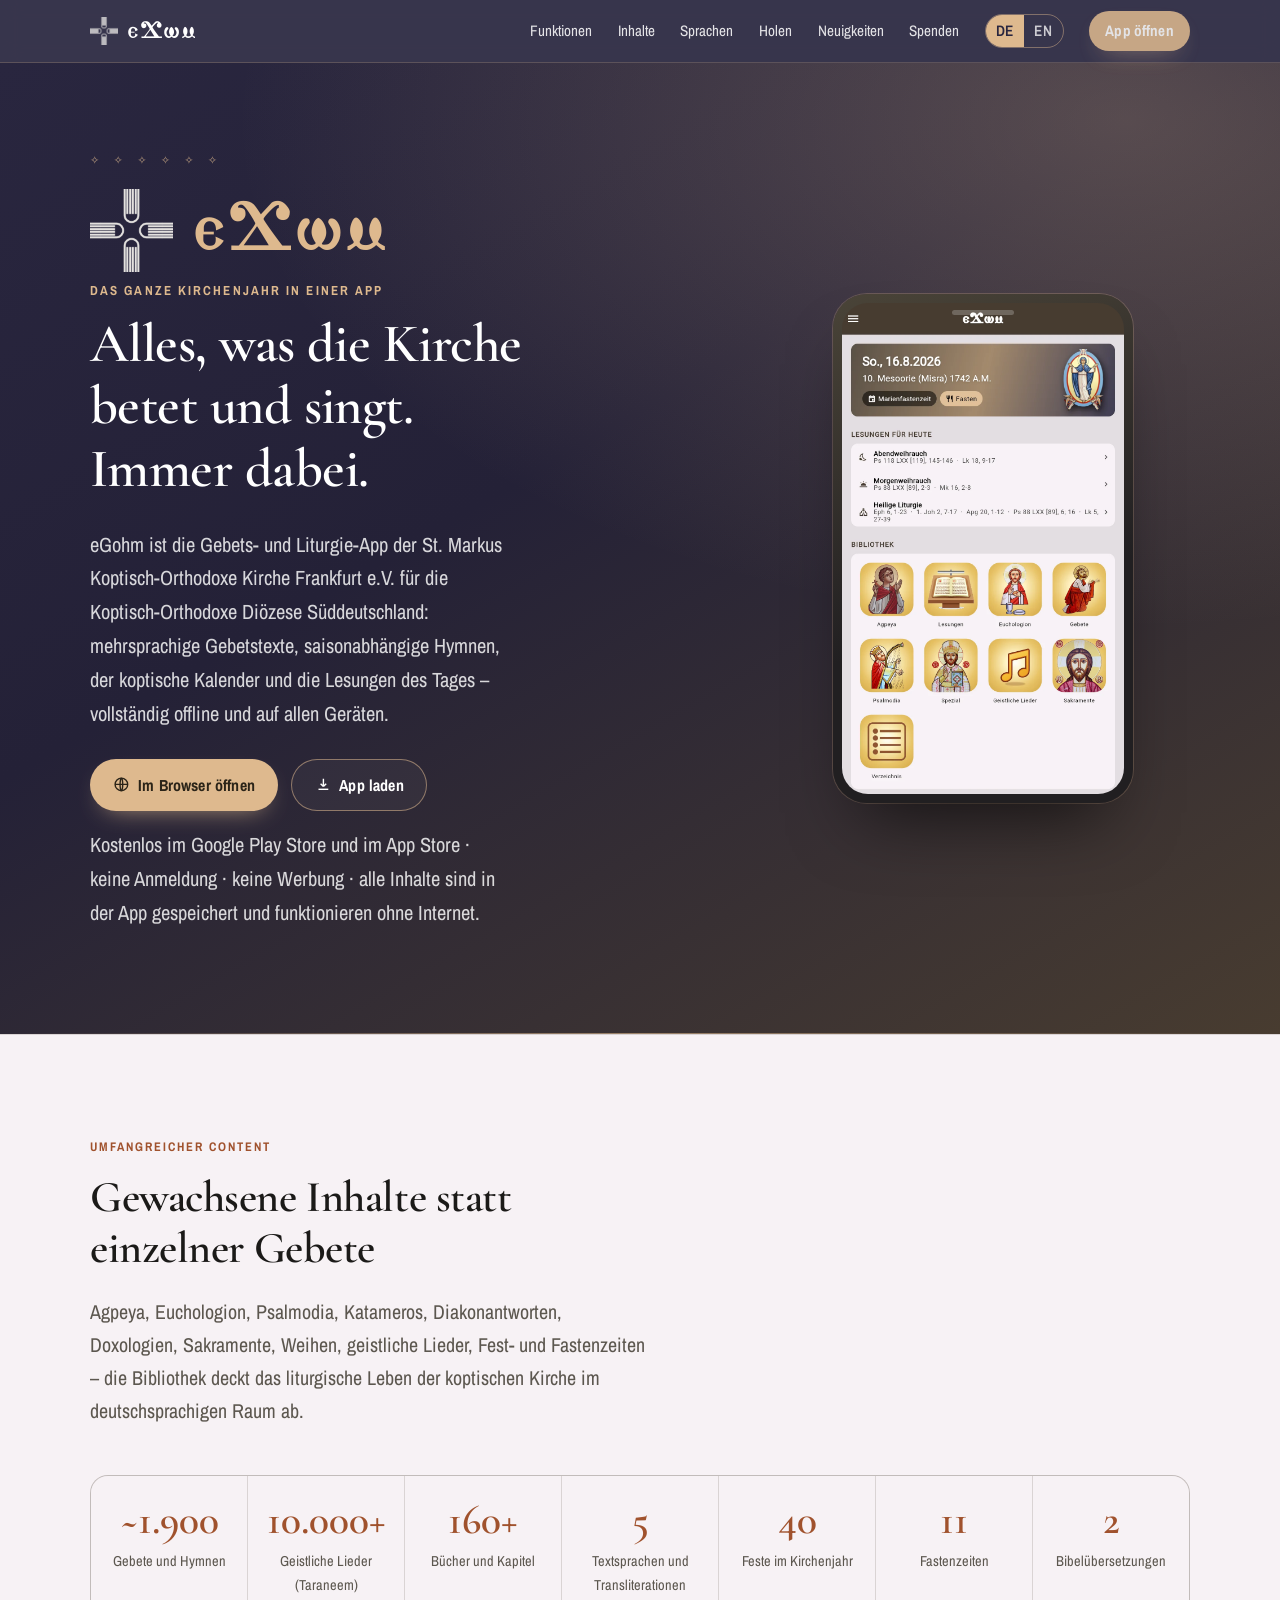
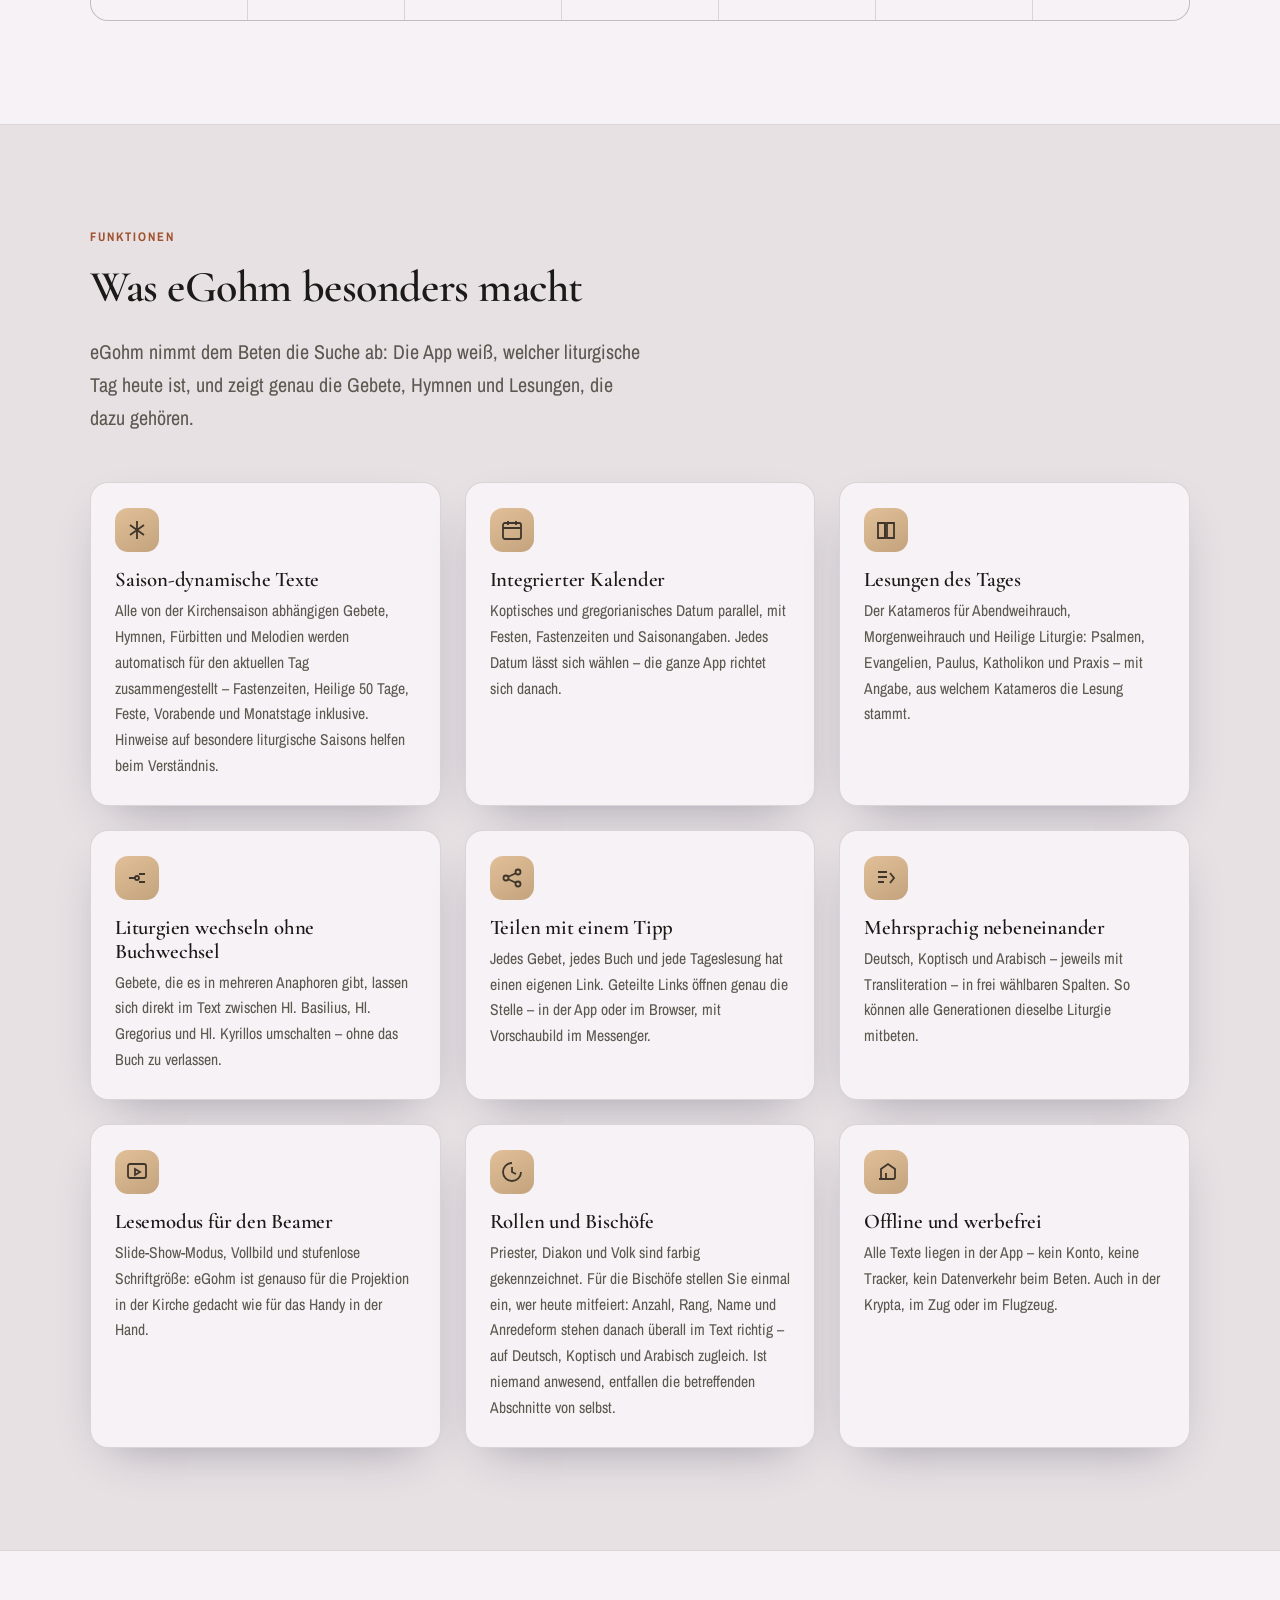
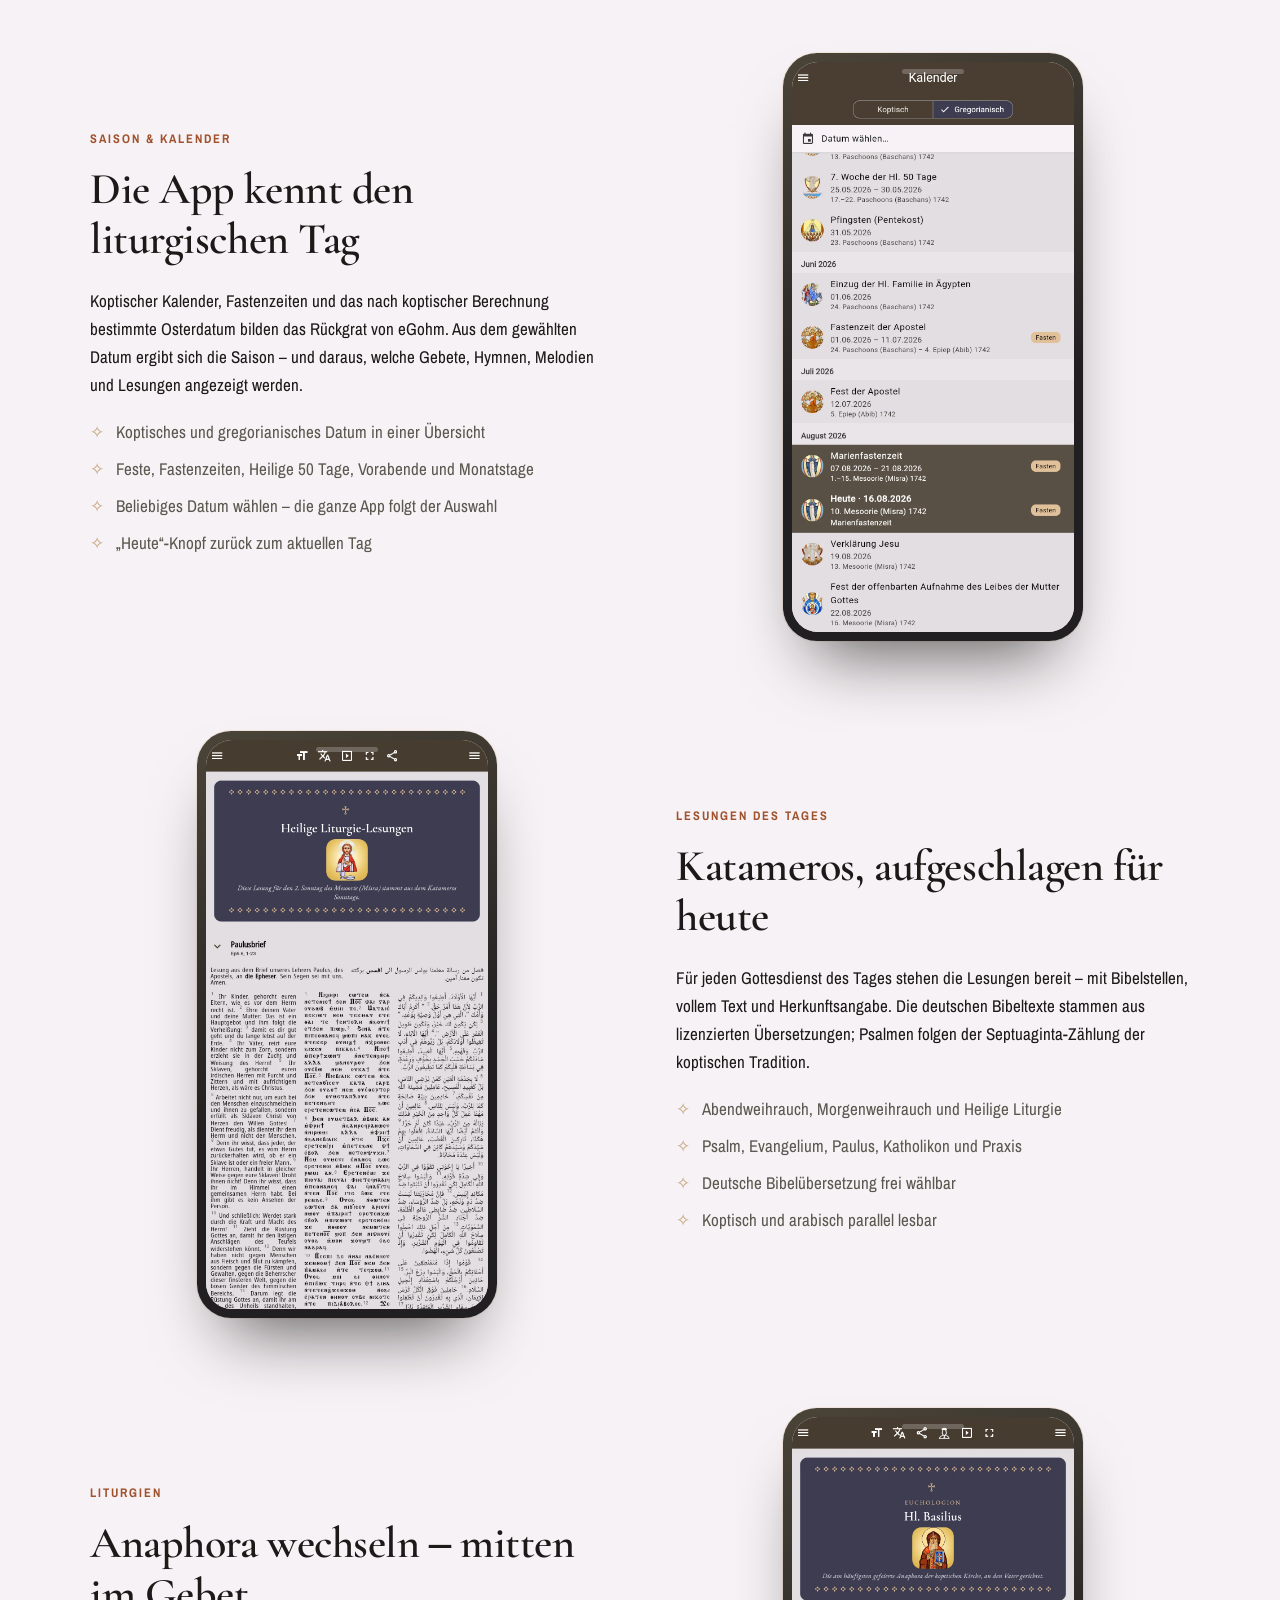
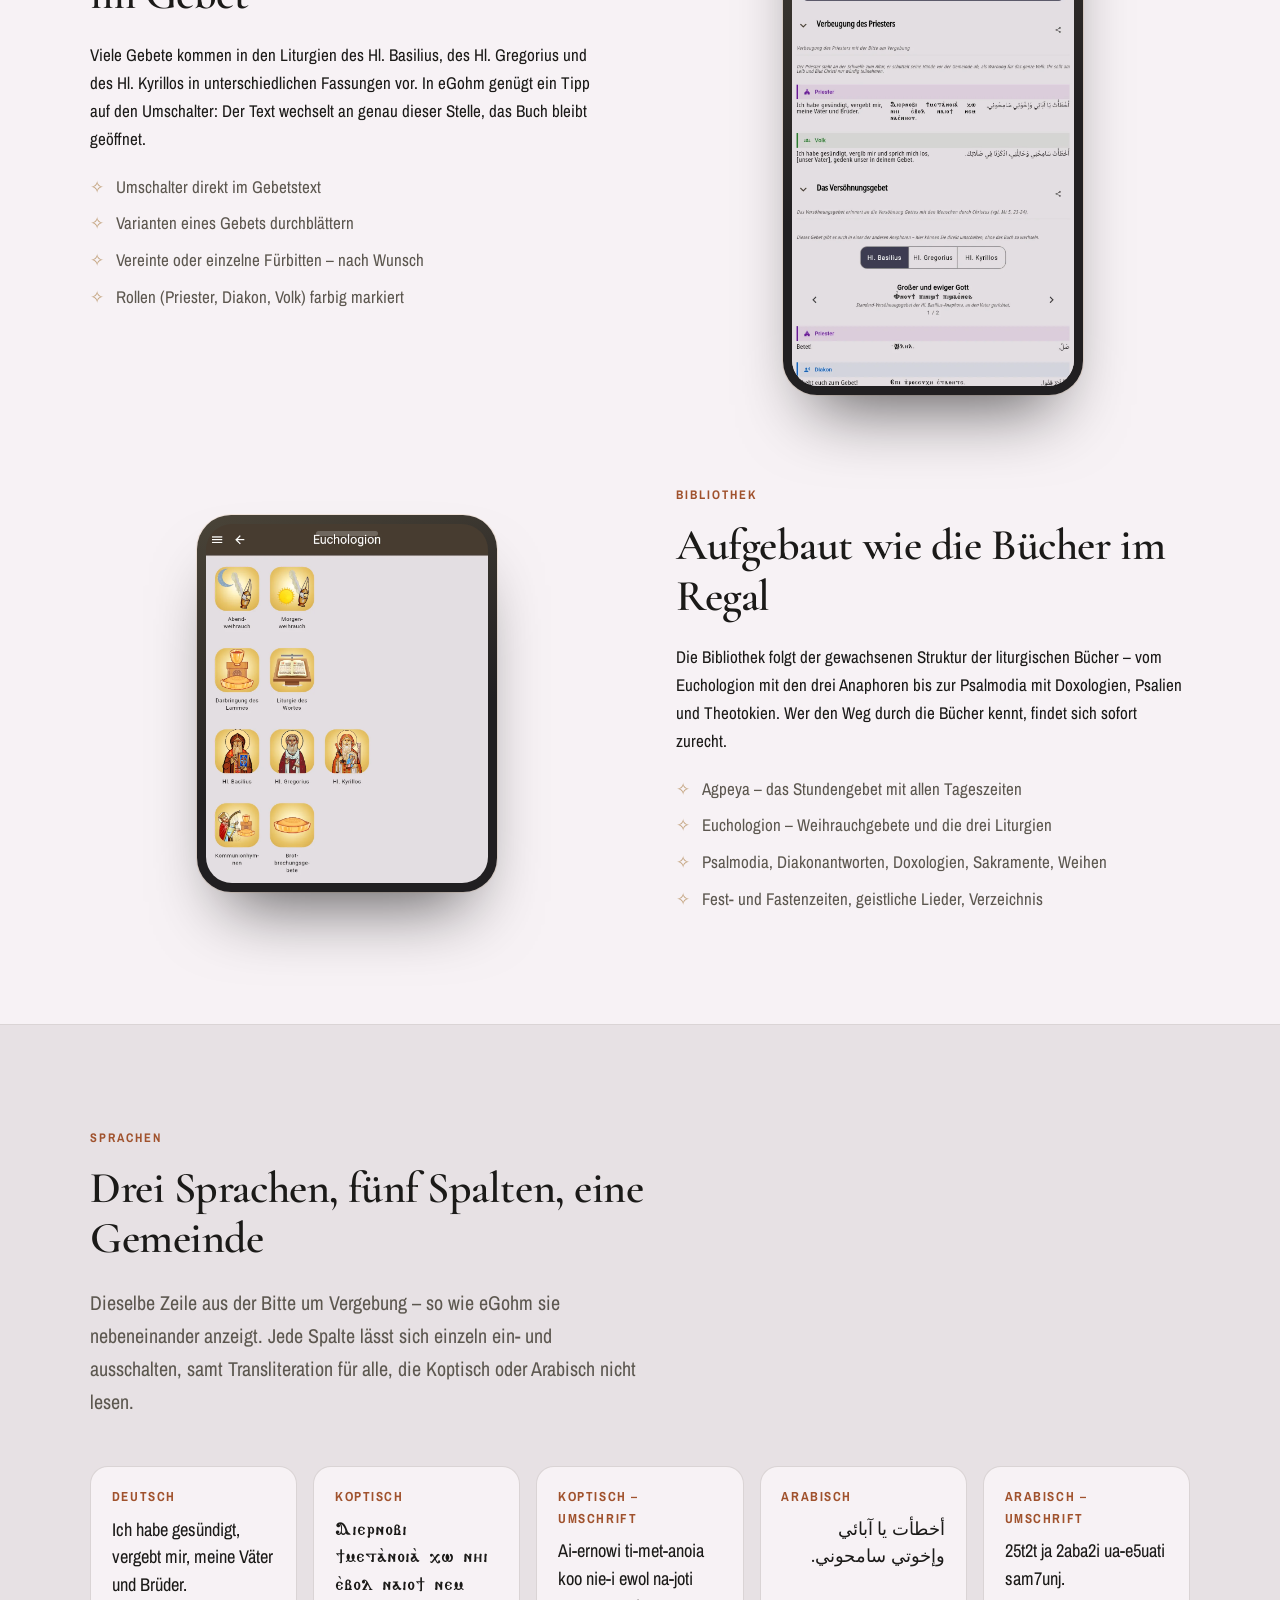
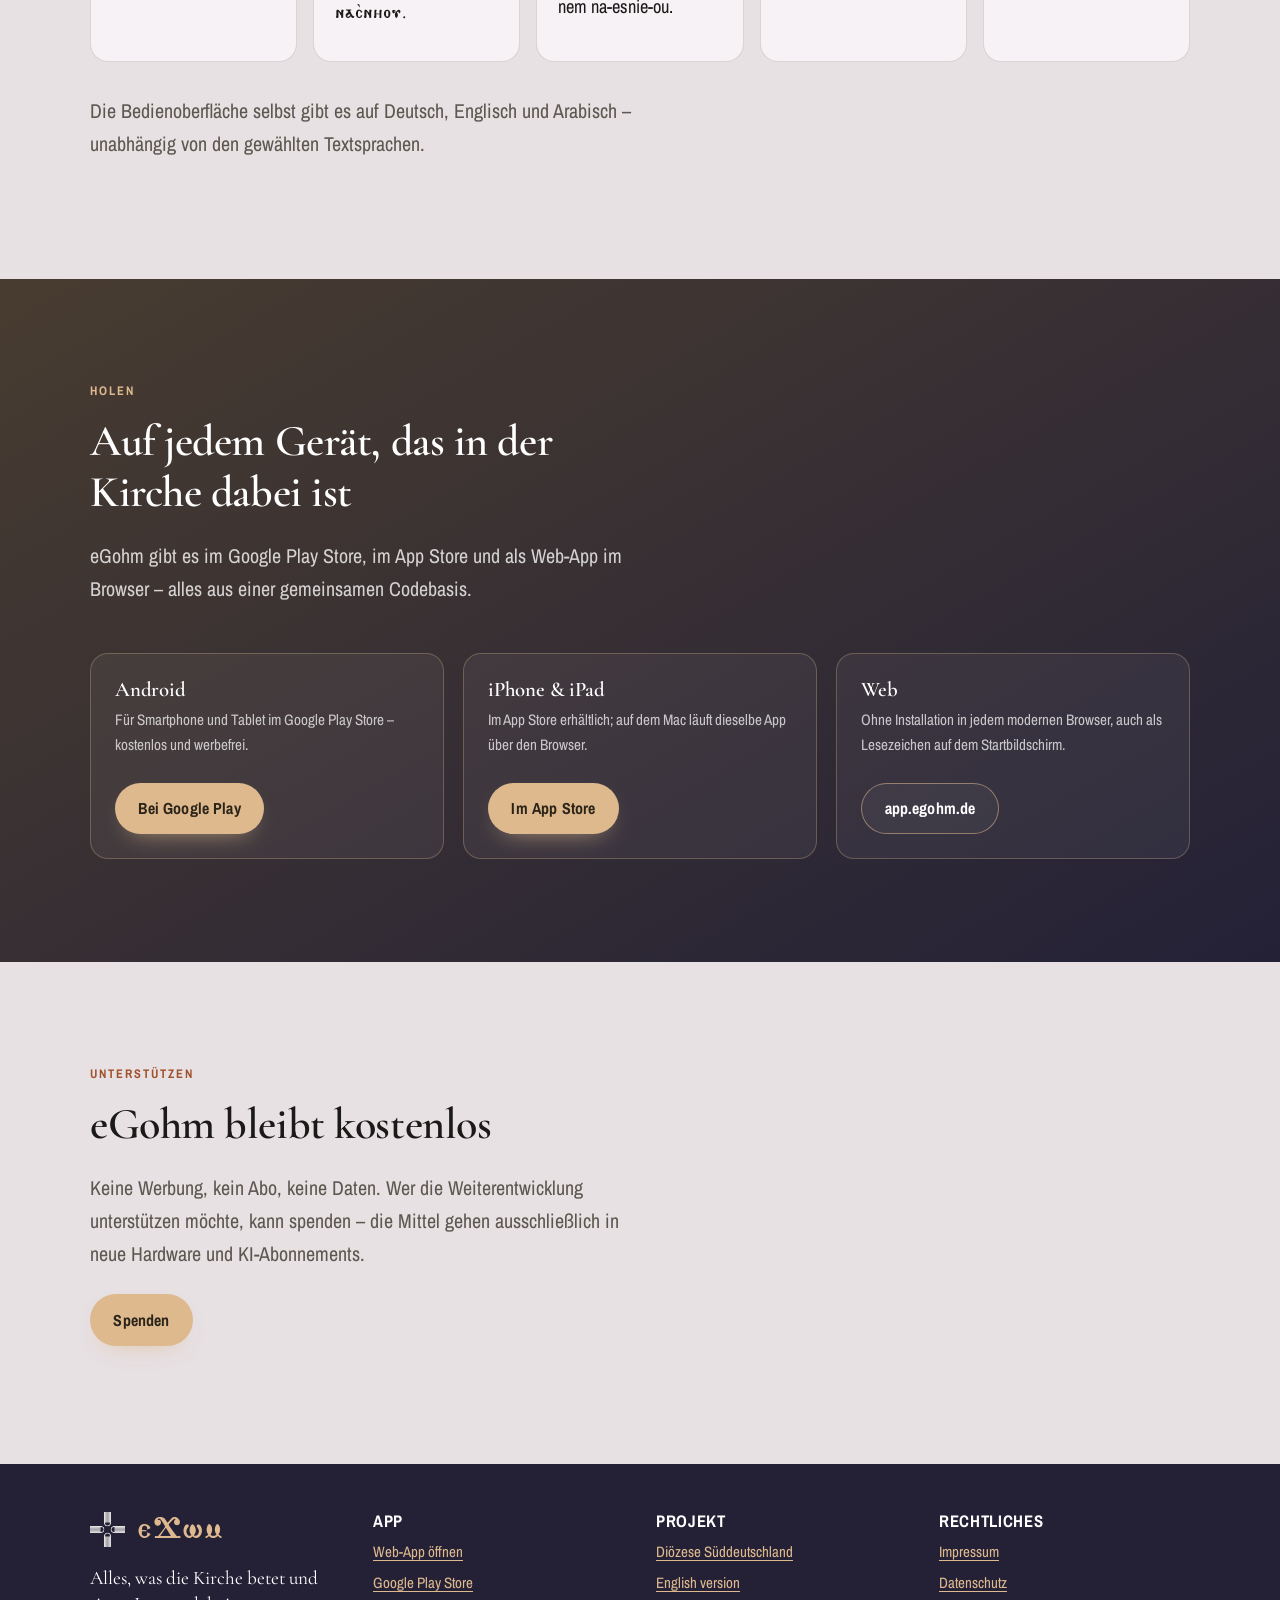
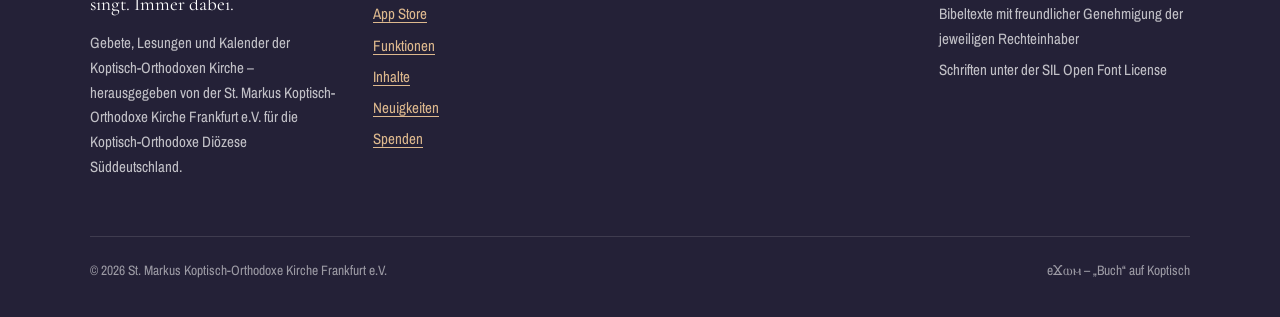
<file: index.html>
<!DOCTYPE html>
<html lang="de">
<head>
<meta charset="utf-8">
<meta name="viewport" content="width=device-width, initial-scale=1">
<title>eGohm – Gebete, Lesungen und Kalender der Koptisch-Orthodoxen Kirche</title>
<meta name="description" content="eGohm (eϪⲱⲙ) ist die Liturgie-App der St. Markus Koptisch-Orthodoxe Kirche Frankfurt e.V. für die Diözese Süddeutschland: mehrsprachige Gebete (Deutsch, Koptisch, Arabisch), saisonabhängige Hymnen, koptischer Kalender und die Lesungen des Tages – offline auf Web, Android, iOS und macOS.">
<link rel="canonical" href="https://egohm.de/">
<link rel="alternate" hreflang="de" href="./">
<link rel="alternate" hreflang="en" href="./en/">
<meta name="theme-color" content="#29263f">
<meta property="og:type" content="website">
<meta property="og:site_name" content="eGohm">
<meta property="og:locale" content="de_DE">
<meta property="og:title" content="eGohm – Liturgie-App der Koptisch-Orthodoxen Kirche">
<meta property="og:description" content="Alles, was die Kirche betet und singt. Immer dabei. Mehrsprachige Gebete, saisonabhängige Hymnen, koptischer Kalender und die Lesungen des Tages – offline, auf allen Geräten.">
<meta property="og:image" content="assets/img/og-image.png">
<meta name="twitter:card" content="summary_large_image">
<link rel="icon" href="assets/img/app-icon.png" type="image/png">
<link rel="apple-touch-icon" href="assets/img/app-icon.png">
<link rel="preload" href="assets/fonts/cormorantgaramond-latin.woff2" as="font" type="font/woff2" crossorigin>
<link rel="stylesheet" href="assets/css/style.css">
<!-- Einblend-Animation nur mit JavaScript; ohne JS bleiben alle Blöcke sichtbar. -->
<script>if('IntersectionObserver' in window)document.documentElement.classList.add('js');</script>
</head>
<body>

<header class="site-header">
  <div class="wrap">
    <a class="wordmark" href="./" aria-label="eGohm – Startseite"><img src="assets/img/logo-light.png" width="256" height="256" alt="">eϪⲱⲙ</a>
    <nav class="site-nav" aria-label="Hauptnavigation">
      <a href="#funktionen">Funktionen</a>
      <a href="#inhalte">Inhalte</a>
      <a href="#sprachen">Sprachen</a>
      <a href="#download">Holen</a>
      <a href="neuigkeiten/">Neuigkeiten</a>
      <a href="spenden/">Spenden</a>
      <span class="lang-switch">
        <a href="./" aria-current="true" hreflang="de">DE</a>
        <a href="./en/" hreflang="en">EN</a>
      </span>
      <a class="btn btn--primary btn--sm" href="https://app.egohm.de">App öffnen</a>
    </nav>
  </div>
</header>

<main>

  <!-- ================= Hero ================= -->
  <section class="hero">
    <div class="wrap">
      <div>
        <div class="ornament" aria-hidden="true">✧ ✧ ✧ ✧ ✧ ✧</div>
        <div class="hero-lockup">
          <img src="assets/img/logo-light.png" width="256" height="256" alt="">
          <span class="hero-coptic">eϪⲱⲙ</span>
        </div>
        <p class="eyebrow">Das ganze Kirchenjahr in einer App</p>
        <h1 class="hero-claim">
          <span>Alles, was die Kirche betet und singt.</span>
          <span>Immer dabei.</span>
        </h1>
        <p>
          eGohm ist die Gebets- und Liturgie-App der St. Markus Koptisch-Orthodoxe
          Kirche Frankfurt e.V. für die Koptisch-Orthodoxe Diözese Süddeutschland:
          mehrsprachige Gebetstexte, saisonabhängige Hymnen, der koptische Kalender
          und die Lesungen des Tages – vollständig offline und auf allen Geräten.
        </p>
        <div class="hero-actions">
          <a class="btn btn--primary" href="https://app.egohm.de">
            <svg viewBox="0 0 24 24" fill="none" stroke="currentColor" stroke-width="2" aria-hidden="true"><circle cx="12" cy="12" r="9"/><path d="M3 12h18M12 3c2.5 2.7 2.5 15.3 0 18M12 3c-2.5 2.7-2.5 15.3 0 18"/></svg>
            Im Browser öffnen
          </a>
          <a class="btn btn--ghost" href="#download">
            <svg viewBox="0 0 24 24" fill="none" stroke="currentColor" stroke-width="2" aria-hidden="true"><path d="M12 4v11m0 0 4-4m-4 4-4-4"/><path d="M5 19h14"/></svg>
            App laden
          </a>
        </div>
        <p class="hero-note">
          Kostenlos im Google Play Store und im App Store · keine Anmeldung · keine
          Werbung · alle Inhalte sind in der App gespeichert und funktionieren ohne
          Internet.
        </p>
      </div>
      <div class="hero-visual">
        <div class="phone">
          <img src="assets/img/screen-home.webp" width="1000" height="1740"
               alt="Startseite von eGohm mit liturgischem Tagesdatum, den Lesungen für heute und der Bibliothek.">
        </div>
      </div>
    </div>
  </section>

  <!-- ================= Kennzahlen ================= -->
  <section class="section section--alt" id="inhalte">
    <div class="wrap">
      <div class="section-head reveal">
        <p class="eyebrow">Umfangreicher Content</p>
        <h2>Gewachsene Inhalte statt einzelner Gebete</h2>
        <p class="lead">
          Agpeya, Euchologion, Psalmodia, Katameros, Diakonantworten, Doxologien,
          Sakramente, Weihen, geistliche Lieder, Fest- und Fastenzeiten – die Bibliothek
          deckt das liturgische Leben der koptischen Kirche im deutschsprachigen Raum ab.
        </p>
      </div>
      <div class="stats reveal">
        <div class="stat"><b>~1.900</b><span>Gebete und Hymnen</span></div>
        <div class="stat"><b>10.000+</b><span>Geistliche Lieder (Taraneem)</span></div>
        <div class="stat"><b>160+</b><span>Bücher und Kapitel</span></div>
        <div class="stat"><b>5</b><span>Textsprachen und Transliterationen</span></div>
        <div class="stat"><b>40</b><span>Feste im Kirchenjahr</span></div>
        <div class="stat"><b>11</b><span>Fastenzeiten</span></div>
        <div class="stat"><b>2</b><span>Bibelübersetzungen</span></div>
      </div>
    </div>
  </section>

  <!-- ================= Funktionen ================= -->
  <section class="section" id="funktionen">
    <div class="wrap">
      <div class="section-head reveal">
        <p class="eyebrow">Funktionen</p>
        <h2>Was eGohm besonders macht</h2>
        <p class="lead">
          eGohm nimmt dem Beten die Suche ab: Die App weiß, welcher liturgische Tag
          heute ist, und zeigt genau die Gebete, Hymnen und Lesungen, die dazu gehören.
        </p>
      </div>

      <div class="cards">
        <article class="card reveal">
          <div class="card-icon"><svg viewBox="0 0 24 24" fill="none" stroke="currentColor" stroke-width="1.8" aria-hidden="true"><path d="M12 3v18M5 7l14 10M19 7 5 17"/></svg></div>
          <h3>Saison-dynamische Texte</h3>
          <p>
            Alle von der Kirchensaison abhängigen Gebete, Hymnen, Fürbitten und
            Melodien werden automatisch für den aktuellen Tag zusammengestellt –
            Fastenzeiten, Heilige 50 Tage, Feste, Vorabende und Monatstage inklusive.
            Hinweise auf besondere liturgische Saisons helfen beim Verständnis.
          </p>
        </article>

        <article class="card reveal">
          <div class="card-icon"><svg viewBox="0 0 24 24" fill="none" stroke="currentColor" stroke-width="1.8" aria-hidden="true"><rect x="3" y="5" width="18" height="16" rx="2"/><path d="M3 10h18M8 3v4M16 3v4"/></svg></div>
          <h3>Integrierter Kalender</h3>
          <p>
            Koptisches und gregorianisches Datum parallel, mit Festen, Fastenzeiten
            und Saisonangaben. Jedes Datum lässt sich wählen – die ganze App richtet
            sich danach.
          </p>
        </article>

        <article class="card reveal">
          <div class="card-icon"><svg viewBox="0 0 24 24" fill="none" stroke="currentColor" stroke-width="1.8" aria-hidden="true"><path d="M4 5h7v15H4zM13 5h7v15h-7z"/><path d="M11 5v15"/></svg></div>
          <h3>Lesungen des Tages</h3>
          <p>
            Der Katameros für Abendweihrauch, Morgenweihrauch und Heilige Liturgie:
            Psalmen, Evangelien, Paulus, Katholikon und Praxis – mit Angabe, aus
            welchem Katameros die Lesung stammt.
          </p>
        </article>

        <article class="card reveal">
          <div class="card-icon"><svg viewBox="0 0 24 24" fill="none" stroke="currentColor" stroke-width="1.8" aria-hidden="true"><path d="M4 12h6M14 8h6M14 16h6"/><circle cx="12" cy="12" r="2"/></svg></div>
          <h3>Liturgien wechseln ohne Buchwechsel</h3>
          <p>
            Gebete, die es in mehreren Anaphoren gibt, lassen sich direkt im Text
            zwischen Hl. Basilius, Hl. Gregorius und Hl. Kyrillos umschalten – ohne
            das Buch zu verlassen.
          </p>
        </article>

        <article class="card reveal">
          <div class="card-icon"><svg viewBox="0 0 24 24" fill="none" stroke="currentColor" stroke-width="1.8" aria-hidden="true"><circle cx="6" cy="12" r="2.5"/><circle cx="18" cy="6" r="2.5"/><circle cx="18" cy="18" r="2.5"/><path d="m8.2 10.8 7.6-3.6M8.2 13.2l7.6 3.6"/></svg></div>
          <h3>Teilen mit einem Tipp</h3>
          <p>
            Jedes Gebet, jedes Buch und jede Tageslesung hat einen eigenen Link.
            Geteilte Links öffnen genau die Stelle – in der App oder im Browser,
            mit Vorschaubild im Messenger.
          </p>
        </article>

        <article class="card reveal">
          <div class="card-icon"><svg viewBox="0 0 24 24" fill="none" stroke="currentColor" stroke-width="1.8" aria-hidden="true"><path d="M4 6h9M4 11h9M4 16h6"/><path d="M16 7l4 5-4 5"/></svg></div>
          <h3>Mehrsprachig nebeneinander</h3>
          <p>
            Deutsch, Koptisch und Arabisch – jeweils mit Transliteration – in frei
            wählbaren Spalten. So können alle Generationen dieselbe Liturgie
            mitbeten.
          </p>
        </article>

        <article class="card reveal">
          <div class="card-icon"><svg viewBox="0 0 24 24" fill="none" stroke="currentColor" stroke-width="1.8" aria-hidden="true"><rect x="3" y="4" width="18" height="14" rx="2"/><path d="m10 9 5 3-5 3z"/></svg></div>
          <h3>Lesemodus für den Beamer</h3>
          <p>
            Slide-Show-Modus, Vollbild und stufenlose Schriftgröße: eGohm ist genauso
            für die Projektion in der Kirche gedacht wie für das Handy in der Hand.
          </p>
        </article>

        <article class="card reveal">
          <div class="card-icon"><svg viewBox="0 0 24 24" fill="none" stroke="currentColor" stroke-width="1.8" aria-hidden="true"><path d="M12 3a9 9 0 1 0 9 9"/><path d="M12 7v5l4 2"/></svg></div>
          <h3>Rollen und Bischöfe</h3>
          <p>
            Priester, Diakon und Volk sind farbig gekennzeichnet. Für die Bischöfe
            stellen Sie einmal ein, wer heute mitfeiert: Anzahl, Rang, Name und
            Anredeform stehen danach überall im Text richtig – auf Deutsch,
            Koptisch und Arabisch zugleich. Ist niemand anwesend, entfallen die
            betreffenden Abschnitte von selbst.
          </p>
        </article>

        <article class="card reveal">
          <div class="card-icon"><svg viewBox="0 0 24 24" fill="none" stroke="currentColor" stroke-width="1.8" aria-hidden="true"><path d="M5 19h14a2 2 0 0 0 2-2V9l-7-5-7 5v8a2 2 0 0 0 2 2z"/><path d="M12 19v-6"/></svg></div>
          <h3>Offline und werbefrei</h3>
          <p>
            Alle Texte liegen in der App – kein Konto, keine Tracker, kein Datenverkehr
            beim Beten. Auch in der Krypta, im Zug oder im Flugzeug.
          </p>
        </article>
      </div>
    </div>
  </section>

  <!-- ================= Detailblöcke ================= -->
  <section class="section section--alt">
    <div class="wrap">

      <div class="split reveal">
        <div class="split-text">
          <p class="eyebrow">Saison &amp; Kalender</p>
          <h2>Die App kennt den liturgischen Tag</h2>
          <p>
            Koptischer Kalender, Fastenzeiten und das nach koptischer Berechnung
            bestimmte Osterdatum bilden das Rückgrat von eGohm. Aus dem gewählten
            Datum ergibt sich die Saison – und daraus, welche Gebete, Hymnen,
            Melodien und Lesungen angezeigt werden.
          </p>
          <ul>
            <li>Koptisches und gregorianisches Datum in einer Übersicht</li>
            <li>Feste, Fastenzeiten, Heilige 50 Tage, Vorabende und Monatstage</li>
            <li>Beliebiges Datum wählen – die ganze App folgt der Auswahl</li>
            <li>„Heute“-Knopf zurück zum aktuellen Tag</li>
          </ul>
        </div>
        <div class="split-visual">
          <div class="phone phone--tall">
            <img src="assets/img/screen-calendar.webp" width="1000" height="2020" loading="lazy"
                 alt="Kalenderansicht mit koptischen und gregorianischen Daten, Festen und Fastenzeiten.">
          </div>
        </div>
      </div>

      <div class="split split--reverse reveal">
        <div class="split-text">
          <p class="eyebrow">Lesungen des Tages</p>
          <h2>Katameros, aufgeschlagen für heute</h2>
          <p>
            Für jeden Gottesdienst des Tages stehen die Lesungen bereit – mit
            Bibelstellen, vollem Text und Herkunftsangabe. Die deutschen Bibeltexte
            stammen aus lizenzierten Übersetzungen; Psalmen folgen der
            Septuaginta-Zählung der koptischen Tradition.
          </p>
          <ul>
            <li>Abendweihrauch, Morgenweihrauch und Heilige Liturgie</li>
            <li>Psalm, Evangelium, Paulus, Katholikon und Praxis</li>
            <li>Deutsche Bibelübersetzung frei wählbar</li>
            <li>Koptisch und arabisch parallel lesbar</li>
          </ul>
        </div>
        <div class="split-visual">
          <div class="phone phone--tall">
            <img src="assets/img/screen-reading.webp" width="1000" height="2020" loading="lazy"
                 alt="Lesungen der Heiligen Liturgie mit deutschem, koptischem und arabischem Text in drei Spalten.">
          </div>
        </div>
      </div>

      <div class="split reveal">
        <div class="split-text">
          <p class="eyebrow">Liturgien</p>
          <h2>Anaphora wechseln – mitten im Gebet</h2>
          <p>
            Viele Gebete kommen in den Liturgien des Hl. Basilius, des Hl. Gregorius
            und des Hl. Kyrillos in unterschiedlichen Fassungen vor. In eGohm genügt
            ein Tipp auf den Umschalter: Der Text wechselt an genau dieser Stelle,
            das Buch bleibt geöffnet.
          </p>
          <ul>
            <li>Umschalter direkt im Gebetstext</li>
            <li>Varianten eines Gebets durchblättern</li>
            <li>Vereinte oder einzelne Fürbitten – nach Wunsch</li>
            <li>Rollen (Priester, Diakon, Volk) farbig markiert</li>
          </ul>
        </div>
        <div class="split-visual">
          <div class="phone phone--tall">
            <img src="assets/img/screen-basil.webp" width="1000" height="2020" loading="lazy"
                 alt="Liturgie des Hl. Basilius mit Umschalter zwischen Hl. Basilius, Hl. Gregorius und Hl. Kyrillos.">
          </div>
        </div>
      </div>

      <div class="split split--reverse reveal">
        <div class="split-text">
          <p class="eyebrow">Bibliothek</p>
          <h2>Aufgebaut wie die Bücher im Regal</h2>
          <p>
            Die Bibliothek folgt der gewachsenen Struktur der liturgischen Bücher –
            vom Euchologion mit den drei Anaphoren bis zur Psalmodia mit
            Doxologien, Psalien und Theotokien. Wer den Weg durch die Bücher kennt,
            findet sich sofort zurecht.
          </p>
          <ul>
            <li>Agpeya – das Stundengebet mit allen Tageszeiten</li>
            <li>Euchologion – Weihrauchgebete und die drei Liturgien</li>
            <li>Psalmodia, Diakonantworten, Doxologien, Sakramente, Weihen</li>
            <li>Fest- und Fastenzeiten, geistliche Lieder, Verzeichnis</li>
          </ul>
        </div>
        <div class="split-visual">
          <div class="phone">
            <img src="assets/img/screen-library.webp" width="1000" height="1275" loading="lazy"
                 alt="Bibliotheksansicht des Euchologion mit den Büchern der drei Liturgien.">
          </div>
        </div>
      </div>

    </div>
  </section>

  <!-- ================= Sprachen ================= -->
  <section class="section" id="sprachen">
    <div class="wrap">
      <div class="section-head reveal">
        <p class="eyebrow">Sprachen</p>
        <h2>Drei Sprachen, fünf Spalten, eine Gemeinde</h2>
        <p class="lead">
          Dieselbe Zeile aus der Bitte um Vergebung – so wie eGohm sie nebeneinander
          anzeigt. Jede Spalte lässt sich einzeln ein- und ausschalten, samt
          Transliteration für alle, die Koptisch oder Arabisch nicht lesen.
        </p>
      </div>
      <div class="langs reveal">
        <div class="lang-card">
          <b>Deutsch</b>
          <p class="sample">Ich habe gesündigt, vergebt mir, meine Väter und Brüder.</p>
        </div>
        <div class="lang-card">
          <b>Koptisch</b>
          <p class="sample sample--cop" lang="cop">Ⲁⲓⲉⲣⲛⲟⲃⲓ ϯⲙⲉⲧⲁ̀ⲛⲟⲓⲁ̀ ⲭⲱ ⲛⲏⲓ ⲉ̀ⲃⲟⲗ ⲛⲁⲓⲟϯ ⲛⲉⲙ ⲛⲁⲥ̀ⲛⲏⲟⲩ.</p>
        </div>
        <div class="lang-card">
          <b>Koptisch – Umschrift</b>
          <p class="sample">Ai-ernowi ti-met-anoia koo nie-i ewol na-joti nem na-esnie-ou.</p>
        </div>
        <div class="lang-card">
          <b>Arabisch</b>
          <p class="sample sample--ara" lang="ar" dir="rtl">أخطأت يا آبائي وإخوتي سامحوني.</p>
        </div>
        <div class="lang-card">
          <b>Arabisch – Umschrift</b>
          <p class="sample">25t2t ja 2aba2i ua-e5uati sam7unj.</p>
        </div>
      </div>
      <p class="lead reveal" style="margin-top:2rem">
        Die Bedienoberfläche selbst gibt es auf Deutsch, Englisch und Arabisch –
        unabhängig von den gewählten Textsprachen.
      </p>
    </div>
  </section>

  <!-- ================= Download ================= -->
  <section class="section section--dark" id="download">
    <div class="wrap">
      <div class="section-head reveal">
        <p class="eyebrow">Holen</p>
        <h2>Auf jedem Gerät, das in der Kirche dabei ist</h2>
        <p class="lead">
          eGohm gibt es im Google Play Store, im App Store und als Web-App im
          Browser – alles aus einer gemeinsamen Codebasis.
        </p>
      </div>
      <div class="download-grid reveal">
        <div class="platform">
          <h3>Android</h3>
          <p>Für Smartphone und Tablet im Google Play Store – kostenlos und werbefrei.</p>
          <a class="btn btn--primary" href="https://play.google.com/store/apps/details?id=de.kopten.app">Bei Google Play</a>
        </div>
        <div class="platform">
          <h3>iPhone &amp; iPad</h3>
          <p>Im App Store erhältlich; auf dem Mac läuft dieselbe App über den Browser.</p>
          <a class="btn btn--primary" href="https://apps.apple.com/us/app/egohm/id6444137697">Im App Store</a>
        </div>
        <div class="platform">
          <h3>Web</h3>
          <p>Ohne Installation in jedem modernen Browser, auch als Lesezeichen auf dem Startbildschirm.</p>
          <a class="btn btn--ghost" href="https://app.egohm.de">app.egohm.de</a>
        </div>
      </div>
    </div>
  </section>

  <!-- ================= Spenden-Hinweis ================= -->
  <section class="section">
    <div class="wrap">
      <div class="section-head reveal" style="margin-bottom:0">
        <p class="eyebrow">Unterstützen</p>
        <h2>eGohm bleibt kostenlos</h2>
        <p class="lead">
          Keine Werbung, kein Abo, keine Daten. Wer die Weiterentwicklung unterstützen
          möchte, kann spenden – die Mittel gehen ausschließlich in neue Hardware und
          KI-Abonnements.
        </p>
        <p style="margin-top:1.5rem">
          <a class="btn btn--primary" href="spenden/" style="color:#2b2418">Spenden</a>
        </p>
      </div>
    </div>
  </section>

</main>

<footer class="site-footer">
  <div class="wrap">
    <div class="footer-grid">
      <div>
        <a class="wordmark" href="./"><img src="assets/img/logo-light.png" width="256" height="256" alt="">eϪⲱⲙ</a>
        <p class="footer-claim">Alles, was die Kirche betet und singt. Immer dabei.</p>
        <p style="margin-top:0.8rem">
          Gebete, Lesungen und Kalender der Koptisch-Orthodoxen Kirche –
          herausgegeben von der St. Markus Koptisch-Orthodoxe Kirche Frankfurt e.V. für die
          Koptisch-Orthodoxe Diözese Süddeutschland.
        </p>
      </div>
      <div>
        <h3>App</h3>
        <ul>
          <li><a href="https://app.egohm.de">Web-App öffnen</a></li>
          <li><a href="https://play.google.com/store/apps/details?id=de.kopten.app">Google Play Store</a></li>
          <li><a href="https://apps.apple.com/us/app/egohm/id6444137697">App Store</a></li>
          <li><a href="#funktionen">Funktionen</a></li>
          <li><a href="#inhalte">Inhalte</a></li>
          <li><a href="neuigkeiten/">Neuigkeiten</a></li>
          <li><a href="spenden/">Spenden</a></li>
        </ul>
      </div>
      <div>
        <h3>Projekt</h3>
        <ul>          
          <li><a href="https://copticorthodox.church">Diözese Süddeutschland</a></li>
          <li><a href="./en/">English version</a></li>
        </ul>
      </div>
      <div>
        <h3>Rechtliches</h3>
        <ul>
          <li><a href="impressum/">Impressum</a></li>
          <li><a href="datenschutz/">Datenschutz</a></li>
          <li>Bibeltexte mit freundlicher Genehmigung der jeweiligen Rechteinhaber</li>
          <li>Schriften unter der SIL Open Font License</li>
        </ul>
      </div>
    </div>
    <div class="footer-bottom">
      <span>© <span data-year>2026</span> St. Markus Koptisch-Orthodoxe Kirche Frankfurt e.V.</span>
      <span>eϪⲱⲙ – „Buch“ auf Koptisch</span>
    </div>
  </div>
</footer>

<script src="assets/js/main.js" defer></script>
</body>
</html>
</file>
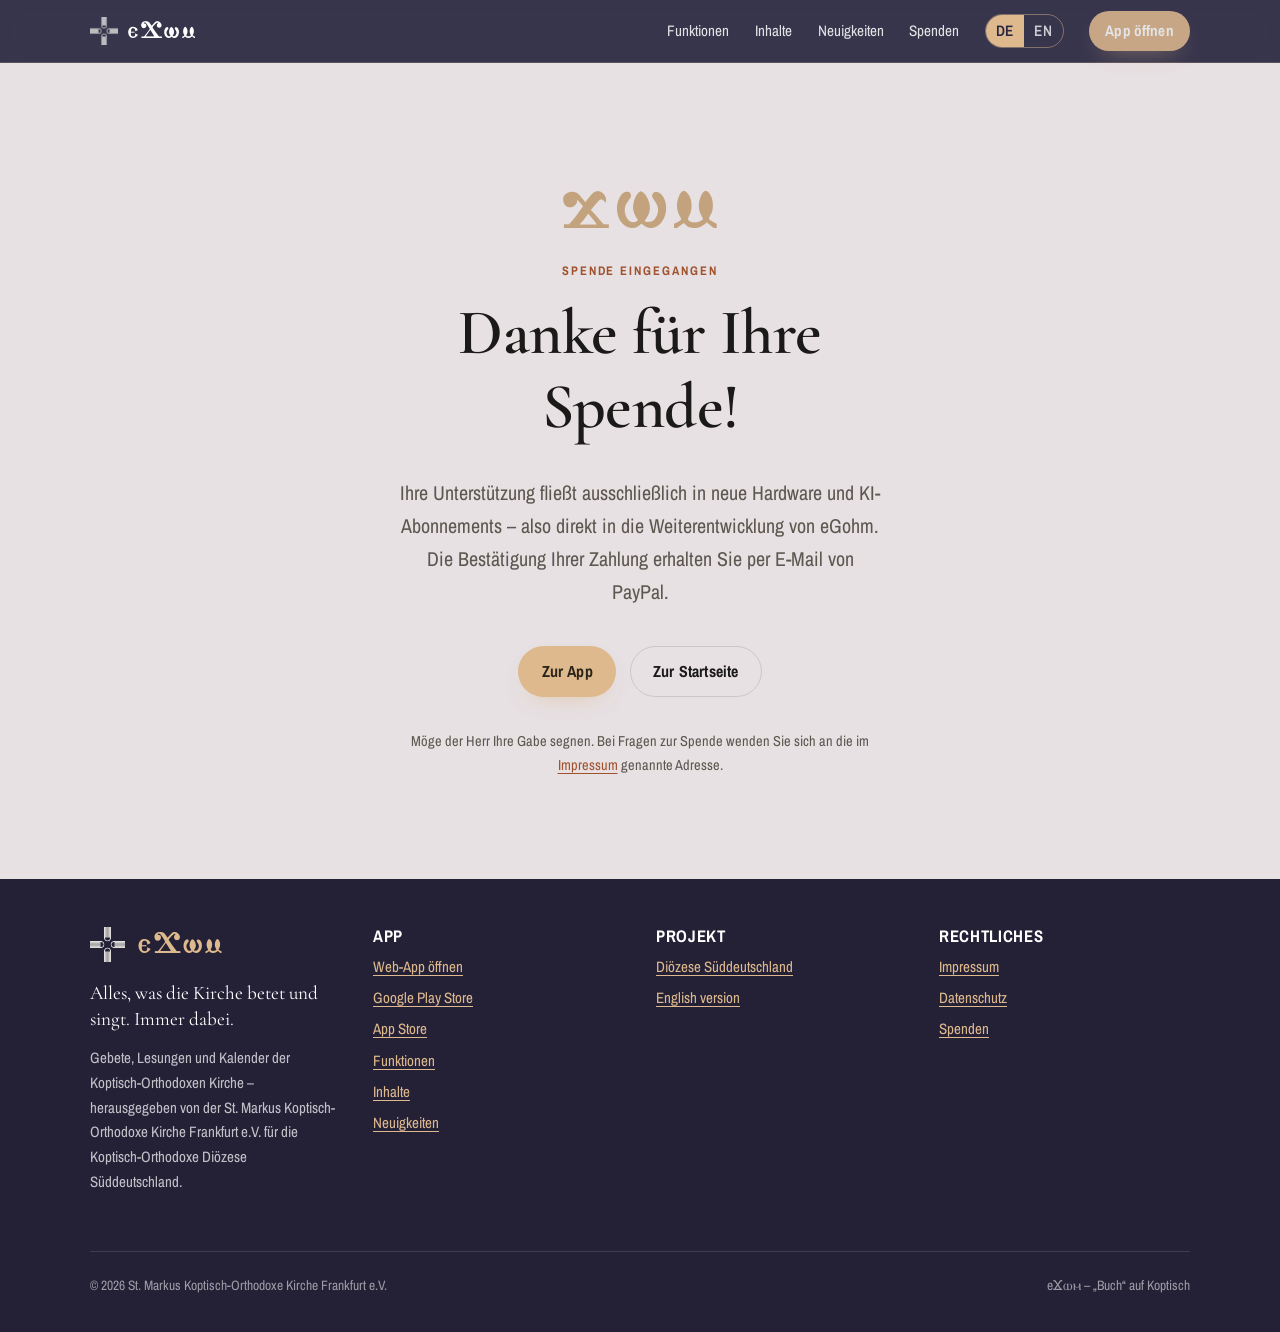
<file: danke/index.html>
<!DOCTYPE html>
<html lang="de">
<head>
<meta charset="utf-8">
<meta name="viewport" content="width=device-width, initial-scale=1">
<title>Danke für Ihre Spende – eGohm</title>
<meta name="description" content="Danke für Ihre Spende an eGohm. Sie hilft direkt bei der Weiterentwicklung der App.">
<link rel="alternate" hreflang="de" href="../danke/">
<link rel="alternate" hreflang="en" href="../en/thanks/">
<meta name="theme-color" content="#29263f">
<!-- Bestätigungsseite nach der PayPal-Zahlung: soll nicht im Index landen. -->
<meta name="robots" content="noindex, follow">
<link rel="icon" href="../assets/img/app-icon.png" type="image/png">
<link rel="apple-touch-icon" href="../assets/img/app-icon.png">
<link rel="stylesheet" href="../assets/css/style.css">
</head>
<body>

<header class="site-header">
  <div class="wrap">
    <a class="wordmark" href="../" aria-label="eGohm – Startseite"><img src="../assets/img/logo-light.png" width="256" height="256" alt="">eϪⲱⲙ</a>
    <nav class="site-nav" aria-label="Hauptnavigation">
      <a href="../#funktionen">Funktionen</a>
      <a href="../#inhalte">Inhalte</a>
      <a href="../neuigkeiten/">Neuigkeiten</a>
      <a href="../spenden/">Spenden</a>
      <span class="lang-switch">
        <a href="./" aria-current="true" hreflang="de">DE</a>
        <a href="../en/thanks/" hreflang="en">EN</a>
      </span>
      <a class="btn btn--primary btn--sm" href="https://app.egohm.de">App öffnen</a>
    </nav>
  </div>
</header>

<main>
  <section class="section">
    <div class="wrap">
      <div class="thanks">
        <div class="thanks-mark" aria-hidden="true">ϫⲱⲙ</div>
        <p class="eyebrow">Spende eingegangen</p>
        <h1>Danke für Ihre Spende!</h1>
        <p class="lead" style="margin-inline:auto">
          Ihre Unterstützung fließt ausschließlich in neue Hardware und
          KI-Abonnements – also direkt in die Weiterentwicklung von eGohm. Die
          Bestätigung Ihrer Zahlung erhalten Sie per E-Mail von PayPal.
        </p>
        <div style="margin-top:2rem">
          <a class="btn btn--primary" href="https://app.egohm.de">Zur App</a>
          <a class="btn btn--ghost" href="../" style="border-color:var(--border);color:var(--text);background:transparent">Zur Startseite</a>
        </div>
        <p class="donate-note" style="margin-top:2rem">
          Möge der Herr Ihre Gabe segnen. Bei Fragen zur Spende wenden Sie sich an die
          im <a href="../impressum/">Impressum</a> genannte Adresse.
        </p>
      </div>
    </div>
  </section>
</main>

<footer class="site-footer">
  <div class="wrap">
    <div class="footer-grid">
      <div>
        <a class="wordmark" href="../"><img src="../assets/img/logo-light.png" width="256" height="256" alt="">eϪⲱⲙ</a>
        <p class="footer-claim">Alles, was die Kirche betet und singt. Immer dabei.</p>
        <p style="margin-top:0.8rem">
          Gebete, Lesungen und Kalender der Koptisch-Orthodoxen Kirche –
          herausgegeben von der St. Markus Koptisch-Orthodoxe Kirche Frankfurt e.V. für die
          Koptisch-Orthodoxe Diözese Süddeutschland.
        </p>
      </div>
      <div>
        <h3>App</h3>
        <ul>
          <li><a href="https://app.egohm.de">Web-App öffnen</a></li>
          <li><a href="https://play.google.com/store/apps/details?id=de.kopten.app">Google Play Store</a></li>
          <li><a href="https://apps.apple.com/us/app/egohm/id6444137697">App Store</a></li>
          <li><a href="../#funktionen">Funktionen</a></li>
          <li><a href="../#inhalte">Inhalte</a></li>
          <li><a href="../neuigkeiten/">Neuigkeiten</a></li>
        </ul>
      </div>
      <div>
        <h3>Projekt</h3>
        <ul>
          <li><a href="https://copticorthodox.church">Diözese Süddeutschland</a></li>
          <li><a href="../en/thanks/">English version</a></li>
        </ul>
      </div>
      <div>
        <h3>Rechtliches</h3>
        <ul>
          <li><a href="../impressum/">Impressum</a></li>
          <li><a href="../datenschutz/">Datenschutz</a></li>
          <li><a href="../spenden/">Spenden</a></li>
        </ul>
      </div>
    </div>
    <div class="footer-bottom">
      <span>© <span data-year>2026</span> St. Markus Koptisch-Orthodoxe Kirche Frankfurt e.V.</span>
      <span>eϪⲱⲙ – „Buch“ auf Koptisch</span>
    </div>
  </div>
</footer>

<script src="../assets/js/main.js" defer></script>
</body>
</html>
</file>
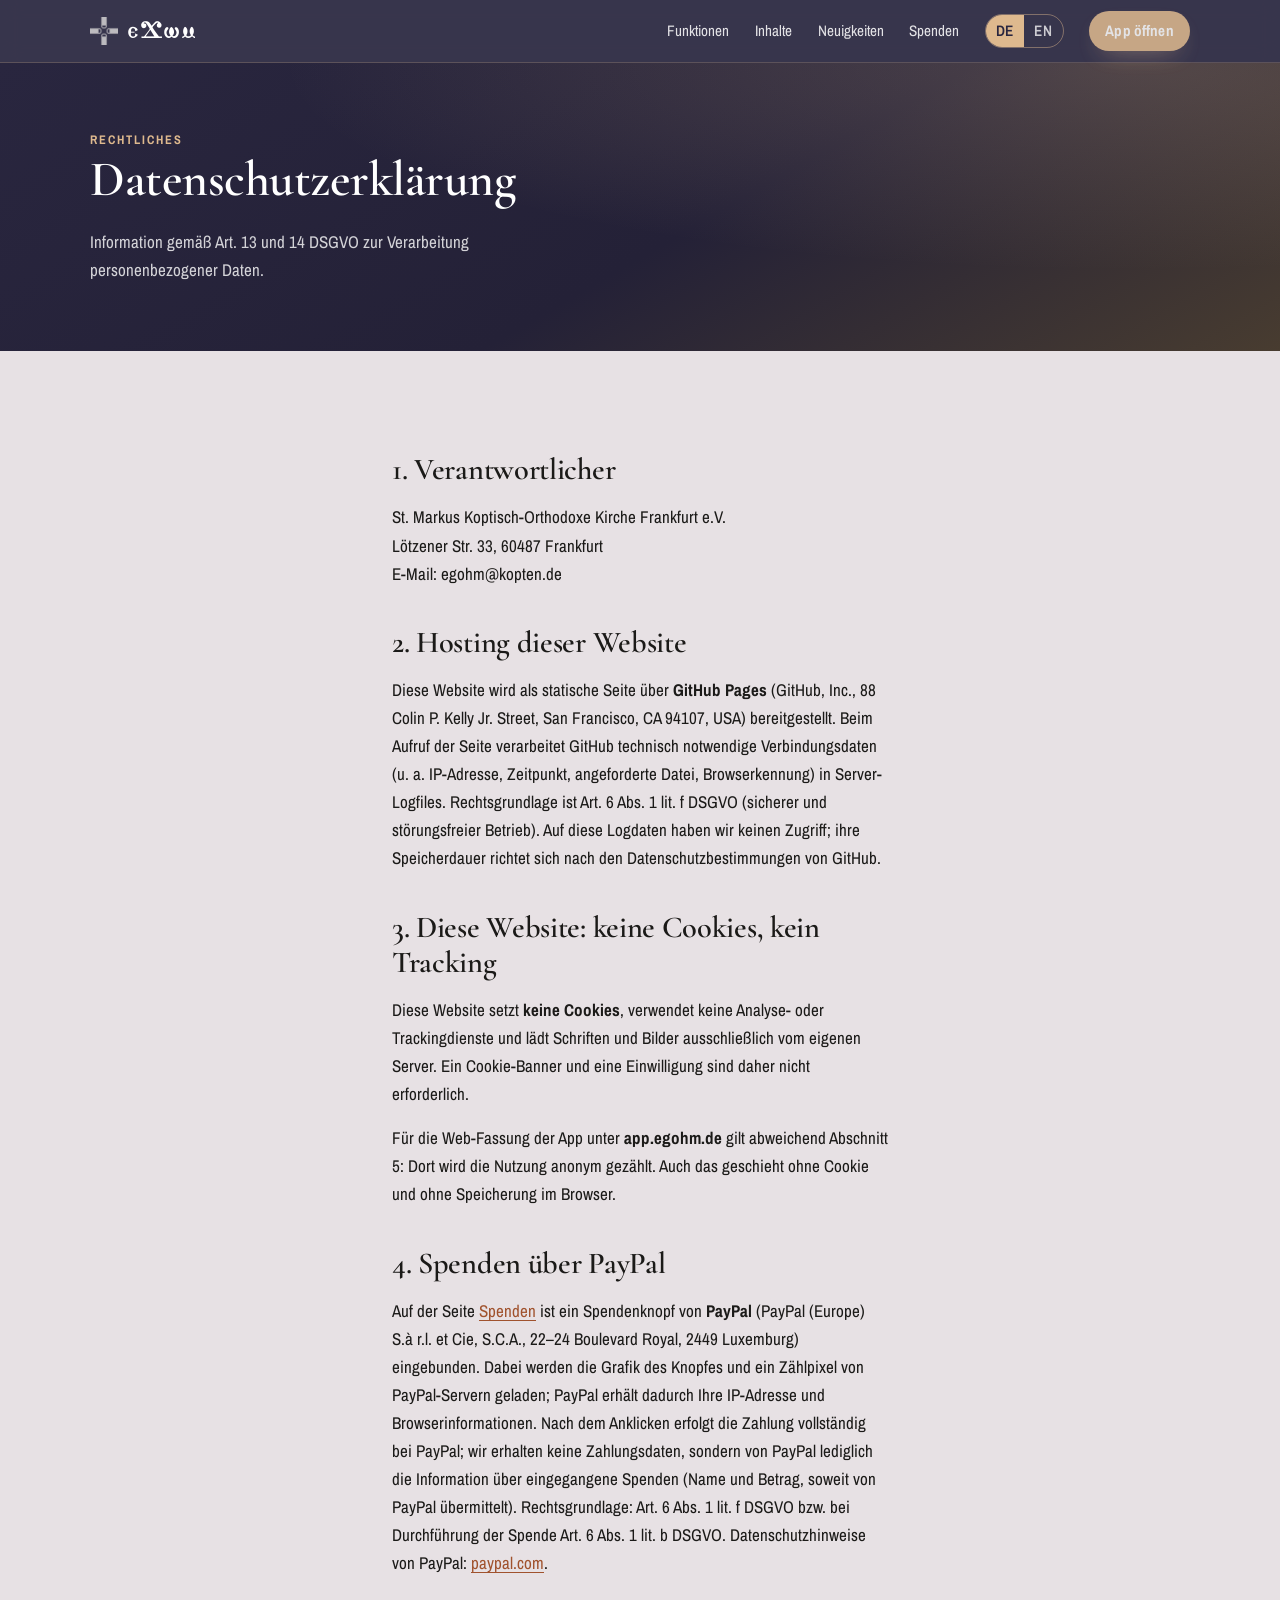
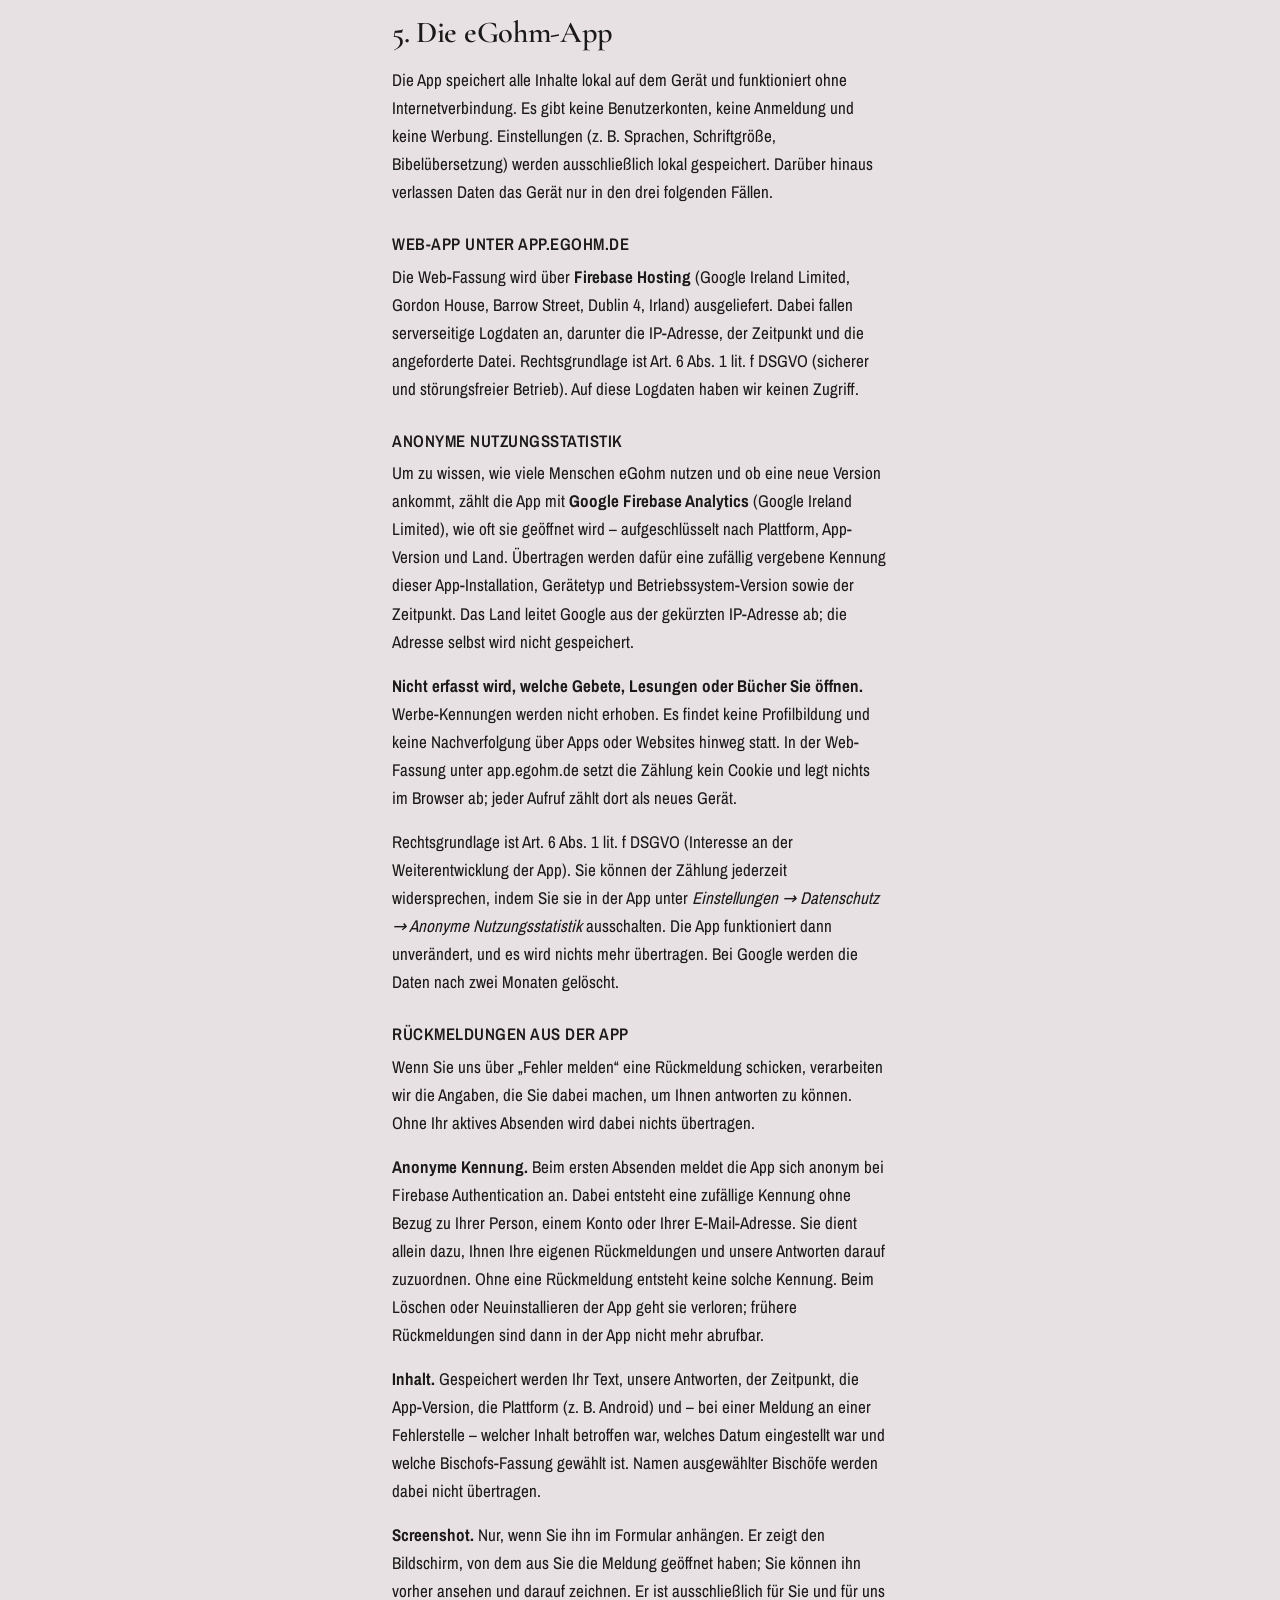
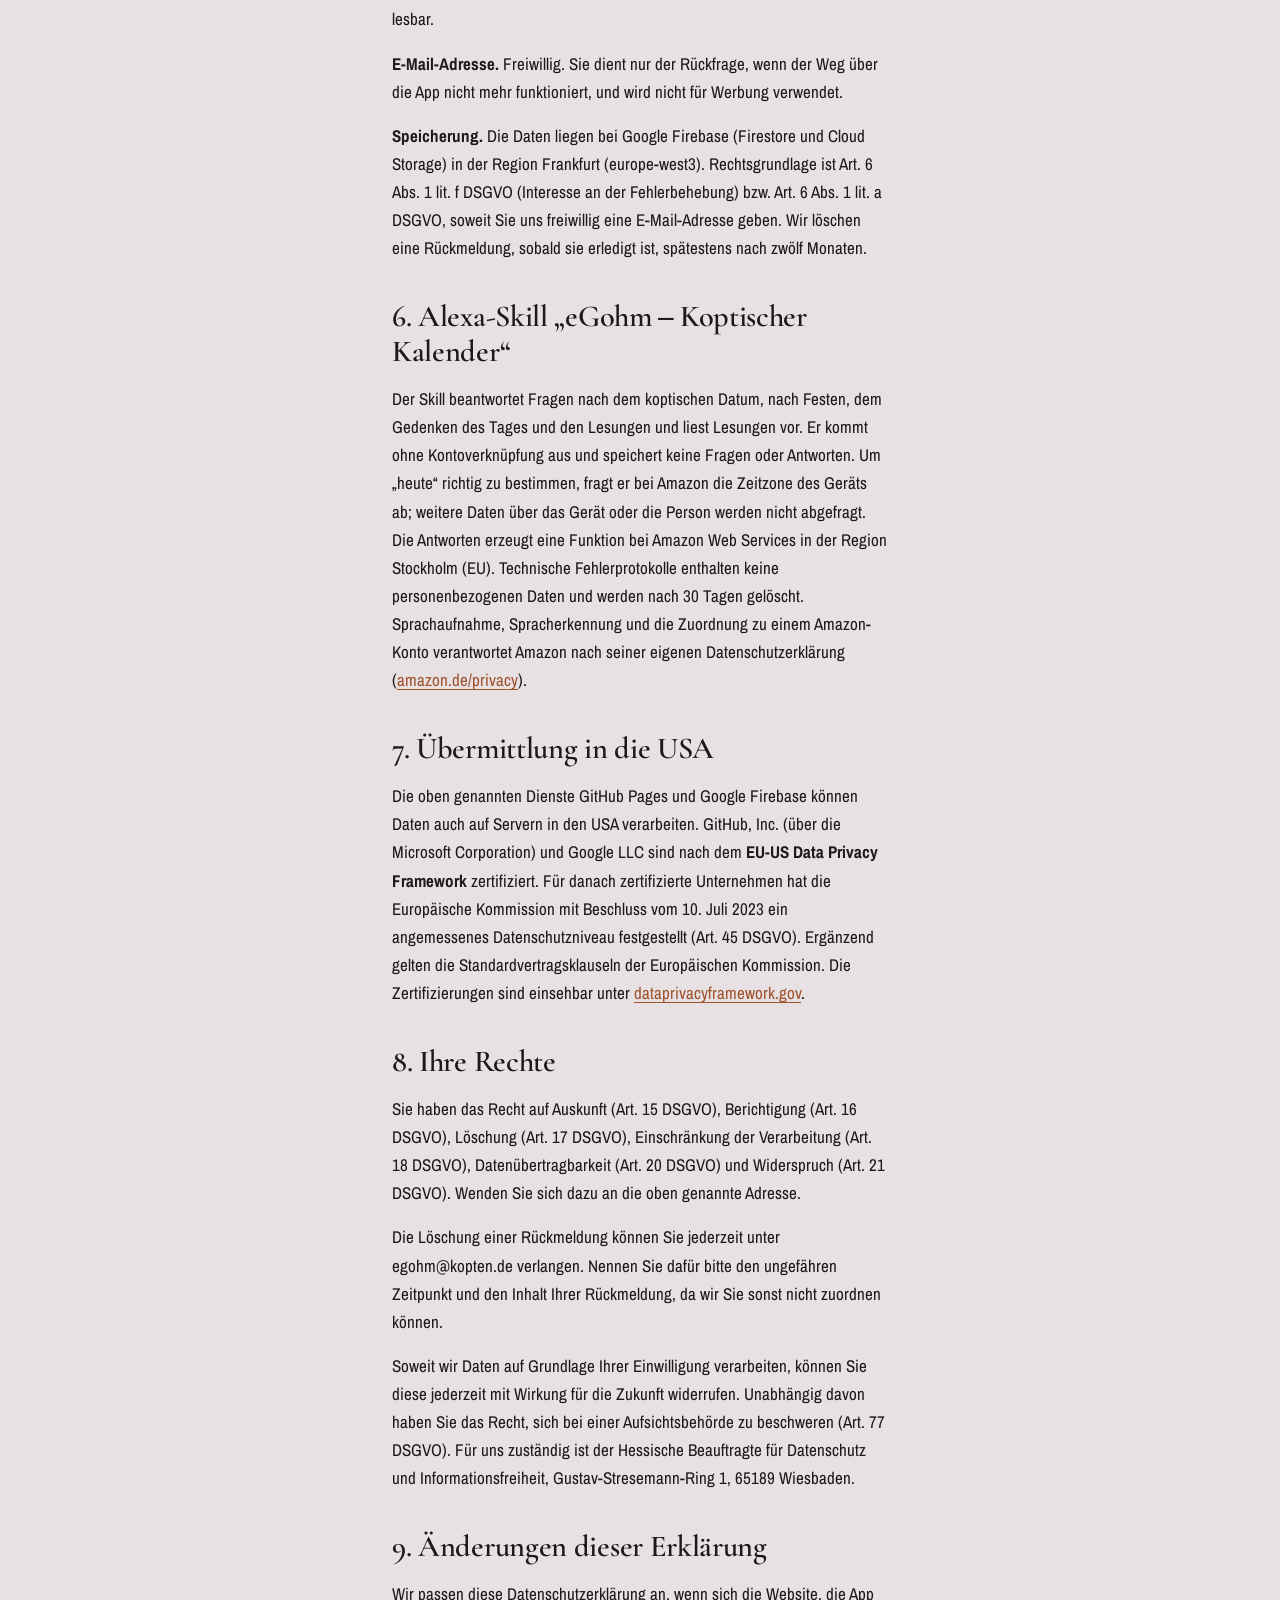
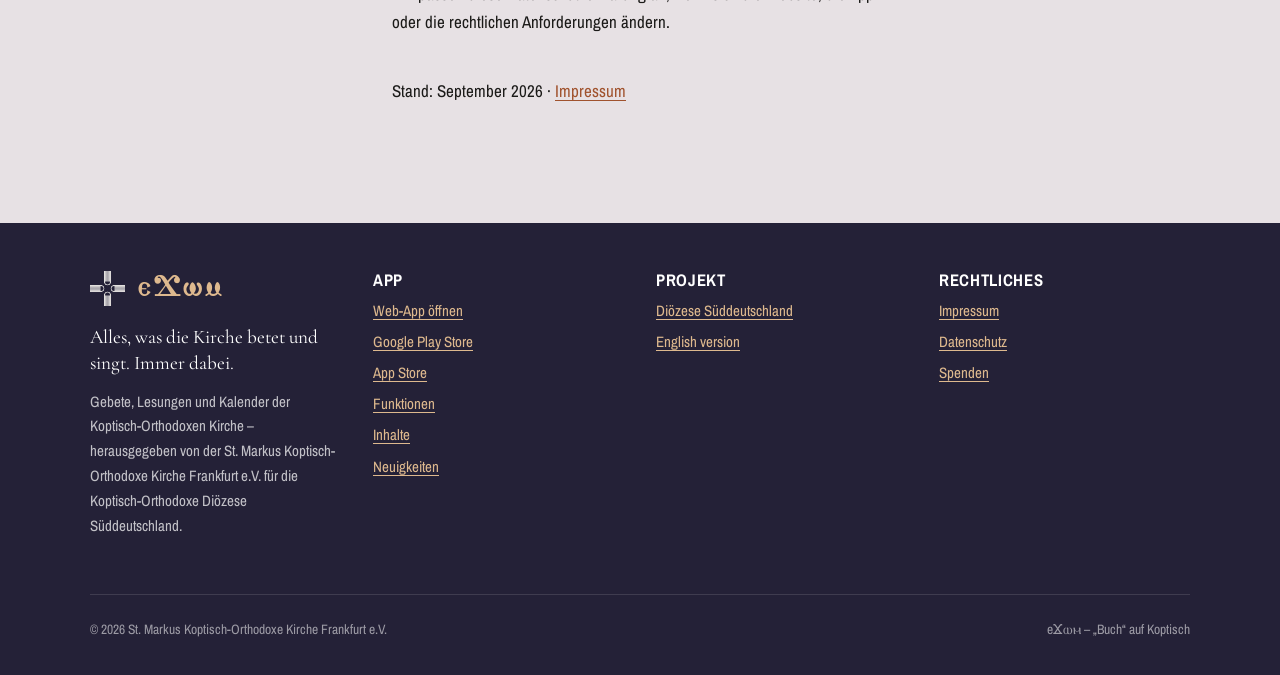
<file: datenschutz/index.html>
<!doctype html>
<html lang="de">
  <head>
    <meta charset="utf-8" />
    <meta name="viewport" content="width=device-width, initial-scale=1" />
    <title>Datenschutzerklärung – eGohm</title>
    <meta
      name="description"
      content="Datenschutzerklärung der eGohm-Website und der eGohm-App."
    />
    <link rel="alternate" hreflang="de" href="../datenschutz/" />
    <link rel="alternate" hreflang="en" href="../en/privacy/" />
    <meta name="theme-color" content="#29263f" />
    <link rel="icon" href="../assets/img/app-icon.png" type="image/png" />
    <link rel="apple-touch-icon" href="../assets/img/app-icon.png" />
    <link rel="stylesheet" href="../assets/css/style.css" />
  </head>
  <body>
    <header class="site-header">
      <div class="wrap">
        <a class="wordmark" href="../" aria-label="eGohm – Startseite"><img src="../assets/img/logo-light.png" width="256" height="256" alt="">eϪⲱⲙ</a>
        <nav class="site-nav" aria-label="Hauptnavigation">
          <a href="../#funktionen">Funktionen</a>
          <a href="../#inhalte">Inhalte</a>
          <a href="../neuigkeiten/">Neuigkeiten</a>
          <a href="../spenden/">Spenden</a>
          <span class="lang-switch">
            <a href="./" aria-current="true" hreflang="de">DE</a>
            <a href="../en/privacy/" hreflang="en">EN</a>
          </span>
          <a class="btn btn--primary btn--sm" href="https://app.egohm.de"
            >App öffnen</a
          >
        </nav>
      </div>
    </header>

    <main>
      <section class="page-hero">
        <div class="wrap">
          <p class="eyebrow">Rechtliches</p>
          <h1>Datenschutzerklärung</h1>
          <p>
            Information gemäß Art. 13 und 14 DSGVO zur Verarbeitung
            personenbezogener Daten.
          </p>
        </div>
      </section>

      <section class="section">
        <div class="wrap prose">
          <h2>1. Verantwortlicher</h2>
          <p>
            St. Markus Koptisch-Orthodoxe Kirche Frankfurt e.V.<br />
            Lötzener Str. 33, 60487 Frankfurt<br />
            E-Mail: egohm@kopten.de
          </p>

          <h2>2. Hosting dieser Website</h2>
          <p>
            Diese Website wird als statische Seite über
            <strong>GitHub Pages</strong>
            (GitHub, Inc., 88 Colin P. Kelly Jr. Street, San Francisco, CA
            94107, USA) bereitgestellt. Beim Aufruf der Seite verarbeitet GitHub
            technisch notwendige Verbindungsdaten (u. a. IP-Adresse, Zeitpunkt,
            angeforderte Datei, Browserkennung) in Server-Logfiles.
            Rechtsgrundlage ist Art. 6 Abs. 1 lit. f DSGVO (sicherer und
            störungsfreier Betrieb). Auf diese Logdaten haben wir keinen
            Zugriff; ihre Speicherdauer richtet sich nach den
            Datenschutzbestimmungen von GitHub.
          </p>

          <h2>3. Diese Website: keine Cookies, kein Tracking</h2>
          <p>
            Diese Website setzt <strong>keine Cookies</strong>, verwendet keine
            Analyse- oder Trackingdienste und lädt Schriften und Bilder
            ausschließlich vom eigenen Server. Ein Cookie-Banner und eine
            Einwilligung sind daher nicht erforderlich.
          </p>
          <p>
            Für die Web-Fassung der App unter <strong>app.egohm.de</strong>
            gilt abweichend Abschnitt 5: Dort wird die Nutzung anonym gezählt.
            Auch das geschieht ohne Cookie und ohne Speicherung im Browser.
          </p>

          <h2>4. Spenden über PayPal</h2>
          <p>
            Auf der Seite <a href="../spenden/">Spenden</a> ist ein Spendenknopf
            von <strong>PayPal</strong> (PayPal (Europe) S.à r.l. et Cie,
            S.C.A., 22–24 Boulevard Royal, 2449 Luxemburg) eingebunden. Dabei
            werden die Grafik des Knopfes und ein Zählpixel von PayPal-Servern
            geladen; PayPal erhält dadurch Ihre IP-Adresse und
            Browserinformationen. Nach dem Anklicken erfolgt die Zahlung
            vollständig bei PayPal; wir erhalten keine Zahlungsdaten, sondern
            von PayPal lediglich die Information über eingegangene Spenden (Name
            und Betrag, soweit von PayPal übermittelt). Rechtsgrundlage: Art. 6
            Abs. 1 lit. f DSGVO bzw. bei Durchführung der Spende Art. 6 Abs. 1
            lit. b DSGVO. Datenschutzhinweise von PayPal:
            <a href="https://www.paypal.com/de/webapps/mpp/ua/privacy-full"
              >paypal.com</a
            >.
          </p>

          <h2>5. Die eGohm-App</h2>
          <p>
            Die App speichert alle Inhalte lokal auf dem Gerät und funktioniert
            ohne Internetverbindung. Es gibt keine Benutzerkonten, keine
            Anmeldung und keine Werbung. Einstellungen (z. B. Sprachen,
            Schriftgröße, Bibelübersetzung) werden ausschließlich lokal
            gespeichert. Darüber hinaus verlassen Daten das Gerät nur in den
            drei folgenden Fällen.
          </p>

          <h3>Web-App unter app.egohm.de</h3>
          <p>
            Die Web-Fassung wird über <strong>Firebase Hosting</strong> (Google
            Ireland Limited, Gordon House, Barrow Street, Dublin 4, Irland)
            ausgeliefert. Dabei fallen serverseitige Logdaten an, darunter die
            IP-Adresse, der Zeitpunkt und die angeforderte Datei.
            Rechtsgrundlage ist Art. 6 Abs. 1 lit. f DSGVO (sicherer und
            störungsfreier Betrieb). Auf diese Logdaten haben wir keinen
            Zugriff.
          </p>

          <h3>Anonyme Nutzungsstatistik</h3>
          <p>
            Um zu wissen, wie viele Menschen eGohm nutzen und ob eine neue
            Version ankommt, zählt die App mit
            <strong>Google Firebase Analytics</strong> (Google Ireland
            Limited), wie oft sie geöffnet wird – aufgeschlüsselt nach
            Plattform, App-Version und Land. Übertragen werden dafür eine
            zufällig vergebene Kennung dieser App-Installation, Gerätetyp und
            Betriebssystem-Version sowie der Zeitpunkt. Das Land leitet Google
            aus der gekürzten IP-Adresse ab; die Adresse selbst wird nicht
            gespeichert.
          </p>
          <p>
            <strong>Nicht erfasst wird, welche Gebete, Lesungen oder Bücher Sie
            öffnen.</strong> Werbe-Kennungen werden nicht erhoben. Es findet
            keine Profilbildung und keine Nachverfolgung über Apps oder
            Websites hinweg statt. In der Web-Fassung unter app.egohm.de setzt
            die Zählung kein Cookie und legt nichts im Browser ab; jeder Aufruf
            zählt dort als neues Gerät.
          </p>
          <p>
            Rechtsgrundlage ist Art. 6 Abs. 1 lit. f DSGVO (Interesse an der
            Weiterentwicklung der App). Sie können der Zählung jederzeit
            widersprechen, indem Sie sie in der App unter
            <em>Einstellungen → Datenschutz → Anonyme Nutzungsstatistik</em>
            ausschalten. Die App funktioniert dann unverändert, und es wird
            nichts mehr übertragen. Bei Google werden die Daten nach zwei
            Monaten gelöscht.
          </p>

          <h3>Rückmeldungen aus der App</h3>
          <p>
            Wenn Sie uns über „Fehler melden“ eine Rückmeldung schicken,
            verarbeiten wir die Angaben, die Sie dabei machen, um Ihnen
            antworten zu können. Ohne Ihr aktives Absenden wird dabei nichts
            übertragen.
          </p>
          <p>
            <strong>Anonyme Kennung.</strong> Beim ersten Absenden meldet die
            App sich anonym bei Firebase Authentication an. Dabei entsteht eine
            zufällige Kennung ohne Bezug zu Ihrer Person, einem Konto oder
            Ihrer E-Mail-Adresse. Sie dient allein dazu, Ihnen Ihre eigenen
            Rückmeldungen und unsere Antworten darauf zuzuordnen. Ohne eine
            Rückmeldung entsteht keine solche Kennung. Beim Löschen oder
            Neuinstallieren der App geht sie verloren; frühere Rückmeldungen
            sind dann in der App nicht mehr abrufbar.
          </p>
          <p>
            <strong>Inhalt.</strong> Gespeichert werden Ihr Text, unsere
            Antworten, der Zeitpunkt, die App-Version, die Plattform (z. B.
            Android) und – bei einer Meldung an einer Fehlerstelle – welcher
            Inhalt betroffen war, welches Datum eingestellt war und welche
            Bischofs-Fassung gewählt ist. Namen ausgewählter Bischöfe werden
            dabei nicht übertragen.
          </p>
          <p>
            <strong>Screenshot.</strong> Nur, wenn Sie ihn im Formular
            anhängen. Er zeigt den Bildschirm, von dem aus Sie die Meldung
            geöffnet haben; Sie können ihn vorher ansehen und darauf zeichnen.
            Er ist ausschließlich für Sie und für uns lesbar.
          </p>
          <p>
            <strong>E-Mail-Adresse.</strong> Freiwillig. Sie dient nur der
            Rückfrage, wenn der Weg über die App nicht mehr funktioniert, und
            wird nicht für Werbung verwendet.
          </p>
          <p>
            <strong>Speicherung.</strong> Die Daten liegen bei Google Firebase
            (Firestore und Cloud Storage) in der Region Frankfurt
            (europe-west3). Rechtsgrundlage ist Art. 6 Abs. 1 lit. f DSGVO
            (Interesse an der Fehlerbehebung) bzw. Art. 6 Abs. 1 lit. a DSGVO,
            soweit Sie uns freiwillig eine E-Mail-Adresse geben. Wir löschen
            eine Rückmeldung, sobald sie erledigt ist, spätestens nach zwölf
            Monaten.
          </p>

          <h2>6. Alexa-Skill „eGohm – Koptischer Kalender“</h2>
          <p>
            Der Skill beantwortet Fragen nach dem koptischen Datum, nach Festen,
            dem Gedenken des Tages und den Lesungen und liest Lesungen vor. Er
            kommt ohne Kontoverknüpfung aus und speichert keine Fragen oder
            Antworten. Um „heute“ richtig zu bestimmen, fragt er bei Amazon die
            Zeitzone des Geräts ab; weitere Daten über das Gerät oder die Person
            werden nicht abgefragt. Die Antworten erzeugt eine Funktion bei
            Amazon Web Services in der Region Stockholm (EU). Technische
            Fehlerprotokolle enthalten keine personenbezogenen Daten und werden
            nach 30 Tagen gelöscht. Sprachaufnahme, Spracherkennung und die
            Zuordnung zu einem Amazon-Konto verantwortet Amazon nach seiner
            eigenen Datenschutzerklärung
            (<a href="https://www.amazon.de/privacy">amazon.de/privacy</a>).
          </p>

          <h2>7. Übermittlung in die USA</h2>
          <p>
            Die oben genannten Dienste GitHub Pages und Google Firebase können
            Daten auch auf Servern in den USA verarbeiten. GitHub, Inc. (über
            die Microsoft Corporation) und Google LLC sind nach dem
            <strong>EU-US Data Privacy Framework</strong> zertifiziert. Für
            danach zertifizierte Unternehmen hat die Europäische Kommission mit
            Beschluss vom 10. Juli 2023 ein angemessenes Datenschutzniveau
            festgestellt (Art. 45 DSGVO). Ergänzend gelten die
            Standardvertragsklauseln der Europäischen Kommission. Die
            Zertifizierungen sind einsehbar unter
            <a href="https://www.dataprivacyframework.gov/list"
              >dataprivacyframework.gov</a
            >.
          </p>

          <h2>8. Ihre Rechte</h2>
          <p>
            Sie haben das Recht auf Auskunft (Art. 15 DSGVO), Berichtigung (Art.
            16 DSGVO), Löschung (Art. 17 DSGVO), Einschränkung der Verarbeitung
            (Art. 18 DSGVO), Datenübertragbarkeit (Art. 20 DSGVO) und
            Widerspruch (Art. 21 DSGVO). Wenden Sie sich dazu an die oben
            genannte Adresse.
          </p>
          <p>
            Die Löschung einer Rückmeldung können Sie jederzeit unter
            egohm@kopten.de verlangen. Nennen Sie dafür bitte den ungefähren
            Zeitpunkt und den Inhalt Ihrer Rückmeldung, da wir Sie sonst nicht
            zuordnen können.
          </p>
          <p>
            Soweit wir Daten auf Grundlage Ihrer Einwilligung verarbeiten,
            können Sie diese jederzeit mit Wirkung für die Zukunft widerrufen.
            Unabhängig davon haben Sie das Recht, sich bei einer
            Aufsichtsbehörde zu beschweren (Art. 77 DSGVO). Für uns zuständig
            ist der Hessische Beauftragte für Datenschutz und
            Informationsfreiheit, Gustav-Stresemann-Ring 1, 65189 Wiesbaden.
          </p>

          <h2>9. Änderungen dieser Erklärung</h2>
          <p>
            Wir passen diese Datenschutzerklärung an, wenn sich die Website, die
            App oder die rechtlichen Anforderungen ändern.
          </p>

          <p style="margin-top: 2.5rem">
            Stand: September 2026 · <a href="../impressum/">Impressum</a>
          </p>
        </div>
      </section>
    </main>

    <footer class="site-footer">
      <div class="wrap">
        <div class="footer-grid">
          <div>
            <a
              class="wordmark"
              href="../"
              ><img src="../assets/img/logo-light.png" width="256" height="256" alt="">eϪⲱⲙ</a
            >
            <p class="footer-claim">Alles, was die Kirche betet und singt. Immer dabei.</p>
            <p style="margin-top: 0.8rem">
              Gebete, Lesungen und Kalender der Koptisch-Orthodoxen Kirche –
              herausgegeben von der St. Markus Koptisch-Orthodoxe Kirche
              Frankfurt e.V. für die Koptisch-Orthodoxe Diözese Süddeutschland.
            </p>
          </div>
          <div>
            <h3>App</h3>
            <ul>
              <li><a href="https://app.egohm.de">Web-App öffnen</a></li>
              <li>
                <a
                  href="https://play.google.com/store/apps/details?id=de.kopten.app"
                  >Google Play Store</a
                >
              </li>
              <li>
                <a href="https://apps.apple.com/us/app/egohm/id6444137697"
                  >App Store</a
                >
              </li>
              <li><a href="../#funktionen">Funktionen</a></li>
              <li><a href="../#inhalte">Inhalte</a></li>
              <li><a href="../neuigkeiten/">Neuigkeiten</a></li>
            </ul>
          </div>
          <div>
            <h3>Projekt</h3>
            <ul>
              <li>
                <a href="https://copticorthodox.church"
                  >Diözese Süddeutschland</a
                >
              </li>
              <li><a href="../en/privacy/">English version</a></li>
            </ul>
          </div>
          <div>
            <h3>Rechtliches</h3>
            <ul>
              <li><a href="../impressum/">Impressum</a></li>
              <li><a href="./">Datenschutz</a></li>
              <li><a href="../spenden/">Spenden</a></li>
            </ul>
          </div>
        </div>
        <div class="footer-bottom">
          <span
            >© <span data-year>2026</span> St. Markus Koptisch-Orthodoxe Kirche
            Frankfurt e.V.</span
          >
          <span>eϪⲱⲙ – „Buch“ auf Koptisch</span>
        </div>
      </div>
    </footer>

    <script src="../assets/js/main.js" defer></script>
  </body>
</html>
</file>
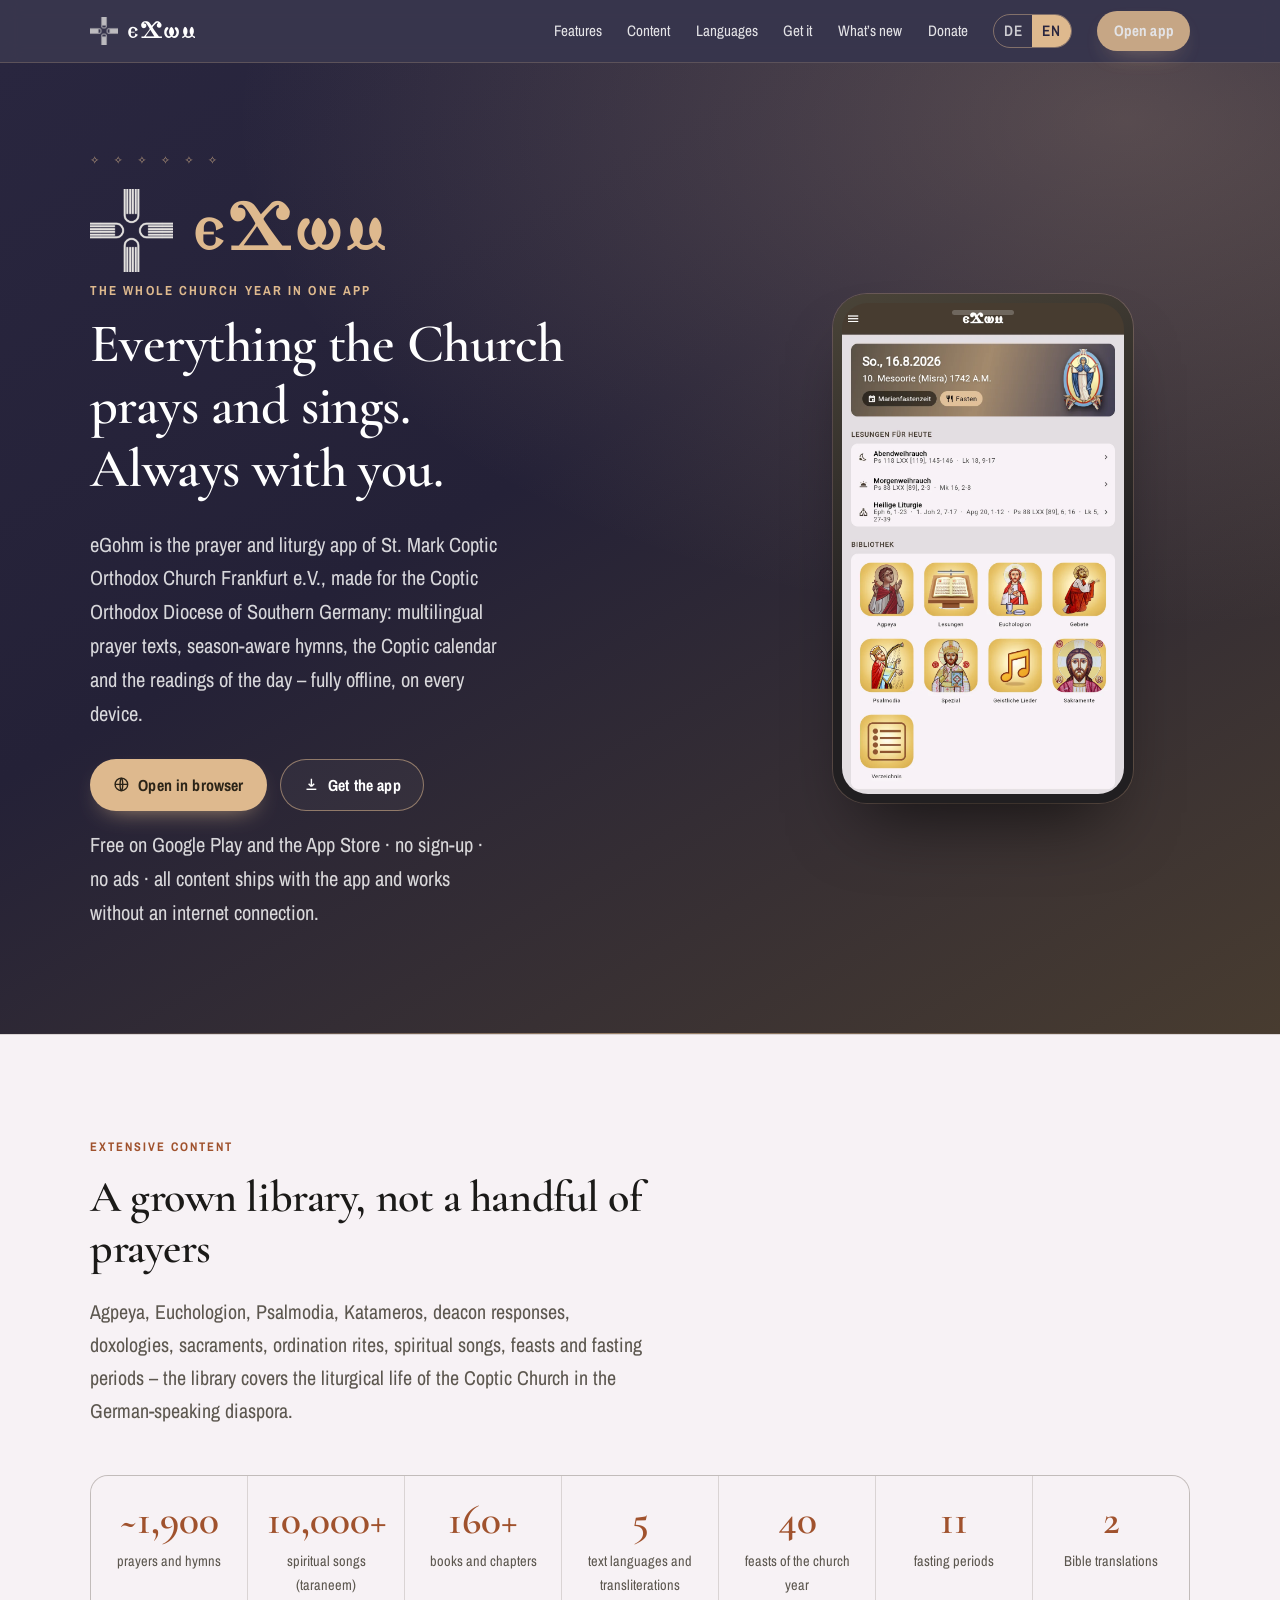
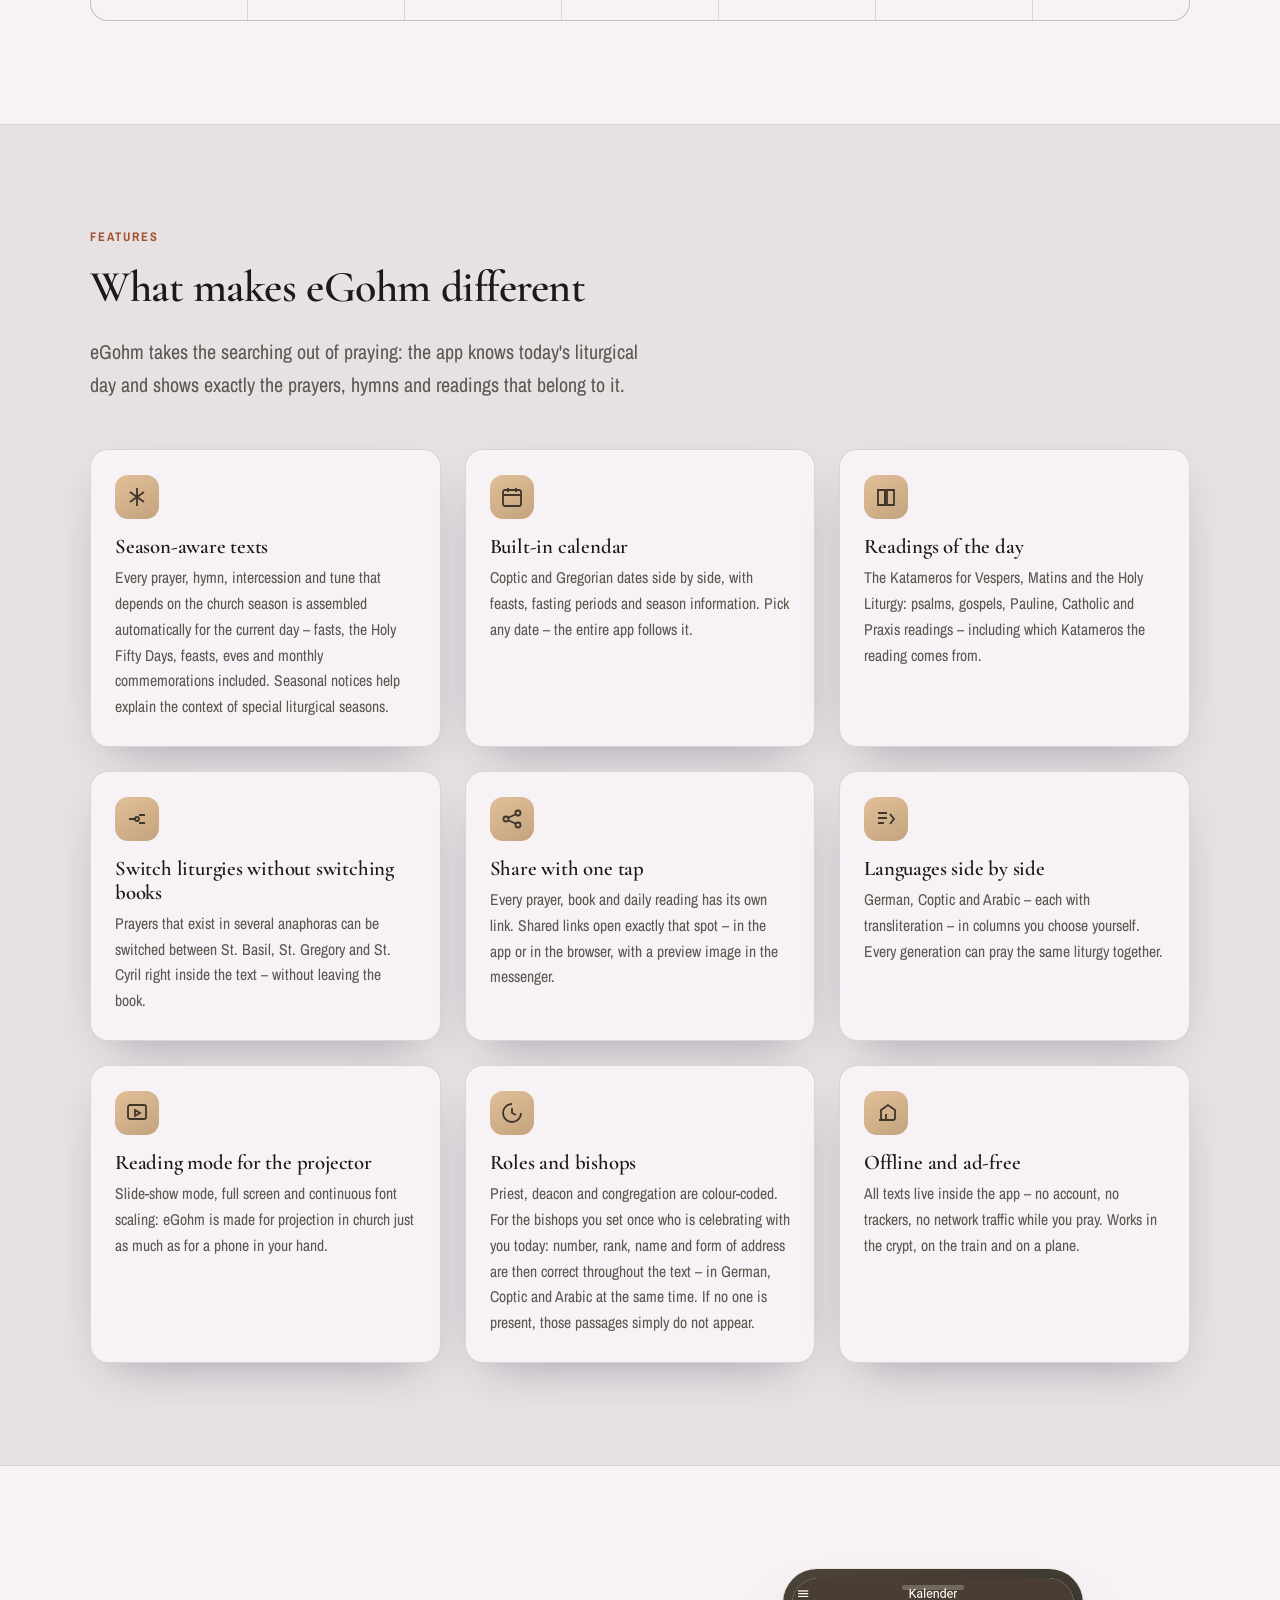
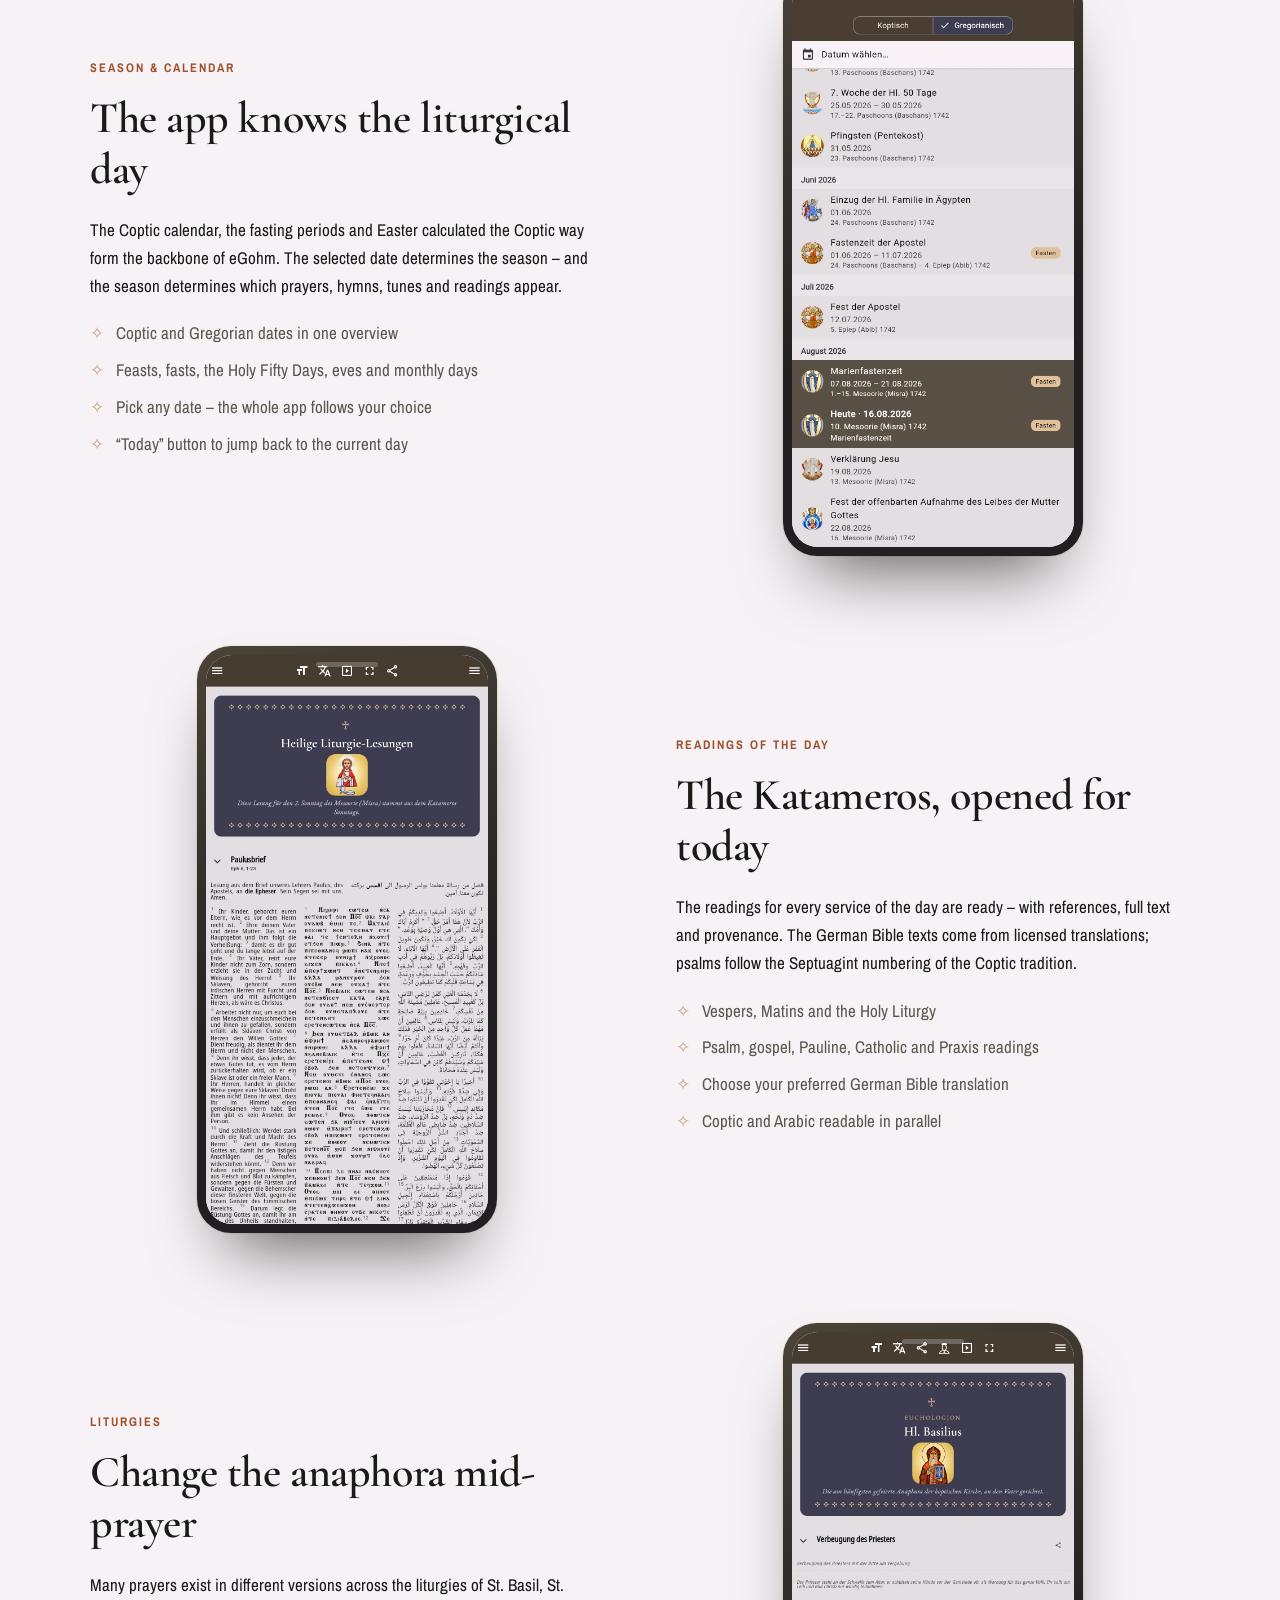
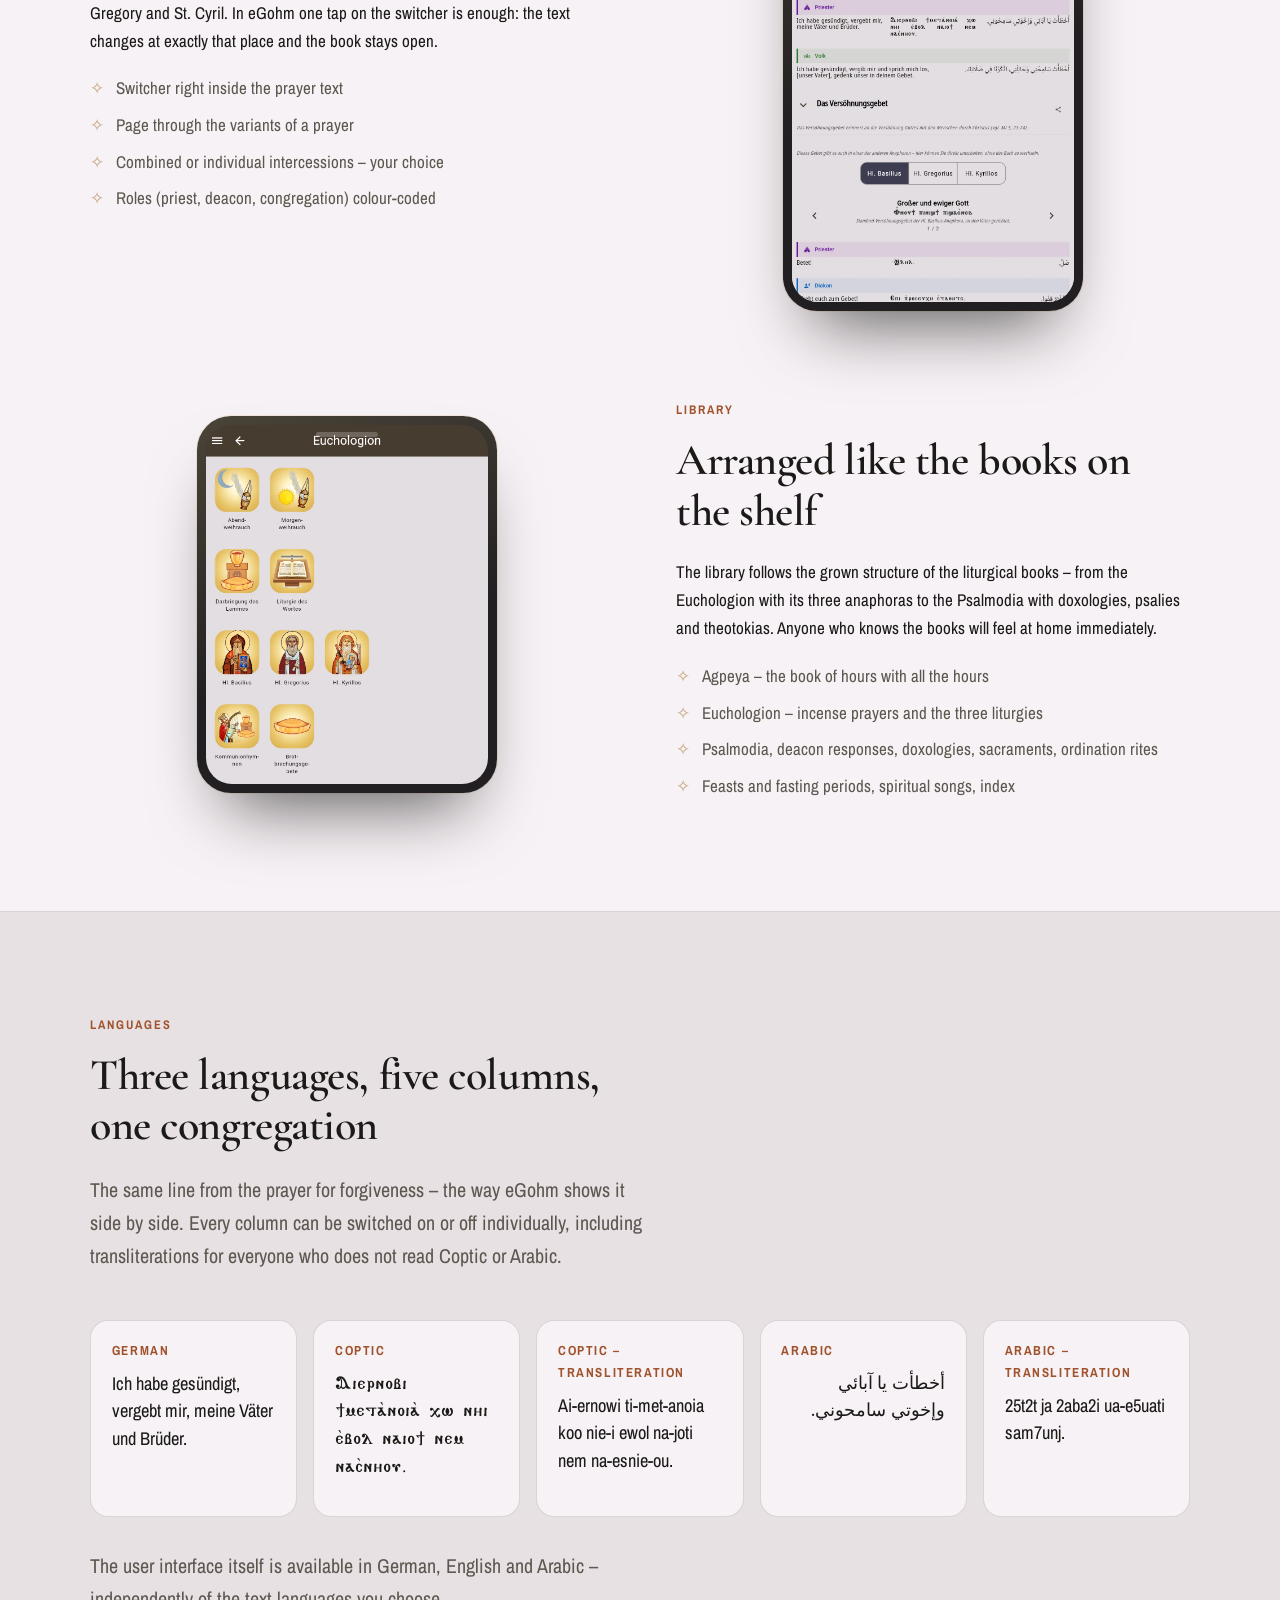
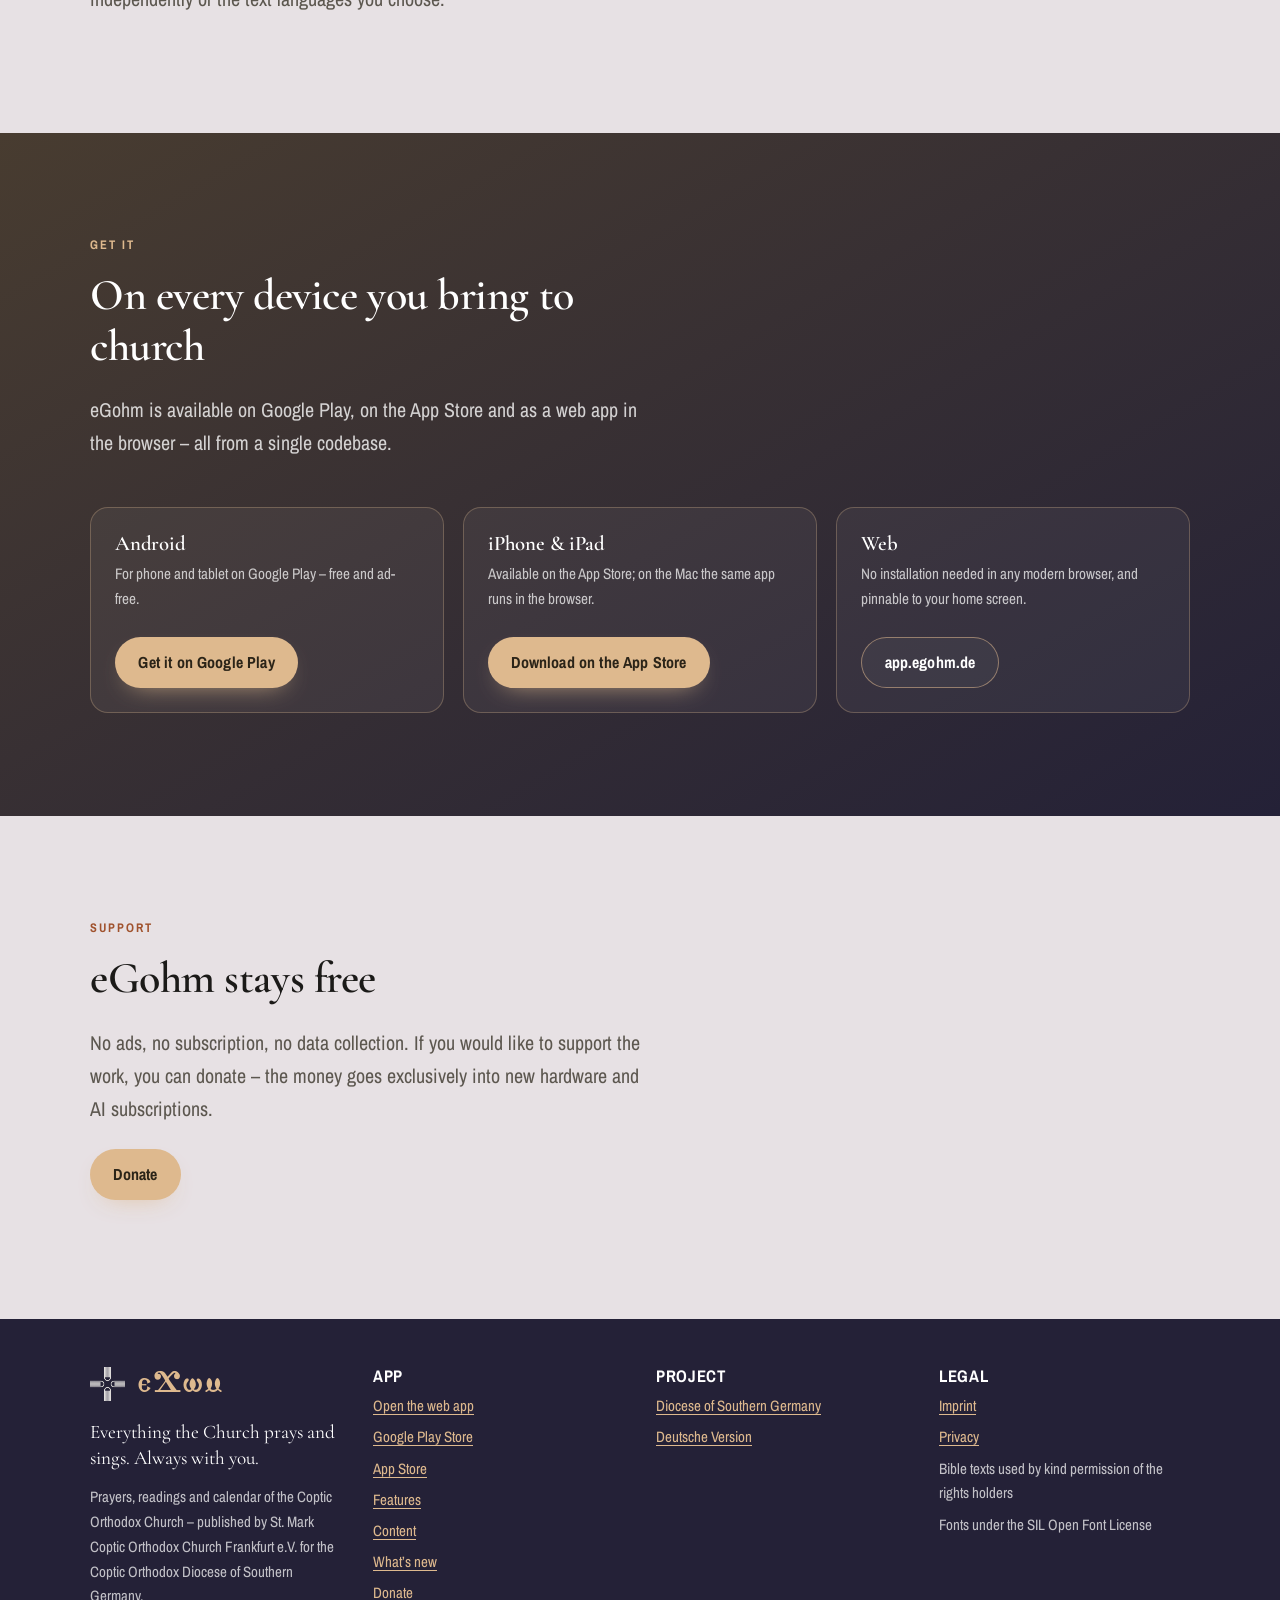
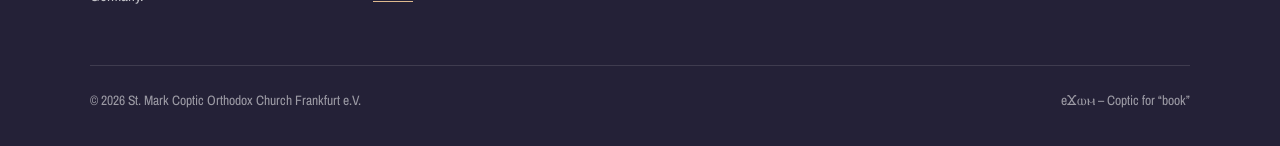
<file: en/index.html>
<!DOCTYPE html>
<html lang="en">
<head>
<meta charset="utf-8">
<meta name="viewport" content="width=device-width, initial-scale=1">
<title>eGohm – Prayers, Readings and Calendar of the Coptic Orthodox Church</title>
<meta name="description" content="eGohm (eϪⲱⲙ) is the liturgy app of St. Mark Coptic Orthodox Church Frankfurt e.V. for the Diocese of Southern Germany: multilingual prayers (German, Coptic, Arabic), season-aware hymns, the Coptic calendar and the readings of the day – offline on web, Android, iOS and macOS.">
<link rel="canonical" href="https://egohm.de/en/">
<link rel="alternate" hreflang="de" href="../">
<link rel="alternate" hreflang="en" href="./">
<meta name="theme-color" content="#29263f">
<meta property="og:type" content="website">
<meta property="og:site_name" content="eGohm">
<meta property="og:locale" content="en_GB">
<meta property="og:title" content="eGohm – Liturgy app of the Coptic Orthodox Church">
<meta property="og:description" content="Everything the Church prays and sings. Always with you. Multilingual prayers, season-aware hymns, the Coptic calendar and the readings of the day – offline, on every device.">
<meta property="og:image" content="../assets/img/og-image.png">
<meta name="twitter:card" content="summary_large_image">
<link rel="icon" href="../assets/img/app-icon.png" type="image/png">
<link rel="apple-touch-icon" href="../assets/img/app-icon.png">
<link rel="preload" href="../assets/fonts/cormorantgaramond-latin.woff2" as="font" type="font/woff2" crossorigin>
<link rel="stylesheet" href="../assets/css/style.css">
<!-- Reveal animation only with JavaScript; without JS every block stays visible. -->
<script>if('IntersectionObserver' in window)document.documentElement.classList.add('js');</script>
</head>
<body>

<header class="site-header">
  <div class="wrap">
    <a class="wordmark" href="./" aria-label="eGohm – home"><img src="../assets/img/logo-light.png" width="256" height="256" alt="">eϪⲱⲙ</a>
    <nav class="site-nav" aria-label="Main navigation">
      <a href="#features">Features</a>
      <a href="#content">Content</a>
      <a href="#languages">Languages</a>
      <a href="#get">Get it</a>
      <a href="news/">What&rsquo;s new</a>
      <a href="donate/">Donate</a>
      <span class="lang-switch">
        <a href="../" hreflang="de">DE</a>
        <a href="./" aria-current="true" hreflang="en">EN</a>
      </span>
      <a class="btn btn--primary btn--sm" href="https://app.egohm.de">Open app</a>
    </nav>
  </div>
</header>

<main>

  <!-- ================= Hero ================= -->
  <section class="hero">
    <div class="wrap">
      <div>
        <div class="ornament" aria-hidden="true">✧ ✧ ✧ ✧ ✧ ✧</div>
        <div class="hero-lockup">
          <img src="../assets/img/logo-light.png" width="256" height="256" alt="">
          <span class="hero-coptic">eϪⲱⲙ</span>
        </div>
        <p class="eyebrow">The whole church year in one app</p>
        <h1 class="hero-claim">
          <span>Everything the Church prays and sings.</span>
          <span>Always with you.</span>
        </h1>
        <p>
          eGohm is the prayer and liturgy app of St. Mark Coptic Orthodox Church
          Frankfurt e.V., made for the Coptic Orthodox Diocese of Southern Germany:
          multilingual prayer texts, season-aware hymns, the Coptic calendar and the
          readings of the day – fully offline, on every device.
        </p>
        <div class="hero-actions">
          <a class="btn btn--primary" href="https://app.egohm.de">
            <svg viewBox="0 0 24 24" fill="none" stroke="currentColor" stroke-width="2" aria-hidden="true"><circle cx="12" cy="12" r="9"/><path d="M3 12h18M12 3c2.5 2.7 2.5 15.3 0 18M12 3c-2.5 2.7-2.5 15.3 0 18"/></svg>
            Open in browser
          </a>
          <a class="btn btn--ghost" href="#get">
            <svg viewBox="0 0 24 24" fill="none" stroke="currentColor" stroke-width="2" aria-hidden="true"><path d="M12 4v11m0 0 4-4m-4 4-4-4"/><path d="M5 19h14"/></svg>
            Get the app
          </a>
        </div>
        <p class="hero-note">
          Free on Google Play and the App Store · no sign-up · no ads · all content
          ships with the app and works without an internet connection.
        </p>
      </div>
      <div class="hero-visual">
        <div class="phone">
          <img src="../assets/img/screen-home.webp" width="1000" height="1740"
               alt="eGohm home screen with the liturgical date, today's readings and the library.">
        </div>
      </div>
    </div>
  </section>

  <!-- ================= Numbers ================= -->
  <section class="section section--alt" id="content">
    <div class="wrap">
      <div class="section-head reveal">
        <p class="eyebrow">Extensive content</p>
        <h2>A grown library, not a handful of prayers</h2>
        <p class="lead">
          Agpeya, Euchologion, Psalmodia, Katameros, deacon responses, doxologies,
          sacraments, ordination rites, spiritual songs, feasts and fasting periods –
          the library covers the liturgical life of the Coptic Church in the German-speaking diaspora.
        </p>
      </div>
      <div class="stats reveal">
        <div class="stat"><b>~1,900</b><span>prayers and hymns</span></div>
        <div class="stat"><b>10,000+</b><span>spiritual songs (taraneem)</span></div>
        <div class="stat"><b>160+</b><span>books and chapters</span></div>
        <div class="stat"><b>5</b><span>text languages and transliterations</span></div>
        <div class="stat"><b>40</b><span>feasts of the church year</span></div>
        <div class="stat"><b>11</b><span>fasting periods</span></div>
        <div class="stat"><b>2</b><span>Bible translations</span></div>
      </div>
    </div>
  </section>

  <!-- ================= Features ================= -->
  <section class="section" id="features">
    <div class="wrap">
      <div class="section-head reveal">
        <p class="eyebrow">Features</p>
        <h2>What makes eGohm different</h2>
        <p class="lead">
          eGohm takes the searching out of praying: the app knows today's liturgical
          day and shows exactly the prayers, hymns and readings that belong to it.
        </p>
      </div>

      <div class="cards">
        <article class="card reveal">
          <div class="card-icon"><svg viewBox="0 0 24 24" fill="none" stroke="currentColor" stroke-width="1.8" aria-hidden="true"><path d="M12 3v18M5 7l14 10M19 7 5 17"/></svg></div>
          <h3>Season-aware texts</h3>
          <p>
            Every prayer, hymn, intercession and tune that depends on the church
            season is assembled automatically for the current day – fasts, the Holy
            Fifty Days, feasts, eves and monthly commemorations included. Seasonal
            notices help explain the context of special liturgical seasons.
          </p>
        </article>

        <article class="card reveal">
          <div class="card-icon"><svg viewBox="0 0 24 24" fill="none" stroke="currentColor" stroke-width="1.8" aria-hidden="true"><rect x="3" y="5" width="18" height="16" rx="2"/><path d="M3 10h18M8 3v4M16 3v4"/></svg></div>
          <h3>Built-in calendar</h3>
          <p>
            Coptic and Gregorian dates side by side, with feasts, fasting periods and
            season information. Pick any date – the entire app follows it.
          </p>
        </article>

        <article class="card reveal">
          <div class="card-icon"><svg viewBox="0 0 24 24" fill="none" stroke="currentColor" stroke-width="1.8" aria-hidden="true"><path d="M4 5h7v15H4zM13 5h7v15h-7z"/><path d="M11 5v15"/></svg></div>
          <h3>Readings of the day</h3>
          <p>
            The Katameros for Vespers, Matins and the Holy Liturgy: psalms, gospels,
            Pauline, Catholic and Praxis readings – including which Katameros the
            reading comes from.
          </p>
        </article>

        <article class="card reveal">
          <div class="card-icon"><svg viewBox="0 0 24 24" fill="none" stroke="currentColor" stroke-width="1.8" aria-hidden="true"><path d="M4 12h6M14 8h6M14 16h6"/><circle cx="12" cy="12" r="2"/></svg></div>
          <h3>Switch liturgies without switching books</h3>
          <p>
            Prayers that exist in several anaphoras can be switched between
            St. Basil, St. Gregory and St. Cyril right inside the text – without
            leaving the book.
          </p>
        </article>

        <article class="card reveal">
          <div class="card-icon"><svg viewBox="0 0 24 24" fill="none" stroke="currentColor" stroke-width="1.8" aria-hidden="true"><circle cx="6" cy="12" r="2.5"/><circle cx="18" cy="6" r="2.5"/><circle cx="18" cy="18" r="2.5"/><path d="m8.2 10.8 7.6-3.6M8.2 13.2l7.6 3.6"/></svg></div>
          <h3>Share with one tap</h3>
          <p>
            Every prayer, book and daily reading has its own link. Shared links open
            exactly that spot – in the app or in the browser, with a preview image in
            the messenger.
          </p>
        </article>

        <article class="card reveal">
          <div class="card-icon"><svg viewBox="0 0 24 24" fill="none" stroke="currentColor" stroke-width="1.8" aria-hidden="true"><path d="M4 6h9M4 11h9M4 16h6"/><path d="M16 7l4 5-4 5"/></svg></div>
          <h3>Languages side by side</h3>
          <p>
            German, Coptic and Arabic – each with transliteration – in columns you
            choose yourself. Every generation can pray the same liturgy together.
          </p>
        </article>

        <article class="card reveal">
          <div class="card-icon"><svg viewBox="0 0 24 24" fill="none" stroke="currentColor" stroke-width="1.8" aria-hidden="true"><rect x="3" y="4" width="18" height="14" rx="2"/><path d="m10 9 5 3-5 3z"/></svg></div>
          <h3>Reading mode for the projector</h3>
          <p>
            Slide-show mode, full screen and continuous font scaling: eGohm is made
            for projection in church just as much as for a phone in your hand.
          </p>
        </article>

        <article class="card reveal">
          <div class="card-icon"><svg viewBox="0 0 24 24" fill="none" stroke="currentColor" stroke-width="1.8" aria-hidden="true"><path d="M12 3a9 9 0 1 0 9 9"/><path d="M12 7v5l4 2"/></svg></div>
          <h3>Roles and bishops</h3>
          <p>
            Priest, deacon and congregation are colour-coded. For the bishops you
            set once who is celebrating with you today: number, rank, name and form
            of address are then correct throughout the text – in German, Coptic and
            Arabic at the same time. If no one is present, those passages simply do
            not appear.
          </p>
        </article>

        <article class="card reveal">
          <div class="card-icon"><svg viewBox="0 0 24 24" fill="none" stroke="currentColor" stroke-width="1.8" aria-hidden="true"><path d="M5 19h14a2 2 0 0 0 2-2V9l-7-5-7 5v8a2 2 0 0 0 2 2z"/><path d="M12 19v-6"/></svg></div>
          <h3>Offline and ad-free</h3>
          <p>
            All texts live inside the app – no account, no trackers, no network
            traffic while you pray. Works in the crypt, on the train and on a plane.
          </p>
        </article>
      </div>
    </div>
  </section>

  <!-- ================= Detail blocks ================= -->
  <section class="section section--alt">
    <div class="wrap">

      <div class="split reveal">
        <div class="split-text">
          <p class="eyebrow">Season &amp; calendar</p>
          <h2>The app knows the liturgical day</h2>
          <p>
            The Coptic calendar, the fasting periods and Easter calculated the Coptic
            way form the backbone of eGohm. The selected date determines the season –
            and the season determines which prayers, hymns, tunes and readings appear.
          </p>
          <ul>
            <li>Coptic and Gregorian dates in one overview</li>
            <li>Feasts, fasts, the Holy Fifty Days, eves and monthly days</li>
            <li>Pick any date – the whole app follows your choice</li>
            <li>“Today” button to jump back to the current day</li>
          </ul>
        </div>
        <div class="split-visual">
          <div class="phone phone--tall">
            <img src="../assets/img/screen-calendar.webp" width="1000" height="2020" loading="lazy"
                 alt="Calendar view with Coptic and Gregorian dates, feasts and fasting periods.">
          </div>
        </div>
      </div>

      <div class="split split--reverse reveal">
        <div class="split-text">
          <p class="eyebrow">Readings of the day</p>
          <h2>The Katameros, opened for today</h2>
          <p>
            The readings for every service of the day are ready – with references,
            full text and provenance. The German Bible texts come from licensed
            translations; psalms follow the Septuagint numbering of the Coptic
            tradition.
          </p>
          <ul>
            <li>Vespers, Matins and the Holy Liturgy</li>
            <li>Psalm, gospel, Pauline, Catholic and Praxis readings</li>
            <li>Choose your preferred German Bible translation</li>
            <li>Coptic and Arabic readable in parallel</li>
          </ul>
        </div>
        <div class="split-visual">
          <div class="phone phone--tall">
            <img src="../assets/img/screen-reading.webp" width="1000" height="2020" loading="lazy"
                 alt="Readings of the Holy Liturgy with German, Coptic and Arabic text in three columns.">
          </div>
        </div>
      </div>

      <div class="split reveal">
        <div class="split-text">
          <p class="eyebrow">Liturgies</p>
          <h2>Change the anaphora mid-prayer</h2>
          <p>
            Many prayers exist in different versions across the liturgies of
            St. Basil, St. Gregory and St. Cyril. In eGohm one tap on the switcher is
            enough: the text changes at exactly that place and the book stays open.
          </p>
          <ul>
            <li>Switcher right inside the prayer text</li>
            <li>Page through the variants of a prayer</li>
            <li>Combined or individual intercessions – your choice</li>
            <li>Roles (priest, deacon, congregation) colour-coded</li>
          </ul>
        </div>
        <div class="split-visual">
          <div class="phone phone--tall">
            <img src="../assets/img/screen-basil.webp" width="1000" height="2020" loading="lazy"
                 alt="Liturgy of St. Basil with a switcher between St. Basil, St. Gregory and St. Cyril.">
          </div>
        </div>
      </div>

      <div class="split split--reverse reveal">
        <div class="split-text">
          <p class="eyebrow">Library</p>
          <h2>Arranged like the books on the shelf</h2>
          <p>
            The library follows the grown structure of the liturgical books – from the
            Euchologion with its three anaphoras to the Psalmodia with doxologies,
            psalies and theotokias. Anyone who knows the books will feel at home
            immediately.
          </p>
          <ul>
            <li>Agpeya – the book of hours with all the hours</li>
            <li>Euchologion – incense prayers and the three liturgies</li>
            <li>Psalmodia, deacon responses, doxologies, sacraments, ordination rites</li>
            <li>Feasts and fasting periods, spiritual songs, index</li>
          </ul>
        </div>
        <div class="split-visual">
          <div class="phone">
            <img src="../assets/img/screen-library.webp" width="1000" height="1275" loading="lazy"
                 alt="Library view of the Euchologion with the books of the three liturgies.">
          </div>
        </div>
      </div>

    </div>
  </section>

  <!-- ================= Languages ================= -->
  <section class="section" id="languages">
    <div class="wrap">
      <div class="section-head reveal">
        <p class="eyebrow">Languages</p>
        <h2>Three languages, five columns, one congregation</h2>
        <p class="lead">
          The same line from the prayer for forgiveness – the way eGohm shows it side
          by side. Every column can be switched on or off individually, including
          transliterations for everyone who does not read Coptic or Arabic.
        </p>
      </div>
      <div class="langs reveal">
        <div class="lang-card">
          <b>German</b>
          <p class="sample" lang="de">Ich habe gesündigt, vergebt mir, meine Väter und Brüder.</p>
        </div>
        <div class="lang-card">
          <b>Coptic</b>
          <p class="sample sample--cop" lang="cop">Ⲁⲓⲉⲣⲛⲟⲃⲓ ϯⲙⲉⲧⲁ̀ⲛⲟⲓⲁ̀ ⲭⲱ ⲛⲏⲓ ⲉ̀ⲃⲟⲗ ⲛⲁⲓⲟϯ ⲛⲉⲙ ⲛⲁⲥ̀ⲛⲏⲟⲩ.</p>
        </div>
        <div class="lang-card">
          <b>Coptic – transliteration</b>
          <p class="sample">Ai-ernowi ti-met-anoia koo nie-i ewol na-joti nem na-esnie-ou.</p>
        </div>
        <div class="lang-card">
          <b>Arabic</b>
          <p class="sample sample--ara" lang="ar" dir="rtl">أخطأت يا آبائي وإخوتي سامحوني.</p>
        </div>
        <div class="lang-card">
          <b>Arabic – transliteration</b>
          <p class="sample">25t2t ja 2aba2i ua-e5uati sam7unj.</p>
        </div>
      </div>
      <p class="lead reveal" style="margin-top:2rem">
        The user interface itself is available in German, English and Arabic –
        independently of the text languages you choose.
      </p>
    </div>
  </section>

  <!-- ================= Get it ================= -->
  <section class="section section--dark" id="get">
    <div class="wrap">
      <div class="section-head reveal">
        <p class="eyebrow">Get it</p>
        <h2>On every device you bring to church</h2>
        <p class="lead">
          eGohm is available on Google Play, on the App Store and as a web app in the
          browser – all from a single codebase.
        </p>
      </div>
      <div class="download-grid reveal">
        <div class="platform">
          <h3>Android</h3>
          <p>For phone and tablet on Google Play – free and ad-free.</p>
          <a class="btn btn--primary" href="https://play.google.com/store/apps/details?id=de.kopten.app">Get it on Google Play</a>
        </div>
        <div class="platform">
          <h3>iPhone &amp; iPad</h3>
          <p>Available on the App Store; on the Mac the same app runs in the browser.</p>
          <a class="btn btn--primary" href="https://apps.apple.com/us/app/egohm/id6444137697">Download on the App Store</a>
        </div>
        <div class="platform">
          <h3>Web</h3>
          <p>No installation needed in any modern browser, and pinnable to your home screen.</p>
          <a class="btn btn--ghost" href="https://app.egohm.de">app.egohm.de</a>
        </div>
      </div>
    </div>
  </section>

  <!-- ================= Donation teaser ================= -->
  <section class="section">
    <div class="wrap">
      <div class="section-head reveal" style="margin-bottom:0">
        <p class="eyebrow">Support</p>
        <h2>eGohm stays free</h2>
        <p class="lead">
          No ads, no subscription, no data collection. If you would like to support the
          work, you can donate – the money goes exclusively into new hardware and AI
          subscriptions.
        </p>
        <p style="margin-top:1.5rem">
          <a class="btn btn--primary" href="donate/" style="color:#2b2418">Donate</a>
        </p>
      </div>
    </div>
  </section>

</main>

<footer class="site-footer">
  <div class="wrap">
    <div class="footer-grid">
      <div>
        <a class="wordmark" href="./"><img src="../assets/img/logo-light.png" width="256" height="256" alt="">eϪⲱⲙ</a>
        <p class="footer-claim">Everything the Church prays and sings. Always with you.</p>
        <p style="margin-top:0.8rem">
          Prayers, readings and calendar of the Coptic Orthodox Church – published by
          St. Mark Coptic Orthodox Church Frankfurt e.V. for the Coptic Orthodox Diocese of
          Southern Germany.
        </p>
      </div>
      <div>
        <h3>App</h3>
        <ul>
          <li><a href="https://app.egohm.de">Open the web app</a></li>
          <li><a href="https://play.google.com/store/apps/details?id=de.kopten.app">Google Play Store</a></li>
          <li><a href="https://apps.apple.com/us/app/egohm/id6444137697">App Store</a></li>
          <li><a href="#features">Features</a></li>
          <li><a href="#content">Content</a></li>
          <li><a href="news/">What&rsquo;s new</a></li>
          <li><a href="donate/">Donate</a></li>
        </ul>
      </div>
      <div>
        <h3>Project</h3>
        <ul>
          <li><a href="https://copticorthodox.church">Diocese of Southern Germany</a></li>
          <li><a href="../">Deutsche Version</a></li>
        </ul>
      </div>
      <div>
        <h3>Legal</h3>
        <ul>
          <li><a href="imprint/">Imprint</a></li>
          <li><a href="privacy/">Privacy</a></li>
          <li>Bible texts used by kind permission of the rights holders</li>
          <li>Fonts under the SIL Open Font License</li>
        </ul>
      </div>
    </div>
    <div class="footer-bottom">
      <span>© <span data-year>2026</span> St. Mark Coptic Orthodox Church Frankfurt e.V.</span>
      <span>eϪⲱⲙ – Coptic for “book”</span>
    </div>
  </div>
</footer>

<script src="../assets/js/main.js" defer></script>
</body>
</html>
</file>
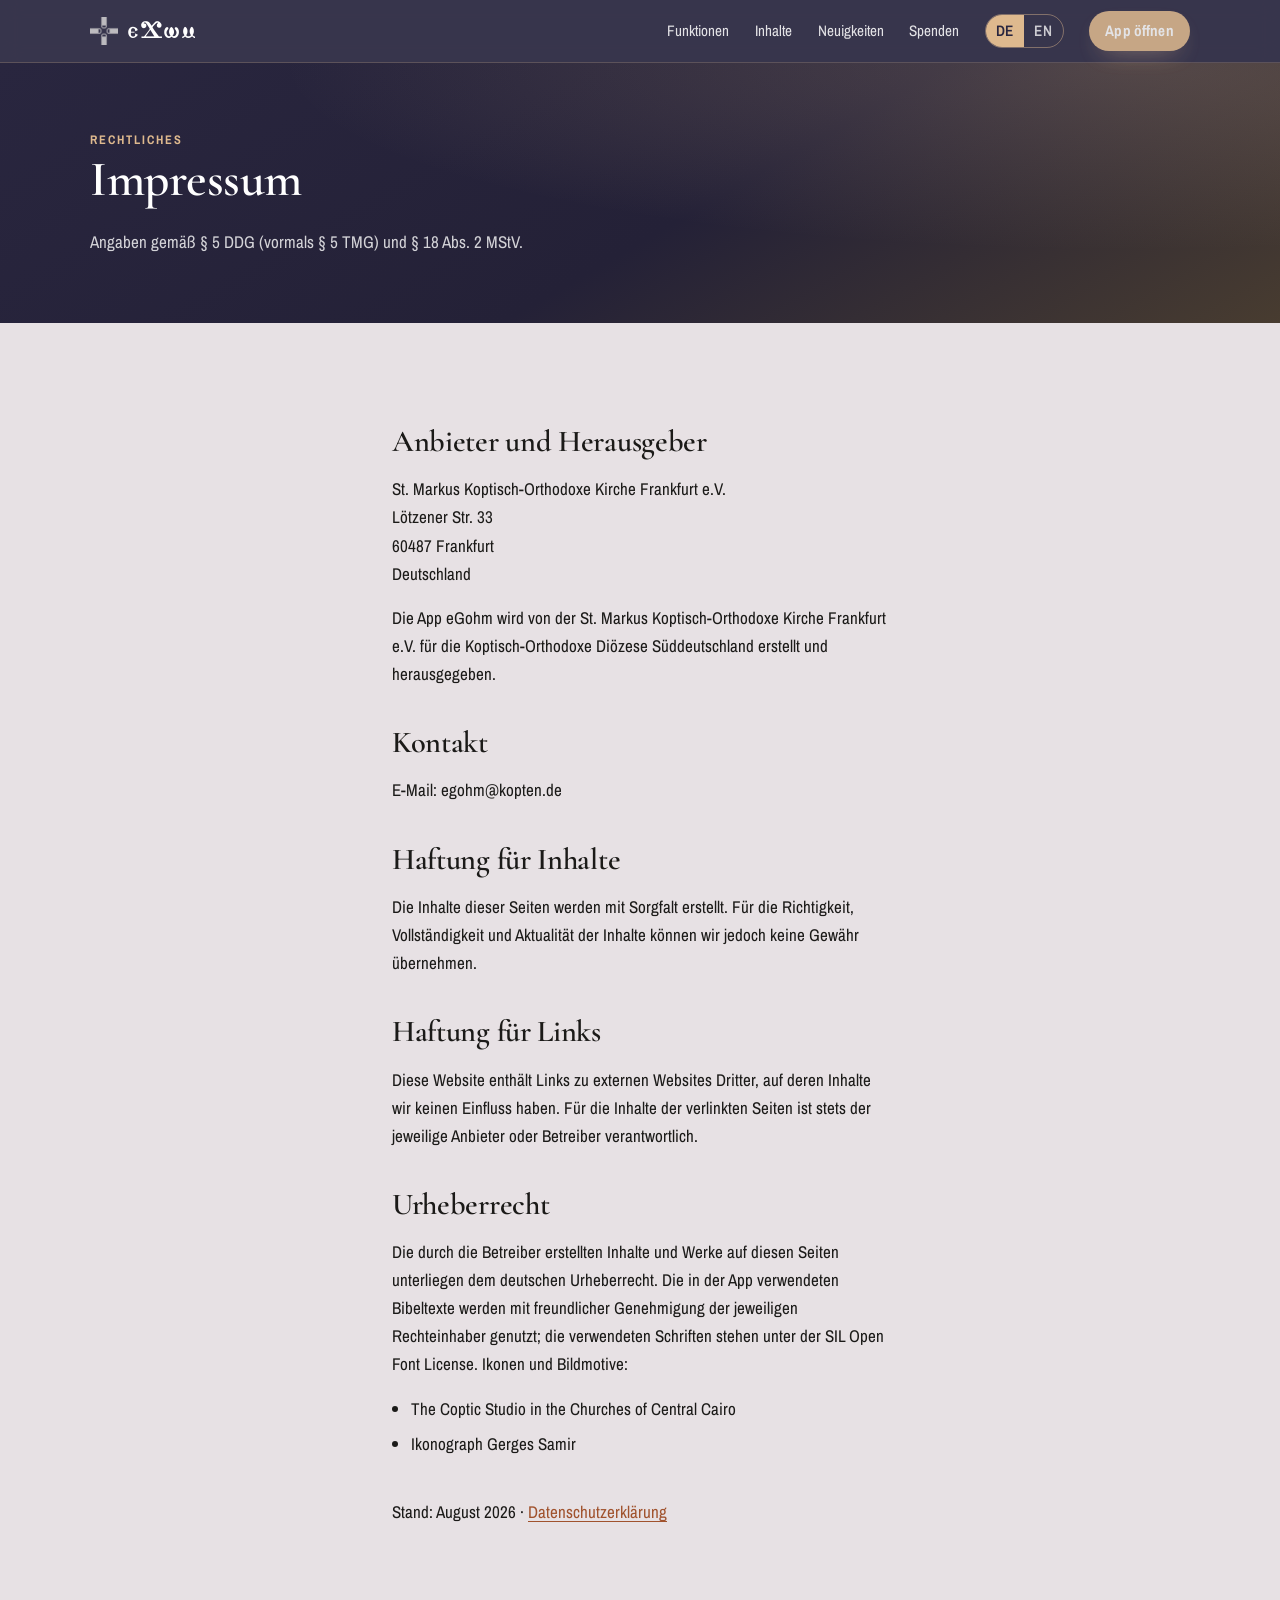
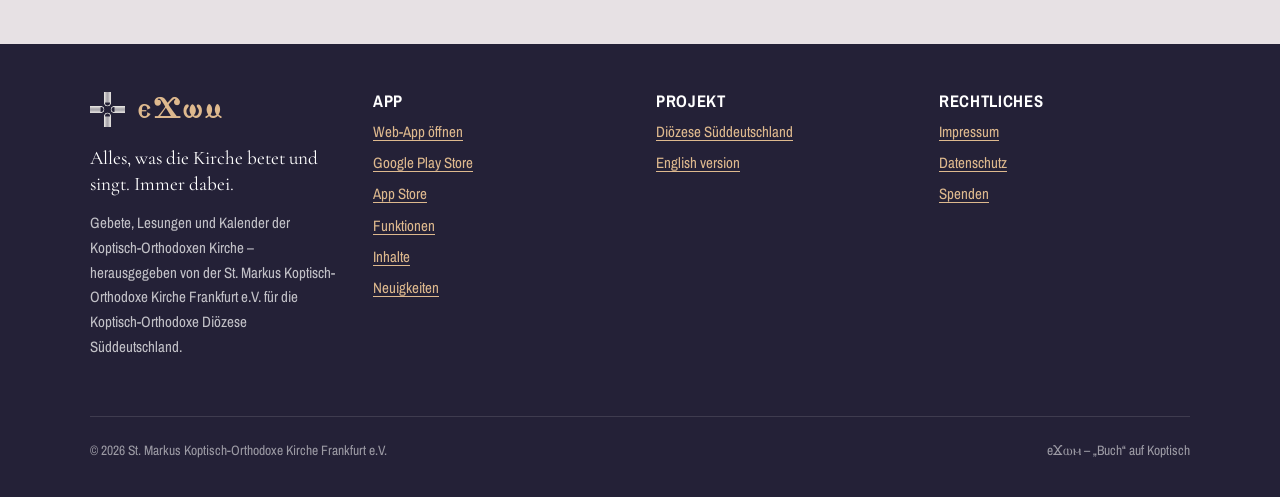
<file: impressum/index.html>
<!doctype html>
<html lang="de">
  <head>
    <meta charset="utf-8" />
    <meta name="viewport" content="width=device-width, initial-scale=1" />
    <title>Impressum – eGohm</title>
    <meta
      name="description"
      content="Impressum der eGohm-Website – St. Markus Koptisch-Orthodoxe Kirche Frankfurt e.V.."
    />
    <link rel="alternate" hreflang="de" href="../impressum/" />
    <link rel="alternate" hreflang="en" href="../en/imprint/" />
    <meta name="theme-color" content="#29263f" />
    <link rel="icon" href="../assets/img/app-icon.png" type="image/png" />
    <link rel="apple-touch-icon" href="../assets/img/app-icon.png" />
    <link rel="stylesheet" href="../assets/css/style.css" />
  </head>
  <body>
    <header class="site-header">
      <div class="wrap">
        <a class="wordmark" href="../" aria-label="eGohm – Startseite"><img src="../assets/img/logo-light.png" width="256" height="256" alt="">eϪⲱⲙ</a>
        <nav class="site-nav" aria-label="Hauptnavigation">
          <a href="../#funktionen">Funktionen</a>
          <a href="../#inhalte">Inhalte</a>
          <a href="../neuigkeiten/">Neuigkeiten</a>
          <a href="../spenden/">Spenden</a>
          <span class="lang-switch">
            <a href="./" aria-current="true" hreflang="de">DE</a>
            <a href="../en/imprint/" hreflang="en">EN</a>
          </span>
          <a class="btn btn--primary btn--sm" href="https://app.egohm.de"
            >App öffnen</a
          >
        </nav>
      </div>
    </header>

    <main>
      <section class="page-hero">
        <div class="wrap">
          <p class="eyebrow">Rechtliches</p>
          <h1>Impressum</h1>
          <p>Angaben gemäß § 5 DDG (vormals § 5 TMG) und § 18 Abs. 2 MStV.</p>
        </div>
      </section>

      <section class="section">
        <div class="wrap prose">
          <h2>Anbieter und Herausgeber</h2>
          <p>
            St. Markus Koptisch-Orthodoxe Kirche Frankfurt e.V.<br />
            Lötzener Str. 33<br />
            60487 Frankfurt<br />
            Deutschland
          </p>
          <p>
            Die App eGohm wird von der St. Markus Koptisch-Orthodoxe Kirche
            Frankfurt e.V. für die Koptisch-Orthodoxe Diözese Süddeutschland
            erstellt und herausgegeben.
          </p>

          <h2>Kontakt</h2>
          <p>E-Mail: egohm@kopten.de</p>

          <h2>Haftung für Inhalte</h2>
          <p>
            Die Inhalte dieser Seiten werden mit Sorgfalt erstellt. Für die
            Richtigkeit, Vollständigkeit und Aktualität der Inhalte können wir
            jedoch keine Gewähr übernehmen.
          </p>

          <h2>Haftung für Links</h2>
          <p>
            Diese Website enthält Links zu externen Websites Dritter, auf deren
            Inhalte wir keinen Einfluss haben. Für die Inhalte der verlinkten
            Seiten ist stets der jeweilige Anbieter oder Betreiber
            verantwortlich.
          </p>

          <h2>Urheberrecht</h2>
          <p>
            Die durch die Betreiber erstellten Inhalte und Werke auf diesen
            Seiten unterliegen dem deutschen Urheberrecht. Die in der App
            verwendeten Bibeltexte werden mit freundlicher Genehmigung der
            jeweiligen Rechteinhaber genutzt; die verwendeten Schriften stehen
            unter der SIL Open Font License. Ikonen und Bildmotive:
          </p>
          <ul>
            <li>The Coptic Studio in the Churches of Central Cairo</li>
            <li>Ikonograph Gerges Samir</li>
          </ul>

          <p style="margin-top: 2.5rem">
            Stand: August 2026 ·
            <a href="../datenschutz/">Datenschutzerklärung</a>
          </p>
        </div>
      </section>
    </main>

    <footer class="site-footer">
      <div class="wrap">
        <div class="footer-grid">
          <div>
            <a
              class="wordmark"
              href="../"
              ><img src="../assets/img/logo-light.png" width="256" height="256" alt="">eϪⲱⲙ</a
            >
            <p class="footer-claim">Alles, was die Kirche betet und singt. Immer dabei.</p>
            <p style="margin-top: 0.8rem">
              Gebete, Lesungen und Kalender der Koptisch-Orthodoxen Kirche –
              herausgegeben von der St. Markus Koptisch-Orthodoxe Kirche
              Frankfurt e.V. für die Koptisch-Orthodoxe Diözese Süddeutschland.
            </p>
          </div>
          <div>
            <h3>App</h3>
            <ul>
              <li><a href="https://app.egohm.de">Web-App öffnen</a></li>
              <li>
                <a
                  href="https://play.google.com/store/apps/details?id=de.kopten.app"
                  >Google Play Store</a
                >
              </li>
              <li>
                <a href="https://apps.apple.com/us/app/egohm/id6444137697"
                  >App Store</a
                >
              </li>
              <li><a href="../#funktionen">Funktionen</a></li>
              <li><a href="../#inhalte">Inhalte</a></li>
              <li><a href="../neuigkeiten/">Neuigkeiten</a></li>
            </ul>
          </div>
          <div>
            <h3>Projekt</h3>
            <ul>
              <li>
                <a href="https://copticorthodox.church"
                  >Diözese Süddeutschland</a
                >
              </li>
              <li><a href="../en/imprint/">English version</a></li>
            </ul>
          </div>
          <div>
            <h3>Rechtliches</h3>
            <ul>
              <li><a href="./">Impressum</a></li>
              <li><a href="../datenschutz/">Datenschutz</a></li>
              <li><a href="../spenden/">Spenden</a></li>
            </ul>
          </div>
        </div>
        <div class="footer-bottom">
          <span
            >© <span data-year>2026</span> St. Markus Koptisch-Orthodoxe Kirche
            Frankfurt e.V.</span
          >
          <span>eϪⲱⲙ – „Buch“ auf Koptisch</span>
        </div>
      </div>
    </footer>

    <script src="../assets/js/main.js" defer></script>
  </body>
</html>
</file>
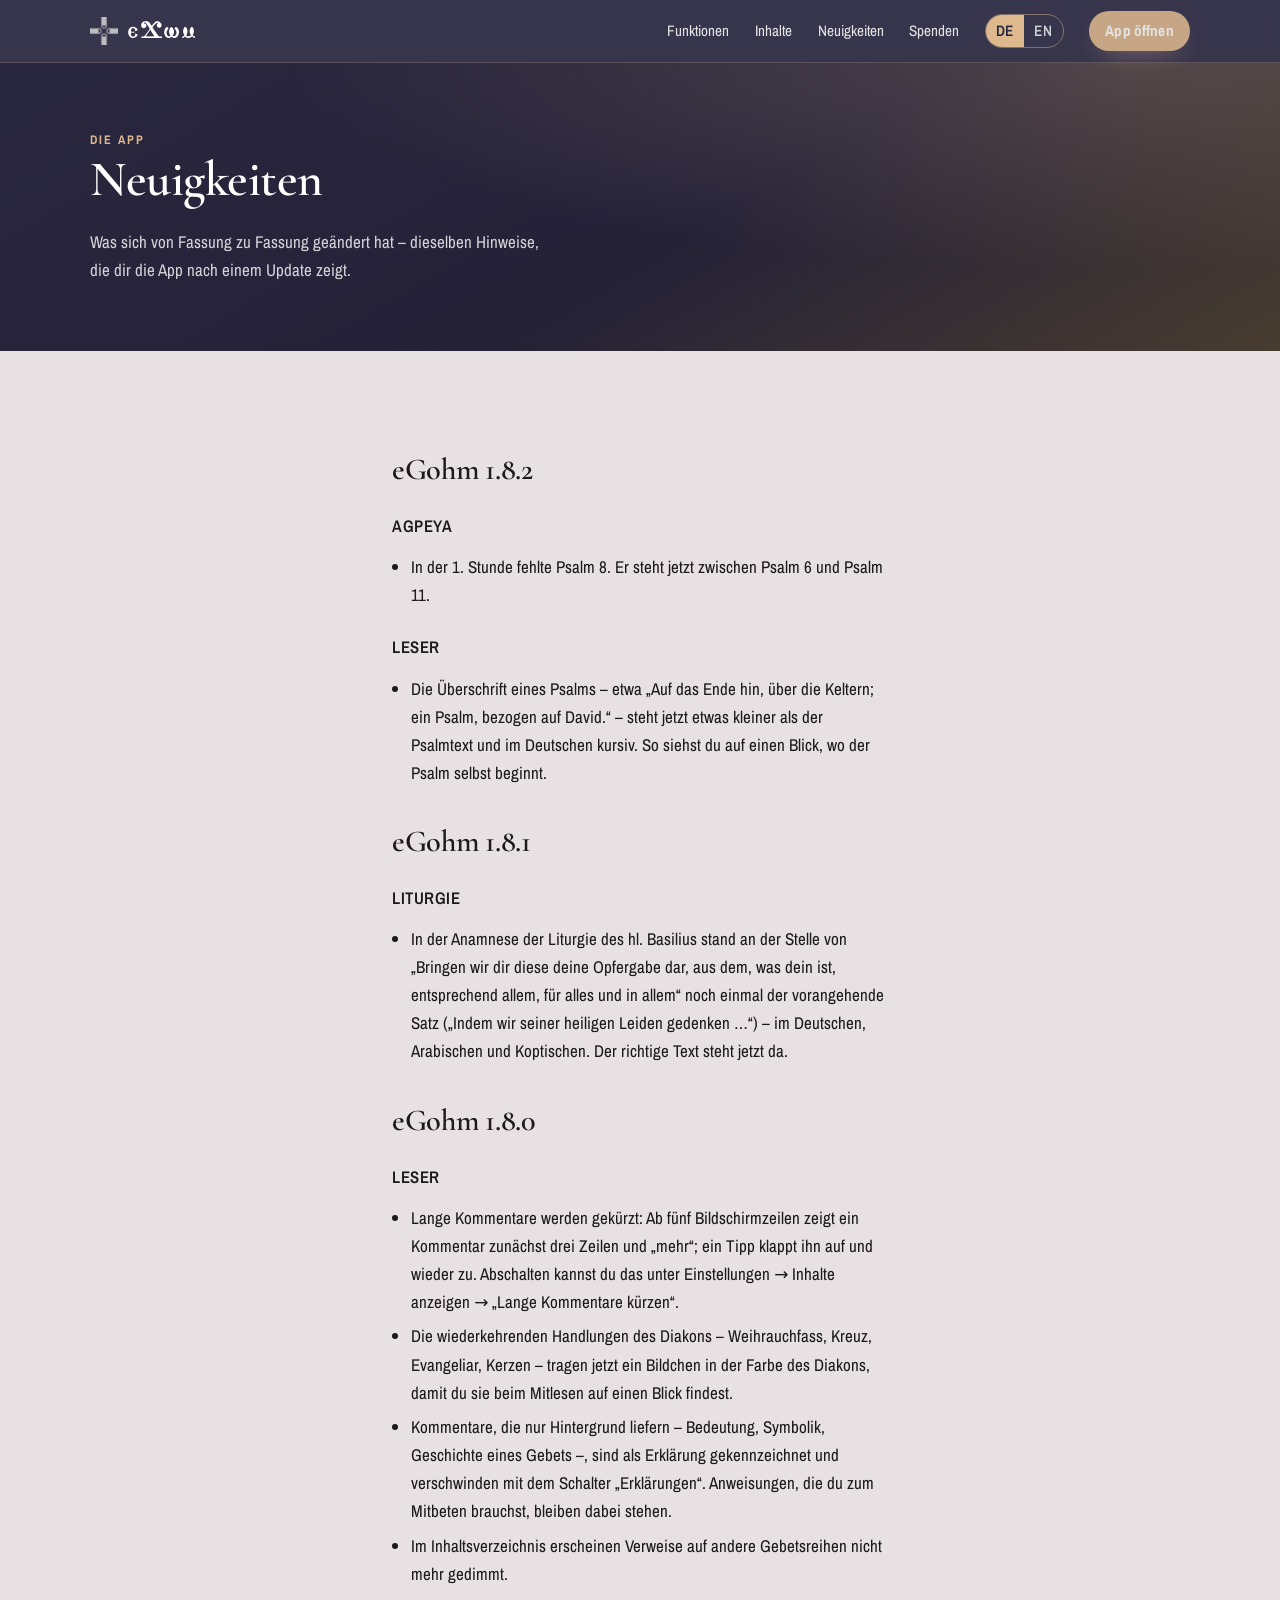
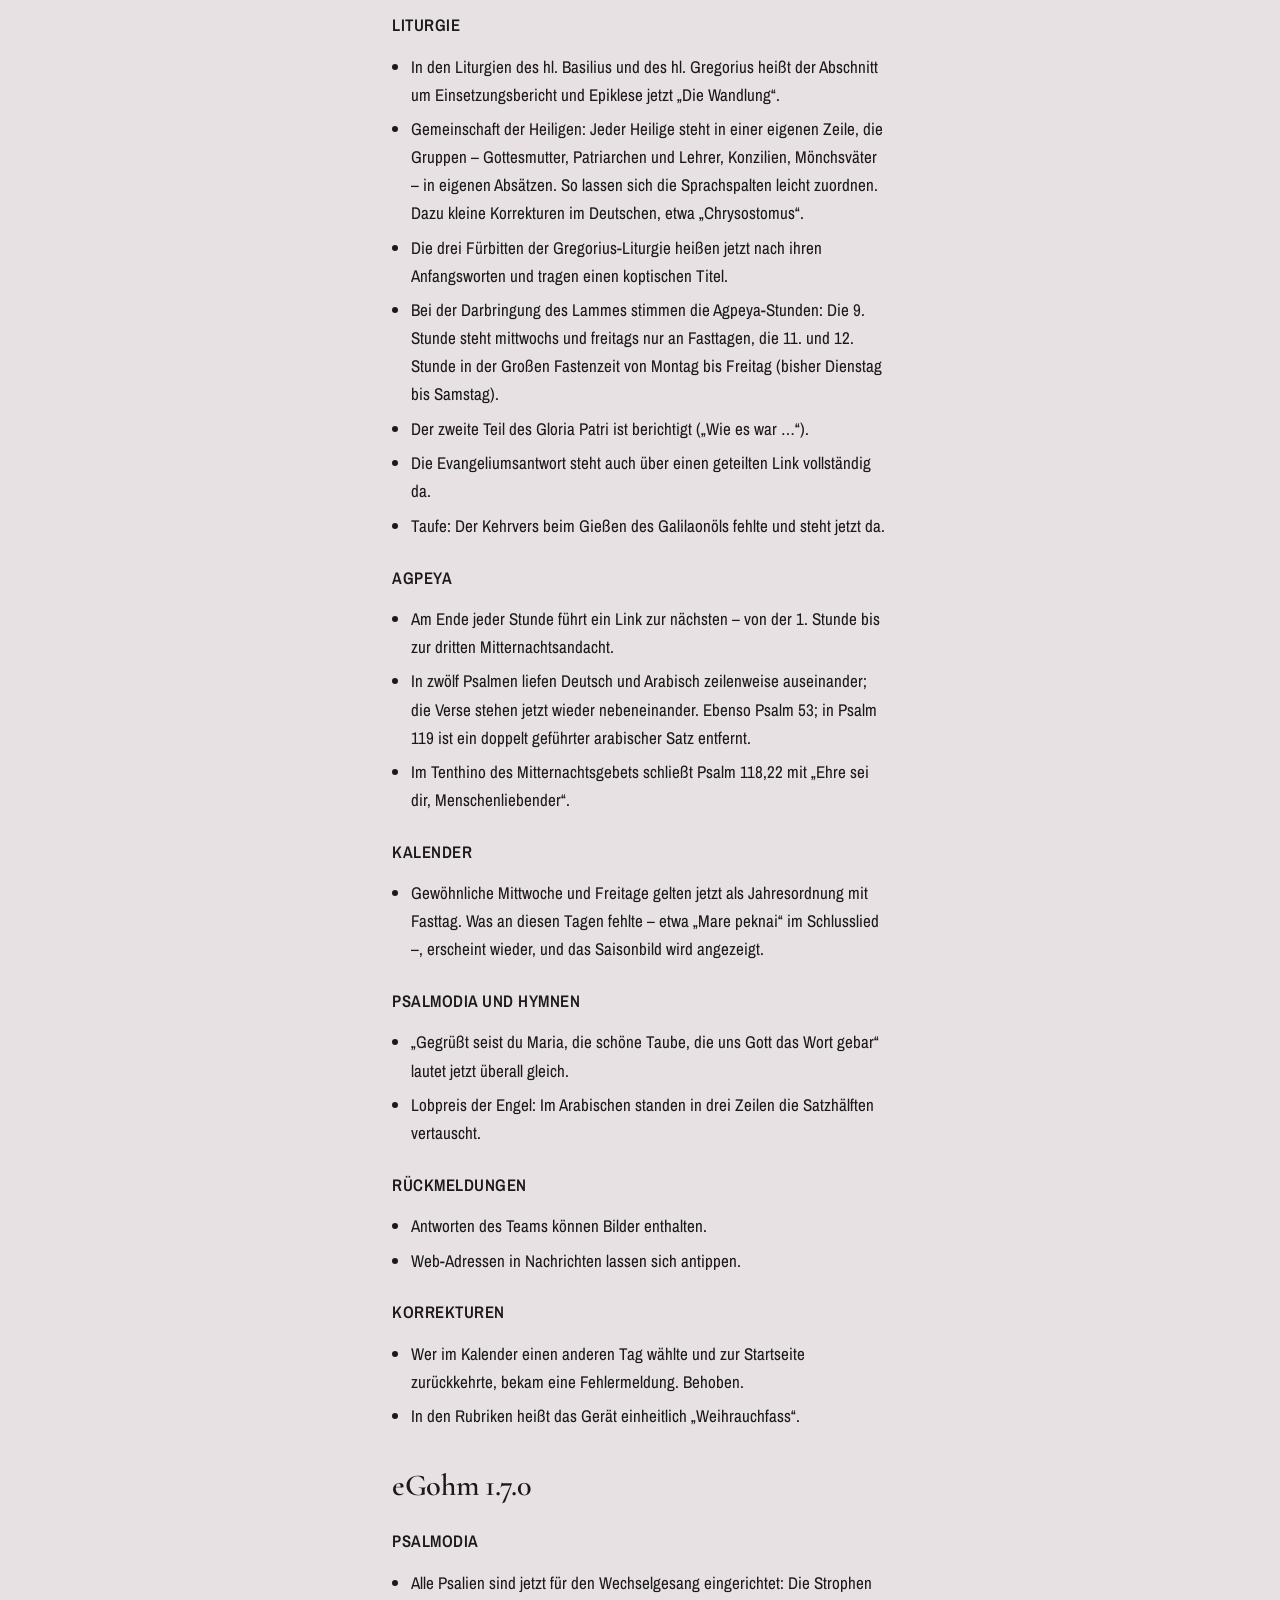
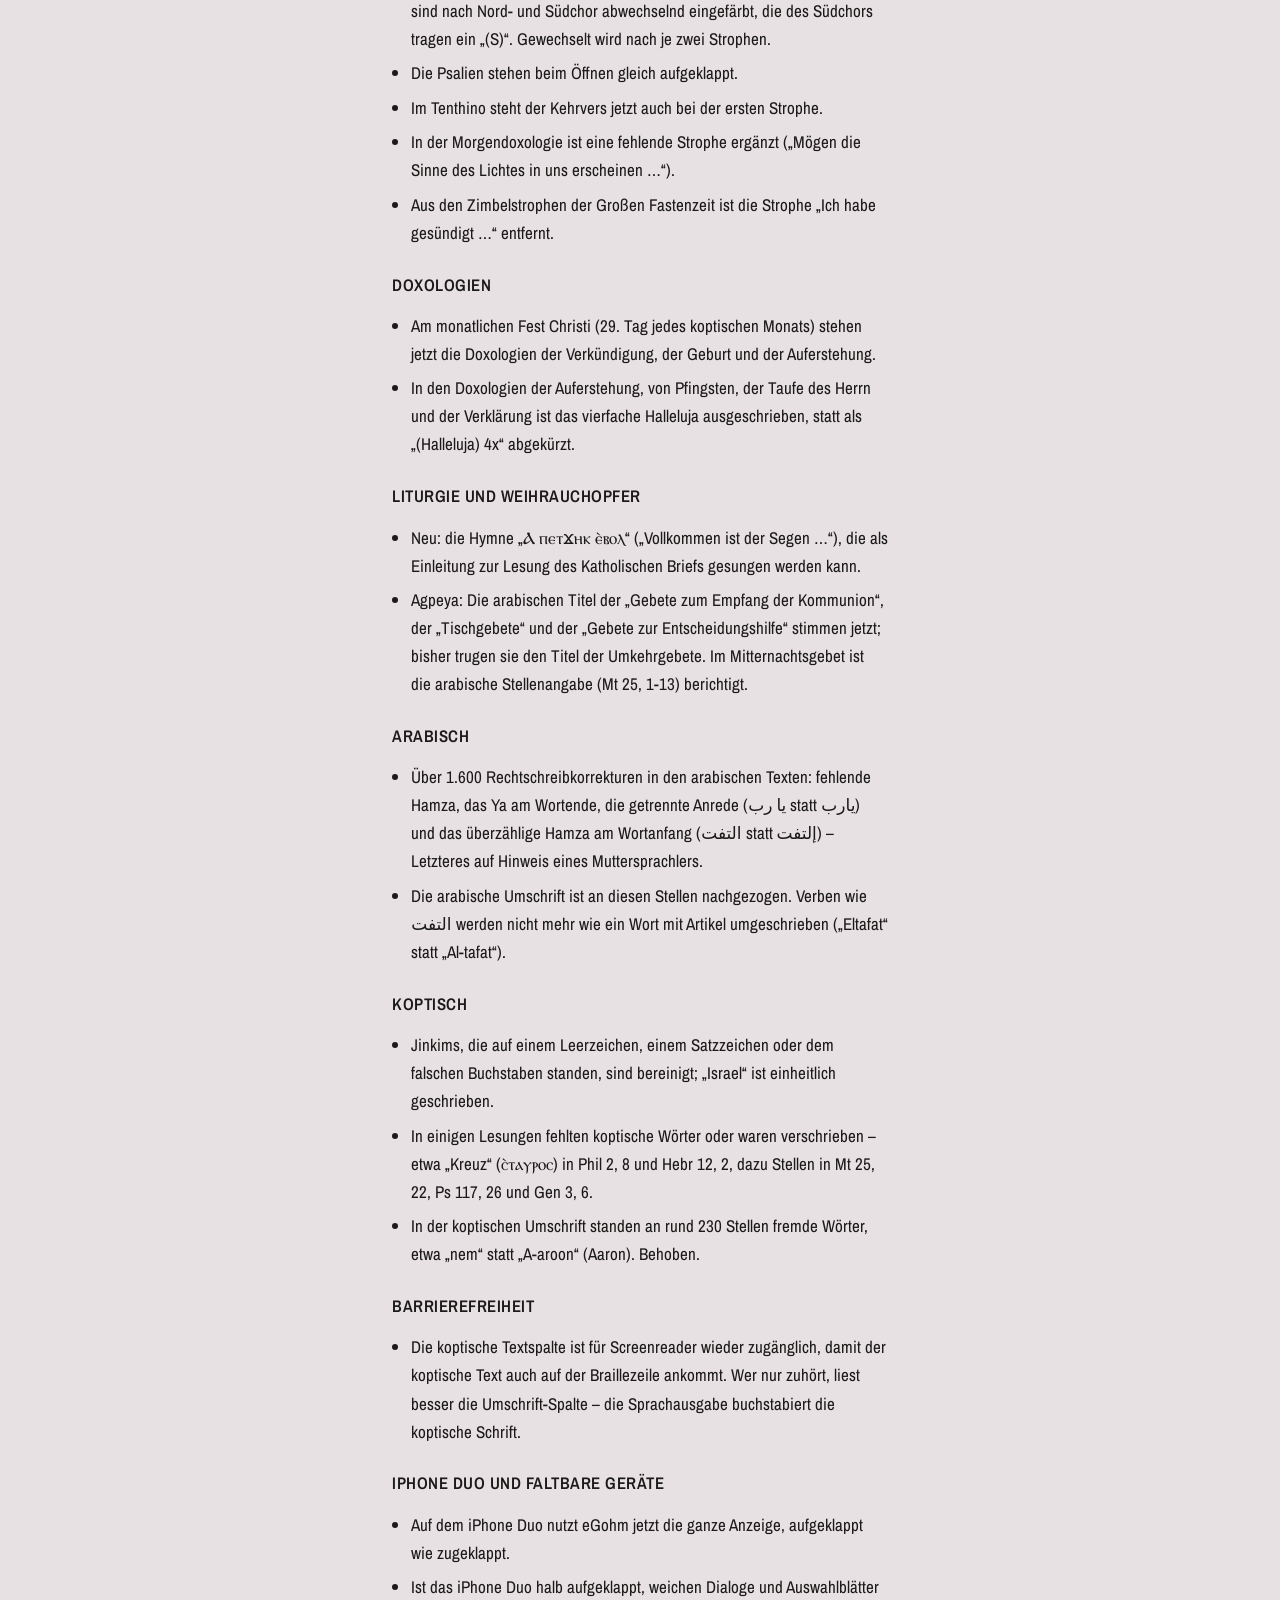
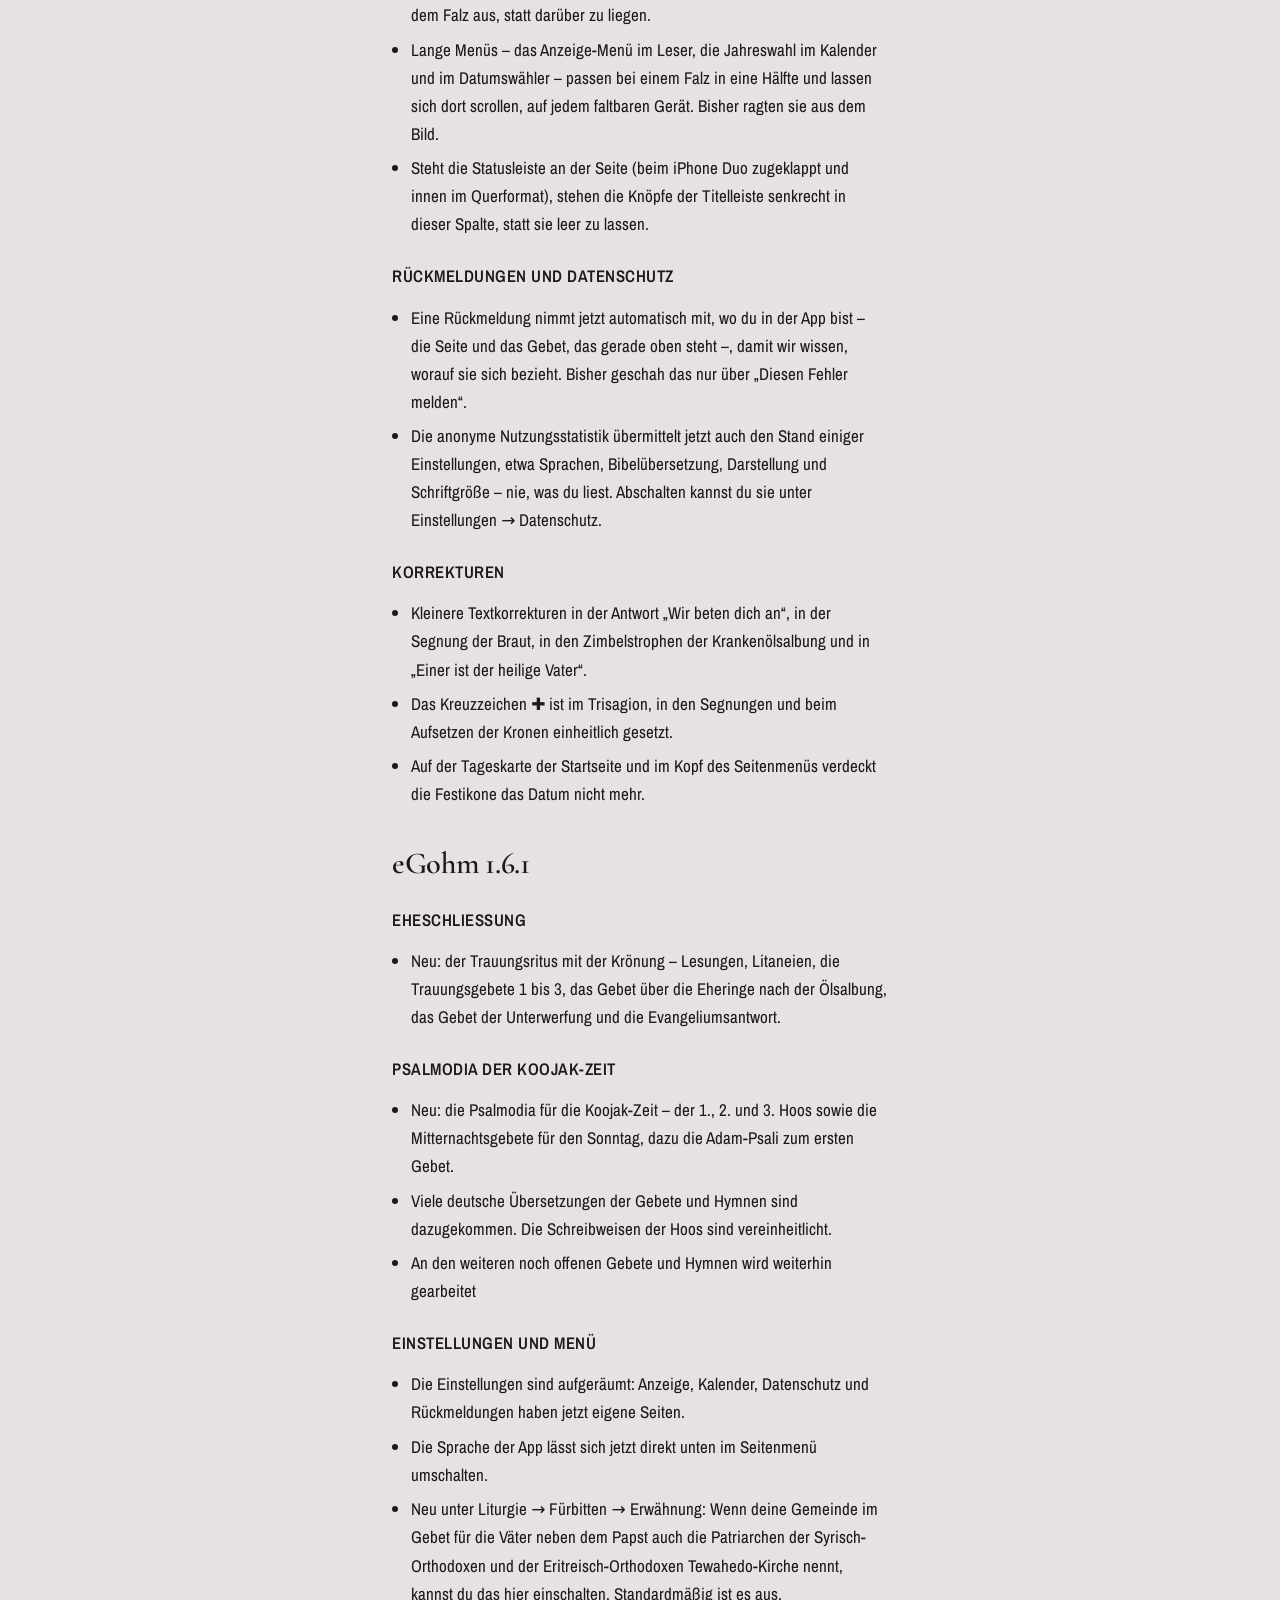
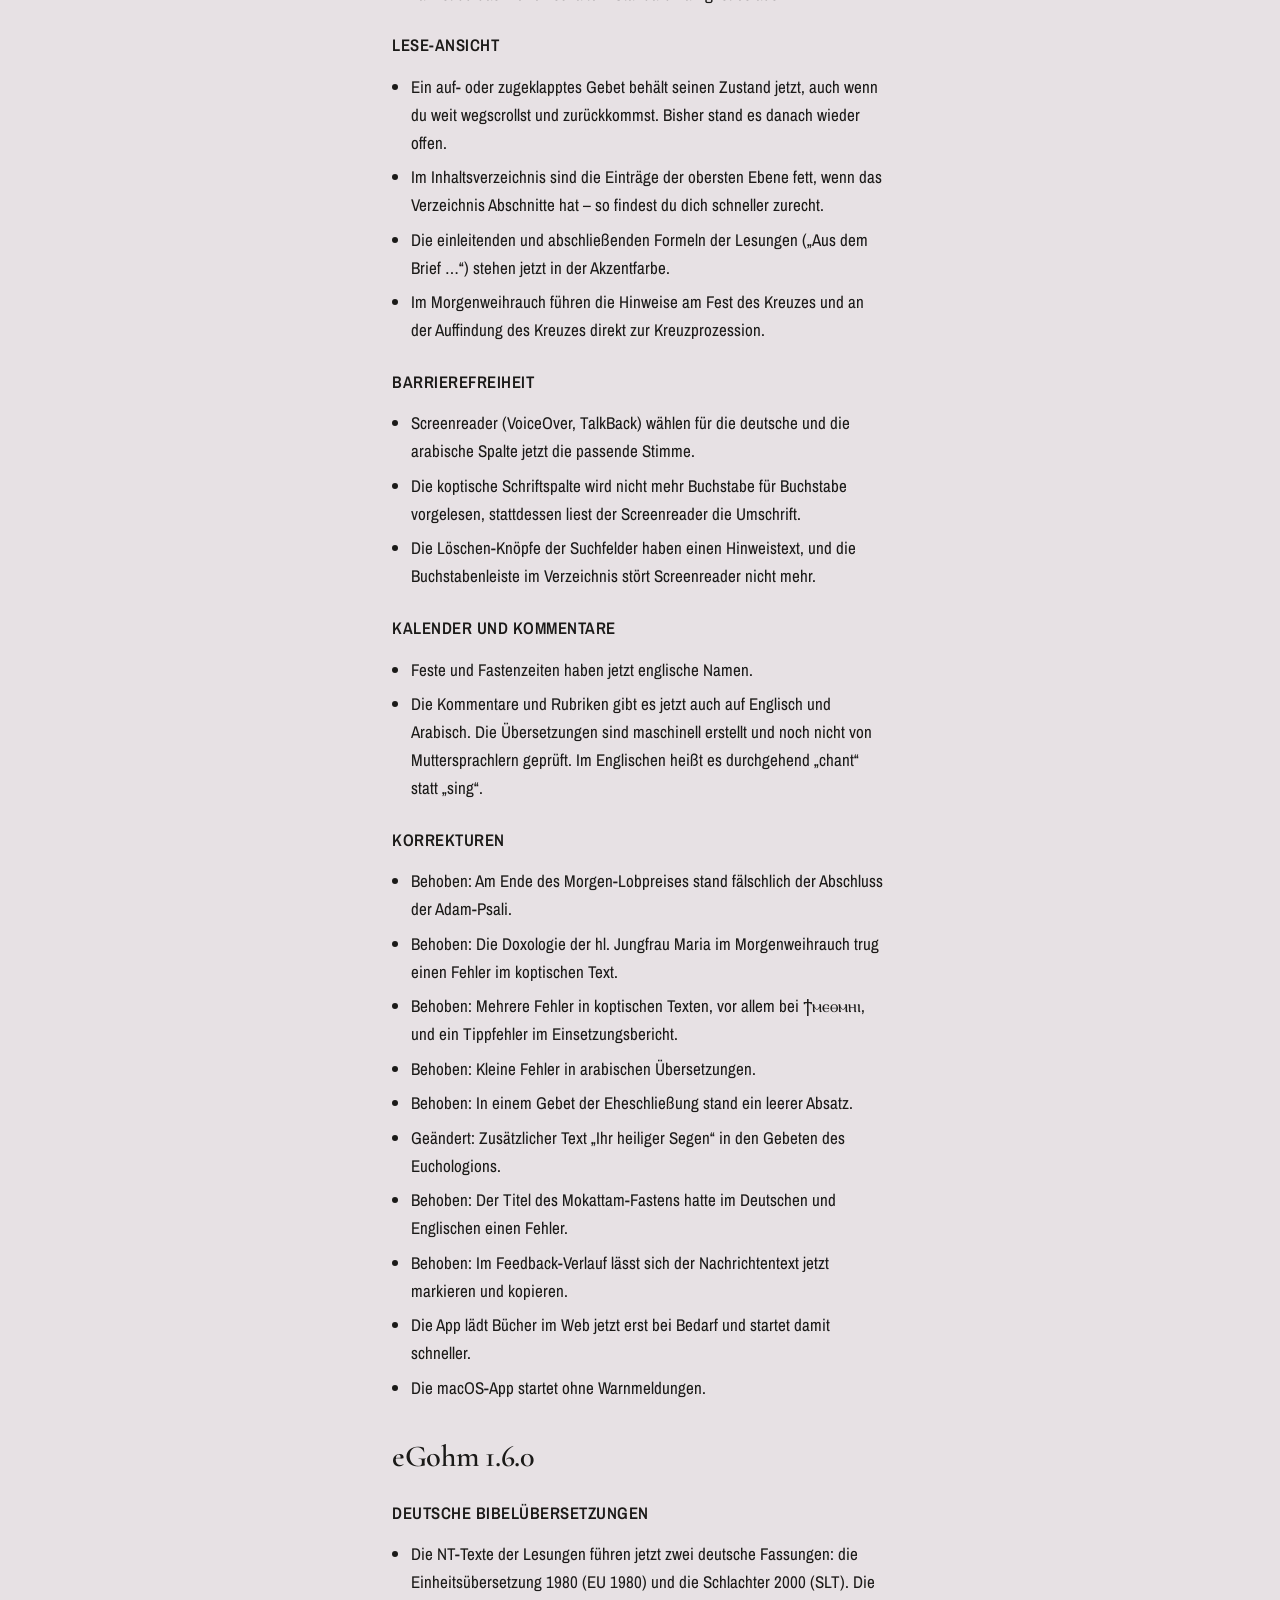
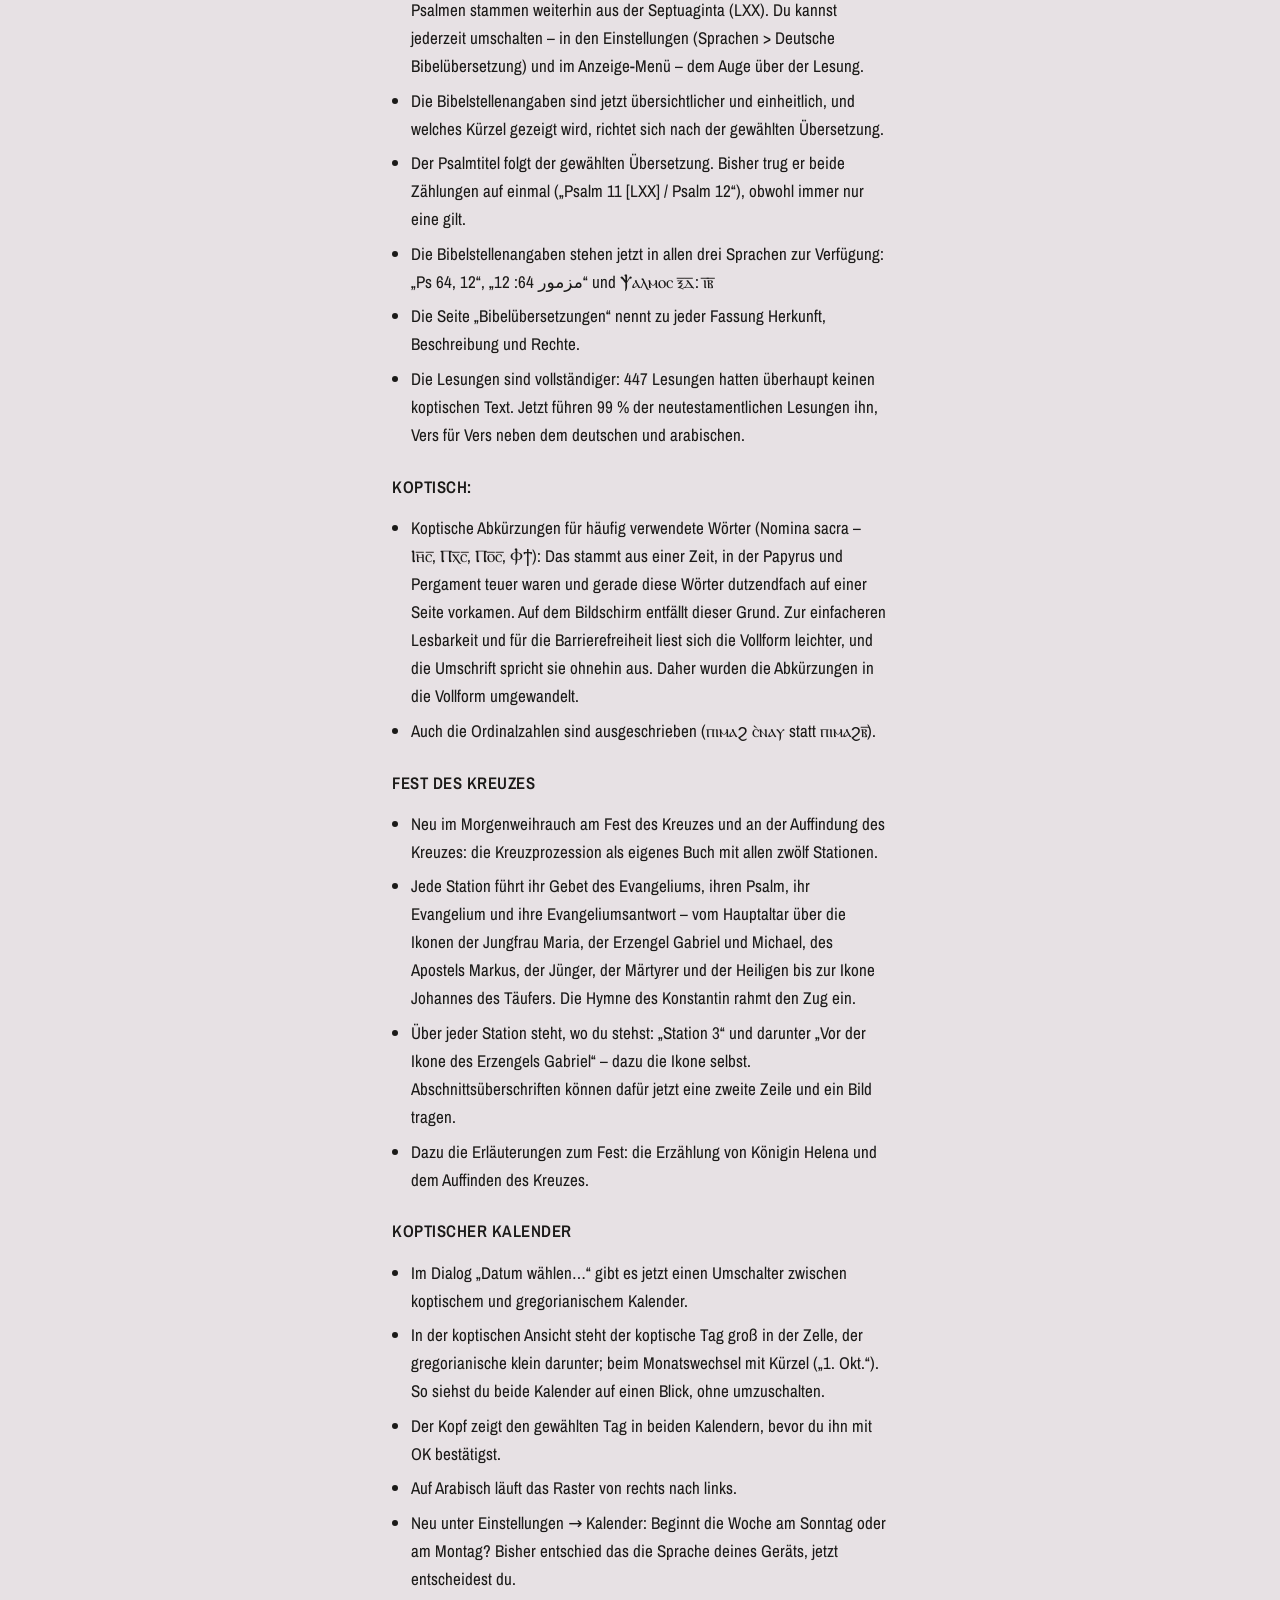
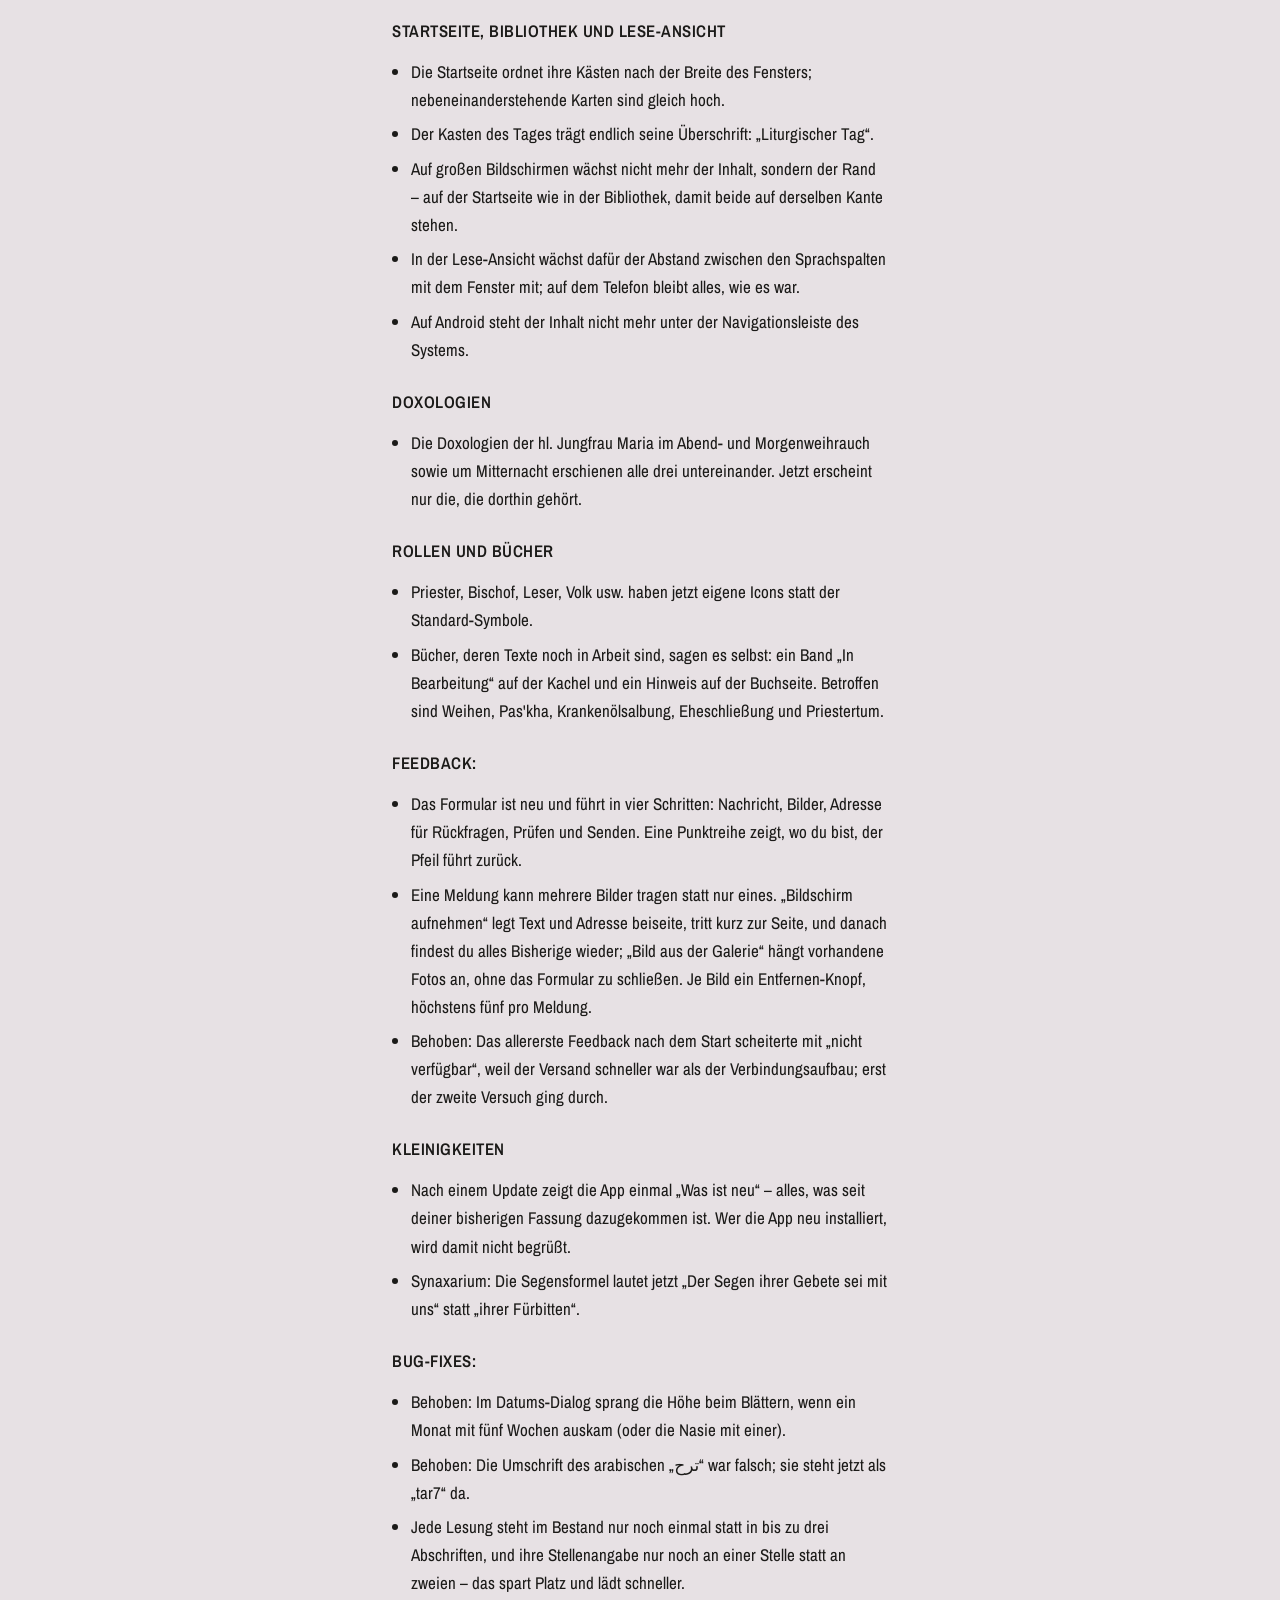
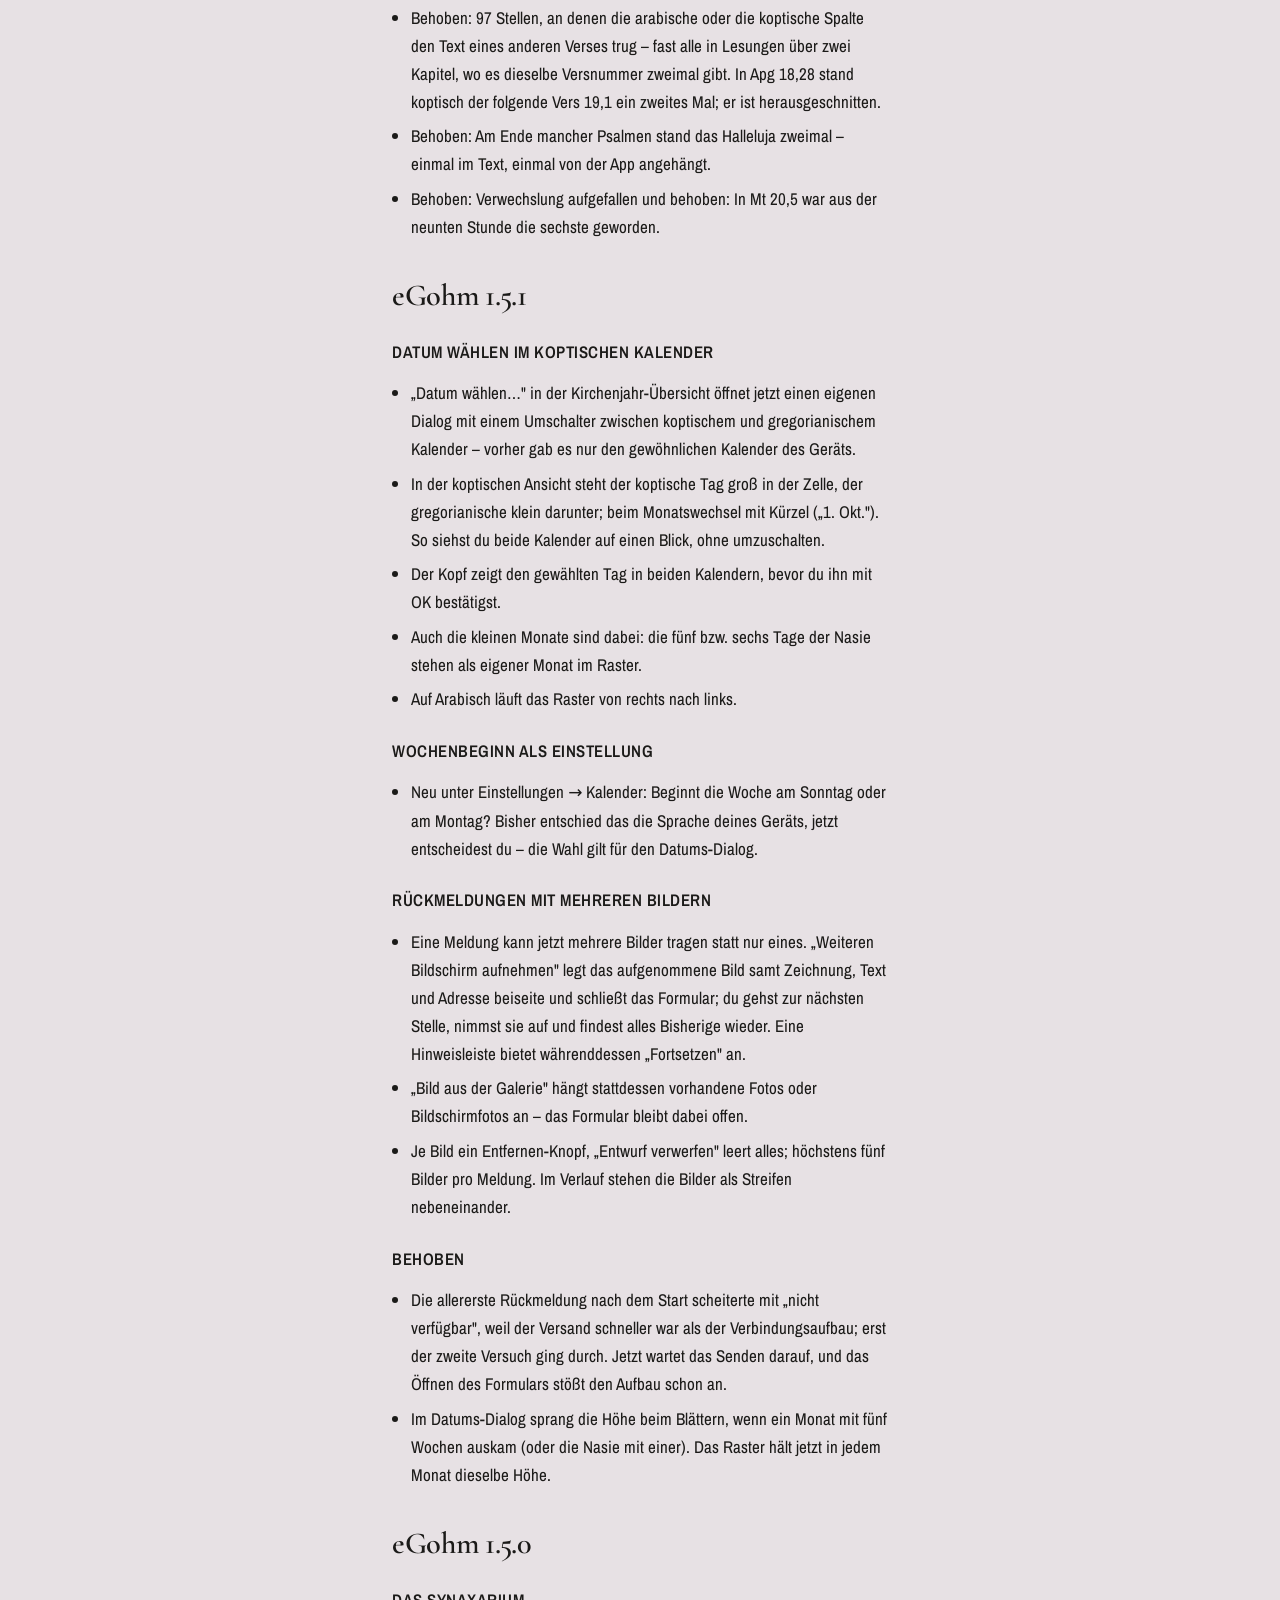
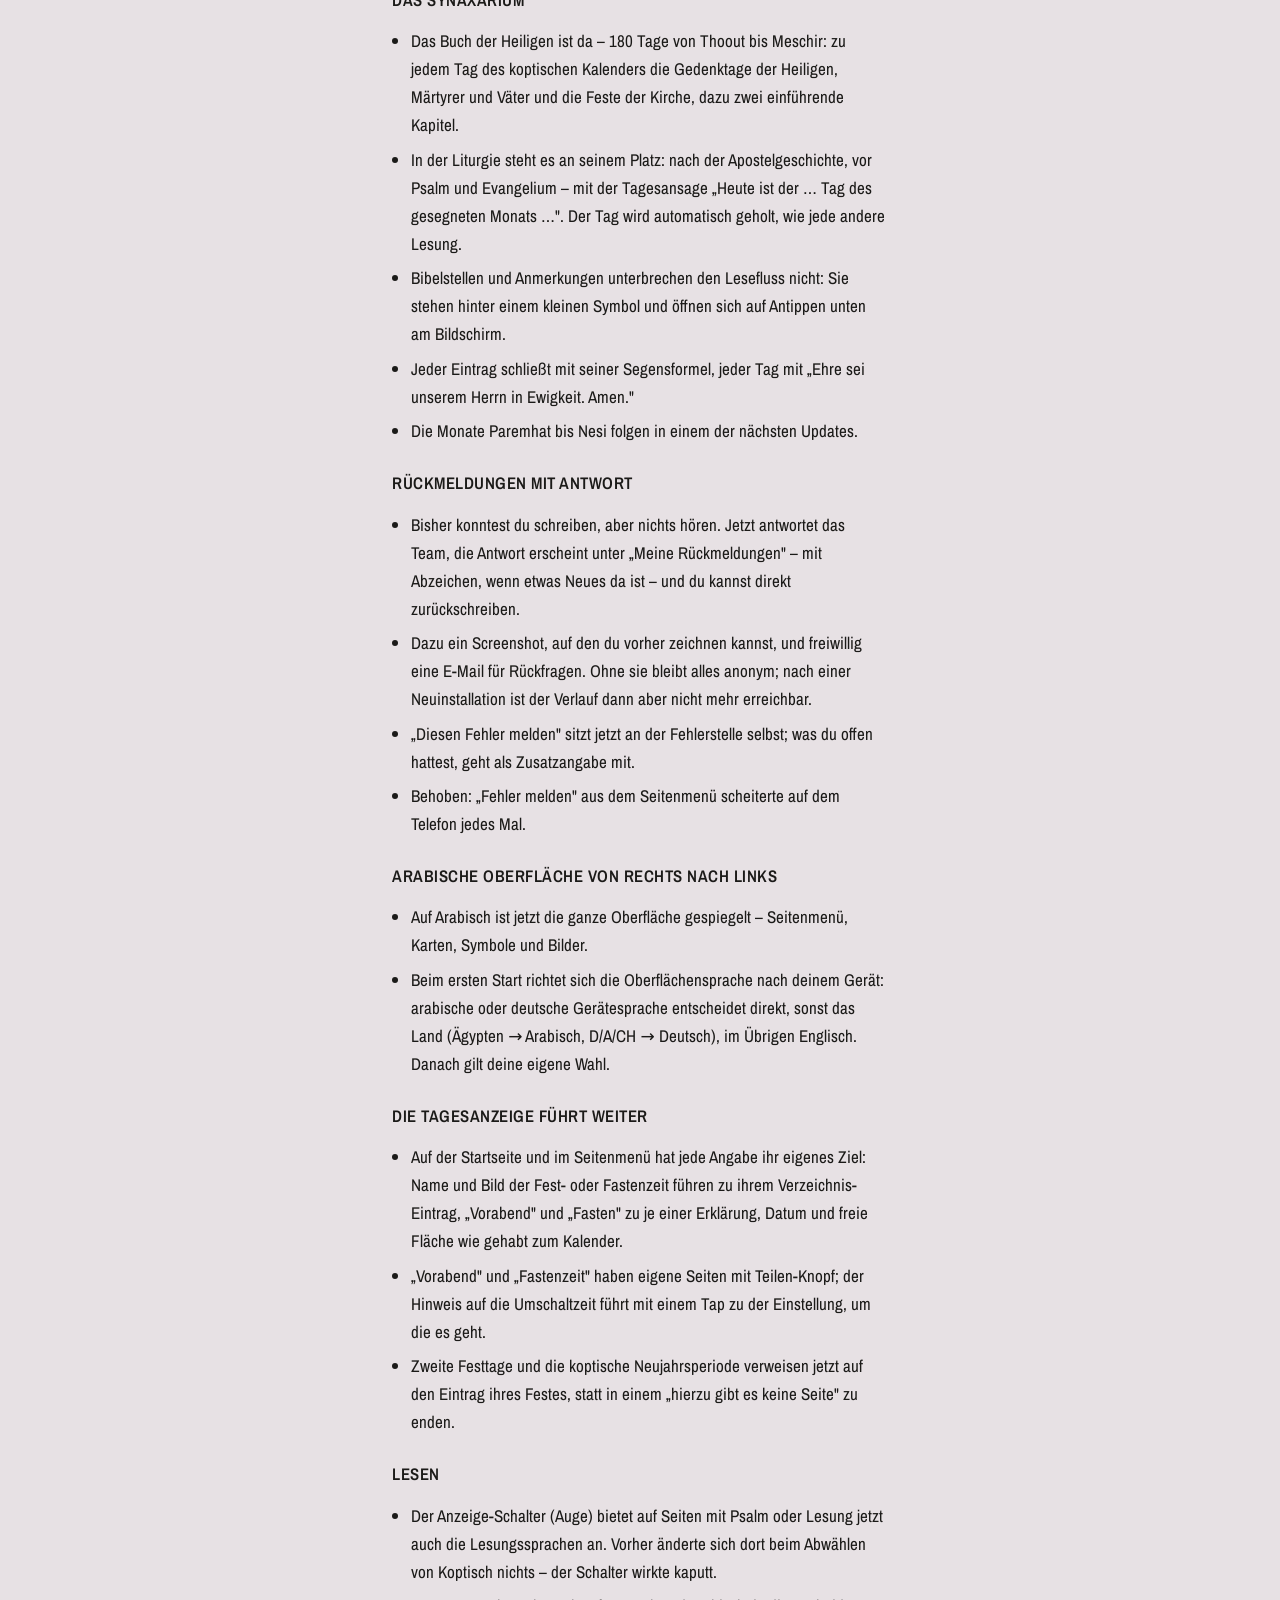
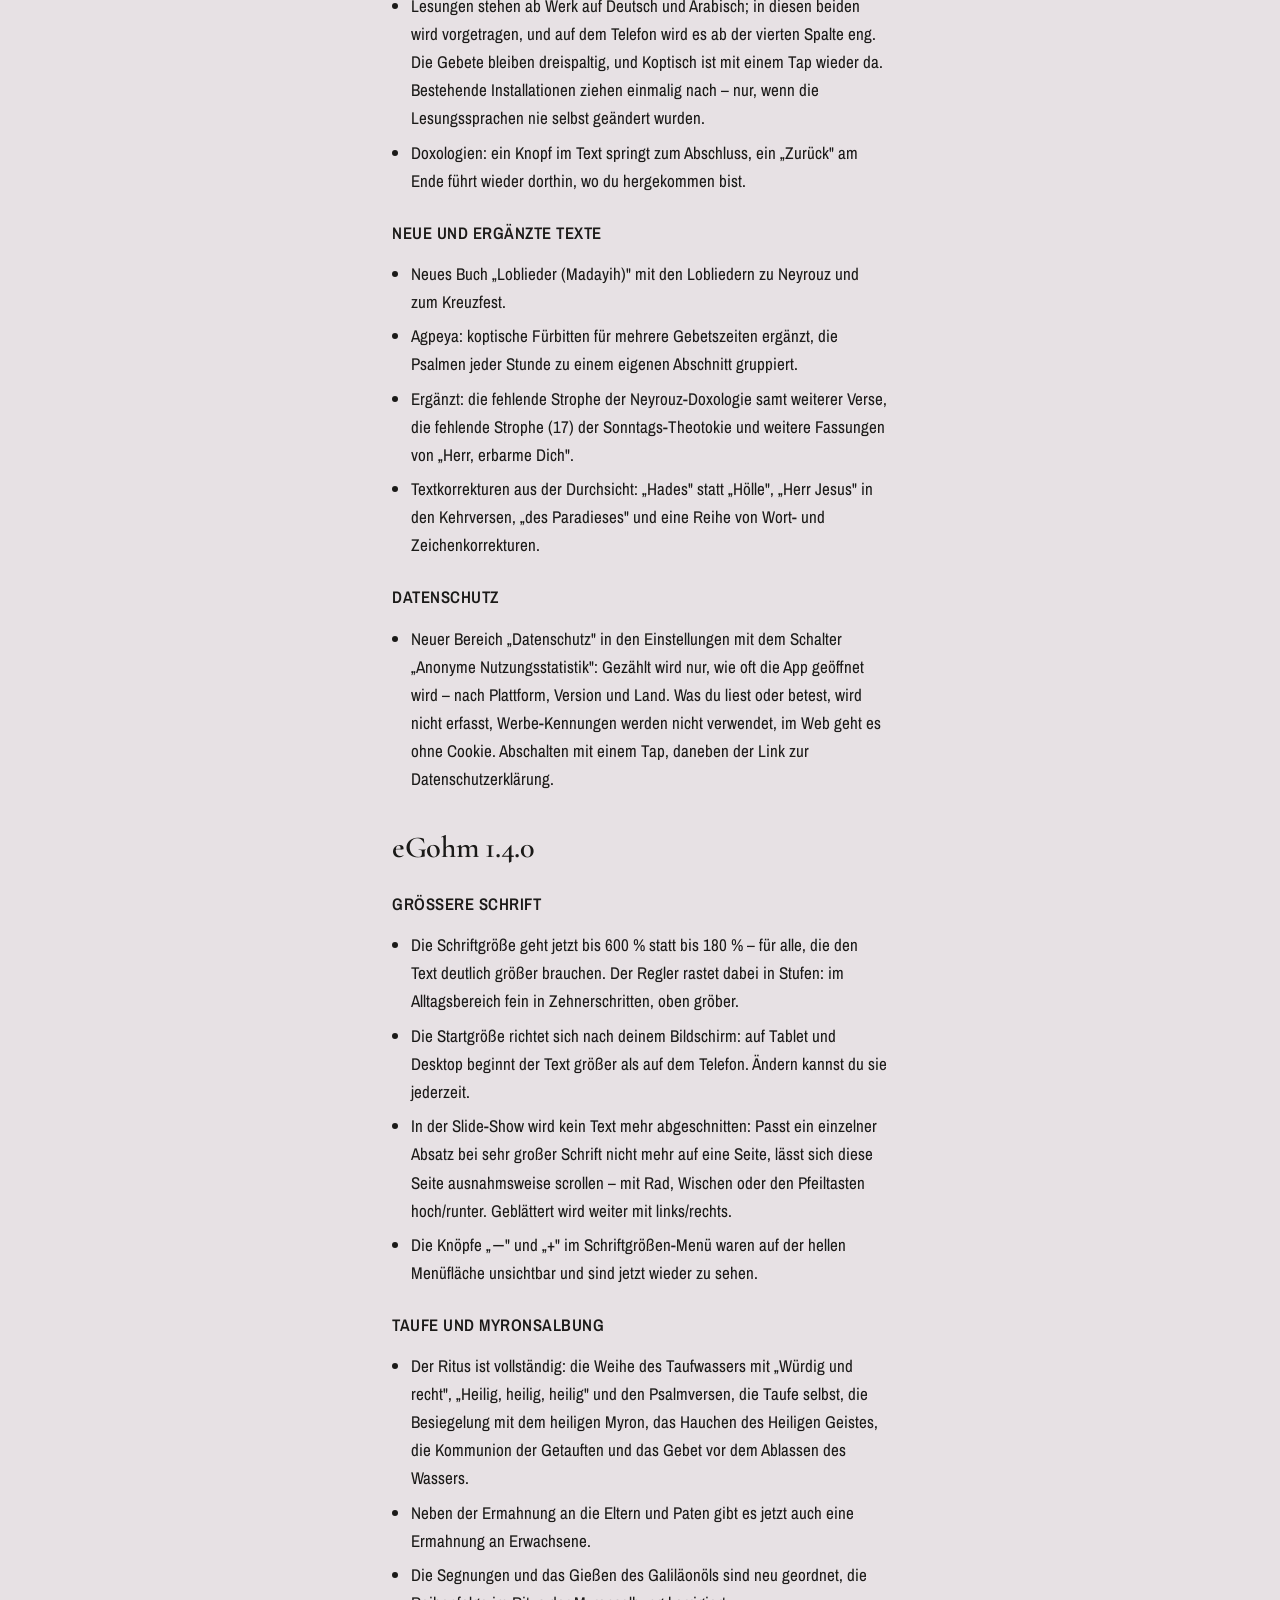
<file: neuigkeiten/index.html>
<!doctype html>
<html lang="de">
  <head>
    <meta charset="utf-8" />
    <meta name="viewport" content="width=device-width, initial-scale=1" />
    <title>Neuigkeiten – eGohm</title>
    <meta
      name="description"
      content="Was sich in eGohm von Fassung zu Fassung geändert hat."
    />
    <link rel="alternate" hreflang="de" href="../neuigkeiten/" />
    <link rel="alternate" hreflang="en" href="../en/news/" />
    <meta name="theme-color" content="#29263f" />
    <link rel="icon" href="../assets/img/app-icon.png" type="image/png" />
    <link rel="apple-touch-icon" href="../assets/img/app-icon.png" />
    <link rel="stylesheet" href="../assets/css/style.css" />
  </head>
  <body>
    <header class="site-header">
      <div class="wrap">
        <a class="wordmark" href="../" aria-label="eGohm – Startseite"><img src="../assets/img/logo-light.png" width="256" height="256" alt="">eϪⲱⲙ</a>
        <nav class="site-nav" aria-label="Hauptnavigation">
          <a href="../#funktionen">Funktionen</a>
          <a href="../#inhalte">Inhalte</a>
          <a href="./">Neuigkeiten</a>
          <a href="../spenden/">Spenden</a>
          <span class="lang-switch">
            <a href="./" aria-current="true" hreflang="de">DE</a>
            <a href="../en/news/" hreflang="en">EN</a>
          </span>
          <a class="btn btn--primary btn--sm" href="https://app.egohm.de"
            >App öffnen</a
          >
        </nav>
      </div>
    </header>

    <main>
      <section class="page-hero">
        <div class="wrap">
          <p class="eyebrow">Die App</p>
          <h1>Neuigkeiten</h1>
          <p>Was sich von Fassung zu Fassung geändert hat – dieselben Hinweise, die dir die App nach einem Update zeigt.</p>
        </div>
      </section>

      <section class="section">
        <div class="wrap prose">
        <!-- Inhalt erzeugt von scripts/publish_release_notes.py im App-Repo. -->
        <!-- RELEASE-NOTES:START -->
        <h2>eGohm 1.8.2</h2>
        <h3>Agpeya</h3>
        <ul>
          <li>In der 1. Stunde fehlte Psalm 8. Er steht jetzt zwischen Psalm 6 und Psalm 11.</li>
        </ul>
        <h3>Leser</h3>
        <ul>
          <li>Die Überschrift eines Psalms – etwa „Auf das Ende hin, über die Keltern; ein Psalm, bezogen auf David.“ – steht jetzt etwas kleiner als der Psalmtext und im Deutschen kursiv. So siehst du auf einen Blick, wo der Psalm selbst beginnt.</li>
        </ul>
        <h2>eGohm 1.8.1</h2>
        <h3>Liturgie</h3>
        <ul>
          <li>In der Anamnese der Liturgie des hl. Basilius stand an der Stelle von „Bringen wir dir diese deine Opfergabe dar, aus dem, was dein ist, entsprechend allem, für alles und in allem“ noch einmal der vorangehende Satz („Indem wir seiner heiligen Leiden gedenken …“) – im Deutschen, Arabischen und Koptischen. Der richtige Text steht jetzt da.</li>
        </ul>
        <h2>eGohm 1.8.0</h2>
        <h3>Leser</h3>
        <ul>
          <li>Lange Kommentare werden gekürzt: Ab fünf Bildschirmzeilen zeigt ein Kommentar zunächst drei Zeilen und „mehr“; ein Tipp klappt ihn auf und wieder zu. Abschalten kannst du das unter Einstellungen → Inhalte anzeigen → „Lange Kommentare kürzen“.</li>
          <li>Die wiederkehrenden Handlungen des Diakons – Weihrauchfass, Kreuz, Evangeliar, Kerzen – tragen jetzt ein Bildchen in der Farbe des Diakons, damit du sie beim Mitlesen auf einen Blick findest.</li>
          <li>Kommentare, die nur Hintergrund liefern – Bedeutung, Symbolik, Geschichte eines Gebets –, sind als Erklärung gekennzeichnet und verschwinden mit dem Schalter „Erklärungen“. Anweisungen, die du zum Mitbeten brauchst, bleiben dabei stehen.</li>
          <li>Im Inhaltsverzeichnis erscheinen Verweise auf andere Gebetsreihen nicht mehr gedimmt.</li>
        </ul>
        <h3>Liturgie</h3>
        <ul>
          <li>In den Liturgien des hl. Basilius und des hl. Gregorius heißt der Abschnitt um Einsetzungsbericht und Epiklese jetzt „Die Wandlung“.</li>
          <li>Gemeinschaft der Heiligen: Jeder Heilige steht in einer eigenen Zeile, die Gruppen – Gottesmutter, Patriarchen und Lehrer, Konzilien, Mönchsväter – in eigenen Absätzen. So lassen sich die Sprachspalten leicht zuordnen. Dazu kleine Korrekturen im Deutschen, etwa „Chrysostomus“.</li>
          <li>Die drei Fürbitten der Gregorius-Liturgie heißen jetzt nach ihren Anfangsworten und tragen einen koptischen Titel.</li>
          <li>Bei der Darbringung des Lammes stimmen die Agpeya-Stunden: Die 9. Stunde steht mittwochs und freitags nur an Fasttagen, die 11. und 12. Stunde in der Großen Fastenzeit von Montag bis Freitag (bisher Dienstag bis Samstag).</li>
          <li>Der zweite Teil des Gloria Patri ist berichtigt („Wie es war …“).</li>
          <li>Die Evangeliumsantwort steht auch über einen geteilten Link vollständig da.</li>
          <li>Taufe: Der Kehrvers beim Gießen des Galilaonöls fehlte und steht jetzt da.</li>
        </ul>
        <h3>Agpeya</h3>
        <ul>
          <li>Am Ende jeder Stunde führt ein Link zur nächsten – von der 1. Stunde bis zur dritten Mitternachtsandacht.</li>
          <li>In zwölf Psalmen liefen Deutsch und Arabisch zeilenweise auseinander; die Verse stehen jetzt wieder nebeneinander. Ebenso Psalm 53; in Psalm 119 ist ein doppelt geführter arabischer Satz entfernt.</li>
          <li>Im Tenthino des Mitternachtsgebets schließt Psalm 118,22 mit „Ehre sei dir, Menschenliebender“.</li>
        </ul>
        <h3>Kalender</h3>
        <ul>
          <li>Gewöhnliche Mittwoche und Freitage gelten jetzt als Jahresordnung mit Fasttag. Was an diesen Tagen fehlte – etwa „Mare peknai“ im Schlusslied –, erscheint wieder, und das Saisonbild wird angezeigt.</li>
        </ul>
        <h3>Psalmodia und Hymnen</h3>
        <ul>
          <li>„Gegrüßt seist du Maria, die schöne Taube, die uns Gott das Wort gebar“ lautet jetzt überall gleich.</li>
          <li>Lobpreis der Engel: Im Arabischen standen in drei Zeilen die Satzhälften vertauscht.</li>
        </ul>
        <h3>Rückmeldungen</h3>
        <ul>
          <li>Antworten des Teams können Bilder enthalten.</li>
          <li>Web-Adressen in Nachrichten lassen sich antippen.</li>
        </ul>
        <h3>Korrekturen</h3>
        <ul>
          <li>Wer im Kalender einen anderen Tag wählte und zur Startseite zurückkehrte, bekam eine Fehlermeldung. Behoben.</li>
          <li>In den Rubriken heißt das Gerät einheitlich „Weihrauchfass“.</li>
        </ul>
        <h2>eGohm 1.7.0</h2>
        <h3>Psalmodia</h3>
        <ul>
          <li>Alle Psalien sind jetzt für den Wechselgesang eingerichtet: Die Strophen sind nach Nord- und Südchor abwechselnd eingefärbt, die des Südchors tragen ein „(S)“. Gewechselt wird nach je zwei Strophen.</li>
          <li>Die Psalien stehen beim Öffnen gleich aufgeklappt.</li>
          <li>Im Tenthino steht der Kehrvers jetzt auch bei der ersten Strophe.</li>
          <li>In der Morgendoxologie ist eine fehlende Strophe ergänzt („Mögen die Sinne des Lichtes in uns erscheinen …“).</li>
          <li>Aus den Zimbelstrophen der Großen Fastenzeit ist die Strophe „Ich habe gesündigt …“ entfernt.</li>
        </ul>
        <h3>Doxologien</h3>
        <ul>
          <li>Am monatlichen Fest Christi (29. Tag jedes koptischen Monats) stehen jetzt die Doxologien der Verkündigung, der Geburt und der Auferstehung.</li>
          <li>In den Doxologien der Auferstehung, von Pfingsten, der Taufe des Herrn und der Verklärung ist das vierfache Halleluja ausgeschrieben, statt als „(Halleluja) 4x“ abgekürzt.</li>
        </ul>
        <h3>Liturgie und Weihrauchopfer</h3>
        <ul>
          <li>Neu: die Hymne „Ⲁ ⲡⲉⲧϫⲏⲕ ⲉ̀ⲃⲟⲗ“ („Vollkommen ist der Segen …“), die als Einleitung zur Lesung des Katholischen Briefs gesungen werden kann.</li>
          <li>Agpeya: Die arabischen Titel der „Gebete zum Empfang der Kommunion“, der „Tischgebete“ und der „Gebete zur Entscheidungshilfe“ stimmen jetzt; bisher trugen sie den Titel der Umkehrgebete. Im Mitternachtsgebet ist die arabische Stellenangabe (Mt 25, 1-13) berichtigt.</li>
        </ul>
        <h3>Arabisch</h3>
        <ul>
          <li>Über 1.600 Rechtschreibkorrekturen in den arabischen Texten: fehlende Hamza, das Ya am Wortende, die getrennte Anrede (يا رب statt يارب) und das überzählige Hamza am Wortanfang (التفت statt إلتفت) – Letzteres auf Hinweis eines Muttersprachlers.</li>
          <li>Die arabische Umschrift ist an diesen Stellen nachgezogen. Verben wie التفت werden nicht mehr wie ein Wort mit Artikel umgeschrieben („Eltafat“ statt „Al-tafat“).</li>
        </ul>
        <h3>Koptisch</h3>
        <ul>
          <li>Jinkims, die auf einem Leerzeichen, einem Satzzeichen oder dem falschen Buchstaben standen, sind bereinigt; „Israel“ ist einheitlich geschrieben.</li>
          <li>In einigen Lesungen fehlten koptische Wörter oder waren verschrieben – etwa „Kreuz“ (ⲥ̀ⲧⲁⲩⲣⲟⲥ) in Phil 2, 8 und Hebr 12, 2, dazu Stellen in Mt 25, 22, Ps 117, 26 und Gen 3, 6.</li>
          <li>In der koptischen Umschrift standen an rund 230 Stellen fremde Wörter, etwa „nem“ statt „A-aroon“ (Aaron). Behoben.</li>
        </ul>
        <h3>Barrierefreiheit</h3>
        <ul>
          <li>Die koptische Textspalte ist für Screenreader wieder zugänglich, damit der koptische Text auch auf der Braillezeile ankommt. Wer nur zuhört, liest besser die Umschrift-Spalte – die Sprachausgabe buchstabiert die koptische Schrift.</li>
        </ul>
        <h3>iPhone Duo und faltbare Geräte</h3>
        <ul>
          <li>Auf dem iPhone Duo nutzt eGohm jetzt die ganze Anzeige, aufgeklappt wie zugeklappt.</li>
          <li>Ist das iPhone Duo halb aufgeklappt, weichen Dialoge und Auswahlblätter dem Falz aus, statt darüber zu liegen.</li>
          <li>Lange Menüs – das Anzeige-Menü im Leser, die Jahreswahl im Kalender und im Datumswähler – passen bei einem Falz in eine Hälfte und lassen sich dort scrollen, auf jedem faltbaren Gerät. Bisher ragten sie aus dem Bild.</li>
          <li>Steht die Statusleiste an der Seite (beim iPhone Duo zugeklappt und innen im Querformat), stehen die Knöpfe der Titelleiste senkrecht in dieser Spalte, statt sie leer zu lassen.</li>
        </ul>
        <h3>Rückmeldungen und Datenschutz</h3>
        <ul>
          <li>Eine Rückmeldung nimmt jetzt automatisch mit, wo du in der App bist – die Seite und das Gebet, das gerade oben steht –, damit wir wissen, worauf sie sich bezieht. Bisher geschah das nur über „Diesen Fehler melden“.</li>
          <li>Die anonyme Nutzungsstatistik übermittelt jetzt auch den Stand einiger Einstellungen, etwa Sprachen, Bibelübersetzung, Darstellung und Schriftgröße – nie, was du liest. Abschalten kannst du sie unter Einstellungen → Datenschutz.</li>
        </ul>
        <h3>Korrekturen</h3>
        <ul>
          <li>Kleinere Textkorrekturen in der Antwort „Wir beten dich an“, in der Segnung der Braut, in den Zimbelstrophen der Krankenölsalbung und in „Einer ist der heilige Vater“.</li>
          <li>Das Kreuzzeichen ✚ ist im Trisagion, in den Segnungen und beim Aufsetzen der Kronen einheitlich gesetzt.</li>
          <li>Auf der Tageskarte der Startseite und im Kopf des Seitenmenüs verdeckt die Festikone das Datum nicht mehr.</li>
        </ul>
        <h2>eGohm 1.6.1</h2>
        <h3>Eheschließung</h3>
        <ul>
          <li>Neu: der Trauungsritus mit der Krönung – Lesungen, Litaneien, die Trauungsgebete 1 bis 3, das Gebet über die Eheringe nach der Ölsalbung, das Gebet der Unterwerfung und die Evangeliumsantwort.</li>
        </ul>
        <h3>Psalmodia der Koojak-Zeit</h3>
        <ul>
          <li>Neu: die Psalmodia für die Koojak-Zeit – der 1., 2. und 3. Hoos sowie die Mitternachtsgebete für den Sonntag, dazu die Adam-Psali zum ersten Gebet.</li>
          <li>Viele deutsche Übersetzungen der Gebete und Hymnen sind dazugekommen. Die Schreibweisen der Hoos sind vereinheitlicht.</li>
          <li>An den weiteren noch offenen Gebete und Hymnen wird weiterhin gearbeitet</li>
        </ul>
        <h3>Einstellungen und Menü</h3>
        <ul>
          <li>Die Einstellungen sind aufgeräumt: Anzeige, Kalender, Datenschutz und Rückmeldungen haben jetzt eigene Seiten.</li>
          <li>Die Sprache der App lässt sich jetzt direkt unten im Seitenmenü umschalten.</li>
          <li>Neu unter Liturgie → Fürbitten → Erwähnung: Wenn deine Gemeinde im Gebet für die Väter neben dem Papst auch die Patriarchen der Syrisch-Orthodoxen und der Eritreisch-Orthodoxen Tewahedo-Kirche nennt, kannst du das hier einschalten. Standardmäßig ist es aus.</li>
        </ul>
        <h3>Lese-Ansicht</h3>
        <ul>
          <li>Ein auf- oder zugeklapptes Gebet behält seinen Zustand jetzt, auch wenn du weit wegscrollst und zurückkommst. Bisher stand es danach wieder offen.</li>
          <li>Im Inhaltsverzeichnis sind die Einträge der obersten Ebene fett, wenn das Verzeichnis Abschnitte hat – so findest du dich schneller zurecht.</li>
          <li>Die einleitenden und abschließenden Formeln der Lesungen („Aus dem Brief …“) stehen jetzt in der Akzentfarbe.</li>
          <li>Im Morgenweihrauch führen die Hinweise am Fest des Kreuzes und an der Auffindung des Kreuzes direkt zur Kreuzprozession.</li>
        </ul>
        <h3>Barrierefreiheit</h3>
        <ul>
          <li>Screenreader (VoiceOver, TalkBack) wählen für die deutsche und die arabische Spalte jetzt die passende Stimme.</li>
          <li>Die koptische Schriftspalte wird nicht mehr Buchstabe für Buchstabe vorgelesen, stattdessen liest der Screenreader die Umschrift.</li>
          <li>Die Löschen-Knöpfe der Suchfelder haben einen Hinweistext, und die Buchstabenleiste im Verzeichnis stört Screenreader nicht mehr.</li>
        </ul>
        <h3>Kalender und Kommentare</h3>
        <ul>
          <li>Feste und Fastenzeiten haben jetzt englische Namen.</li>
          <li>Die Kommentare und Rubriken gibt es jetzt auch auf Englisch und Arabisch. Die Übersetzungen sind maschinell erstellt und noch nicht von Muttersprachlern geprüft. Im Englischen heißt es durchgehend „chant“ statt „sing“.</li>
        </ul>
        <h3>Korrekturen</h3>
        <ul>
          <li>Behoben: Am Ende des Morgen-Lobpreises stand fälschlich der Abschluss der Adam-Psali.</li>
          <li>Behoben: Die Doxologie der hl. Jungfrau Maria im Morgenweihrauch trug einen Fehler im koptischen Text.</li>
          <li>Behoben: Mehrere Fehler in koptischen Texten, vor allem bei ϯⲙⲉⲑⲙⲏⲓ, und ein Tippfehler im Einsetzungsbericht.</li>
          <li>Behoben: Kleine Fehler in arabischen Übersetzungen.</li>
          <li>Behoben: In einem Gebet der Eheschließung stand ein leerer Absatz.</li>
          <li>Geändert: Zusätzlicher Text „Ihr heiliger Segen“ in den Gebeten des Euchologions.</li>
          <li>Behoben: Der Titel des Mokattam-Fastens hatte im Deutschen und Englischen einen Fehler.</li>
          <li>Behoben: Im Feedback-Verlauf lässt sich der Nachrichtentext jetzt markieren und kopieren.</li>
          <li>Die App lädt Bücher im Web jetzt erst bei Bedarf und startet damit schneller.</li>
          <li>Die macOS-App startet ohne Warnmeldungen.</li>
        </ul>
        <h2>eGohm 1.6.0</h2>
        <h3>Deutsche Bibelübersetzungen</h3>
        <ul>
          <li>Die NT-Texte der Lesungen führen jetzt zwei deutsche Fassungen: die Einheitsübersetzung 1980 (EU 1980) und die Schlachter 2000 (SLT). Die Psalmen stammen weiterhin aus der Septuaginta (LXX). Du kannst jederzeit umschalten – in den Einstellungen (Sprachen &gt; Deutsche Bibelübersetzung) und im Anzeige-Menü – dem Auge über der Lesung.</li>
          <li>Die Bibelstellenangaben sind jetzt übersichtlicher und einheitlich, und welches Kürzel gezeigt wird, richtet sich nach der gewählten Übersetzung.</li>
          <li>Der Psalmtitel folgt der gewählten Übersetzung. Bisher trug er beide Zählungen auf einmal („Psalm 11 [LXX] / Psalm 12“), obwohl immer nur eine gilt.</li>
          <li>Die Bibelstellenangaben stehen jetzt in allen drei Sprachen zur Verfügung: „Ps 64, 12“, „مزمور 64: 12“ und Ⲯⲁⲗⲙⲟⲥ ⲝ̅ⲇ̅: ⲓ̅ⲃ̅</li>
          <li>Die Seite „Bibelübersetzungen“ nennt zu jeder Fassung Herkunft, Beschreibung und Rechte.</li>
          <li>Die Lesungen sind vollständiger: 447 Lesungen hatten überhaupt keinen koptischen Text. Jetzt führen 99 % der neutestamentlichen Lesungen ihn, Vers für Vers neben dem deutschen und arabischen.</li>
        </ul>
        <h3>Koptisch:</h3>
        <ul>
          <li>Koptische Abkürzungen für häufig verwendete Wörter (Nomina sacra – Ⲓⲏ̅ⲥ̅, Ⲡⲭ̅ⲥ̅, Ⲡⲟ̅ⲥ̅, Ⲫϯ): Das stammt aus einer Zeit, in der Papyrus und Pergament teuer waren und gerade diese Wörter dutzendfach auf einer Seite vorkamen. Auf dem Bildschirm entfällt dieser Grund. Zur einfacheren Lesbarkeit und für die Barrierefreiheit liest sich die Vollform leichter, und die Umschrift spricht sie ohnehin aus. Daher wurden die Abkürzungen in die Vollform umgewandelt.</li>
          <li>Auch die Ordinalzahlen sind ausgeschrieben (ⲡⲓⲙⲁϩ ⲥ̀ⲛⲁⲩ statt ⲡⲓⲙⲁϩⲃ̅).</li>
        </ul>
        <h3>Fest des Kreuzes</h3>
        <ul>
          <li>Neu im Morgenweihrauch am Fest des Kreuzes und an der Auffindung des Kreuzes: die Kreuzprozession als eigenes Buch mit allen zwölf Stationen.</li>
          <li>Jede Station führt ihr Gebet des Evangeliums, ihren Psalm, ihr Evangelium und ihre Evangeliumsantwort – vom Hauptaltar über die Ikonen der Jungfrau Maria, der Erzengel Gabriel und Michael, des Apostels Markus, der Jünger, der Märtyrer und der Heiligen bis zur Ikone Johannes des Täufers. Die Hymne des Konstantin rahmt den Zug ein.</li>
          <li>Über jeder Station steht, wo du stehst: „Station 3“ und darunter „Vor der Ikone des Erzengels Gabriel“ – dazu die Ikone selbst. Abschnittsüberschriften können dafür jetzt eine zweite Zeile und ein Bild tragen.</li>
          <li>Dazu die Erläuterungen zum Fest: die Erzählung von Königin Helena und dem Auffinden des Kreuzes.</li>
        </ul>
        <h3>Koptischer Kalender</h3>
        <ul>
          <li>Im Dialog „Datum wählen…“ gibt es jetzt einen Umschalter zwischen koptischem und gregorianischem Kalender.</li>
          <li>In der koptischen Ansicht steht der koptische Tag groß in der Zelle, der gregorianische klein darunter; beim Monatswechsel mit Kürzel („1. Okt.“). So siehst du beide Kalender auf einen Blick, ohne umzuschalten.</li>
          <li>Der Kopf zeigt den gewählten Tag in beiden Kalendern, bevor du ihn mit OK bestätigst.</li>
          <li>Auf Arabisch läuft das Raster von rechts nach links.</li>
          <li>Neu unter Einstellungen → Kalender: Beginnt die Woche am Sonntag oder am Montag? Bisher entschied das die Sprache deines Geräts, jetzt entscheidest du.</li>
        </ul>
        <h3>Startseite, Bibliothek und Lese-Ansicht</h3>
        <ul>
          <li>Die Startseite ordnet ihre Kästen nach der Breite des Fensters; nebeneinanderstehende Karten sind gleich hoch.</li>
          <li>Der Kasten des Tages trägt endlich seine Überschrift: „Liturgischer Tag“.</li>
          <li>Auf großen Bildschirmen wächst nicht mehr der Inhalt, sondern der Rand – auf der Startseite wie in der Bibliothek, damit beide auf derselben Kante stehen.</li>
          <li>In der Lese-Ansicht wächst dafür der Abstand zwischen den Sprachspalten mit dem Fenster mit; auf dem Telefon bleibt alles, wie es war.</li>
          <li>Auf Android steht der Inhalt nicht mehr unter der Navigationsleiste des Systems.</li>
        </ul>
        <h3>Doxologien</h3>
        <ul>
          <li>Die Doxologien der hl. Jungfrau Maria im Abend- und Morgenweihrauch sowie um Mitternacht erschienen alle drei untereinander. Jetzt erscheint nur die, die dorthin gehört.</li>
        </ul>
        <h3>Rollen und Bücher</h3>
        <ul>
          <li>Priester, Bischof, Leser, Volk usw. haben jetzt eigene Icons statt der Standard-Symbole.</li>
          <li>Bücher, deren Texte noch in Arbeit sind, sagen es selbst: ein Band „In Bearbeitung“ auf der Kachel und ein Hinweis auf der Buchseite. Betroffen sind Weihen, Pas'kha, Krankenölsalbung, Eheschließung und Priestertum.</li>
        </ul>
        <h3>Feedback:</h3>
        <ul>
          <li>Das Formular ist neu und führt in vier Schritten: Nachricht, Bilder, Adresse für Rückfragen, Prüfen und Senden. Eine Punktreihe zeigt, wo du bist, der Pfeil führt zurück.</li>
          <li>Eine Meldung kann mehrere Bilder tragen statt nur eines. „Bildschirm aufnehmen“ legt Text und Adresse beiseite, tritt kurz zur Seite, und danach findest du alles Bisherige wieder; „Bild aus der Galerie“ hängt vorhandene Fotos an, ohne das Formular zu schließen. Je Bild ein Entfernen-Knopf, höchstens fünf pro Meldung.</li>
          <li>Behoben: Das allererste Feedback nach dem Start scheiterte mit „nicht verfügbar“, weil der Versand schneller war als der Verbindungsaufbau; erst der zweite Versuch ging durch.</li>
        </ul>
        <h3>Kleinigkeiten</h3>
        <ul>
          <li>Nach einem Update zeigt die App einmal „Was ist neu“ – alles, was seit deiner bisherigen Fassung dazugekommen ist. Wer die App neu installiert, wird damit nicht begrüßt.</li>
          <li>Synaxarium: Die Segensformel lautet jetzt „Der Segen ihrer Gebete sei mit uns“ statt „ihrer Fürbitten“.</li>
        </ul>
        <h3>Bug-Fixes:</h3>
        <ul>
          <li>Behoben: Im Datums-Dialog sprang die Höhe beim Blättern, wenn ein Monat mit fünf Wochen auskam (oder die Nasie mit einer).</li>
          <li>Behoben: Die Umschrift des arabischen „ترح“ war falsch; sie steht jetzt als „tar7“ da.</li>
          <li>Jede Lesung steht im Bestand nur noch einmal statt in bis zu drei Abschriften, und ihre Stellenangabe nur noch an einer Stelle statt an zweien – das spart Platz und lädt schneller.</li>
          <li>Behoben: 97 Stellen, an denen die arabische oder die koptische Spalte den Text eines anderen Verses trug – fast alle in Lesungen über zwei Kapitel, wo es dieselbe Versnummer zweimal gibt. In Apg 18,28 stand koptisch der folgende Vers 19,1 ein zweites Mal; er ist herausgeschnitten.</li>
          <li>Behoben: Am Ende mancher Psalmen stand das Halleluja zweimal – einmal im Text, einmal von der App angehängt.</li>
          <li>Behoben: Verwechslung aufgefallen und behoben: In Mt 20,5 war aus der neunten Stunde die sechste geworden.</li>
        </ul>
        <h2>eGohm 1.5.1</h2>
        <h3>Datum wählen im koptischen Kalender</h3>
        <ul>
          <li>„Datum wählen…" in der Kirchenjahr-Übersicht öffnet jetzt einen eigenen Dialog mit einem Umschalter zwischen koptischem und gregorianischem Kalender – vorher gab es nur den gewöhnlichen Kalender des Geräts.</li>
          <li>In der koptischen Ansicht steht der koptische Tag groß in der Zelle, der gregorianische klein darunter; beim Monatswechsel mit Kürzel („1. Okt."). So siehst du beide Kalender auf einen Blick, ohne umzuschalten.</li>
          <li>Der Kopf zeigt den gewählten Tag in beiden Kalendern, bevor du ihn mit OK bestätigst.</li>
          <li>Auch die kleinen Monate sind dabei: die fünf bzw. sechs Tage der Nasie stehen als eigener Monat im Raster.</li>
          <li>Auf Arabisch läuft das Raster von rechts nach links.</li>
        </ul>
        <h3>Wochenbeginn als Einstellung</h3>
        <ul>
          <li>Neu unter Einstellungen → Kalender: Beginnt die Woche am Sonntag oder am Montag? Bisher entschied das die Sprache deines Geräts, jetzt entscheidest du – die Wahl gilt für den Datums-Dialog.</li>
        </ul>
        <h3>Rückmeldungen mit mehreren Bildern</h3>
        <ul>
          <li>Eine Meldung kann jetzt mehrere Bilder tragen statt nur eines. „Weiteren Bildschirm aufnehmen" legt das aufgenommene Bild samt Zeichnung, Text und Adresse beiseite und schließt das Formular; du gehst zur nächsten Stelle, nimmst sie auf und findest alles Bisherige wieder. Eine Hinweisleiste bietet währenddessen „Fortsetzen" an.</li>
          <li>„Bild aus der Galerie" hängt stattdessen vorhandene Fotos oder Bildschirmfotos an – das Formular bleibt dabei offen.</li>
          <li>Je Bild ein Entfernen-Knopf, „Entwurf verwerfen" leert alles; höchstens fünf Bilder pro Meldung. Im Verlauf stehen die Bilder als Streifen nebeneinander.</li>
        </ul>
        <h3>Behoben</h3>
        <ul>
          <li>Die allererste Rückmeldung nach dem Start scheiterte mit „nicht verfügbar", weil der Versand schneller war als der Verbindungsaufbau; erst der zweite Versuch ging durch. Jetzt wartet das Senden darauf, und das Öffnen des Formulars stößt den Aufbau schon an.</li>
          <li>Im Datums-Dialog sprang die Höhe beim Blättern, wenn ein Monat mit fünf Wochen auskam (oder die Nasie mit einer). Das Raster hält jetzt in jedem Monat dieselbe Höhe.</li>
        </ul>
        <h2>eGohm 1.5.0</h2>
        <h3>Das Synaxarium</h3>
        <ul>
          <li>Das Buch der Heiligen ist da – 180 Tage von Thoout bis Meschir: zu jedem Tag des koptischen Kalenders die Gedenktage der Heiligen, Märtyrer und Väter und die Feste der Kirche, dazu zwei einführende Kapitel.</li>
          <li>In der Liturgie steht es an seinem Platz: nach der Apostelgeschichte, vor Psalm und Evangelium – mit der Tagesansage „Heute ist der … Tag des gesegneten Monats …". Der Tag wird automatisch geholt, wie jede andere Lesung.</li>
          <li>Bibelstellen und Anmerkungen unterbrechen den Lesefluss nicht: Sie stehen hinter einem kleinen Symbol und öffnen sich auf Antippen unten am Bildschirm.</li>
          <li>Jeder Eintrag schließt mit seiner Segensformel, jeder Tag mit „Ehre sei unserem Herrn in Ewigkeit. Amen."</li>
          <li>Die Monate Paremhat bis Nesi folgen in einem der nächsten Updates.</li>
        </ul>
        <h3>Rückmeldungen mit Antwort</h3>
        <ul>
          <li>Bisher konntest du schreiben, aber nichts hören. Jetzt antwortet das Team, die Antwort erscheint unter „Meine Rückmeldungen" – mit Abzeichen, wenn etwas Neues da ist – und du kannst direkt zurückschreiben.</li>
          <li>Dazu ein Screenshot, auf den du vorher zeichnen kannst, und freiwillig eine E-Mail für Rückfragen. Ohne sie bleibt alles anonym; nach einer Neuinstallation ist der Verlauf dann aber nicht mehr erreichbar.</li>
          <li>„Diesen Fehler melden" sitzt jetzt an der Fehlerstelle selbst; was du offen hattest, geht als Zusatzangabe mit.</li>
          <li>Behoben: „Fehler melden" aus dem Seitenmenü scheiterte auf dem Telefon jedes Mal.</li>
        </ul>
        <h3>Arabische Oberfläche von rechts nach links</h3>
        <ul>
          <li>Auf Arabisch ist jetzt die ganze Oberfläche gespiegelt – Seitenmenü, Karten, Symbole und Bilder.</li>
          <li>Beim ersten Start richtet sich die Oberflächensprache nach deinem Gerät: arabische oder deutsche Gerätesprache entscheidet direkt, sonst das Land (Ägypten → Arabisch, D/A/CH → Deutsch), im Übrigen Englisch. Danach gilt deine eigene Wahl.</li>
        </ul>
        <h3>Die Tagesanzeige führt weiter</h3>
        <ul>
          <li>Auf der Startseite und im Seitenmenü hat jede Angabe ihr eigenes Ziel: Name und Bild der Fest- oder Fastenzeit führen zu ihrem Verzeichnis-Eintrag, „Vorabend" und „Fasten" zu je einer Erklärung, Datum und freie Fläche wie gehabt zum Kalender.</li>
          <li>„Vorabend" und „Fastenzeit" haben eigene Seiten mit Teilen-Knopf; der Hinweis auf die Umschaltzeit führt mit einem Tap zu der Einstellung, um die es geht.</li>
          <li>Zweite Festtage und die koptische Neujahrsperiode verweisen jetzt auf den Eintrag ihres Festes, statt in einem „hierzu gibt es keine Seite" zu enden.</li>
        </ul>
        <h3>Lesen</h3>
        <ul>
          <li>Der Anzeige-Schalter (Auge) bietet auf Seiten mit Psalm oder Lesung jetzt auch die Lesungssprachen an. Vorher änderte sich dort beim Abwählen von Koptisch nichts – der Schalter wirkte kaputt.</li>
          <li>Lesungen stehen ab Werk auf Deutsch und Arabisch; in diesen beiden wird vorgetragen, und auf dem Telefon wird es ab der vierten Spalte eng. Die Gebete bleiben dreispaltig, und Koptisch ist mit einem Tap wieder da. Bestehende Installationen ziehen einmalig nach – nur, wenn die Lesungssprachen nie selbst geändert wurden.</li>
          <li>Doxologien: ein Knopf im Text springt zum Abschluss, ein „Zurück" am Ende führt wieder dorthin, wo du hergekommen bist.</li>
        </ul>
        <h3>Neue und ergänzte Texte</h3>
        <ul>
          <li>Neues Buch „Loblieder (Madayih)" mit den Lobliedern zu Neyrouz und zum Kreuzfest.</li>
          <li>Agpeya: koptische Fürbitten für mehrere Gebetszeiten ergänzt, die Psalmen jeder Stunde zu einem eigenen Abschnitt gruppiert.</li>
          <li>Ergänzt: die fehlende Strophe der Neyrouz-Doxologie samt weiterer Verse, die fehlende Strophe (17) der Sonntags-Theotokie und weitere Fassungen von „Herr, erbarme Dich".</li>
          <li>Textkorrekturen aus der Durchsicht: „Hades" statt „Hölle", „Herr Jesus" in den Kehrversen, „des Paradieses" und eine Reihe von Wort- und Zeichenkorrekturen.</li>
        </ul>
        <h3>Datenschutz</h3>
        <ul>
          <li>Neuer Bereich „Datenschutz" in den Einstellungen mit dem Schalter „Anonyme Nutzungsstatistik": Gezählt wird nur, wie oft die App geöffnet wird – nach Plattform, Version und Land. Was du liest oder betest, wird nicht erfasst, Werbe-Kennungen werden nicht verwendet, im Web geht es ohne Cookie. Abschalten mit einem Tap, daneben der Link zur Datenschutzerklärung.</li>
        </ul>
        <h2>eGohm 1.4.0</h2>
        <h3>Größere Schrift</h3>
        <ul>
          <li>Die Schriftgröße geht jetzt bis 600 % statt bis 180 % – für alle, die den Text deutlich größer brauchen. Der Regler rastet dabei in Stufen: im Alltagsbereich fein in Zehnerschritten, oben gröber.</li>
          <li>Die Startgröße richtet sich nach deinem Bildschirm: auf Tablet und Desktop beginnt der Text größer als auf dem Telefon. Ändern kannst du sie jederzeit.</li>
          <li>In der Slide-Show wird kein Text mehr abgeschnitten: Passt ein einzelner Absatz bei sehr großer Schrift nicht mehr auf eine Seite, lässt sich diese Seite ausnahmsweise scrollen – mit Rad, Wischen oder den Pfeiltasten hoch/runter. Geblättert wird weiter mit links/rechts.</li>
          <li>Die Knöpfe „−" und „+" im Schriftgrößen-Menü waren auf der hellen Menüfläche unsichtbar und sind jetzt wieder zu sehen.</li>
        </ul>
        <h3>Taufe und Myronsalbung</h3>
        <ul>
          <li>Der Ritus ist vollständig: die Weihe des Taufwassers mit „Würdig und recht", „Heilig, heilig, heilig" und den Psalmversen, die Taufe selbst, die Besiegelung mit dem heiligen Myron, das Hauchen des Heiligen Geistes, die Kommunion der Getauften und das Gebet vor dem Ablassen des Wassers.</li>
          <li>Neben der Ermahnung an die Eltern und Paten gibt es jetzt auch eine Ermahnung an Erwachsene.</li>
          <li>Die Segnungen und das Gießen des Galiläonöls sind neu geordnet, die Reihenfolge im Ritus der Myronsalbung korrigiert.</li>
        </ul>
        <h3>Weitere neue und ergänzte Texte</h3>
        <ul>
          <li>Agpeya: Die 2. und die 3. Andacht des Mitternachtsgebets waren bis auf die Einleitung leer – jetzt sind sie vollständig.</li>
          <li>Beim Gedächtnis der Entschlafenen steht wieder die Liste der früheren Patriarchen.</li>
          <li>Die Kommunionsgebete davor und die Danksagung danach sind durchgesehen, fehlende Absätze ergänzt; die Basilius-Liturgie hat jetzt einen eigenen Abschnitt „Abschluss".</li>
          <li>„Kommunionhymnen" heißt jetzt „Hymnen zur Austeilung".</li>
          <li>Ergänzte Diakonantworten: „Wer sitzt, stehe auf", „Schaut nach Osten", „Wir hören" und die Antwort zum Papst.</li>
          <li>Bei „Unser Erlöser lud uns ein" sind Text und Kehrvers korrigiert.</li>
          <li>Zur Theophanie sind Aspasmus Adam und die Verse ergänzt.</li>
          <li>Viele Gebetstitel sind gestrafft – ohne den führenden Artikel.</li>
        </ul>
        <h3>Die drei Weihrauch-Hymnen</h3>
        <ul>
          <li>„Ti Schuri", „Tai Schuri" und „Entho te ti Schuri" stehen jetzt nebeneinander: Die Hymne, die für den Tag gilt, ist vorausgewählt, die beiden anderen bleiben zum Nachschlagen erreichbar. Dazu steht bei jeder, wann sie gesungen wird.</li>
          <li>In der Ninive-Fastenzeit sind sie ergänzt.</li>
        </ul>
        <h3>Textqualität</h3>
        <ul>
          <li>Die koptische Umschrift folgt jetzt einem festen Regelwerk nach dem Lehrtext der Diözese („Maren-ohsch, Stufe 1"). Damit sprechen sich Ⲃ, Ⲅ, Ⲇ, Ⲑ, Ⲩ, Ⲭ und Ϫ je nach Nachbarschaft richtig aus – 19.376 Zeilen in 986 Dateien wurden nachgezogen, unter anderem in der Samstags-Psalie.</li>
          <li>Die Satzzeichen der Umschriften sind an den koptischen und arabischen Ausgangstext angeglichen (1.417 Zeilen).</li>
          <li>Der Liturgie-Umschalter beschriftet seine drei Fassungen wieder einzeilig und scrollt zur Seite, wenn sie nicht nebeneinander passen.</li>
          <li>Wortkorrektur: „des Paradieses" statt „des Paradies".</li>
        </ul>
        <h2>eGohm 1.3.0</h2>
        <h3>Neue und ergänzte Texte</h3>
        <ul>
          <li>Agpeya: die fehlenden Teile der 1. Andacht des Mitternachtsgebets sind ergänzt, ebenso die Mitternachts-Doxologie.</li>
          <li>Das Gebet vor und nach der heiligen Kommunion ist neu dabei.</li>
          <li>Vor den Doxologien steht jetzt die Einleitung „Durch Christus Jesus …".</li>
          <li>Die Hymne „Ti Schuri" erscheint wieder vor den Hiteniat.</li>
          <li>Vor dem Vaterunser steht „Mache uns würdig …".</li>
          <li>Die Evangeliumsantworten richten sich jetzt nach der liturgischen Jahreszeit.</li>
          <li>Psalmodie, Theotokien und Tasbeha wurden durchgesehen und ergänzt; die Doxologien sind einheitlich im Wechselgesang gesetzt, sodass die Rollen erkennbar sind.</li>
        </ul>
        <h3>Bischöfe und Klerus</h3>
        <ul>
          <li>Bei den Hiteniat werden anwesende Diözesanbischöfe jetzt entsprechend der Einstellung erwähnt.</li>
          <li>Neue Einstellung „Auch Metropoliten anwesend" für die Sammelformel ohne Namen.</li>
          <li>Die Nennung des Papstes ist korrigiert: Anba, „II." und „Patriarch" stehen wieder richtig.</li>
          <li>Einheitlich „Erzdiakon" statt „Archidiakon".</li>
        </ul>
        <h3>Bedienung</h3>
        <ul>
          <li>Das Hauptmenü lässt sich jetzt auch mit einem Wisch vom linken Bildschirmrand öffnen – der Randstreifen ist breiter und funktioniert auch im Lesemodus, ohne dass versehentlich die Seite umblättert.</li>
          <li>Lange Abschnitte wie „Weihen der Diakone" starten eingeklappt und lassen sich bei Bedarf öffnen; das gilt auch für Verweise auf andere Gebete und Bücher.</li>
        </ul>
        <h3>Geteilte Links</h3>
        <ul>
          <li>Geteilte Links auf app.egohm.de öffnen sich direkt in der App.</li>
          <li>Wer sie im Browser öffnet, bekommt einen dezenten Hinweis auf die App.</li>
        </ul>
        <h3>Textqualität</h3>
        <ul>
          <li>Viele Korrekturen an Rechtschreibung, Zeichensetzung und Zeilenumbrüchen sowie an koptischen Schreibweisen und der arabischen Umschrift – unter anderem „zwölf Apostel" statt „zwölf Jünger", „der heilige Athanasius" und eine einheitliche Darstellung des „Amen".</li>
          <li>Bei der Eheschließung stehen die deutschen und arabischen Zeilen wieder korrekt nebeneinander.</li>
        </ul>
        <!-- RELEASE-NOTES:END -->
        </div>
      </section>
    </main>

    <footer class="site-footer">
      <div class="wrap">
        <div class="footer-grid">
          <div>
            <a
              class="wordmark"
              href="../"
              ><img src="../assets/img/logo-light.png" width="256" height="256" alt="">eϪⲱⲙ</a
            >
            <p class="footer-claim">Alles, was die Kirche betet und singt. Immer dabei.</p>
            <p style="margin-top: 0.8rem">
              Gebete, Lesungen und Kalender der Koptisch-Orthodoxen Kirche –
              herausgegeben von der St. Markus Koptisch-Orthodoxe Kirche
              Frankfurt e.V. für die Koptisch-Orthodoxe Diözese Süddeutschland.
            </p>
          </div>
          <div>
            <h3>App</h3>
            <ul>
              <li><a href="https://app.egohm.de">Web-App öffnen</a></li>
              <li>
                <a
                  href="https://play.google.com/store/apps/details?id=de.kopten.app"
                  >Google Play Store</a
                >
              </li>
              <li>
                <a href="https://apps.apple.com/us/app/egohm/id6444137697"
                  >App Store</a
                >
              </li>
              <li><a href="../#funktionen">Funktionen</a></li>
              <li><a href="../#inhalte">Inhalte</a></li>
              <li><a href="./">Neuigkeiten</a></li>
            </ul>
          </div>
          <div>
            <h3>Projekt</h3>
            <ul>
              <li>
                <a href="https://copticorthodox.church"
                  >Diözese Süddeutschland</a
                >
              </li>
              <li><a href="../en/news/">English version</a></li>
            </ul>
          </div>
          <div>
            <h3>Rechtliches</h3>
            <ul>
              <li><a href="../impressum/">Impressum</a></li>
              <li><a href="../datenschutz/">Datenschutz</a></li>
              <li><a href="../spenden/">Spenden</a></li>
            </ul>
          </div>
        </div>
        <div class="footer-bottom">
          <span
            >© <span data-year>2026</span> St. Markus Koptisch-Orthodoxe Kirche
            Frankfurt e.V.</span
          >
          <span>eϪⲱⲙ – „Buch“ auf Koptisch</span>
        </div>
      </div>
    </footer>

    <script src="../assets/js/main.js" defer></script>
  </body>
</html>
</file>
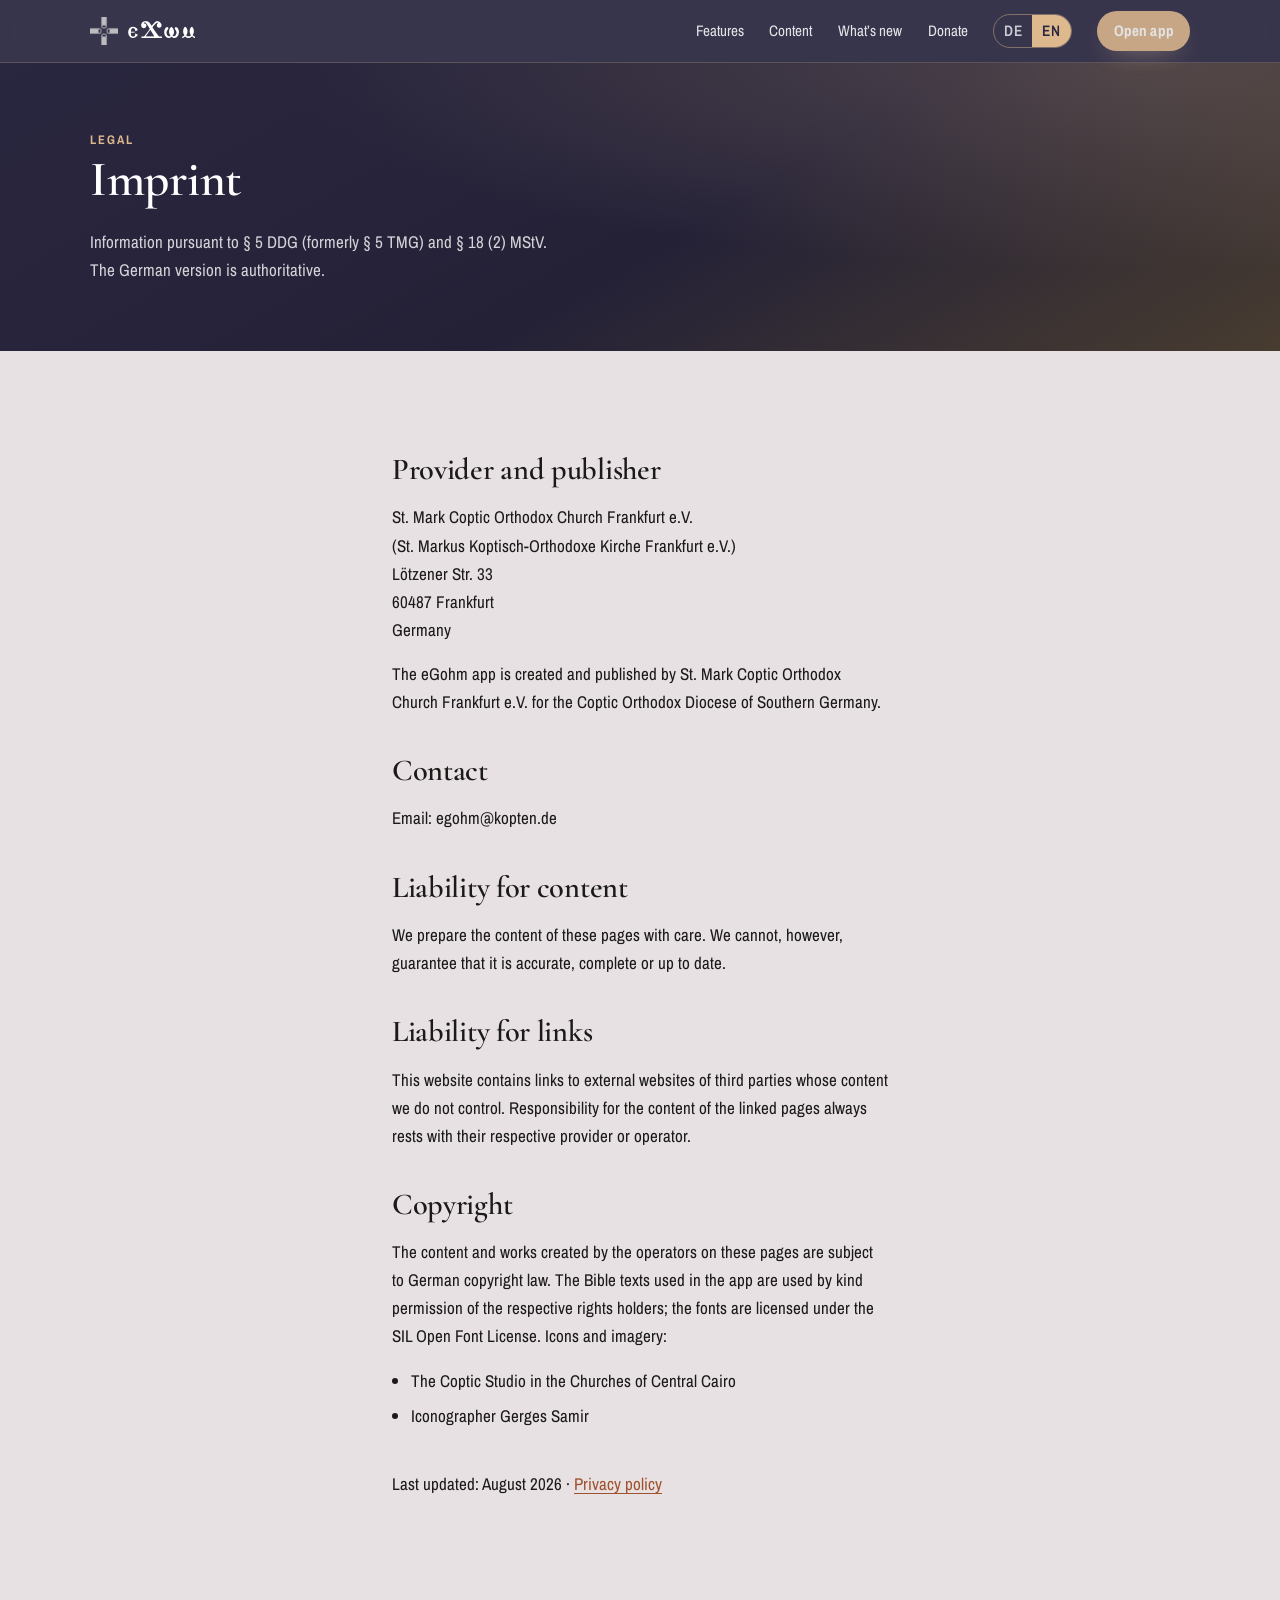
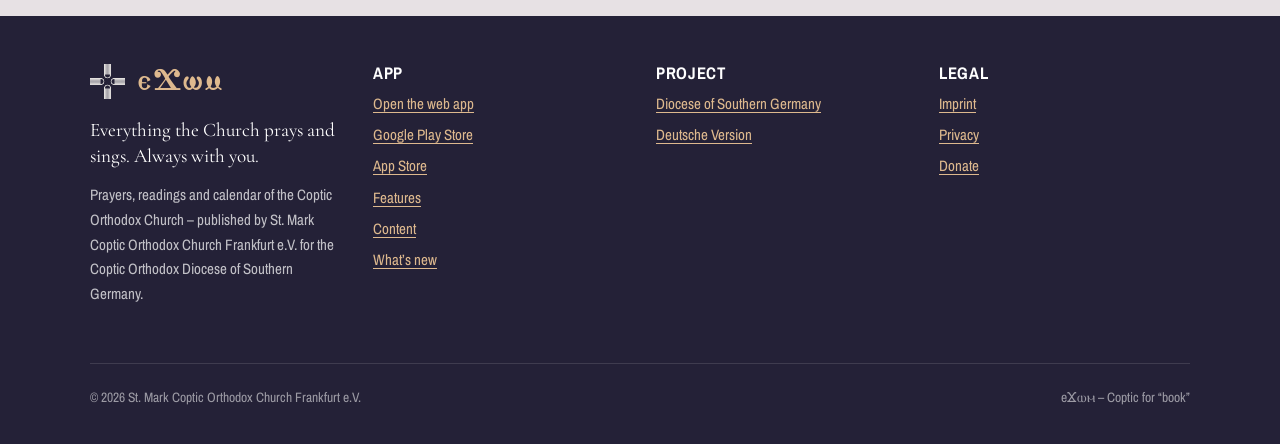
<file: en/imprint/index.html>
<!DOCTYPE html>
<html lang="en">
<head>
<meta charset="utf-8">
<meta name="viewport" content="width=device-width, initial-scale=1">
<title>Imprint – eGohm</title>
<meta name="description" content="Imprint of the eGohm website – St. Mark Coptic Orthodox Church Frankfurt e.V..">
<link rel="alternate" hreflang="de" href="../../impressum/">
<link rel="alternate" hreflang="en" href="./">
<meta name="theme-color" content="#29263f">
<link rel="icon" href="../../assets/img/app-icon.png" type="image/png">
<link rel="apple-touch-icon" href="../../assets/img/app-icon.png">
<link rel="stylesheet" href="../../assets/css/style.css">
</head>
<body>

<header class="site-header">
  <div class="wrap">
    <a class="wordmark" href="../" aria-label="eGohm – home"><img src="../../assets/img/logo-light.png" width="256" height="256" alt="">eϪⲱⲙ</a>
    <nav class="site-nav" aria-label="Main navigation">
      <a href="../#features">Features</a>
      <a href="../#content">Content</a>
      <a href="../news/">What&rsquo;s new</a>
      <a href="../donate/">Donate</a>
      <span class="lang-switch">
        <a href="../../impressum/" hreflang="de">DE</a>
        <a href="./" aria-current="true" hreflang="en">EN</a>
      </span>
      <a class="btn btn--primary btn--sm" href="https://app.egohm.de">Open app</a>
    </nav>
  </div>
</header>

<main>

  <section class="page-hero">
    <div class="wrap">
      <p class="eyebrow">Legal</p>
      <h1>Imprint</h1>
      <p>
        Information pursuant to § 5 DDG (formerly § 5 TMG) and § 18 (2) MStV. The
        German version is authoritative.
      </p>
    </div>
  </section>

  <section class="section">
    <div class="wrap prose">

      <h2>Provider and publisher</h2>
      <p>
        St. Mark Coptic Orthodox Church Frankfurt e.V.<br>
        (St. Markus Koptisch-Orthodoxe Kirche Frankfurt e.V.)<br>
        Lötzener Str. 33<br>
        60487 Frankfurt<br>
        Germany
      </p>
      <p>
        The eGohm app is created and published by St. Mark Coptic Orthodox Church
        Frankfurt e.V. for the Coptic Orthodox Diocese of Southern Germany.
      </p>

      <h2>Contact</h2>
      <p>Email: egohm@kopten.de</p>

      <h2>Liability for content</h2>
      <p>
        We prepare the content of these pages with care. We cannot, however, guarantee
        that it is accurate, complete or up to date.
      </p>

      <h2>Liability for links</h2>
      <p>
        This website contains links to external websites of third parties whose content
        we do not control. Responsibility for the content of the linked pages always
        rests with their respective provider or operator.
      </p>

      <h2>Copyright</h2>
      <p>
        The content and works created by the operators on these pages are subject to
        German copyright law. The Bible texts used in the app are used by kind
        permission of the respective rights holders; the fonts are licensed under the
        SIL Open Font License. Icons and imagery:
      </p>
      <ul>
        <li>The Coptic Studio in the Churches of Central Cairo</li>
        <li>Iconographer Gerges Samir</li>
      </ul>

      <p style="margin-top:2.5rem">
        Last updated: August 2026 · <a href="../privacy/">Privacy policy</a>
      </p>

    </div>
  </section>

</main>

<footer class="site-footer">
  <div class="wrap">
    <div class="footer-grid">
      <div>
        <a class="wordmark" href="../"><img src="../../assets/img/logo-light.png" width="256" height="256" alt="">eϪⲱⲙ</a>
        <p class="footer-claim">Everything the Church prays and sings. Always with you.</p>
        <p style="margin-top:0.8rem">
          Prayers, readings and calendar of the Coptic Orthodox Church – published by
          St. Mark Coptic Orthodox Church Frankfurt e.V. for the Coptic Orthodox Diocese of
          Southern Germany.
        </p>
      </div>
      <div>
        <h3>App</h3>
        <ul>
          <li><a href="https://app.egohm.de">Open the web app</a></li>
          <li><a href="https://play.google.com/store/apps/details?id=de.kopten.app">Google Play Store</a></li>
          <li><a href="https://apps.apple.com/us/app/egohm/id6444137697">App Store</a></li>
          <li><a href="../#features">Features</a></li>
          <li><a href="../#content">Content</a></li>
          <li><a href="../news/">What&rsquo;s new</a></li>
        </ul>
      </div>
      <div>
        <h3>Project</h3>
        <ul>
          <li><a href="https://copticorthodox.church">Diocese of Southern Germany</a></li>
          <li><a href="../../impressum/">Deutsche Version</a></li>
        </ul>
      </div>
      <div>
        <h3>Legal</h3>
        <ul>
          <li><a href="./">Imprint</a></li>
          <li><a href="../privacy/">Privacy</a></li>
          <li><a href="../donate/">Donate</a></li>
        </ul>
      </div>
    </div>
    <div class="footer-bottom">
      <span>© <span data-year>2026</span> St. Mark Coptic Orthodox Church Frankfurt e.V.</span>
      <span>eϪⲱⲙ – Coptic for “book”</span>
    </div>
  </div>
</footer>

<script src="../../assets/js/main.js" defer></script>
</body>
</html>
</file>
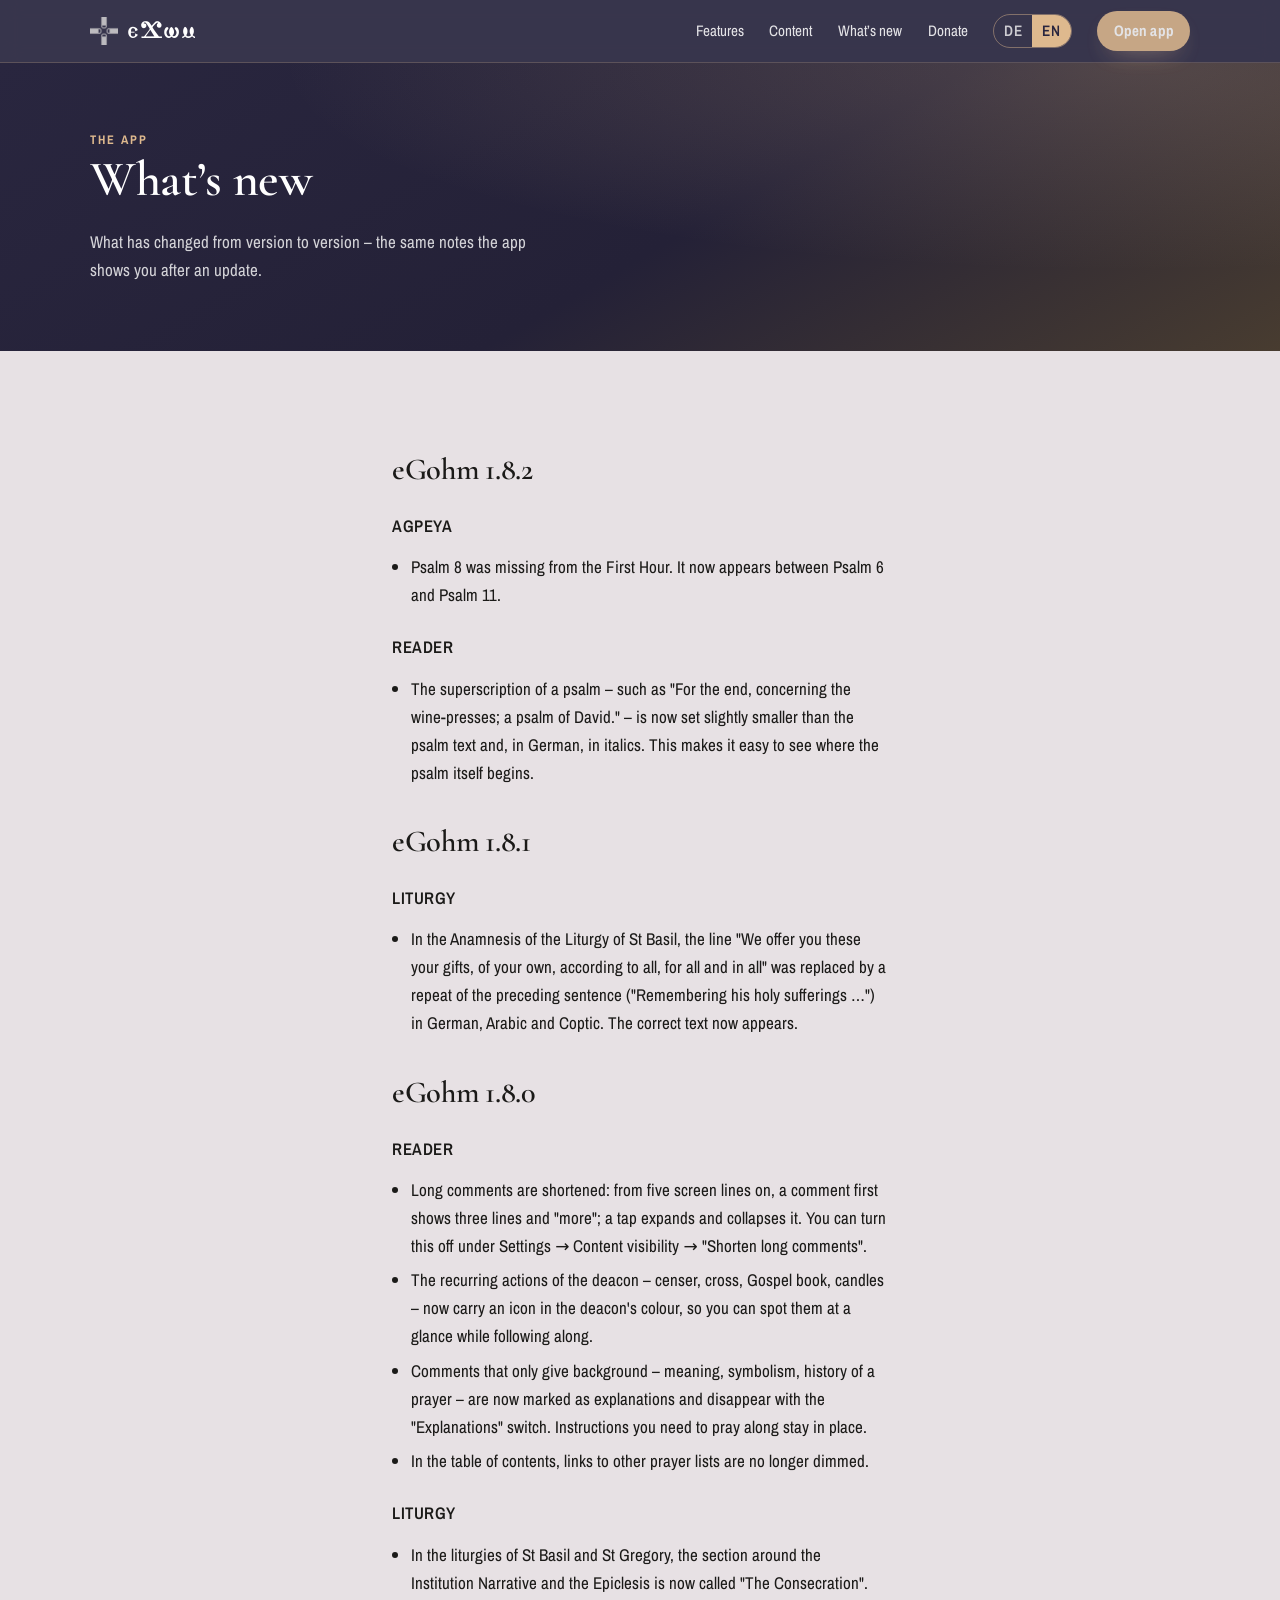
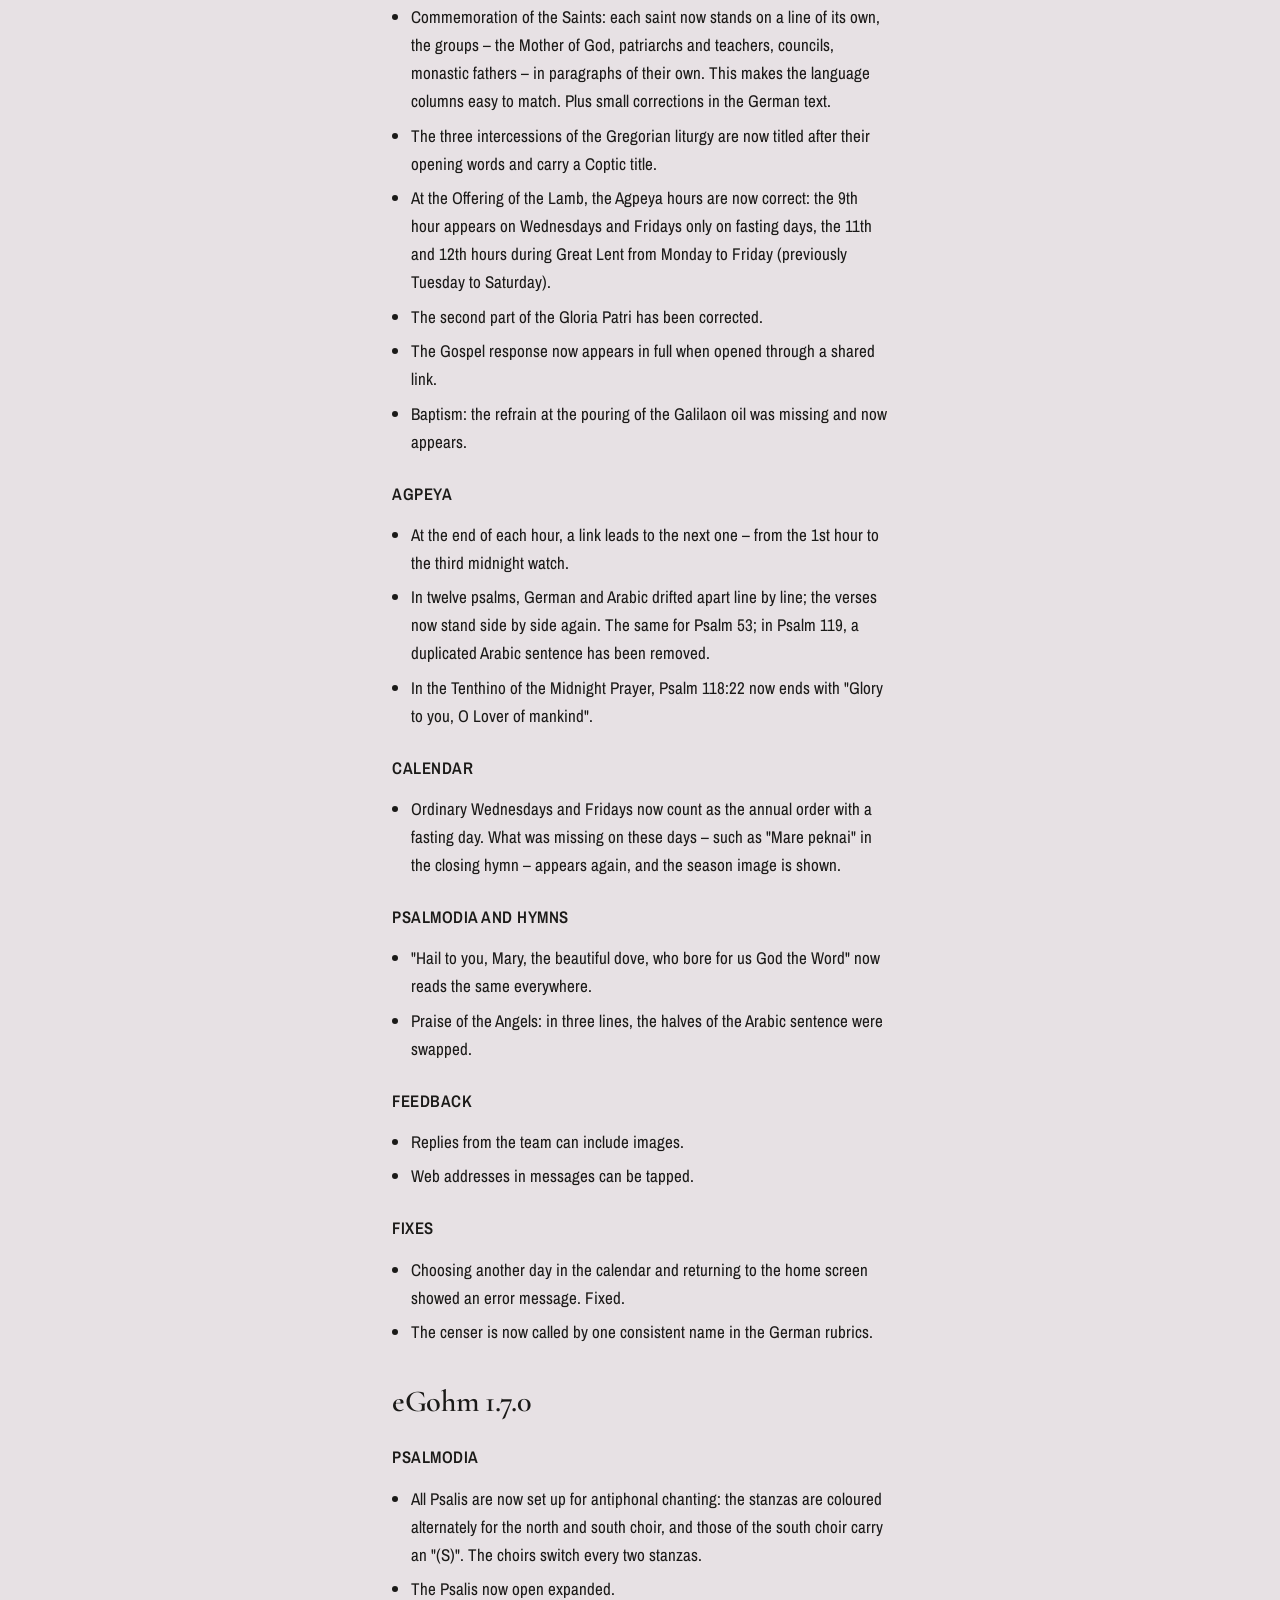
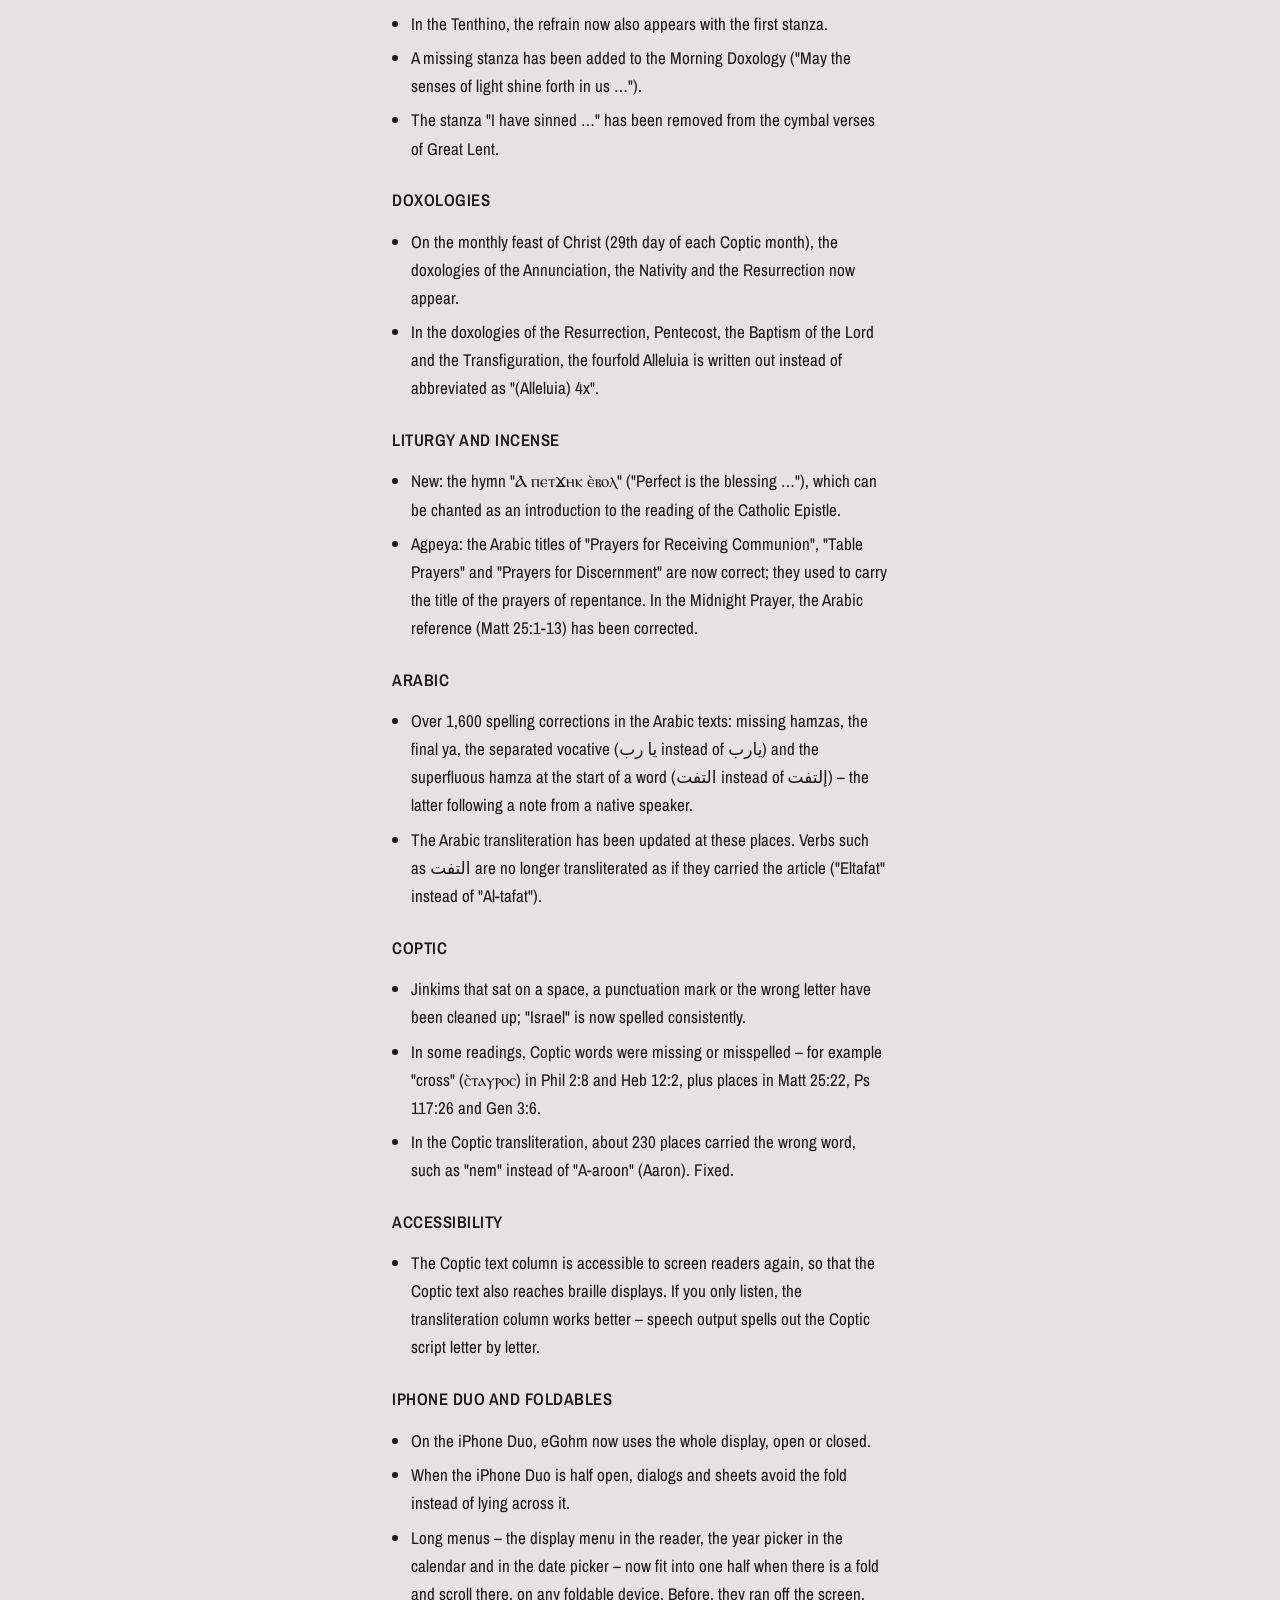
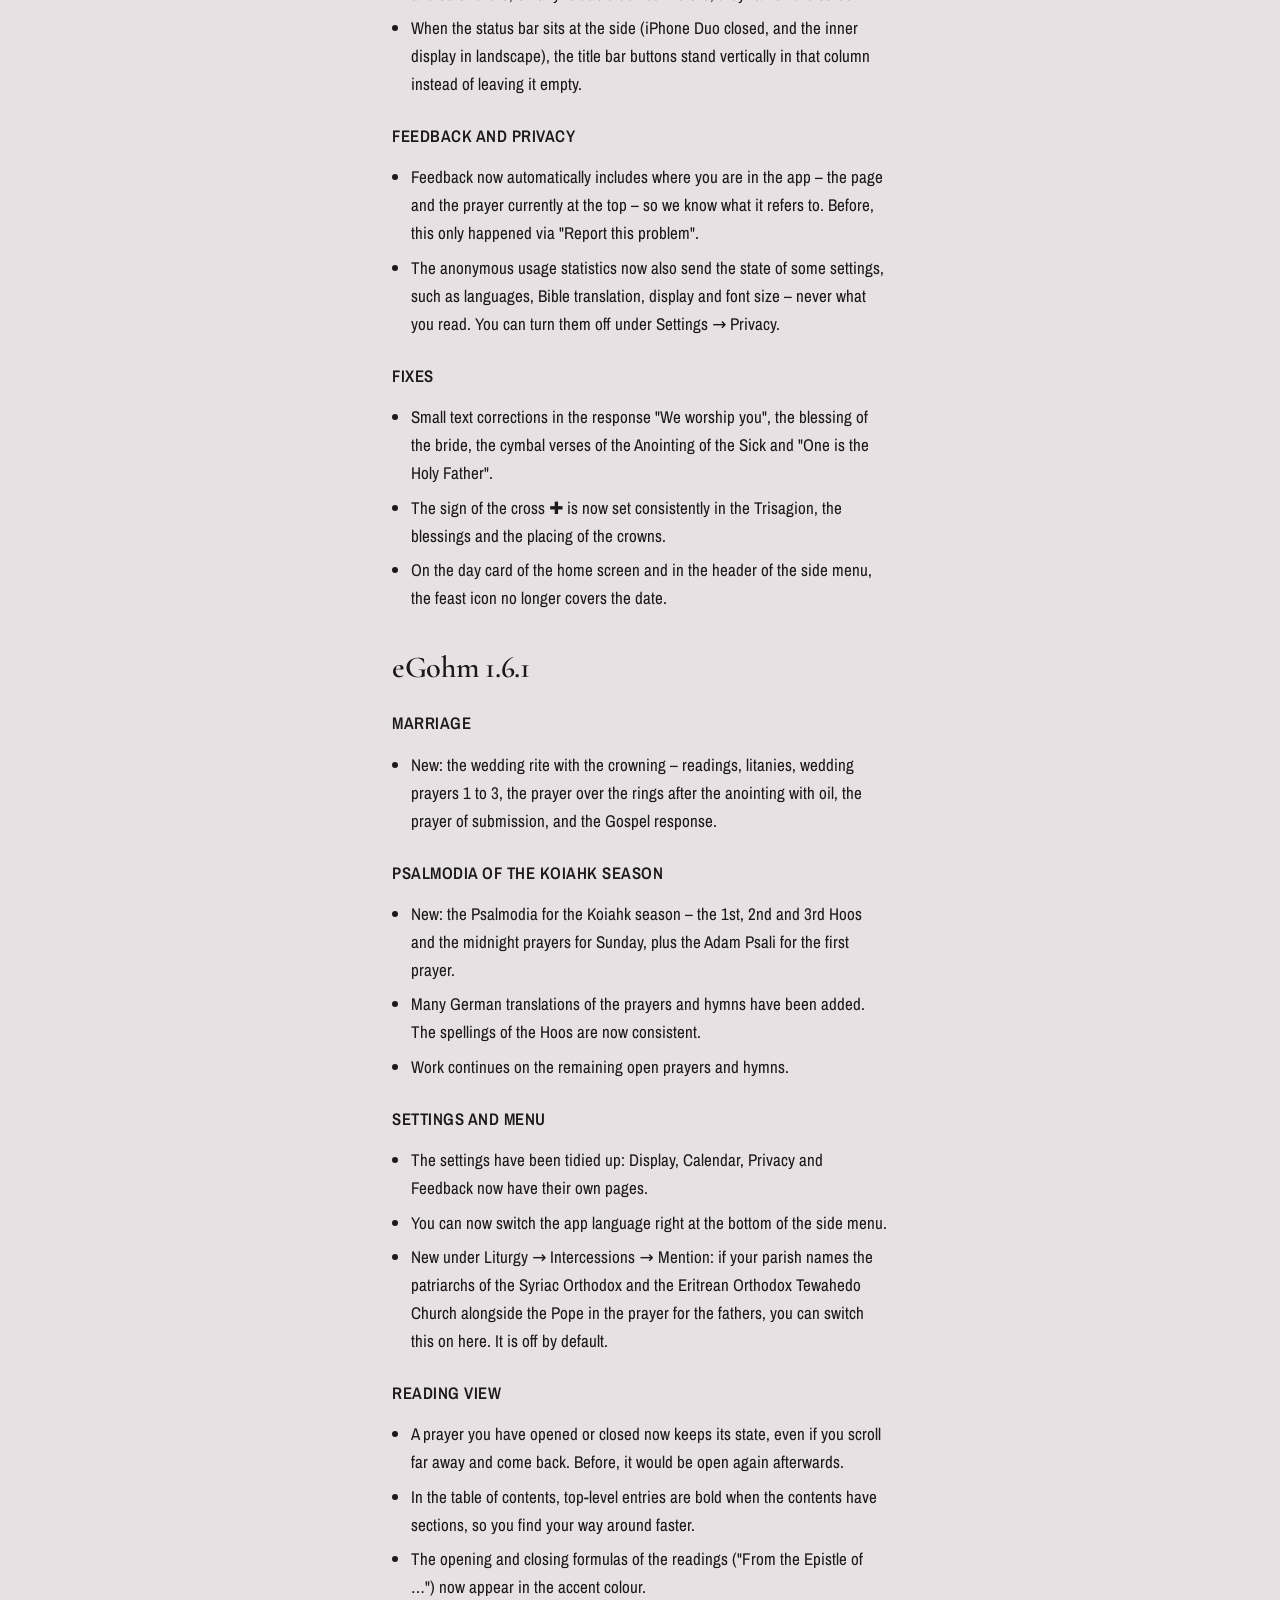
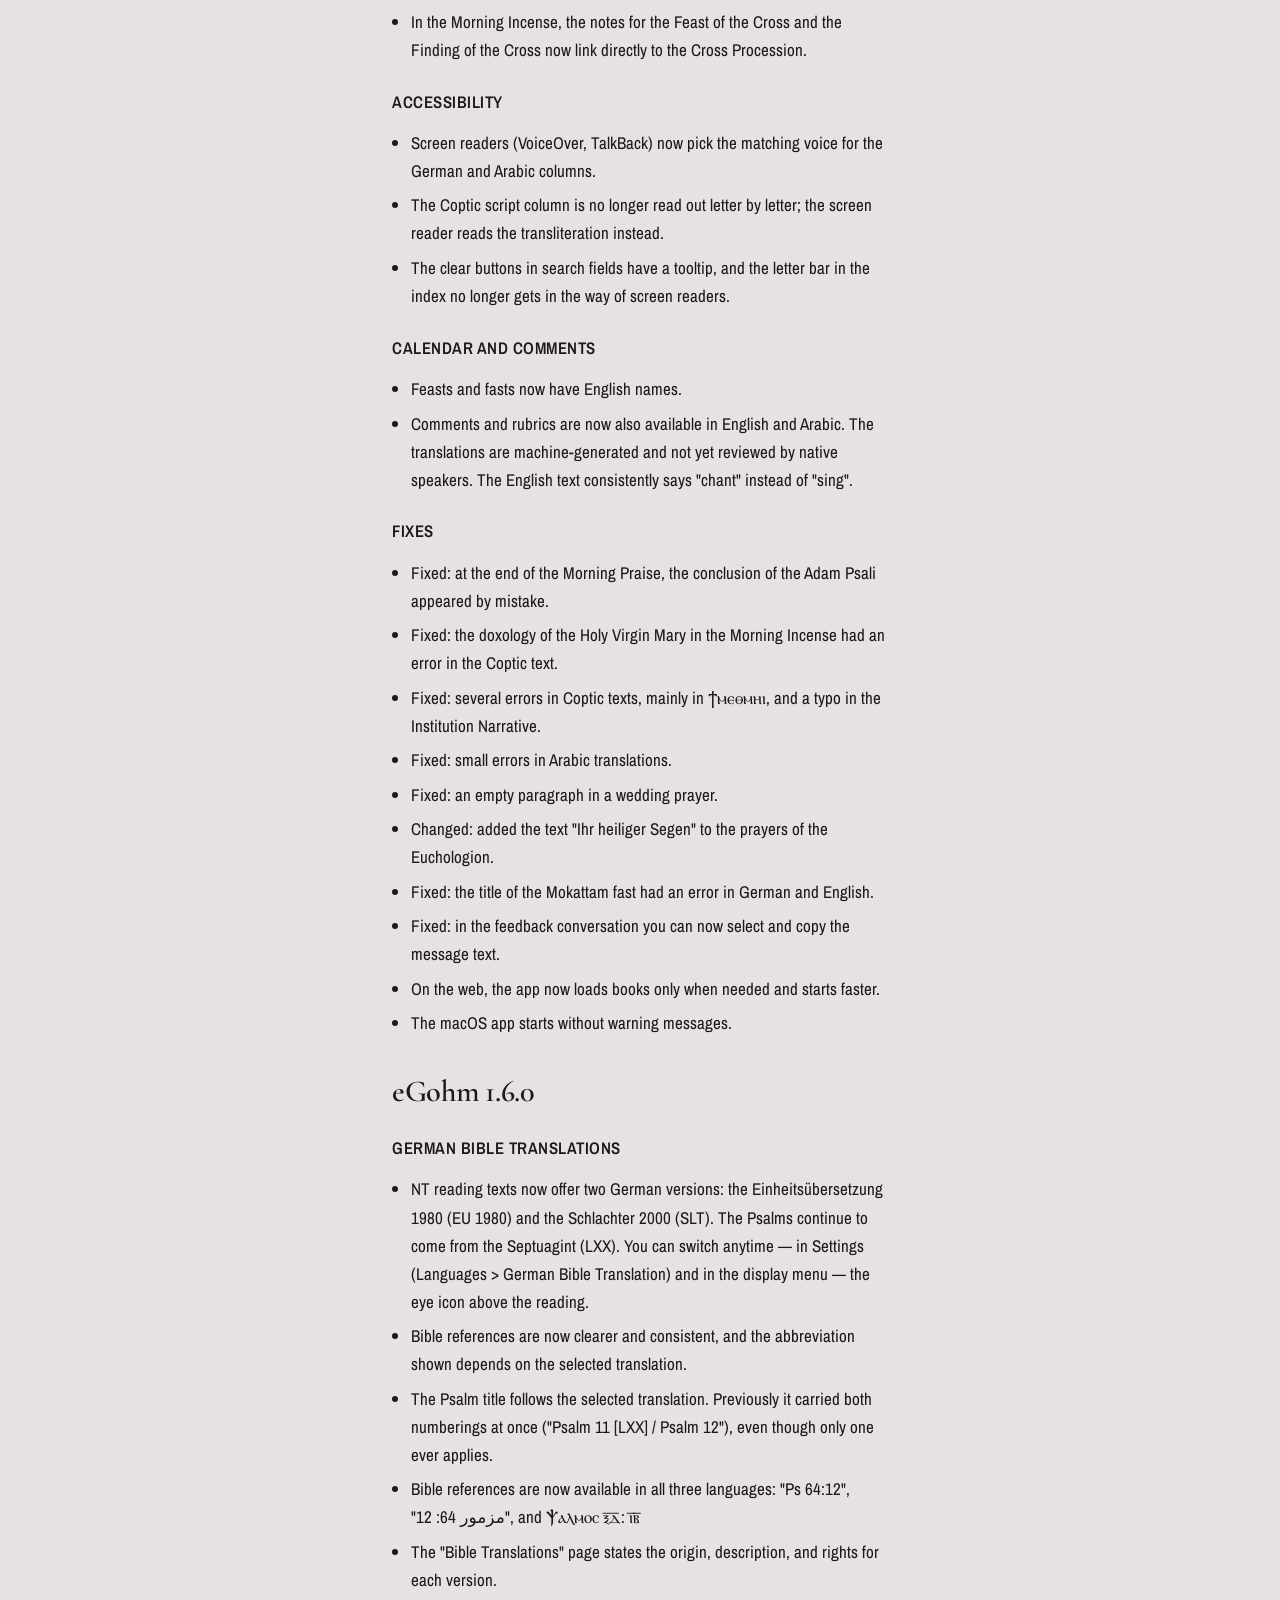
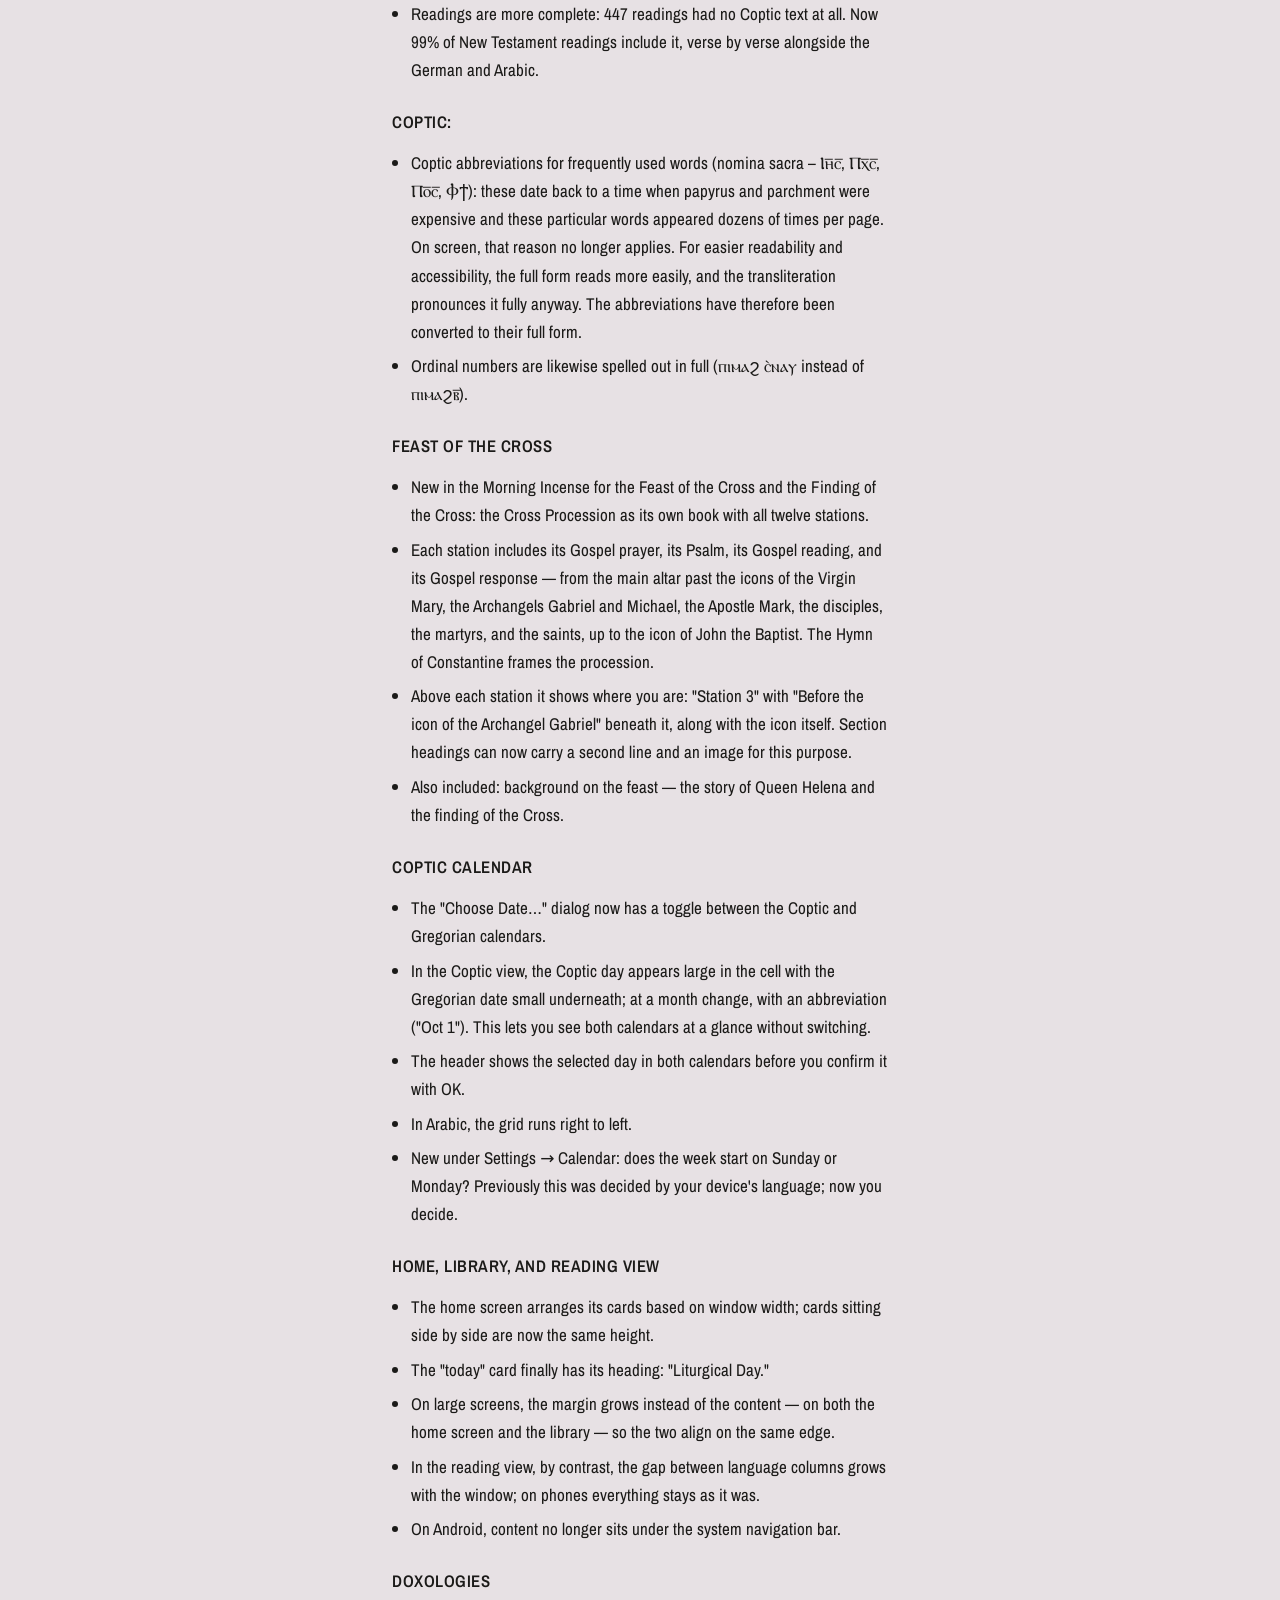
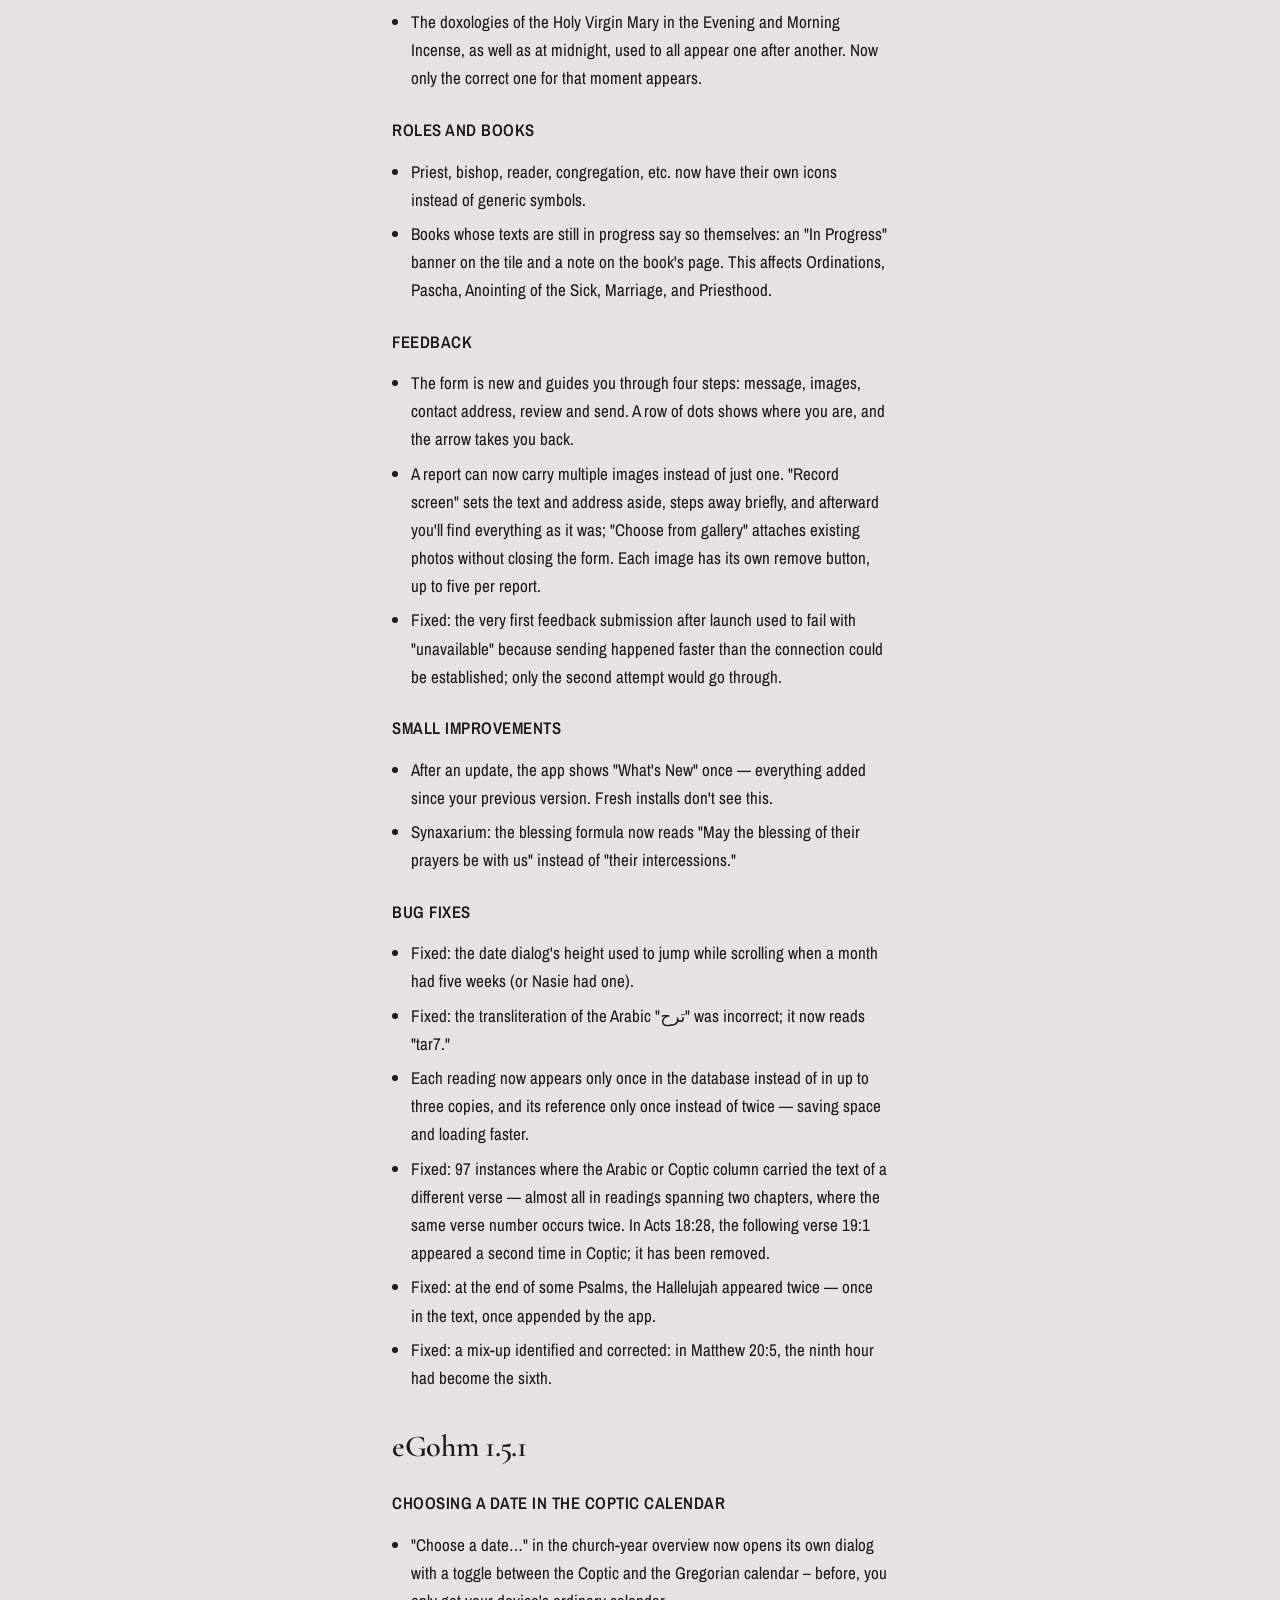
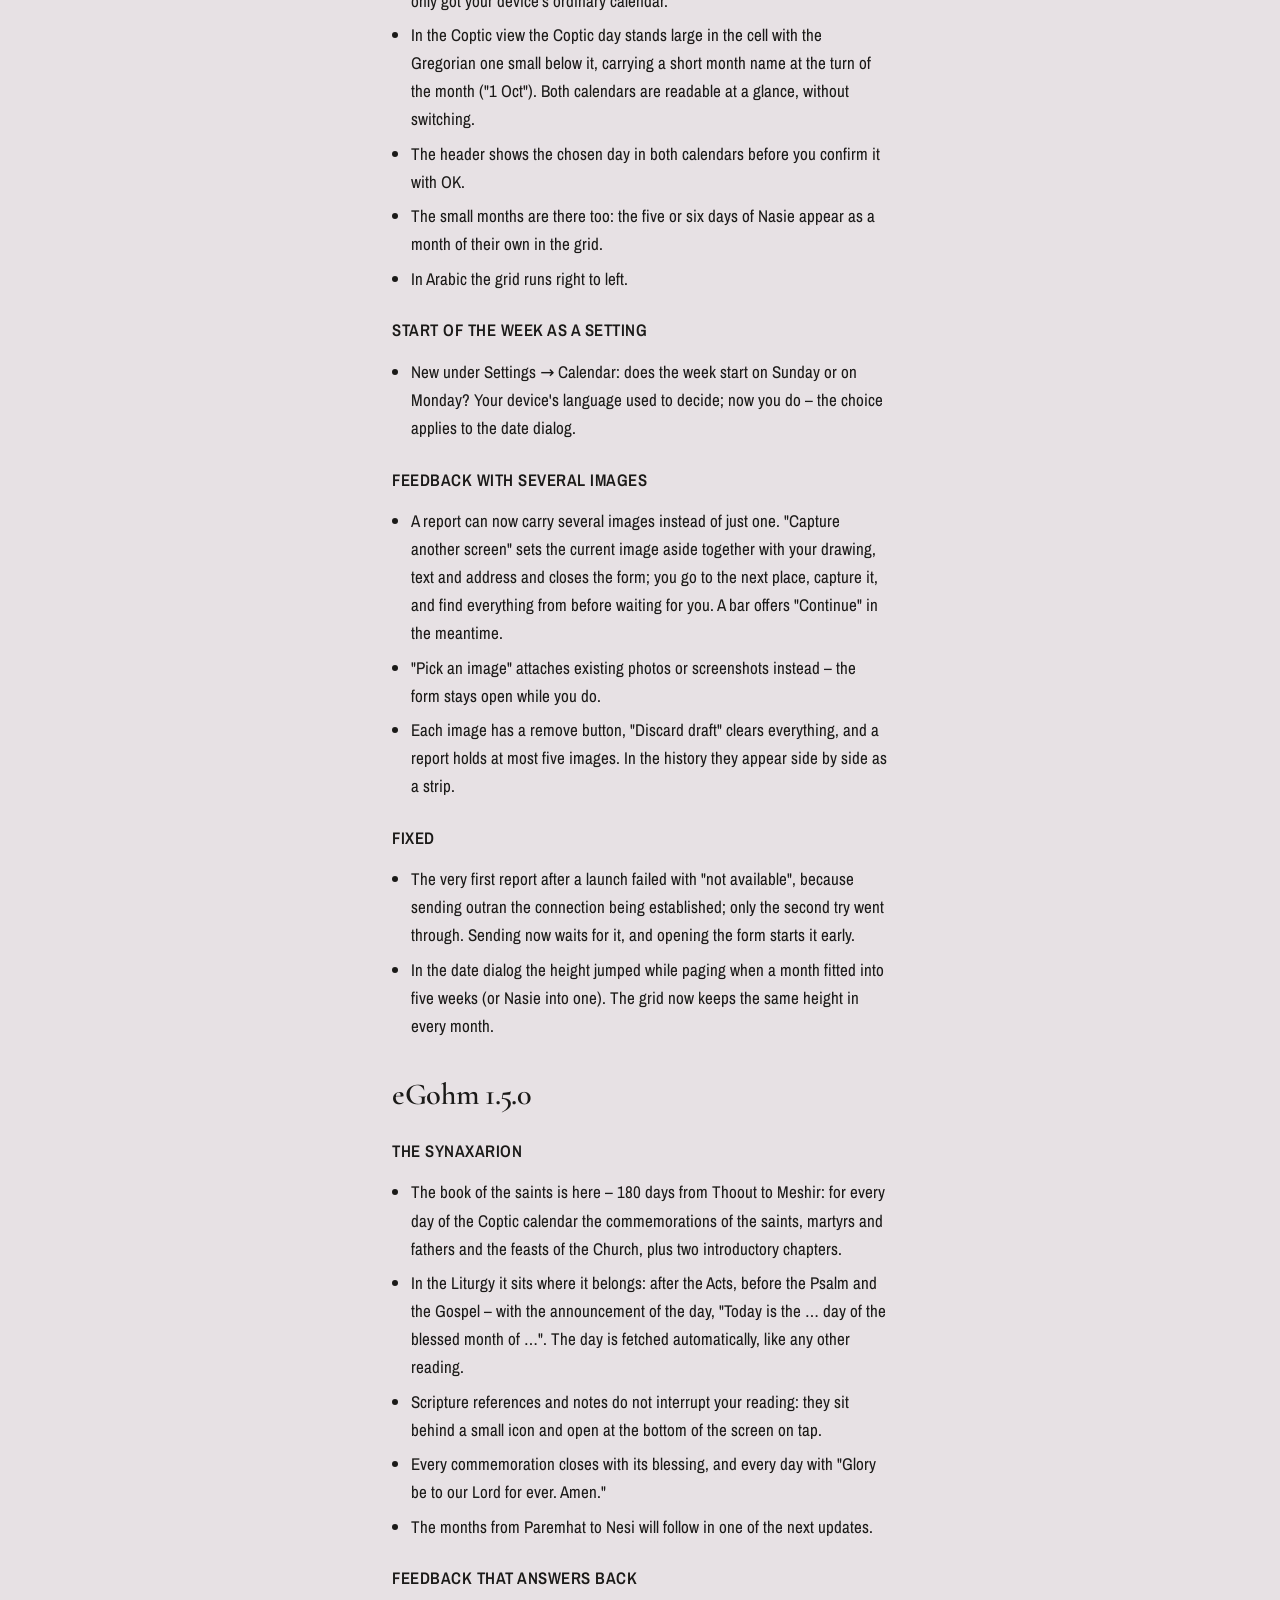
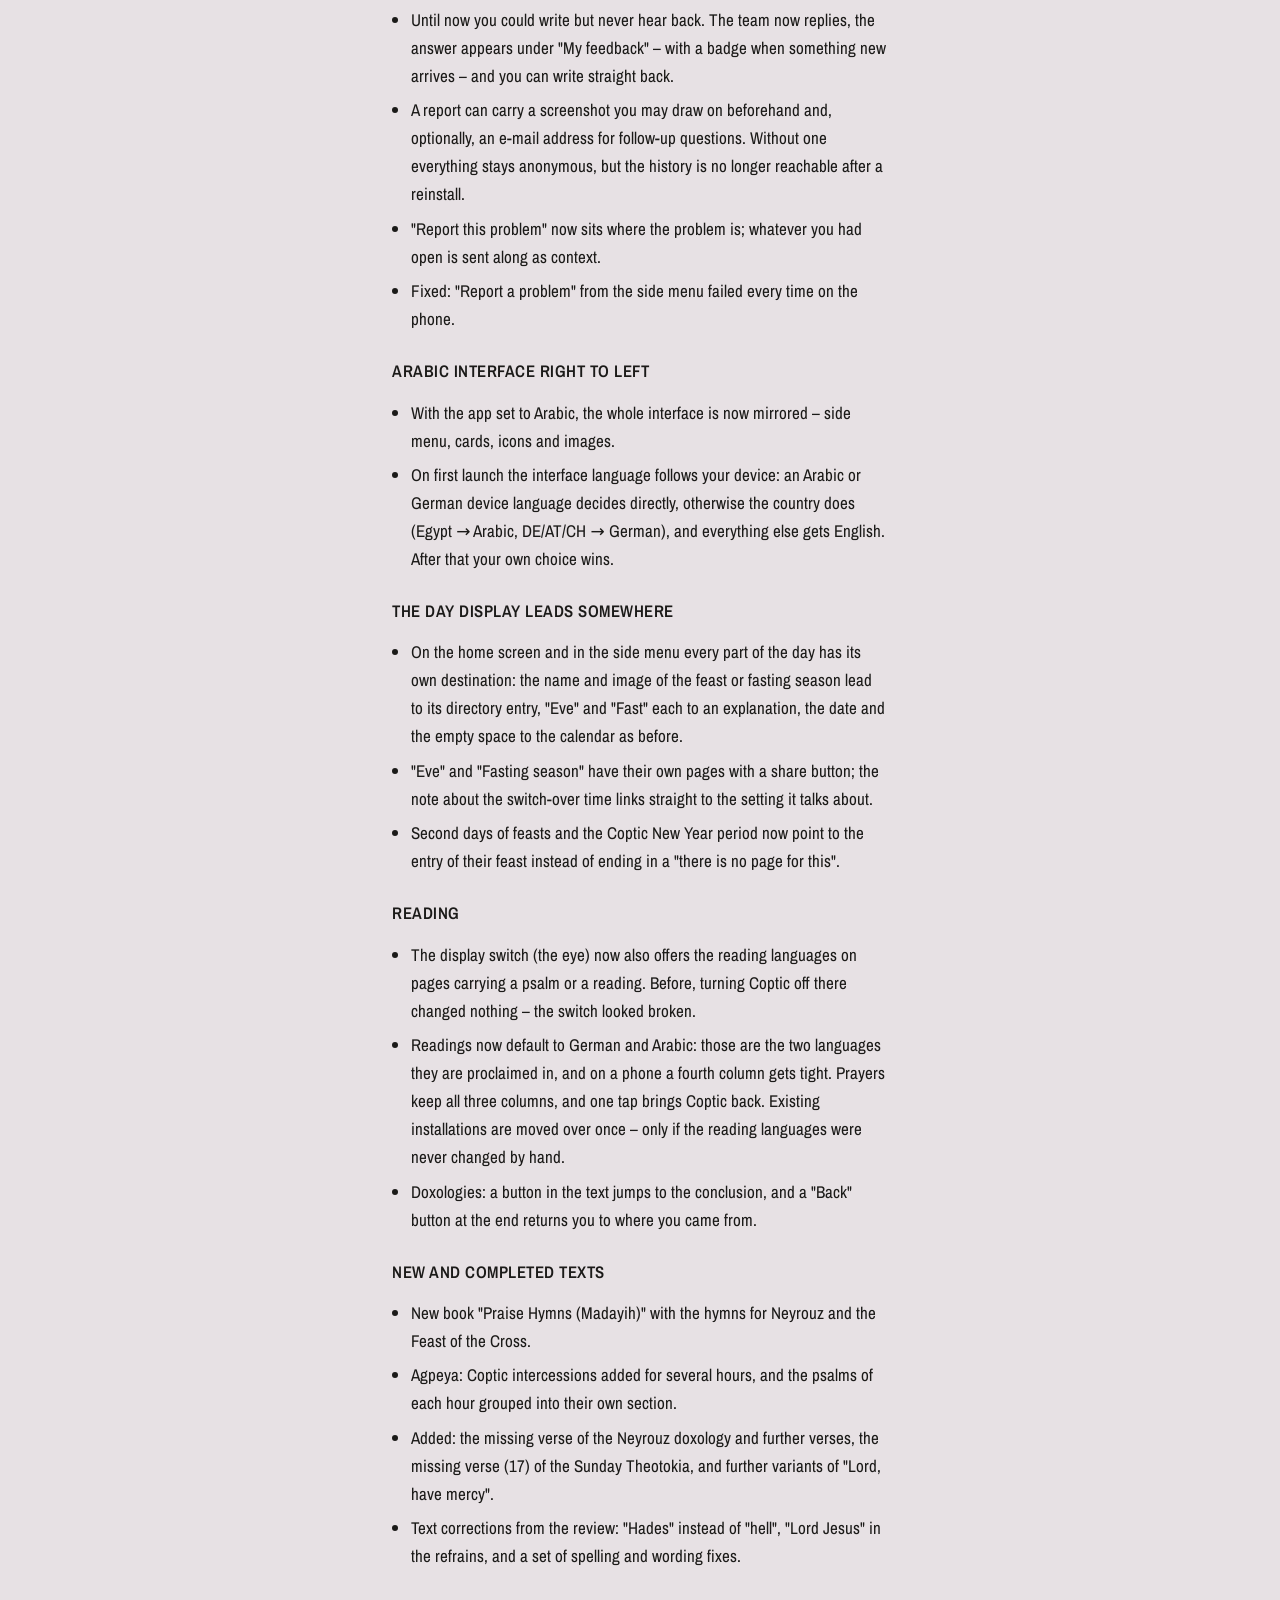
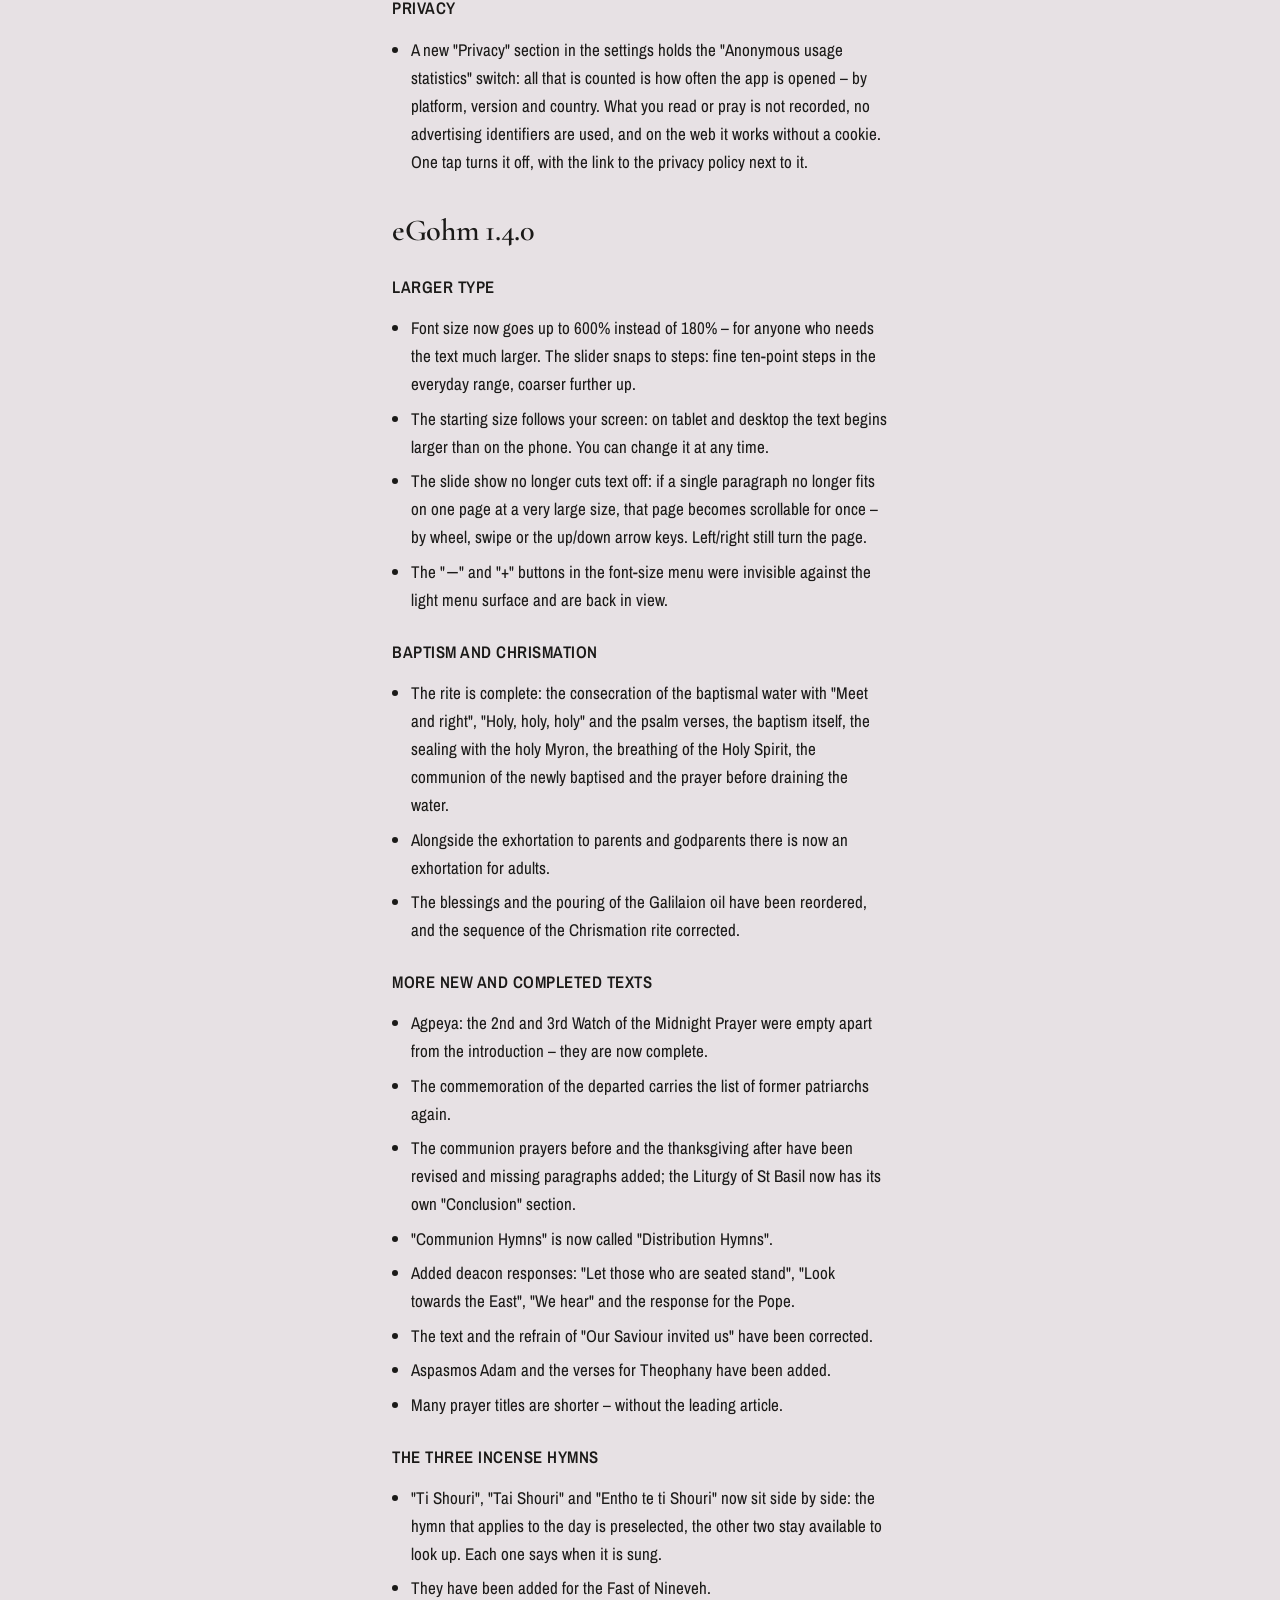
<file: en/news/index.html>
<!DOCTYPE html>
<html lang="en">
<head>
<meta charset="utf-8">
<meta name="viewport" content="width=device-width, initial-scale=1">
<title>What&rsquo;s new – eGohm</title>
<meta name="description" content="What has changed in eGohm from version to version.">
<link rel="alternate" hreflang="de" href="../../neuigkeiten/">
<link rel="alternate" hreflang="en" href="./">
<meta name="theme-color" content="#29263f">
<link rel="icon" href="../../assets/img/app-icon.png" type="image/png">
<link rel="apple-touch-icon" href="../../assets/img/app-icon.png">
<link rel="stylesheet" href="../../assets/css/style.css">
</head>
<body>

<header class="site-header">
  <div class="wrap">
    <a class="wordmark" href="../" aria-label="eGohm – home"><img src="../../assets/img/logo-light.png" width="256" height="256" alt="">eϪⲱⲙ</a>
    <nav class="site-nav" aria-label="Main navigation">
      <a href="../#features">Features</a>
      <a href="../#content">Content</a>
      <a href="./">What&rsquo;s new</a>
      <a href="../donate/">Donate</a>
      <span class="lang-switch">
        <a href="../../neuigkeiten/" hreflang="de">DE</a>
        <a href="./" aria-current="true" hreflang="en">EN</a>
      </span>
      <a class="btn btn--primary btn--sm" href="https://app.egohm.de">Open app</a>
    </nav>
  </div>
</header>

<main>

  <section class="page-hero">
    <div class="wrap">
      <p class="eyebrow">The app</p>
      <h1>What&rsquo;s new</h1>
      <p>
        What has changed from version to version &ndash; the same notes the app
        shows you after an update.
      </p>
    </div>
  </section>

  <section class="section">
    <div class="wrap prose">
        <!-- Inhalt erzeugt von scripts/publish_release_notes.py im App-Repo. -->
        <!-- RELEASE-NOTES:START -->
        <h2>eGohm 1.8.2</h2>
        <h3>Agpeya</h3>
        <ul>
          <li>Psalm 8 was missing from the First Hour. It now appears between Psalm 6 and Psalm 11.</li>
        </ul>
        <h3>Reader</h3>
        <ul>
          <li>The superscription of a psalm – such as "For the end, concerning the wine-presses; a psalm of David." – is now set slightly smaller than the psalm text and, in German, in italics. This makes it easy to see where the psalm itself begins.</li>
        </ul>
        <h2>eGohm 1.8.1</h2>
        <h3>Liturgy</h3>
        <ul>
          <li>In the Anamnesis of the Liturgy of St Basil, the line "We offer you these your gifts, of your own, according to all, for all and in all" was replaced by a repeat of the preceding sentence ("Remembering his holy sufferings …") in German, Arabic and Coptic. The correct text now appears.</li>
        </ul>
        <h2>eGohm 1.8.0</h2>
        <h3>Reader</h3>
        <ul>
          <li>Long comments are shortened: from five screen lines on, a comment first shows three lines and "more"; a tap expands and collapses it. You can turn this off under Settings → Content visibility → "Shorten long comments".</li>
          <li>The recurring actions of the deacon – censer, cross, Gospel book, candles – now carry an icon in the deacon's colour, so you can spot them at a glance while following along.</li>
          <li>Comments that only give background – meaning, symbolism, history of a prayer – are now marked as explanations and disappear with the "Explanations" switch. Instructions you need to pray along stay in place.</li>
          <li>In the table of contents, links to other prayer lists are no longer dimmed.</li>
        </ul>
        <h3>Liturgy</h3>
        <ul>
          <li>In the liturgies of St Basil and St Gregory, the section around the Institution Narrative and the Epiclesis is now called "The Consecration".</li>
          <li>Commemoration of the Saints: each saint now stands on a line of its own, the groups – the Mother of God, patriarchs and teachers, councils, monastic fathers – in paragraphs of their own. This makes the language columns easy to match. Plus small corrections in the German text.</li>
          <li>The three intercessions of the Gregorian liturgy are now titled after their opening words and carry a Coptic title.</li>
          <li>At the Offering of the Lamb, the Agpeya hours are now correct: the 9th hour appears on Wednesdays and Fridays only on fasting days, the 11th and 12th hours during Great Lent from Monday to Friday (previously Tuesday to Saturday).</li>
          <li>The second part of the Gloria Patri has been corrected.</li>
          <li>The Gospel response now appears in full when opened through a shared link.</li>
          <li>Baptism: the refrain at the pouring of the Galilaon oil was missing and now appears.</li>
        </ul>
        <h3>Agpeya</h3>
        <ul>
          <li>At the end of each hour, a link leads to the next one – from the 1st hour to the third midnight watch.</li>
          <li>In twelve psalms, German and Arabic drifted apart line by line; the verses now stand side by side again. The same for Psalm 53; in Psalm 119, a duplicated Arabic sentence has been removed.</li>
          <li>In the Tenthino of the Midnight Prayer, Psalm 118:22 now ends with "Glory to you, O Lover of mankind".</li>
        </ul>
        <h3>Calendar</h3>
        <ul>
          <li>Ordinary Wednesdays and Fridays now count as the annual order with a fasting day. What was missing on these days – such as "Mare peknai" in the closing hymn – appears again, and the season image is shown.</li>
        </ul>
        <h3>Psalmodia and Hymns</h3>
        <ul>
          <li>"Hail to you, Mary, the beautiful dove, who bore for us God the Word" now reads the same everywhere.</li>
          <li>Praise of the Angels: in three lines, the halves of the Arabic sentence were swapped.</li>
        </ul>
        <h3>Feedback</h3>
        <ul>
          <li>Replies from the team can include images.</li>
          <li>Web addresses in messages can be tapped.</li>
        </ul>
        <h3>Fixes</h3>
        <ul>
          <li>Choosing another day in the calendar and returning to the home screen showed an error message. Fixed.</li>
          <li>The censer is now called by one consistent name in the German rubrics.</li>
        </ul>
        <h2>eGohm 1.7.0</h2>
        <h3>Psalmodia</h3>
        <ul>
          <li>All Psalis are now set up for antiphonal chanting: the stanzas are coloured alternately for the north and south choir, and those of the south choir carry an "(S)". The choirs switch every two stanzas.</li>
          <li>The Psalis now open expanded.</li>
          <li>In the Tenthino, the refrain now also appears with the first stanza.</li>
          <li>A missing stanza has been added to the Morning Doxology ("May the senses of light shine forth in us …").</li>
          <li>The stanza "I have sinned …" has been removed from the cymbal verses of Great Lent.</li>
        </ul>
        <h3>Doxologies</h3>
        <ul>
          <li>On the monthly feast of Christ (29th day of each Coptic month), the doxologies of the Annunciation, the Nativity and the Resurrection now appear.</li>
          <li>In the doxologies of the Resurrection, Pentecost, the Baptism of the Lord and the Transfiguration, the fourfold Alleluia is written out instead of abbreviated as "(Alleluia) 4x".</li>
        </ul>
        <h3>Liturgy and Incense</h3>
        <ul>
          <li>New: the hymn "Ⲁ ⲡⲉⲧϫⲏⲕ ⲉ̀ⲃⲟⲗ" ("Perfect is the blessing …"), which can be chanted as an introduction to the reading of the Catholic Epistle.</li>
          <li>Agpeya: the Arabic titles of "Prayers for Receiving Communion", "Table Prayers" and "Prayers for Discernment" are now correct; they used to carry the title of the prayers of repentance. In the Midnight Prayer, the Arabic reference (Matt 25:1-13) has been corrected.</li>
        </ul>
        <h3>Arabic</h3>
        <ul>
          <li>Over 1,600 spelling corrections in the Arabic texts: missing hamzas, the final ya, the separated vocative (يا رب instead of يارب) and the superfluous hamza at the start of a word (التفت instead of إلتفت) – the latter following a note from a native speaker.</li>
          <li>The Arabic transliteration has been updated at these places. Verbs such as التفت are no longer transliterated as if they carried the article ("Eltafat" instead of "Al-tafat").</li>
        </ul>
        <h3>Coptic</h3>
        <ul>
          <li>Jinkims that sat on a space, a punctuation mark or the wrong letter have been cleaned up; "Israel" is now spelled consistently.</li>
          <li>In some readings, Coptic words were missing or misspelled – for example "cross" (ⲥ̀ⲧⲁⲩⲣⲟⲥ) in Phil 2:8 and Heb 12:2, plus places in Matt 25:22, Ps 117:26 and Gen 3:6.</li>
          <li>In the Coptic transliteration, about 230 places carried the wrong word, such as "nem" instead of "A-aroon" (Aaron). Fixed.</li>
        </ul>
        <h3>Accessibility</h3>
        <ul>
          <li>The Coptic text column is accessible to screen readers again, so that the Coptic text also reaches braille displays. If you only listen, the transliteration column works better – speech output spells out the Coptic script letter by letter.</li>
        </ul>
        <h3>iPhone Duo and Foldables</h3>
        <ul>
          <li>On the iPhone Duo, eGohm now uses the whole display, open or closed.</li>
          <li>When the iPhone Duo is half open, dialogs and sheets avoid the fold instead of lying across it.</li>
          <li>Long menus – the display menu in the reader, the year picker in the calendar and in the date picker – now fit into one half when there is a fold and scroll there, on any foldable device. Before, they ran off the screen.</li>
          <li>When the status bar sits at the side (iPhone Duo closed, and the inner display in landscape), the title bar buttons stand vertically in that column instead of leaving it empty.</li>
        </ul>
        <h3>Feedback and Privacy</h3>
        <ul>
          <li>Feedback now automatically includes where you are in the app – the page and the prayer currently at the top – so we know what it refers to. Before, this only happened via "Report this problem".</li>
          <li>The anonymous usage statistics now also send the state of some settings, such as languages, Bible translation, display and font size – never what you read. You can turn them off under Settings → Privacy.</li>
        </ul>
        <h3>Fixes</h3>
        <ul>
          <li>Small text corrections in the response "We worship you", the blessing of the bride, the cymbal verses of the Anointing of the Sick and "One is the Holy Father".</li>
          <li>The sign of the cross ✚ is now set consistently in the Trisagion, the blessings and the placing of the crowns.</li>
          <li>On the day card of the home screen and in the header of the side menu, the feast icon no longer covers the date.</li>
        </ul>
        <h2>eGohm 1.6.1</h2>
        <h3>Marriage</h3>
        <ul>
          <li>New: the wedding rite with the crowning – readings, litanies, wedding prayers 1 to 3, the prayer over the rings after the anointing with oil, the prayer of submission, and the Gospel response.</li>
        </ul>
        <h3>Psalmodia of the Koiahk Season</h3>
        <ul>
          <li>New: the Psalmodia for the Koiahk season – the 1st, 2nd and 3rd Hoos and the midnight prayers for Sunday, plus the Adam Psali for the first prayer.</li>
          <li>Many German translations of the prayers and hymns have been added. The spellings of the Hoos are now consistent.</li>
          <li>Work continues on the remaining open prayers and hymns.</li>
        </ul>
        <h3>Settings and Menu</h3>
        <ul>
          <li>The settings have been tidied up: Display, Calendar, Privacy and Feedback now have their own pages.</li>
          <li>You can now switch the app language right at the bottom of the side menu.</li>
          <li>New under Liturgy → Intercessions → Mention: if your parish names the patriarchs of the Syriac Orthodox and the Eritrean Orthodox Tewahedo Church alongside the Pope in the prayer for the fathers, you can switch this on here. It is off by default.</li>
        </ul>
        <h3>Reading View</h3>
        <ul>
          <li>A prayer you have opened or closed now keeps its state, even if you scroll far away and come back. Before, it would be open again afterwards.</li>
          <li>In the table of contents, top-level entries are bold when the contents have sections, so you find your way around faster.</li>
          <li>The opening and closing formulas of the readings ("From the Epistle of …") now appear in the accent colour.</li>
          <li>In the Morning Incense, the notes for the Feast of the Cross and the Finding of the Cross now link directly to the Cross Procession.</li>
        </ul>
        <h3>Accessibility</h3>
        <ul>
          <li>Screen readers (VoiceOver, TalkBack) now pick the matching voice for the German and Arabic columns.</li>
          <li>The Coptic script column is no longer read out letter by letter; the screen reader reads the transliteration instead.</li>
          <li>The clear buttons in search fields have a tooltip, and the letter bar in the index no longer gets in the way of screen readers.</li>
        </ul>
        <h3>Calendar and Comments</h3>
        <ul>
          <li>Feasts and fasts now have English names.</li>
          <li>Comments and rubrics are now also available in English and Arabic. The translations are machine-generated and not yet reviewed by native speakers. The English text consistently says "chant" instead of "sing".</li>
        </ul>
        <h3>Fixes</h3>
        <ul>
          <li>Fixed: at the end of the Morning Praise, the conclusion of the Adam Psali appeared by mistake.</li>
          <li>Fixed: the doxology of the Holy Virgin Mary in the Morning Incense had an error in the Coptic text.</li>
          <li>Fixed: several errors in Coptic texts, mainly in ϯⲙⲉⲑⲙⲏⲓ, and a typo in the Institution Narrative.</li>
          <li>Fixed: small errors in Arabic translations.</li>
          <li>Fixed: an empty paragraph in a wedding prayer.</li>
          <li>Changed: added the text "Ihr heiliger Segen" to the prayers of the Euchologion.</li>
          <li>Fixed: the title of the Mokattam fast had an error in German and English.</li>
          <li>Fixed: in the feedback conversation you can now select and copy the message text.</li>
          <li>On the web, the app now loads books only when needed and starts faster.</li>
          <li>The macOS app starts without warning messages.</li>
        </ul>
        <h2>eGohm 1.6.0</h2>
        <h3>German Bible Translations</h3>
        <ul>
          <li>NT reading texts now offer two German versions: the Einheitsübersetzung 1980 (EU 1980) and the Schlachter 2000 (SLT). The Psalms continue to come from the Septuagint (LXX). You can switch anytime — in Settings (Languages &gt; German Bible Translation) and in the display menu — the eye icon above the reading.</li>
          <li>Bible references are now clearer and consistent, and the abbreviation shown depends on the selected translation.</li>
          <li>The Psalm title follows the selected translation. Previously it carried both numberings at once ("Psalm 11 [LXX] / Psalm 12"), even though only one ever applies.</li>
          <li>Bible references are now available in all three languages: "Ps 64:12", "مزمور 64: 12", and Ⲯⲁⲗⲙⲟⲥ ⲝ̅ⲇ̅: ⲓ̅ⲃ̅</li>
          <li>The "Bible Translations" page states the origin, description, and rights for each version.</li>
          <li>Readings are more complete: 447 readings had no Coptic text at all. Now 99% of New Testament readings include it, verse by verse alongside the German and Arabic.</li>
        </ul>
        <h3>Coptic:</h3>
        <ul>
          <li>Coptic abbreviations for frequently used words (nomina sacra – Ⲓⲏ̅ⲥ̅, Ⲡⲭ̅ⲥ̅, Ⲡⲟ̅ⲥ̅, Ⲫϯ): these date back to a time when papyrus and parchment were expensive and these particular words appeared dozens of times per page. On screen, that reason no longer applies. For easier readability and accessibility, the full form reads more easily, and the transliteration pronounces it fully anyway. The abbreviations have therefore been converted to their full form.</li>
          <li>Ordinal numbers are likewise spelled out in full (ⲡⲓⲙⲁϩ ⲥ̀ⲛⲁⲩ instead of ⲡⲓⲙⲁϩⲃ̅).</li>
        </ul>
        <h3>Feast of the Cross</h3>
        <ul>
          <li>New in the Morning Incense for the Feast of the Cross and the Finding of the Cross: the Cross Procession as its own book with all twelve stations.</li>
          <li>Each station includes its Gospel prayer, its Psalm, its Gospel reading, and its Gospel response — from the main altar past the icons of the Virgin Mary, the Archangels Gabriel and Michael, the Apostle Mark, the disciples, the martyrs, and the saints, up to the icon of John the Baptist. The Hymn of Constantine frames the procession.</li>
          <li>Above each station it shows where you are: "Station 3" with "Before the icon of the Archangel Gabriel" beneath it, along with the icon itself. Section headings can now carry a second line and an image for this purpose.</li>
          <li>Also included: background on the feast — the story of Queen Helena and the finding of the Cross.</li>
        </ul>
        <h3>Coptic Calendar</h3>
        <ul>
          <li>The "Choose Date…" dialog now has a toggle between the Coptic and Gregorian calendars.</li>
          <li>In the Coptic view, the Coptic day appears large in the cell with the Gregorian date small underneath; at a month change, with an abbreviation ("Oct 1"). This lets you see both calendars at a glance without switching.</li>
          <li>The header shows the selected day in both calendars before you confirm it with OK.</li>
          <li>In Arabic, the grid runs right to left.</li>
          <li>New under Settings → Calendar: does the week start on Sunday or Monday? Previously this was decided by your device's language; now you decide.</li>
        </ul>
        <h3>Home, Library, and Reading View</h3>
        <ul>
          <li>The home screen arranges its cards based on window width; cards sitting side by side are now the same height.</li>
          <li>The "today" card finally has its heading: "Liturgical Day."</li>
          <li>On large screens, the margin grows instead of the content — on both the home screen and the library — so the two align on the same edge.</li>
          <li>In the reading view, by contrast, the gap between language columns grows with the window; on phones everything stays as it was.</li>
          <li>On Android, content no longer sits under the system navigation bar.</li>
        </ul>
        <h3>Doxologies</h3>
        <ul>
          <li>The doxologies of the Holy Virgin Mary in the Evening and Morning Incense, as well as at midnight, used to all appear one after another. Now only the correct one for that moment appears.</li>
        </ul>
        <h3>Roles and Books</h3>
        <ul>
          <li>Priest, bishop, reader, congregation, etc. now have their own icons instead of generic symbols.</li>
          <li>Books whose texts are still in progress say so themselves: an "In Progress" banner on the tile and a note on the book's page. This affects Ordinations, Pascha, Anointing of the Sick, Marriage, and Priesthood.</li>
        </ul>
        <h3>Feedback</h3>
        <ul>
          <li>The form is new and guides you through four steps: message, images, contact address, review and send. A row of dots shows where you are, and the arrow takes you back.</li>
          <li>A report can now carry multiple images instead of just one. "Record screen" sets the text and address aside, steps away briefly, and afterward you'll find everything as it was; "Choose from gallery" attaches existing photos without closing the form. Each image has its own remove button, up to five per report.</li>
          <li>Fixed: the very first feedback submission after launch used to fail with "unavailable" because sending happened faster than the connection could be established; only the second attempt would go through.</li>
        </ul>
        <h3>Small Improvements</h3>
        <ul>
          <li>After an update, the app shows "What's New" once — everything added since your previous version. Fresh installs don't see this.</li>
          <li>Synaxarium: the blessing formula now reads "May the blessing of their prayers be with us" instead of "their intercessions."</li>
        </ul>
        <h3>Bug Fixes</h3>
        <ul>
          <li>Fixed: the date dialog's height used to jump while scrolling when a month had five weeks (or Nasie had one).</li>
          <li>Fixed: the transliteration of the Arabic "ترح" was incorrect; it now reads "tar7."</li>
          <li>Each reading now appears only once in the database instead of in up to three copies, and its reference only once instead of twice — saving space and loading faster.</li>
          <li>Fixed: 97 instances where the Arabic or Coptic column carried the text of a different verse — almost all in readings spanning two chapters, where the same verse number occurs twice. In Acts 18:28, the following verse 19:1 appeared a second time in Coptic; it has been removed.</li>
          <li>Fixed: at the end of some Psalms, the Hallelujah appeared twice — once in the text, once appended by the app.</li>
          <li>Fixed: a mix-up identified and corrected: in Matthew 20:5, the ninth hour had become the sixth.</li>
        </ul>
        <h2>eGohm 1.5.1</h2>
        <h3>Choosing a date in the Coptic calendar</h3>
        <ul>
          <li>"Choose a date…" in the church-year overview now opens its own dialog with a toggle between the Coptic and the Gregorian calendar – before, you only got your device's ordinary calendar.</li>
          <li>In the Coptic view the Coptic day stands large in the cell with the Gregorian one small below it, carrying a short month name at the turn of the month ("1 Oct"). Both calendars are readable at a glance, without switching.</li>
          <li>The header shows the chosen day in both calendars before you confirm it with OK.</li>
          <li>The small months are there too: the five or six days of Nasie appear as a month of their own in the grid.</li>
          <li>In Arabic the grid runs right to left.</li>
        </ul>
        <h3>Start of the week as a setting</h3>
        <ul>
          <li>New under Settings → Calendar: does the week start on Sunday or on Monday? Your device's language used to decide; now you do – the choice applies to the date dialog.</li>
        </ul>
        <h3>Feedback with several images</h3>
        <ul>
          <li>A report can now carry several images instead of just one. "Capture another screen" sets the current image aside together with your drawing, text and address and closes the form; you go to the next place, capture it, and find everything from before waiting for you. A bar offers "Continue" in the meantime.</li>
          <li>"Pick an image" attaches existing photos or screenshots instead – the form stays open while you do.</li>
          <li>Each image has a remove button, "Discard draft" clears everything, and a report holds at most five images. In the history they appear side by side as a strip.</li>
        </ul>
        <h3>Fixed</h3>
        <ul>
          <li>The very first report after a launch failed with "not available", because sending outran the connection being established; only the second try went through. Sending now waits for it, and opening the form starts it early.</li>
          <li>In the date dialog the height jumped while paging when a month fitted into five weeks (or Nasie into one). The grid now keeps the same height in every month.</li>
        </ul>
        <h2>eGohm 1.5.0</h2>
        <h3>The Synaxarion</h3>
        <ul>
          <li>The book of the saints is here – 180 days from Thoout to Meshir: for every day of the Coptic calendar the commemorations of the saints, martyrs and fathers and the feasts of the Church, plus two introductory chapters.</li>
          <li>In the Liturgy it sits where it belongs: after the Acts, before the Psalm and the Gospel – with the announcement of the day, "Today is the … day of the blessed month of …". The day is fetched automatically, like any other reading.</li>
          <li>Scripture references and notes do not interrupt your reading: they sit behind a small icon and open at the bottom of the screen on tap.</li>
          <li>Every commemoration closes with its blessing, and every day with "Glory be to our Lord for ever. Amen."</li>
          <li>The months from Paremhat to Nesi will follow in one of the next updates.</li>
        </ul>
        <h3>Feedback that answers back</h3>
        <ul>
          <li>Until now you could write but never hear back. The team now replies, the answer appears under "My feedback" – with a badge when something new arrives – and you can write straight back.</li>
          <li>A report can carry a screenshot you may draw on beforehand and, optionally, an e-mail address for follow-up questions. Without one everything stays anonymous, but the history is no longer reachable after a reinstall.</li>
          <li>"Report this problem" now sits where the problem is; whatever you had open is sent along as context.</li>
          <li>Fixed: "Report a problem" from the side menu failed every time on the phone.</li>
        </ul>
        <h3>Arabic interface right to left</h3>
        <ul>
          <li>With the app set to Arabic, the whole interface is now mirrored – side menu, cards, icons and images.</li>
          <li>On first launch the interface language follows your device: an Arabic or German device language decides directly, otherwise the country does (Egypt → Arabic, DE/AT/CH → German), and everything else gets English. After that your own choice wins.</li>
        </ul>
        <h3>The day display leads somewhere</h3>
        <ul>
          <li>On the home screen and in the side menu every part of the day has its own destination: the name and image of the feast or fasting season lead to its directory entry, "Eve" and "Fast" each to an explanation, the date and the empty space to the calendar as before.</li>
          <li>"Eve" and "Fasting season" have their own pages with a share button; the note about the switch-over time links straight to the setting it talks about.</li>
          <li>Second days of feasts and the Coptic New Year period now point to the entry of their feast instead of ending in a "there is no page for this".</li>
        </ul>
        <h3>Reading</h3>
        <ul>
          <li>The display switch (the eye) now also offers the reading languages on pages carrying a psalm or a reading. Before, turning Coptic off there changed nothing – the switch looked broken.</li>
          <li>Readings now default to German and Arabic: those are the two languages they are proclaimed in, and on a phone a fourth column gets tight. Prayers keep all three columns, and one tap brings Coptic back. Existing installations are moved over once – only if the reading languages were never changed by hand.</li>
          <li>Doxologies: a button in the text jumps to the conclusion, and a "Back" button at the end returns you to where you came from.</li>
        </ul>
        <h3>New and completed texts</h3>
        <ul>
          <li>New book "Praise Hymns (Madayih)" with the hymns for Neyrouz and the Feast of the Cross.</li>
          <li>Agpeya: Coptic intercessions added for several hours, and the psalms of each hour grouped into their own section.</li>
          <li>Added: the missing verse of the Neyrouz doxology and further verses, the missing verse (17) of the Sunday Theotokia, and further variants of "Lord, have mercy".</li>
          <li>Text corrections from the review: "Hades" instead of "hell", "Lord Jesus" in the refrains, and a set of spelling and wording fixes.</li>
        </ul>
        <h3>Privacy</h3>
        <ul>
          <li>A new "Privacy" section in the settings holds the "Anonymous usage statistics" switch: all that is counted is how often the app is opened – by platform, version and country. What you read or pray is not recorded, no advertising identifiers are used, and on the web it works without a cookie. One tap turns it off, with the link to the privacy policy next to it.</li>
        </ul>
        <h2>eGohm 1.4.0</h2>
        <h3>Larger type</h3>
        <ul>
          <li>Font size now goes up to 600% instead of 180% – for anyone who needs the text much larger. The slider snaps to steps: fine ten-point steps in the everyday range, coarser further up.</li>
          <li>The starting size follows your screen: on tablet and desktop the text begins larger than on the phone. You can change it at any time.</li>
          <li>The slide show no longer cuts text off: if a single paragraph no longer fits on one page at a very large size, that page becomes scrollable for once – by wheel, swipe or the up/down arrow keys. Left/right still turn the page.</li>
          <li>The "−" and "+" buttons in the font-size menu were invisible against the light menu surface and are back in view.</li>
        </ul>
        <h3>Baptism and Chrismation</h3>
        <ul>
          <li>The rite is complete: the consecration of the baptismal water with "Meet and right", "Holy, holy, holy" and the psalm verses, the baptism itself, the sealing with the holy Myron, the breathing of the Holy Spirit, the communion of the newly baptised and the prayer before draining the water.</li>
          <li>Alongside the exhortation to parents and godparents there is now an exhortation for adults.</li>
          <li>The blessings and the pouring of the Galilaion oil have been reordered, and the sequence of the Chrismation rite corrected.</li>
        </ul>
        <h3>More new and completed texts</h3>
        <ul>
          <li>Agpeya: the 2nd and 3rd Watch of the Midnight Prayer were empty apart from the introduction – they are now complete.</li>
          <li>The commemoration of the departed carries the list of former patriarchs again.</li>
          <li>The communion prayers before and the thanksgiving after have been revised and missing paragraphs added; the Liturgy of St Basil now has its own "Conclusion" section.</li>
          <li>"Communion Hymns" is now called "Distribution Hymns".</li>
          <li>Added deacon responses: "Let those who are seated stand", "Look towards the East", "We hear" and the response for the Pope.</li>
          <li>The text and the refrain of "Our Saviour invited us" have been corrected.</li>
          <li>Aspasmos Adam and the verses for Theophany have been added.</li>
          <li>Many prayer titles are shorter – without the leading article.</li>
        </ul>
        <h3>The three incense hymns</h3>
        <ul>
          <li>"Ti Shouri", "Tai Shouri" and "Entho te ti Shouri" now sit side by side: the hymn that applies to the day is preselected, the other two stay available to look up. Each one says when it is sung.</li>
          <li>They have been added for the Fast of Nineveh.</li>
        </ul>
        <h3>Text quality</h3>
        <ul>
          <li>The Coptic transliteration now follows a fixed rule set based on the diocese's teaching text ("Maren-ohsh, level 1"). Ⲃ, Ⲅ, Ⲇ, Ⲑ, Ⲩ, Ⲭ and Ϫ are now rendered according to their surroundings – 19,376 lines in 986 files were brought in line, among them the Saturday Psali.</li>
          <li>The punctuation of the transliterations now matches the Coptic and Arabic source text (1,417 lines).</li>
          <li>The liturgy switcher labels its three variants on one line again and scrolls sideways when they do not fit next to each other.</li>
        </ul>
        <h2>eGohm 1.3.0</h2>
        <h3>New and completed texts</h3>
        <ul>
          <li>Agpeya: the missing parts of the 1st Watch of the Midnight Prayer have been added, as has the Midnight Doxology.</li>
          <li>The prayer before and after Holy Communion is now included.</li>
          <li>The doxologies are now introduced by "Through Christ Jesus …".</li>
          <li>The hymn "Ti Shouri" appears again before the Hiteniat.</li>
          <li>"Make us worthy …" now precedes the Lord's Prayer.</li>
          <li>The Gospel responses now follow the liturgical season.</li>
          <li>Psalmody, Theotokias and Tasbeha have been revised and completed; the doxologies are set antiphonally throughout, so the parts are easy to follow.</li>
        </ul>
        <h3>Bishops and clergy</h3>
        <ul>
          <li>In the Hiteniat, attending diocesan bishops are now commemorated according to your settings.</li>
          <li>New setting "Metropolitans present as well" for the collective form without names.</li>
          <li>The commemoration of the Pope has been corrected: Anba, "II." and "Patriarch" are back in place.</li>
          <li>"Archdeacon" is now used consistently.</li>
        </ul>
        <h3>Handling</h3>
        <ul>
          <li>The main menu can now also be opened with a swipe from the left edge of the screen – the edge strip is wider and works in reading mode too, without accidentally turning the page.</li>
          <li>Long sections such as "Ordinations of Deacons" start collapsed and can be opened when needed; the same applies to links to other prayers and books.</li>
        </ul>
        <h3>Shared links</h3>
        <ul>
          <li>Shared links to app.egohm.de now open straight in the app.</li>
          <li>Opened in a browser, they show a discreet hint about the app.</li>
        </ul>
        <h3>Text quality</h3>
        <ul>
          <li>Many corrections to spelling, punctuation and line breaks as well as to Coptic spellings and the Arabic transliteration – among them "twelve Apostles" instead of "twelve disciples", "Saint Athanasius", and a consistent rendering of the "Amen".</li>
          <li>In the Marriage rite, the German and Arabic lines line up correctly again.</li>
        </ul>
        <!-- RELEASE-NOTES:END -->
    </div>
  </section>

</main>

<footer class="site-footer">
  <div class="wrap">
    <div class="footer-grid">
      <div>
        <a class="wordmark" href="../"><img src="../../assets/img/logo-light.png" width="256" height="256" alt="">eϪⲱⲙ</a>
        <p class="footer-claim">Everything the Church prays and sings. Always with you.</p>
        <p style="margin-top:0.8rem">
          Prayers, readings and calendar of the Coptic Orthodox Church – published by
          St. Mark Coptic Orthodox Church Frankfurt e.V. for the Coptic Orthodox Diocese of
          Southern Germany.
        </p>
      </div>
      <div>
        <h3>App</h3>
        <ul>
          <li><a href="https://app.egohm.de">Open the web app</a></li>
          <li><a href="https://play.google.com/store/apps/details?id=de.kopten.app">Google Play Store</a></li>
          <li><a href="https://apps.apple.com/us/app/egohm/id6444137697">App Store</a></li>
          <li><a href="../#features">Features</a></li>
          <li><a href="../#content">Content</a></li>
          <li><a href="./">What&rsquo;s new</a></li>
        </ul>
      </div>
      <div>
        <h3>Project</h3>
        <ul>
          <li><a href="https://copticorthodox.church">Diocese of Southern Germany</a></li>
          <li><a href="../../neuigkeiten/">Deutsche Version</a></li>
        </ul>
      </div>
      <div>
        <h3>Legal</h3>
        <ul>
          <li><a href="../imprint/">Imprint</a></li>
          <li><a href="../privacy/">Privacy</a></li>
          <li><a href="../donate/">Donate</a></li>
        </ul>
      </div>
    </div>
    <div class="footer-bottom">
      <span>© <span data-year>2026</span> St. Mark Coptic Orthodox Church Frankfurt e.V.</span>
      <span>eϪⲱⲙ – Coptic for “book”</span>
    </div>
  </div>
</footer>

<script src="../../assets/js/main.js" defer></script>
</body>
</html>
</file>
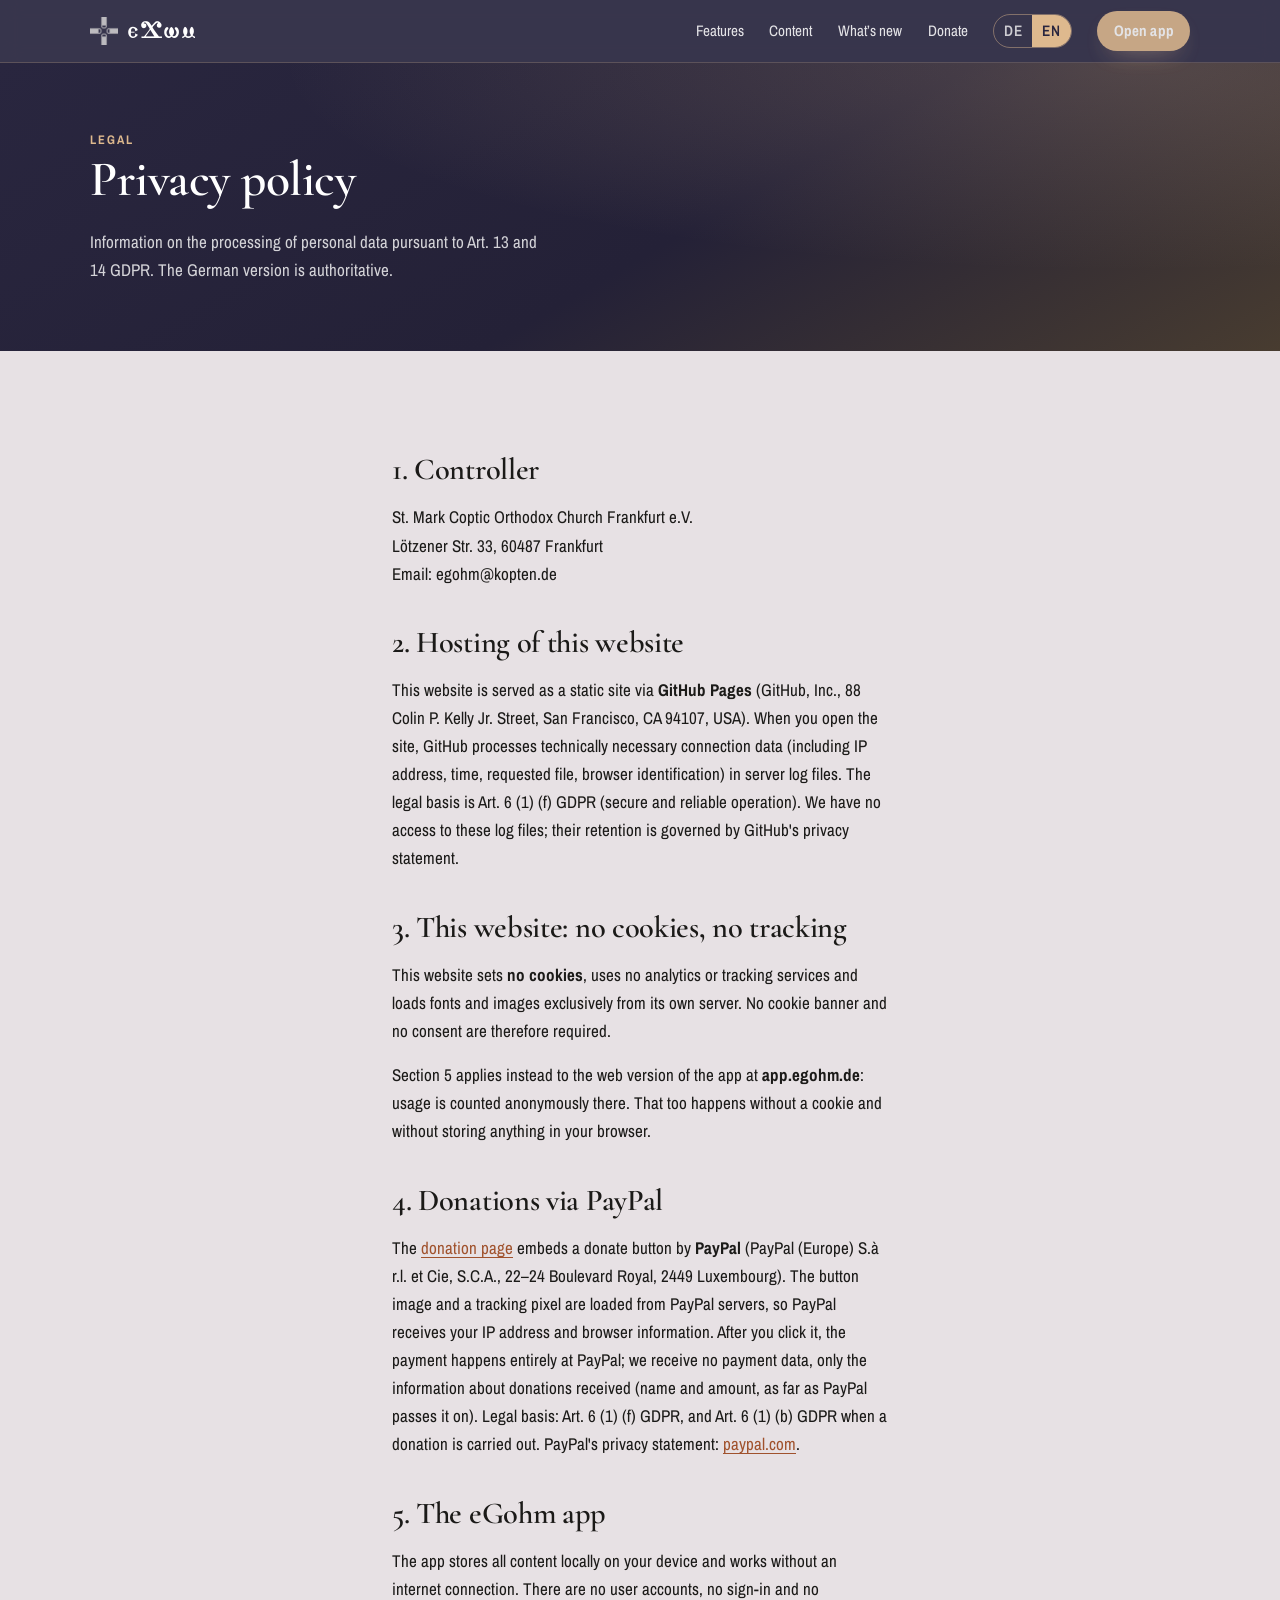
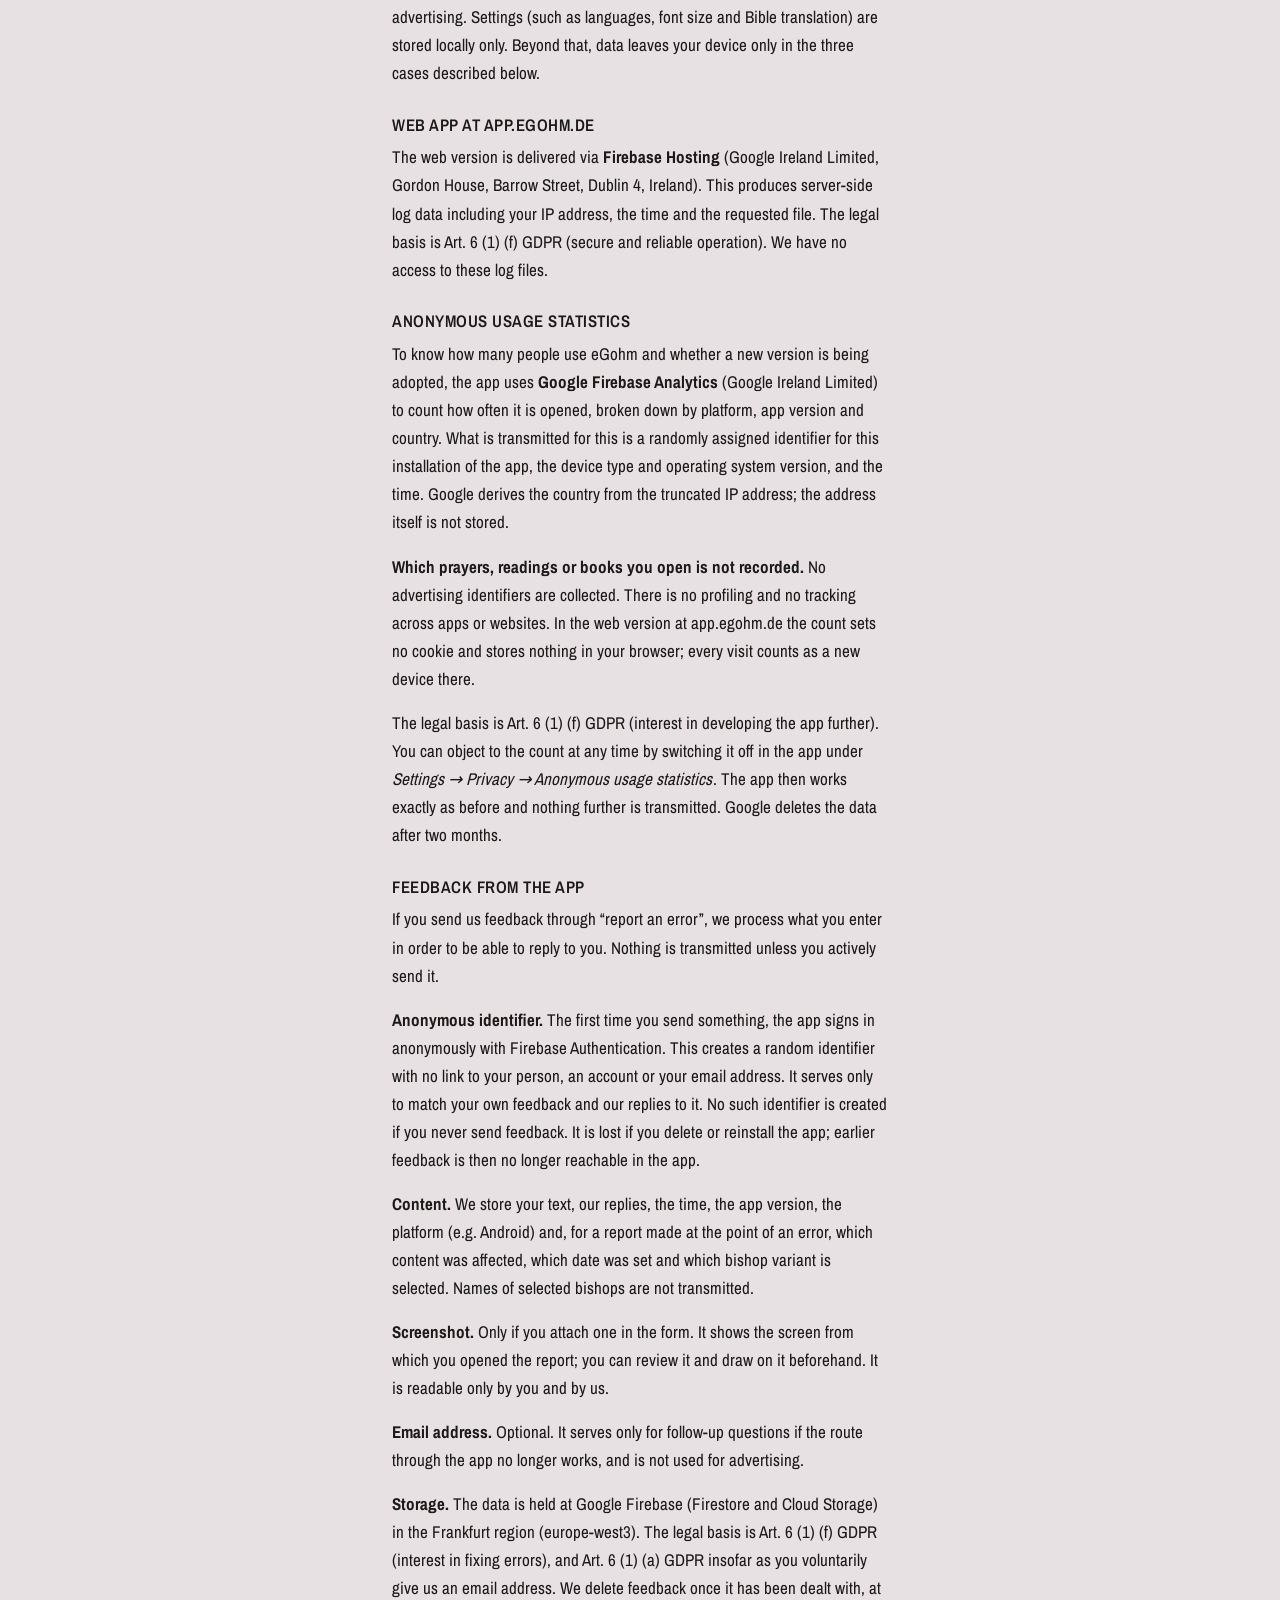
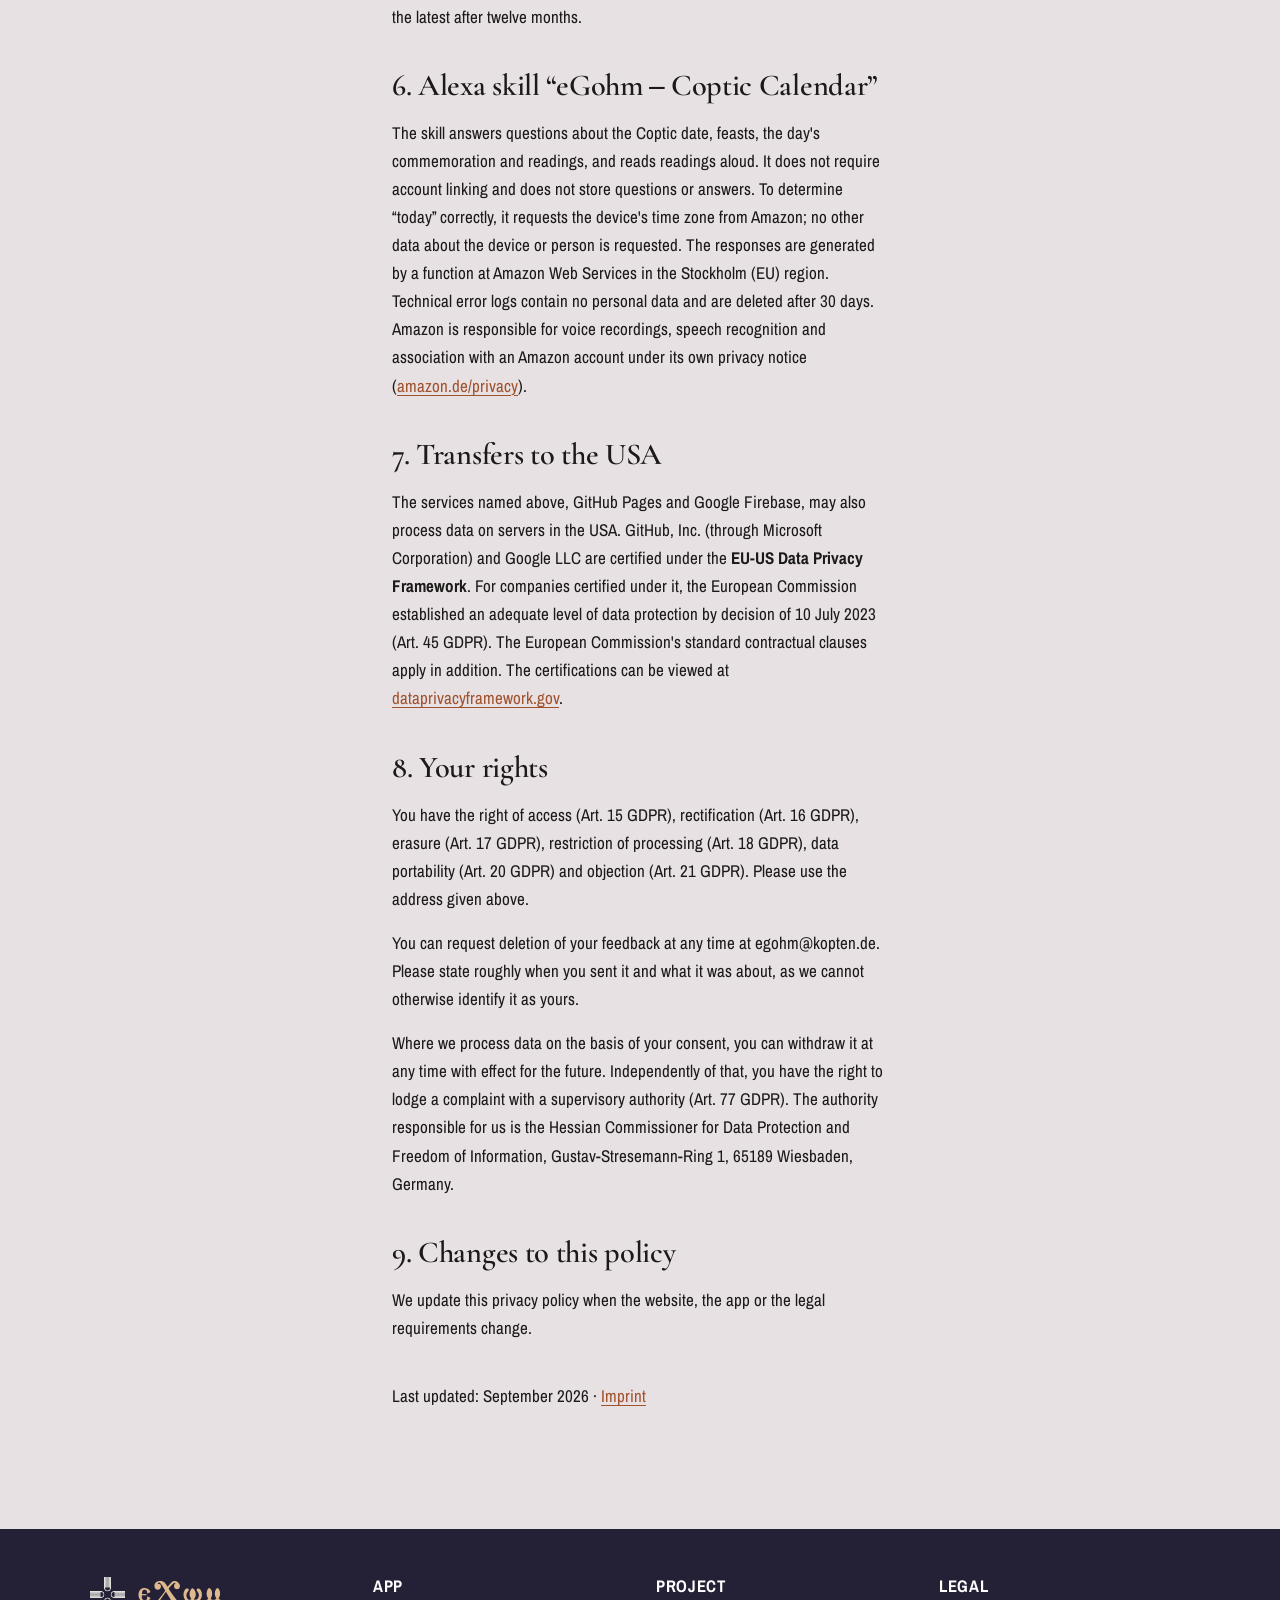
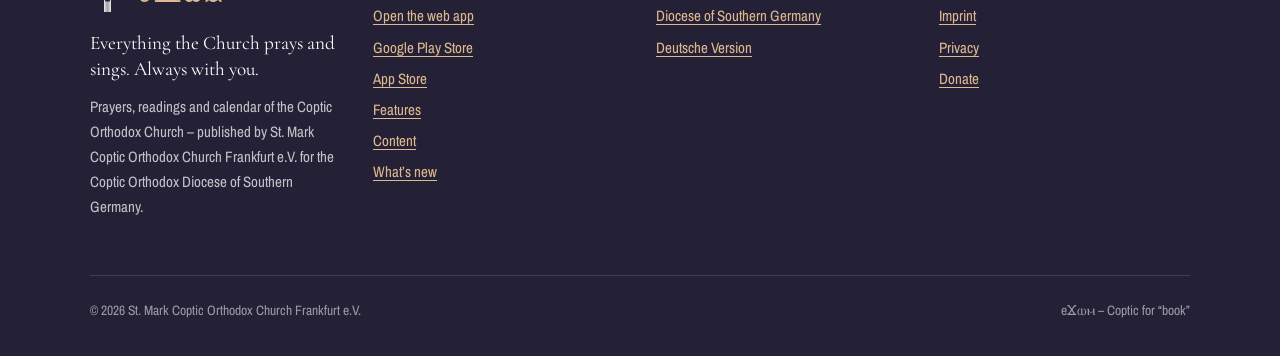
<file: en/privacy/index.html>
<!DOCTYPE html>
<html lang="en">
<head>
<meta charset="utf-8">
<meta name="viewport" content="width=device-width, initial-scale=1">
<title>Privacy policy – eGohm</title>
<meta name="description" content="Privacy policy for the eGohm website and the eGohm app.">
<link rel="alternate" hreflang="de" href="../../datenschutz/">
<link rel="alternate" hreflang="en" href="./">
<meta name="theme-color" content="#29263f">
<link rel="icon" href="../../assets/img/app-icon.png" type="image/png">
<link rel="apple-touch-icon" href="../../assets/img/app-icon.png">
<link rel="stylesheet" href="../../assets/css/style.css">
</head>
<body>

<header class="site-header">
  <div class="wrap">
    <a class="wordmark" href="../" aria-label="eGohm – home"><img src="../../assets/img/logo-light.png" width="256" height="256" alt="">eϪⲱⲙ</a>
    <nav class="site-nav" aria-label="Main navigation">
      <a href="../#features">Features</a>
      <a href="../#content">Content</a>
      <a href="../news/">What&rsquo;s new</a>
      <a href="../donate/">Donate</a>
      <span class="lang-switch">
        <a href="../../datenschutz/" hreflang="de">DE</a>
        <a href="./" aria-current="true" hreflang="en">EN</a>
      </span>
      <a class="btn btn--primary btn--sm" href="https://app.egohm.de">Open app</a>
    </nav>
  </div>
</header>

<main>

  <section class="page-hero">
    <div class="wrap">
      <p class="eyebrow">Legal</p>
      <h1>Privacy policy</h1>
      <p>
        Information on the processing of personal data pursuant to Art. 13 and 14
        GDPR. The German version is authoritative.
      </p>
    </div>
  </section>

  <section class="section">
    <div class="wrap prose">

      <h2>1. Controller</h2>
      <p>
        St. Mark Coptic Orthodox Church Frankfurt e.V.<br>
        Lötzener Str. 33, 60487 Frankfurt<br>
        Email: egohm@kopten.de
      </p>

      <h2>2. Hosting of this website</h2>
      <p>
        This website is served as a static site via <strong>GitHub Pages</strong>
        (GitHub, Inc., 88 Colin P. Kelly Jr. Street, San Francisco, CA 94107, USA).
        When you open the site, GitHub processes technically necessary connection data
        (including IP address, time, requested file, browser identification) in server
        log files. The legal basis is Art. 6 (1) (f) GDPR (secure and reliable
        operation). We have no access to these log files; their retention is
        governed by GitHub's privacy statement.
      </p>

      <h2>3. This website: no cookies, no tracking</h2>
      <p>
        This website sets <strong>no cookies</strong>, uses no analytics or tracking
        services and loads fonts and images exclusively from its own server. No cookie
        banner and no consent are therefore required.
      </p>
      <p>
        Section 5 applies instead to the web version of the app at
        <strong>app.egohm.de</strong>: usage is counted anonymously there. That too
        happens without a cookie and without storing anything in your browser.
      </p>

      <h2>4. Donations via PayPal</h2>
      <p>
        The <a href="../donate/">donation page</a> embeds a donate button by
        <strong>PayPal</strong> (PayPal (Europe) S.à r.l. et Cie, S.C.A., 22–24
        Boulevard Royal, 2449 Luxembourg). The button image and a tracking pixel are
        loaded from PayPal servers, so PayPal receives your IP address and browser
        information. After you click it, the payment happens entirely at PayPal; we
        receive no payment data, only the information about donations received (name
        and amount, as far as PayPal passes it on). Legal basis: Art. 6 (1) (f) GDPR,
        and Art. 6 (1) (b) GDPR when a donation is carried out. PayPal's privacy
        statement: <a href="https://www.paypal.com/de/webapps/mpp/ua/privacy-full">paypal.com</a>.
      </p>

      <h2>5. The eGohm app</h2>
      <p>
        The app stores all content locally on your device and works without an internet
        connection. There are no user accounts, no sign-in and no advertising. Settings
        (such as languages, font size and Bible translation) are stored locally only.
        Beyond that, data leaves your device only in the three cases described below.
      </p>

      <h3>Web app at app.egohm.de</h3>
      <p>
        The web version is delivered via <strong>Firebase Hosting</strong> (Google
        Ireland Limited, Gordon House, Barrow Street, Dublin 4, Ireland). This produces
        server-side log data including your IP address, the time and the requested file.
        The legal basis is Art. 6 (1) (f) GDPR (secure and reliable operation). We have
        no access to these log files.
      </p>

      <h3>Anonymous usage statistics</h3>
      <p>
        To know how many people use eGohm and whether a new version is being adopted,
        the app uses <strong>Google Firebase Analytics</strong> (Google Ireland Limited)
        to count how often it is opened, broken down by platform, app version and
        country. What is transmitted for this is a randomly assigned identifier for this
        installation of the app, the device type and operating system version, and the
        time. Google derives the country from the truncated IP address; the address
        itself is not stored.
      </p>
      <p>
        <strong>Which prayers, readings or books you open is not recorded.</strong>
        No advertising identifiers are collected. There is no profiling and no tracking
        across apps or websites. In the web version at app.egohm.de the count sets no
        cookie and stores nothing in your browser; every visit counts as a new device
        there.
      </p>
      <p>
        The legal basis is Art. 6 (1) (f) GDPR (interest in developing the app further).
        You can object to the count at any time by switching it off in the app under
        <em>Settings → Privacy → Anonymous usage statistics</em>. The app then works
        exactly as before and nothing further is transmitted. Google deletes the data
        after two months.
      </p>

      <h3>Feedback from the app</h3>
      <p>
        If you send us feedback through “report an error”, we process what you enter in
        order to be able to reply to you. Nothing is transmitted unless you actively
        send it.
      </p>
      <p>
        <strong>Anonymous identifier.</strong> The first time you send something, the
        app signs in anonymously with Firebase Authentication. This creates a random
        identifier with no link to your person, an account or your email address. It
        serves only to match your own feedback and our replies to it. No such identifier
        is created if you never send feedback. It is lost if you delete or reinstall the
        app; earlier feedback is then no longer reachable in the app.
      </p>
      <p>
        <strong>Content.</strong> We store your text, our replies, the time, the app
        version, the platform (e.g. Android) and, for a report made at the point of an
        error, which content was affected, which date was set and which bishop variant
        is selected. Names of selected bishops are not transmitted.
      </p>
      <p>
        <strong>Screenshot.</strong> Only if you attach one in the form. It shows the
        screen from which you opened the report; you can review it and draw on it
        beforehand. It is readable only by you and by us.
      </p>
      <p>
        <strong>Email address.</strong> Optional. It serves only for follow-up questions
        if the route through the app no longer works, and is not used for advertising.
      </p>
      <p>
        <strong>Storage.</strong> The data is held at Google Firebase (Firestore and
        Cloud Storage) in the Frankfurt region (europe-west3). The legal basis is
        Art. 6 (1) (f) GDPR (interest in fixing errors), and Art. 6 (1) (a) GDPR insofar
        as you voluntarily give us an email address. We delete feedback once it has been
        dealt with, at the latest after twelve months.
      </p>

      <h2>6. Alexa skill “eGohm – Coptic Calendar”</h2>
      <p>
        The skill answers questions about the Coptic date, feasts, the day's
        commemoration and readings, and reads readings aloud. It does not require
        account linking and does not store questions or answers. To determine
        “today” correctly, it requests the device's time zone from Amazon; no
        other data about the device or person is requested. The responses are
        generated by a function at Amazon Web Services in the Stockholm (EU)
        region. Technical error logs contain no personal data and are deleted
        after 30 days. Amazon is responsible for voice recordings, speech
        recognition and association with an Amazon account under its own privacy
        notice (<a href="https://www.amazon.de/privacy">amazon.de/privacy</a>).
      </p>

      <h2>7. Transfers to the USA</h2>
      <p>
        The services named above, GitHub Pages and Google Firebase, may also process
        data on servers in the USA. GitHub, Inc. (through Microsoft Corporation) and
        Google LLC are certified under the
        <strong>EU-US Data Privacy Framework</strong>. For companies certified under it,
        the European Commission established an adequate level of data protection by
        decision of 10 July 2023 (Art. 45 GDPR). The European Commission's standard
        contractual clauses apply in addition. The certifications can be viewed at
        <a href="https://www.dataprivacyframework.gov/list">dataprivacyframework.gov</a>.
      </p>

      <h2>8. Your rights</h2>
      <p>
        You have the right of access (Art. 15 GDPR), rectification (Art. 16 GDPR),
        erasure (Art. 17 GDPR), restriction of processing (Art. 18 GDPR), data
        portability (Art. 20 GDPR) and objection (Art. 21 GDPR). Please use the address
        given above.
      </p>
      <p>
        You can request deletion of your feedback at any time at egohm@kopten.de. Please
        state roughly when you sent it and what it was about, as we cannot otherwise
        identify it as yours.
      </p>
      <p>
        Where we process data on the basis of your consent, you can withdraw it at any
        time with effect for the future. Independently of that, you have the right to
        lodge a complaint with a supervisory authority (Art. 77 GDPR). The authority
        responsible for us is the Hessian Commissioner for Data Protection and Freedom
        of Information, Gustav-Stresemann-Ring 1, 65189 Wiesbaden, Germany.
      </p>

      <h2>9. Changes to this policy</h2>
      <p>
        We update this privacy policy when the website, the app or the legal
        requirements change.
      </p>

      <p style="margin-top:2.5rem">
        Last updated: September 2026 · <a href="../imprint/">Imprint</a>
      </p>

    </div>
  </section>

</main>

<footer class="site-footer">
  <div class="wrap">
    <div class="footer-grid">
      <div>
        <a class="wordmark" href="../"><img src="../../assets/img/logo-light.png" width="256" height="256" alt="">eϪⲱⲙ</a>
        <p class="footer-claim">Everything the Church prays and sings. Always with you.</p>
        <p style="margin-top:0.8rem">
          Prayers, readings and calendar of the Coptic Orthodox Church – published by
          St. Mark Coptic Orthodox Church Frankfurt e.V. for the Coptic Orthodox Diocese of
          Southern Germany.
        </p>
      </div>
      <div>
        <h3>App</h3>
        <ul>
          <li><a href="https://app.egohm.de">Open the web app</a></li>
          <li><a href="https://play.google.com/store/apps/details?id=de.kopten.app">Google Play Store</a></li>
          <li><a href="https://apps.apple.com/us/app/egohm/id6444137697">App Store</a></li>
          <li><a href="../#features">Features</a></li>
          <li><a href="../#content">Content</a></li>
          <li><a href="../news/">What&rsquo;s new</a></li>
        </ul>
      </div>
      <div>
        <h3>Project</h3>
        <ul>
          <li><a href="https://copticorthodox.church">Diocese of Southern Germany</a></li>
          <li><a href="../../datenschutz/">Deutsche Version</a></li>
        </ul>
      </div>
      <div>
        <h3>Legal</h3>
        <ul>
          <li><a href="../imprint/">Imprint</a></li>
          <li><a href="./">Privacy</a></li>
          <li><a href="../donate/">Donate</a></li>
        </ul>
      </div>
    </div>
    <div class="footer-bottom">
      <span>© <span data-year>2026</span> St. Mark Coptic Orthodox Church Frankfurt e.V.</span>
      <span>eϪⲱⲙ – Coptic for “book”</span>
    </div>
  </div>
</footer>

<script src="../../assets/js/main.js" defer></script>
</body>
</html>
</file>
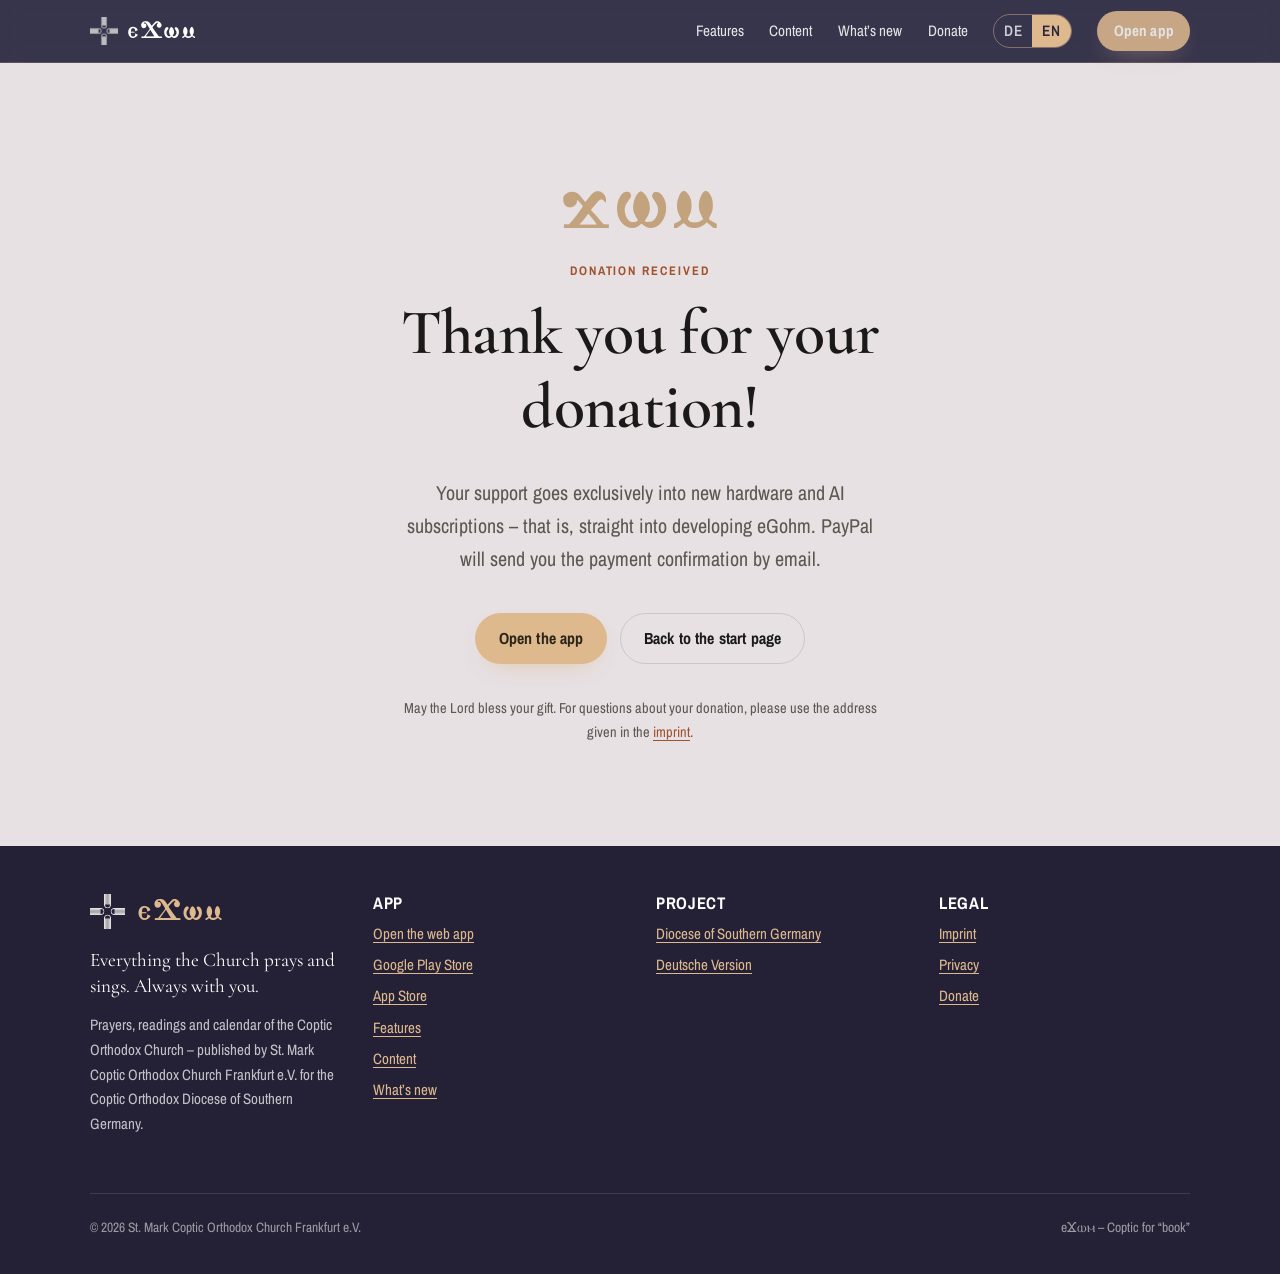
<file: en/thanks/index.html>
<!DOCTYPE html>
<html lang="en">
<head>
<meta charset="utf-8">
<meta name="viewport" content="width=device-width, initial-scale=1">
<title>Thank you for your donation – eGohm</title>
<meta name="description" content="Thank you for donating to eGohm. Your gift goes directly into developing the app.">
<link rel="alternate" hreflang="de" href="../../danke/">
<link rel="alternate" hreflang="en" href="./">
<meta name="theme-color" content="#29263f">
<!-- Confirmation page after the PayPal payment: keep it out of the index. -->
<meta name="robots" content="noindex, follow">
<link rel="icon" href="../../assets/img/app-icon.png" type="image/png">
<link rel="apple-touch-icon" href="../../assets/img/app-icon.png">
<link rel="stylesheet" href="../../assets/css/style.css">
</head>
<body>

<header class="site-header">
  <div class="wrap">
    <a class="wordmark" href="../" aria-label="eGohm – home"><img src="../../assets/img/logo-light.png" width="256" height="256" alt="">eϪⲱⲙ</a>
    <nav class="site-nav" aria-label="Main navigation">
      <a href="../#features">Features</a>
      <a href="../#content">Content</a>
      <a href="../news/">What&rsquo;s new</a>
      <a href="../donate/">Donate</a>
      <span class="lang-switch">
        <a href="../../danke/" hreflang="de">DE</a>
        <a href="./" aria-current="true" hreflang="en">EN</a>
      </span>
      <a class="btn btn--primary btn--sm" href="https://app.egohm.de">Open app</a>
    </nav>
  </div>
</header>

<main>
  <section class="section">
    <div class="wrap">
      <div class="thanks">
        <div class="thanks-mark" aria-hidden="true">ϫⲱⲙ</div>
        <p class="eyebrow">Donation received</p>
        <h1>Thank you for your donation!</h1>
        <p class="lead" style="margin-inline:auto">
          Your support goes exclusively into new hardware and AI subscriptions – that
          is, straight into developing eGohm. PayPal will send you the payment
          confirmation by email.
        </p>
        <div style="margin-top:2rem">
          <a class="btn btn--primary" href="https://app.egohm.de">Open the app</a>
          <a class="btn btn--ghost" href="../" style="border-color:var(--border);color:var(--text);background:transparent">Back to the start page</a>
        </div>
        <p class="donate-note" style="margin-top:2rem">
          May the Lord bless your gift. For questions about your donation, please use
          the address given in the <a href="../imprint/">imprint</a>.
        </p>
      </div>
    </div>
  </section>
</main>

<footer class="site-footer">
  <div class="wrap">
    <div class="footer-grid">
      <div>
        <a class="wordmark" href="../"><img src="../../assets/img/logo-light.png" width="256" height="256" alt="">eϪⲱⲙ</a>
        <p class="footer-claim">Everything the Church prays and sings. Always with you.</p>
        <p style="margin-top:0.8rem">
          Prayers, readings and calendar of the Coptic Orthodox Church – published by
          St. Mark Coptic Orthodox Church Frankfurt e.V. for the Coptic Orthodox Diocese of
          Southern Germany.
        </p>
      </div>
      <div>
        <h3>App</h3>
        <ul>
          <li><a href="https://app.egohm.de">Open the web app</a></li>
          <li><a href="https://play.google.com/store/apps/details?id=de.kopten.app">Google Play Store</a></li>
          <li><a href="https://apps.apple.com/us/app/egohm/id6444137697">App Store</a></li>
          <li><a href="../#features">Features</a></li>
          <li><a href="../#content">Content</a></li>
          <li><a href="../news/">What&rsquo;s new</a></li>
        </ul>
      </div>
      <div>
        <h3>Project</h3>
        <ul>
          <li><a href="https://copticorthodox.church">Diocese of Southern Germany</a></li>
          <li><a href="../../danke/">Deutsche Version</a></li>
        </ul>
      </div>
      <div>
        <h3>Legal</h3>
        <ul>
          <li><a href="../imprint/">Imprint</a></li>
          <li><a href="../privacy/">Privacy</a></li>
          <li><a href="../donate/">Donate</a></li>
        </ul>
      </div>
    </div>
    <div class="footer-bottom">
      <span>© <span data-year>2026</span> St. Mark Coptic Orthodox Church Frankfurt e.V.</span>
      <span>eϪⲱⲙ – Coptic for “book”</span>
    </div>
  </div>
</footer>

<script src="../../assets/js/main.js" defer></script>
</body>
</html>
</file>
<file: assets/css/style.css>
/* ==========================================================================
   eGohm – Promo-Website
   Farben und Typografie folgen dem eGohm-Flex-Theme der App
   (app/lib/core/theme/flutter_flex_theme.dart, Klasse EgohmPalette).
   ========================================================================== */

/* --- Schriften (self-hosted, SIL OFL – siehe assets/fonts/SIL-OFL.txt) --- */
@font-face {
  font-family: 'Cormorant Garamond';
  src: url('../fonts/cormorantgaramond-latin.woff2') format('woff2');
  font-weight: 300 700;
  font-style: normal;
  font-display: swap;
}
@font-face {
  font-family: 'Archivo Narrow';
  src: url('../fonts/archivonarrow-latin.woff2') format('woff2');
  font-weight: 400 700;
  font-style: normal;
  font-display: swap;
}
@font-face {
  font-family: 'eGohm Coptic';
  src: url('../fonts/egohm-coptic.woff2') format('woff2');
  font-weight: 400;
  font-style: normal;
  font-display: swap;
}

/* --- Palette --- */
:root {
  --brown: #483c30;
  --brown-shade: #3f352a;
  --brown-tint: #5a5045;
  --ink: #29263f;
  --ink-shade: #242137;
  --ink-tint: #3e3c52;
  --gold: #deb98e;
  --gold-shade: #c3a37d;
  --gold-tint: #e1c099;
  --accent: #a0522d;

  --surface: #f7f2f5;
  --surface-2: #f1ebee;
  --surface-3: #ece6e9;
  --bg: #e7e1e4;
  --text: #1b1a18;
  --text-muted: #5c574f;
  --border: rgba(72, 60, 48, 0.16);
  --shadow: 0 18px 48px -24px rgba(41, 38, 63, 0.45);

  --radius: 18px;
  --radius-lg: 28px;
  --maxw: 1180px;

  --font-display: 'Cormorant Garamond', 'Iowan Old Style', Georgia, serif;
  --font-body: 'Archivo Narrow', system-ui, -apple-system, 'Segoe UI', sans-serif;
  --font-coptic: 'eGohm Coptic', serif;
}

@media (prefers-color-scheme: dark) {
  :root {
    --surface: #1e1e1e;
    --surface-2: #232227;
    --surface-3: #2a2830;
    --bg: #121212;
    --text: #f2efe9;
    --text-muted: #b3aca1;
    --border: rgba(222, 185, 142, 0.18);
    --shadow: 0 18px 48px -24px rgba(0, 0, 0, 0.75);
    --accent: #deb98e;
  }
}

/* --- Basis --- */
*,
*::before,
*::after {
  box-sizing: border-box;
}

html {
  scroll-behavior: smooth;
  -webkit-text-size-adjust: 100%;
}

body {
  margin: 0;
  background: var(--bg);
  color: var(--text);
  font-family: var(--font-body);
  font-size: 1.0625rem;
  line-height: 1.65;
  overflow-x: hidden;
}

img {
  max-width: 100%;
  display: block;
}

a {
  color: var(--accent);
  text-decoration-thickness: 1px;
  text-underline-offset: 3px;
}

h1,
h2,
h3 {
  font-family: var(--font-display);
  font-weight: 600;
  line-height: 1.15;
  margin: 0 0 0.5em;
  letter-spacing: -0.01em;
}

h1 {
  font-size: clamp(2.4rem, 6vw, 4rem);
}
h2 {
  font-size: clamp(1.9rem, 3.6vw, 2.75rem);
}
h3 {
  font-size: 1.3rem;
}

p {
  margin: 0 0 1rem;
}

.wrap {
  width: 100%;
  max-width: var(--maxw);
  margin-inline: auto;
  padding-inline: clamp(1.1rem, 4vw, 2.5rem);
}

.section {
  padding-block: clamp(3.5rem, 8vw, 6.5rem);
}

.section--alt {
  background: var(--surface);
  border-block: 1px solid var(--border);
}

.eyebrow {
  font-family: var(--font-body);
  text-transform: uppercase;
  letter-spacing: 0.16em;
  font-size: 0.78rem;
  font-weight: 700;
  color: var(--accent);
  margin: 0 0 0.9rem;
}

.lead {
  font-size: clamp(1.05rem, 2vw, 1.25rem);
  color: var(--text-muted);
  max-width: 62ch;
}

.section-head {
  max-width: 70ch;
  margin-bottom: clamp(2rem, 4vw, 3rem);
}

/* --- Wortmarke ---
   Bildmarke (Kreuz aus vier Buchseiten) plus koptische Wortmarke. Die Marke
   liegt auf allen Flächen mit dunklem Grund, deshalb die helle Variante. */
.wordmark {
  display: inline-flex;
  align-items: center;
  gap: 0.4em;
  font-family: var(--font-coptic);
  font-size: 1.5rem;
  line-height: 1;
  letter-spacing: 0.02em;
  color: inherit;
  text-decoration: none;
}

.wordmark img {
  width: 1.15em;
  height: 1.15em;
  flex: none;
}

/* --- Kopfzeile --- */
.site-header {
  position: sticky;
  top: 0;
  z-index: 50;
  background: color-mix(in srgb, var(--ink) 92%, transparent);
  backdrop-filter: blur(10px);
  color: #fff;
  border-bottom: 1px solid rgba(222, 185, 142, 0.22);
}

.site-header .wrap {
  display: flex;
  align-items: center;
  gap: 1.25rem;
  min-height: 62px;
}

.site-header a {
  color: #fff;
}

.site-nav {
  margin-left: auto;
  display: flex;
  align-items: center;
  gap: clamp(0.75rem, 2vw, 1.6rem);
}

.site-nav a {
  font-size: 0.95rem;
  text-decoration: none;
  opacity: 0.86;
}

.site-nav a:hover {
  opacity: 1;
  text-decoration: underline;
}

.lang-switch {
  display: inline-flex;
  border: 1px solid rgba(222, 185, 142, 0.45);
  border-radius: 999px;
  overflow: hidden;
  font-size: 0.8rem;
  font-weight: 600;
  letter-spacing: 0.06em;
}

.lang-switch a {
  padding: 0.2rem 0.62rem;
  text-decoration: none;
  opacity: 0.75;
}

.lang-switch a[aria-current='true'] {
  background: var(--gold);
  color: var(--ink);
  opacity: 1;
}

.nav-toggle {
  display: none;
}

/* Auf schmalen Bildschirmen bleiben nur Sprachwechsel und App-Knopf stehen. */
@media (max-width: 860px) {
  .site-nav > a:not(.btn) {
    display: none;
  }
}

@media (max-width: 480px) {
  .site-header .wrap {
    gap: 0.6rem;
  }
  .wordmark {
    font-size: 1.3rem;
  }
  .site-nav {
    gap: 0.5rem;
  }
  .site-nav .btn--sm {
    padding: 0.38rem 0.7rem;
    font-size: 0.82rem;
  }
}

/* --- Buttons --- */
.btn {
  display: inline-flex;
  align-items: center;
  justify-content: center;
  gap: 0.5rem;
  padding: 0.72rem 1.4rem;
  border-radius: 999px;
  font-family: var(--font-body);
  font-weight: 700;
  font-size: 1rem;
  letter-spacing: 0.01em;
  text-decoration: none;
  border: 1px solid transparent;
  cursor: pointer;
  transition: transform 0.15s ease, box-shadow 0.15s ease, background 0.15s ease;
}

.btn:hover {
  transform: translateY(-1px);
}

.btn--primary {
  background: var(--gold);
  color: #2b2418;
  box-shadow: 0 10px 26px -14px rgba(222, 185, 142, 0.9);
}

.btn--primary:hover {
  background: var(--gold-tint);
}

.btn--ghost {
  border-color: rgba(222, 185, 142, 0.55);
  color: #fff;
  background: rgba(255, 255, 255, 0.04);
}

.btn--ghost:hover {
  background: rgba(255, 255, 255, 0.1);
}

.btn--sm {
  padding: 0.42rem 0.95rem;
  font-size: 0.9rem;
}

.btn svg {
  width: 1.05em;
  height: 1.05em;
  flex: none;
}

/* --- Hero --- */
.hero {
  position: relative;
  color: #fff;
  background:
    radial-gradient(120% 90% at 88% 6%, rgba(222, 185, 142, 0.28), transparent 58%),
    linear-gradient(150deg, var(--ink) 0%, var(--ink-shade) 42%, var(--brown) 100%);
  overflow: hidden;
}

.hero::after {
  content: '';
  position: absolute;
  inset-inline: 0;
  bottom: 0;
  height: 1px;
  background: linear-gradient(90deg, transparent, var(--gold), transparent);
  opacity: 0.6;
}

.hero .wrap {
  display: grid;
  grid-template-columns: minmax(0, 1.2fr) minmax(0, 0.8fr);
  gap: clamp(2rem, 5vw, 4rem);
  align-items: center;
  padding-block: clamp(3rem, 7vw, 5.5rem);
}

.hero h1 {
  color: #fff;
}

/* Lockup im Hero: Bildmarke neben der Wortmarke, mittig ausgerichtet */
.hero-lockup {
  display: flex;
  align-items: center;
  gap: clamp(0.7rem, 2vw, 1.2rem);
  margin-bottom: 0.5rem;
}

.hero-lockup img {
  width: clamp(3.4rem, 8vw, 5.2rem);
  height: clamp(3.4rem, 8vw, 5.2rem);
  flex: none;
}

/* .hero p greift auch auf das Eyebrow (beides <p>) und überschreibt dort
   Schriftgröße und Breite – beides hier zurückholen. */
.hero .eyebrow {
  color: var(--gold);
  font-size: 0.82rem;
  max-width: none;
  margin-bottom: 0.7rem;
}

/* Slogan als Hero-Überschrift. Etwas kleiner als die globale h1, weil der
   Claim zwei Sätze lang ist – aber bewusst über der h2 der Abschnitte
   (2.75rem), damit die Hierarchie stimmt. Jeder Satz steht auf einer eigenen
   Zeile; sonst bliebe je nach Spaltenbreite ein einzelnes Wort allein stehen. */
.hero-claim {
  font-size: clamp(2.1rem, 4.6vw, 3.4rem);
}

.hero-claim span {
  display: block;
  /* Bricht ein Satz doch um, verteilt balance die Wörter gleichmäßig statt ein
     einzelnes Wort allein zu lassen. Ältere Browser ignorieren die Zeile. */
  text-wrap: balance;
}

.hero .hero-coptic {
  font-family: var(--font-coptic);
  font-size: clamp(2.6rem, 7vw, 4.4rem);
  color: var(--gold);
  line-height: 1;
  display: block;
}

.hero p {
  color: rgba(255, 255, 255, 0.82);
  font-size: clamp(1.05rem, 2vw, 1.28rem);
  max-width: 46ch;
}

.hero-actions {
  display: flex;
  flex-wrap: wrap;
  gap: 0.8rem;
  margin-top: 1.8rem;
}

.hero-note {
  margin-top: 1.1rem;
  font-size: 0.9rem;
  color: rgba(255, 255, 255, 0.6);
}

.hero-visual {
  position: relative;
  display: flex;
  justify-content: center;
}

/* Zierleiste im Stil der Reader-Kopfzeile */
.ornament {
  display: flex;
  align-items: center;
  gap: 0.55rem;
  color: var(--gold);
  font-size: 0.7rem;
  letter-spacing: 0.5em;
  opacity: 0.8;
  margin-bottom: 1.2rem;
  user-select: none;
}

/* --- Telefon-Rahmen --- */
.phone {
  position: relative;
  width: min(300px, 78vw);
  border-radius: 34px;
  padding: 9px;
  background: linear-gradient(160deg, #4a4438, #211f21 60%);
  box-shadow: 0 40px 70px -30px rgba(0, 0, 0, 0.65), 0 0 0 1px rgba(222, 185, 142, 0.25);
  flex: none;
}

.phone img {
  border-radius: 26px;
  width: 100%;
  height: auto;
  background: var(--surface-2);
}

.phone--tall img {
  max-height: 620px;
  object-fit: cover;
  object-position: top;
}

.phone::before {
  content: '';
  position: absolute;
  top: 16px;
  left: 50%;
  transform: translateX(-50%);
  width: 62px;
  height: 5px;
  border-radius: 999px;
  background: rgba(255, 255, 255, 0.22);
  z-index: 2;
}

/* --- Kennzahlen --- */
.stats {
  display: grid;
  grid-template-columns: repeat(auto-fit, minmax(150px, 1fr));
  gap: 1px;
  background: var(--border);
  border: 1px solid var(--border);
  border-radius: var(--radius);
  overflow: hidden;
}

.stat {
  background: var(--surface);
  padding: 1.5rem 1.2rem;
  text-align: center;
}

.stat b {
  display: block;
  font-family: var(--font-display);
  font-size: clamp(1.9rem, 4vw, 2.6rem);
  font-weight: 600;
  color: var(--accent);
  line-height: 1;
}

.stat span {
  display: block;
  margin-top: 0.45rem;
  font-size: 0.9rem;
  color: var(--text-muted);
}

/* --- Feature-Karten --- */
.cards {
  display: grid;
  grid-template-columns: repeat(auto-fit, minmax(min(100%, 290px), 1fr));
  gap: clamp(1rem, 2vw, 1.5rem);
}

.card {
  background: var(--surface);
  border: 1px solid var(--border);
  border-radius: var(--radius);
  padding: 1.6rem 1.5rem;
  box-shadow: var(--shadow);
}

.card h3 {
  margin-bottom: 0.35rem;
}

.card p {
  margin: 0;
  color: var(--text-muted);
  font-size: 0.98rem;
}

.card-icon {
  width: 44px;
  height: 44px;
  border-radius: 13px;
  display: grid;
  place-items: center;
  margin-bottom: 1rem;
  background: linear-gradient(150deg, var(--gold-tint), var(--gold-shade));
  color: #3f352a;
}

.card-icon svg {
  width: 24px;
  height: 24px;
}

/* --- Wechselnde Bild/Text-Blöcke --- */
.split {
  display: grid;
  grid-template-columns: minmax(0, 1fr) minmax(0, 1fr);
  gap: clamp(2rem, 6vw, 4.5rem);
  align-items: center;
}

.split + .split {
  margin-top: clamp(3.5rem, 7vw, 6rem);
}

.split--reverse .split-visual {
  order: -1;
}

.split-visual {
  display: flex;
  justify-content: center;
}

.split-text ul {
  margin: 1.2rem 0 0;
  padding: 0;
  list-style: none;
}

.split-text li {
  position: relative;
  padding-left: 1.6rem;
  margin-bottom: 0.55rem;
  color: var(--text-muted);
}

.split-text li::before {
  content: '✧';
  position: absolute;
  left: 0;
  top: 0;
  color: var(--gold-shade);
}

/* --- Sprachen --- */
.langs {
  display: grid;
  grid-template-columns: repeat(auto-fit, minmax(min(100%, 200px), 1fr));
  gap: 1rem;
  margin-top: 2rem;
}

.lang-card {
  border: 1px solid var(--border);
  border-radius: var(--radius);
  padding: 1.2rem 1.3rem;
  background: var(--surface);
}

.lang-card b {
  display: block;
  font-size: 0.82rem;
  letter-spacing: 0.12em;
  text-transform: uppercase;
  color: var(--accent);
  margin-bottom: 0.5rem;
}

.lang-card .sample {
  font-size: 1.15rem;
  line-height: 1.5;
}

.sample--cop {
  font-family: var(--font-coptic);
}

.sample--ara {
  font-family: 'Noto Naskh Arabic', 'Geeza Pro', serif;
  direction: rtl;
  text-align: right;
}

/* --- Download --- */
.download-grid {
  display: grid;
  grid-template-columns: repeat(auto-fit, minmax(min(100%, 260px), 1fr));
  gap: 1.2rem;
  margin-top: 2rem;
}

.platform {
  border: 1px solid rgba(222, 185, 142, 0.3);
  border-radius: var(--radius);
  padding: 1.5rem;
  background: rgba(255, 255, 255, 0.05);
}

.platform h3 {
  color: #fff;
  margin-bottom: 0.3rem;
}

.platform p {
  color: rgba(255, 255, 255, 0.72);
  font-size: 0.95rem;
}

.platform .btn {
  margin-top: 0.6rem;
}

.section--dark {
  background: linear-gradient(150deg, var(--brown) 0%, var(--ink-shade) 100%);
  color: #fff;
}

.section--dark h2,
.section--dark h3 {
  color: #fff;
}

.section--dark .lead {
  color: rgba(255, 255, 255, 0.78);
}

.section--dark .eyebrow {
  color: var(--gold);
}

/* --- Unterseiten (Spenden, Danke, Impressum, Datenschutz) --- */
.page-hero {
  background:
    radial-gradient(110% 120% at 88% 0%, rgba(222, 185, 142, 0.22), transparent 60%),
    linear-gradient(150deg, var(--ink) 0%, var(--ink-shade) 55%, var(--brown) 100%);
  color: #fff;
  padding-block: clamp(2.6rem, 6vw, 4.2rem);
}

.page-hero h1 {
  color: #fff;
  font-size: clamp(2rem, 4.6vw, 3.1rem);
  margin-bottom: 0.4em;
}

.page-hero p {
  color: rgba(255, 255, 255, 0.8);
  max-width: 58ch;
  margin: 0;
}

.page-hero .eyebrow {
  color: var(--gold);
}

/* Lauftext-Spalte für rechtliche Seiten */
.prose {
  max-width: 72ch;
}

.prose h2 {
  font-size: clamp(1.45rem, 2.6vw, 1.9rem);
  margin-top: 2.4rem;
}

.prose h3 {
  margin-top: 1.8rem;
  font-family: var(--font-body);
  font-size: 1.05rem;
  letter-spacing: 0.03em;
  text-transform: uppercase;
}

.prose ul {
  padding-left: 1.2rem;
}

.prose li {
  margin-bottom: 0.4rem;
}

.prose > h2:first-child {
  margin-top: 0;
}

/* Noch zu füllende Abschnitte sichtbar markieren */
.placeholder {
  border: 1px dashed var(--gold-shade);
  border-radius: var(--radius);
  background: color-mix(in srgb, var(--gold) 12%, transparent);
  padding: 1rem 1.2rem;
  margin: 0 0 1.4rem;
  color: var(--text-muted);
  font-size: 0.96rem;
}

.placeholder b {
  color: var(--accent);
  display: block;
  margin-bottom: 0.2rem;
  font-size: 0.82rem;
  letter-spacing: 0.12em;
  text-transform: uppercase;
}

/* Spendenkarte mit PayPal-Formular */
.donate-grid {
  display: grid;
  grid-template-columns: minmax(0, 1fr) minmax(0, 0.85fr);
  gap: clamp(1.6rem, 4vw, 3rem);
  align-items: start;
}

.donate-box {
  background: var(--surface);
  border: 1px solid var(--border);
  border-radius: var(--radius-lg);
  box-shadow: var(--shadow);
  padding: clamp(1.5rem, 3vw, 2.2rem);
  text-align: center;
}

.donate-box h2 {
  font-size: 1.6rem;
  margin-bottom: 0.6rem;
}

.donate-box form {
  margin: 1.4rem 0 0.6rem;
}

.donate-box input[type='image'] {
  cursor: pointer;
  max-width: 100%;
}

.donate-note {
  font-size: 0.9rem;
  color: var(--text-muted);
  margin: 0.8rem 0 0;
}

.usage-list {
  list-style: none;
  margin: 1.4rem 0 0;
  padding: 0;
}

.usage-list li {
  display: flex;
  gap: 0.8rem;
  align-items: flex-start;
  padding: 0.9rem 0;
  border-top: 1px solid var(--border);
}

.usage-list li:last-child {
  border-bottom: 1px solid var(--border);
}

.usage-list .usage-icon {
  flex: none;
  width: 34px;
  height: 34px;
  border-radius: 10px;
  display: grid;
  place-items: center;
  background: linear-gradient(150deg, var(--gold-tint), var(--gold-shade));
  color: #3f352a;
}

.usage-list svg {
  width: 19px;
  height: 19px;
}

.usage-list b {
  display: block;
}

.usage-list span {
  color: var(--text-muted);
  font-size: 0.95rem;
}

@media (max-width: 860px) {
  .donate-grid {
    grid-template-columns: minmax(0, 1fr);
  }
}

/* Bestätigungsseite nach der Spende */
.thanks {
  text-align: center;
  max-width: 60ch;
  margin-inline: auto;
}

.thanks-mark {
  font-family: var(--font-coptic);
  font-size: clamp(3rem, 9vw, 5rem);
  color: var(--gold-shade);
  line-height: 1;
  margin-bottom: 1rem;
}

.thanks .btn {
  margin: 0.4rem 0.3rem 0;
}

/* --- Fußzeile --- */
.site-footer {
  background: var(--ink-shade);
  color: rgba(255, 255, 255, 0.72);
  padding-block: 3rem 2.2rem;
  font-size: 0.94rem;
}

.site-footer a {
  color: var(--gold);
}

.site-footer .wordmark {
  font-size: 1.9rem;
  color: var(--gold);
}

/* Slogan unter der Wortmarke */
.footer-claim {
  font-family: var(--font-display);
  font-size: 1.2rem;
  line-height: 1.35;
  color: #fff;
  margin: 0.7rem 0 0;
}

.footer-grid {
  display: grid;
  grid-template-columns: repeat(auto-fit, minmax(min(100%, 220px), 1fr));
  gap: 2rem;
}

.site-footer h3 {
  color: #fff;
  font-size: 1.05rem;
  font-family: var(--font-body);
  letter-spacing: 0.04em;
  text-transform: uppercase;
  font-weight: 700;
}

.site-footer ul {
  list-style: none;
  margin: 0;
  padding: 0;
}

.site-footer li {
  margin-bottom: 0.4rem;
}

.footer-bottom {
  margin-top: 2.5rem;
  padding-top: 1.4rem;
  border-top: 1px solid rgba(255, 255, 255, 0.12);
  display: flex;
  flex-wrap: wrap;
  gap: 0.8rem 1.5rem;
  justify-content: space-between;
  font-size: 0.85rem;
  color: rgba(255, 255, 255, 0.55);
}

/* --- Einblenden beim Scrollen ---
   Nur wenn JavaScript läuft (`html.js`), sonst bleibt alles sichtbar. */
.js .reveal {
  opacity: 0;
  transform: translateY(18px);
  transition: opacity 0.6s ease, transform 0.6s ease;
}

.js .reveal.is-visible {
  opacity: 1;
  transform: none;
}

@media (prefers-reduced-motion: reduce) {
  html {
    scroll-behavior: auto;
  }
  .js .reveal {
    opacity: 1;
    transform: none;
    transition: none;
  }
  .btn:hover {
    transform: none;
  }
}

/* --- Schmale Bildschirme --- */
@media (max-width: 900px) {
  .hero .wrap,
  .split {
    grid-template-columns: minmax(0, 1fr);
  }

  .hero-visual,
  .split-visual {
    order: 2;
  }

  .split--reverse .split-visual {
    order: 2;
  }
}
</file>
